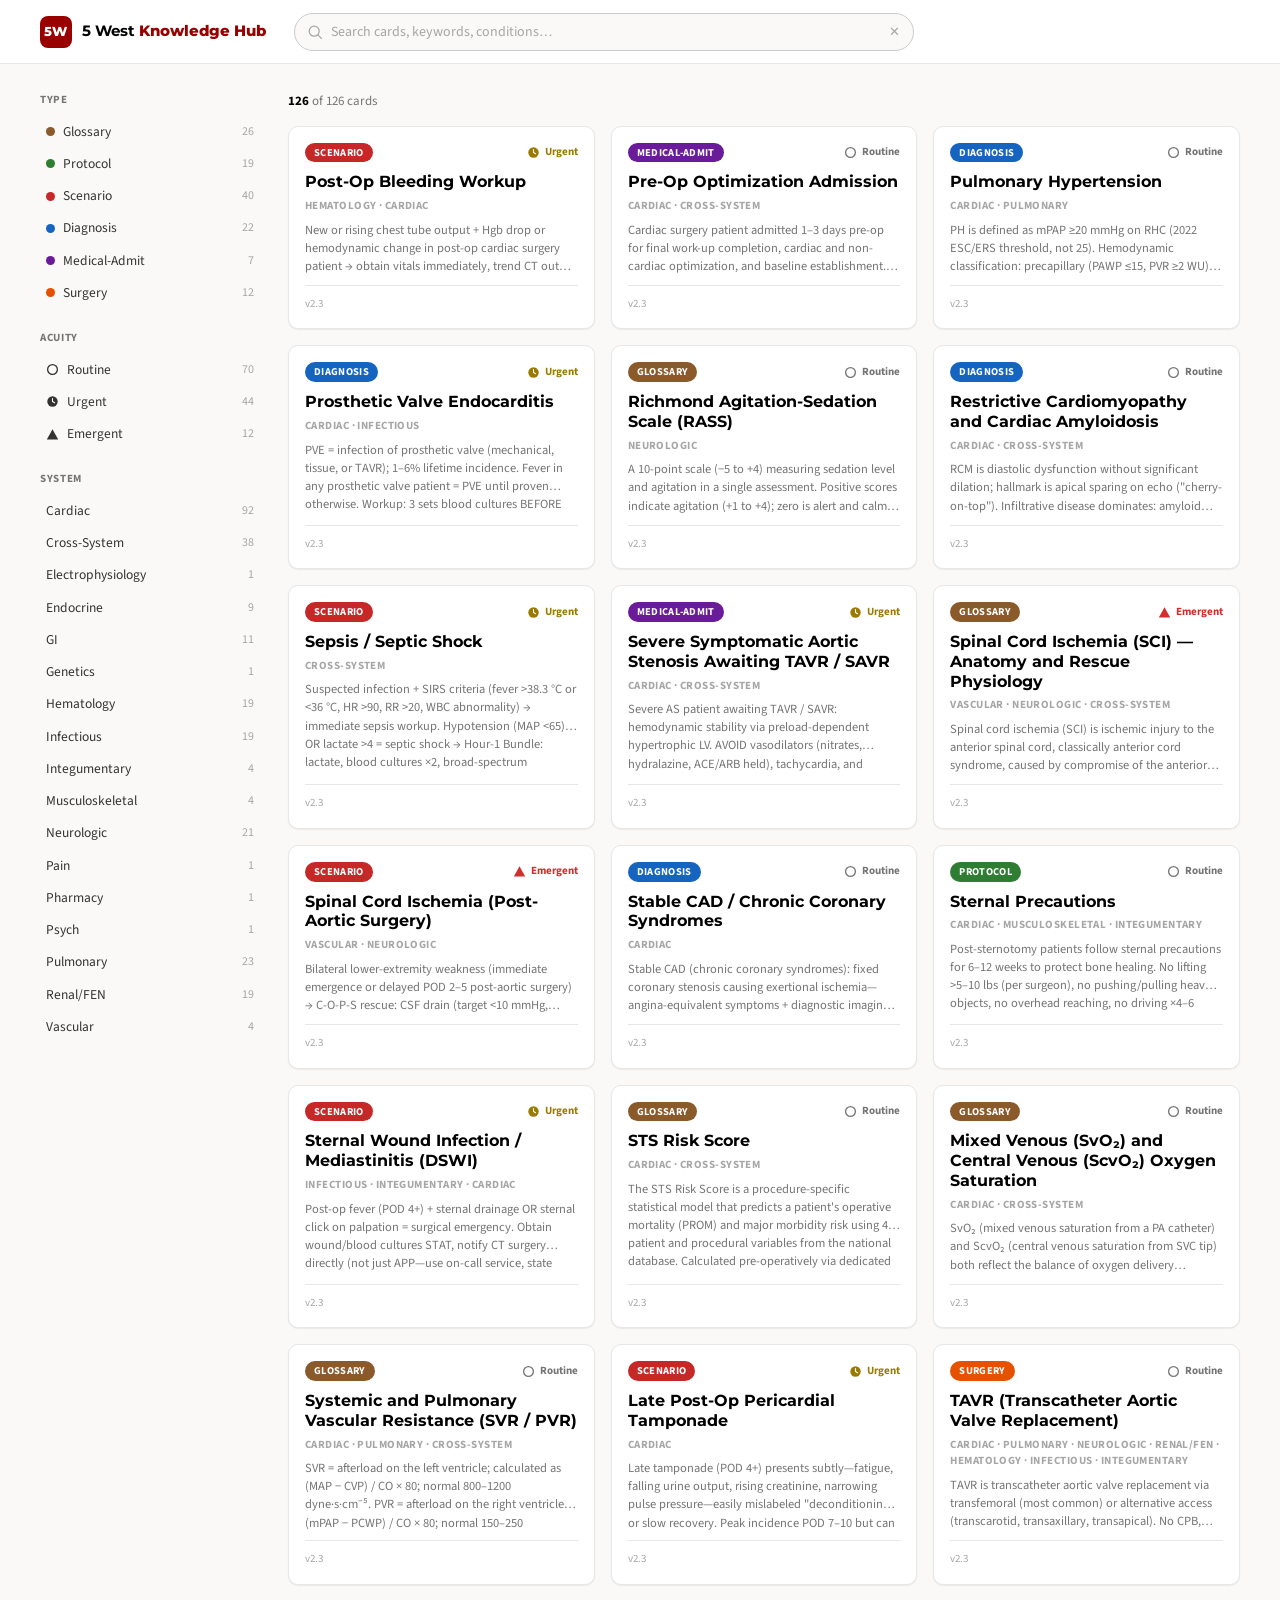
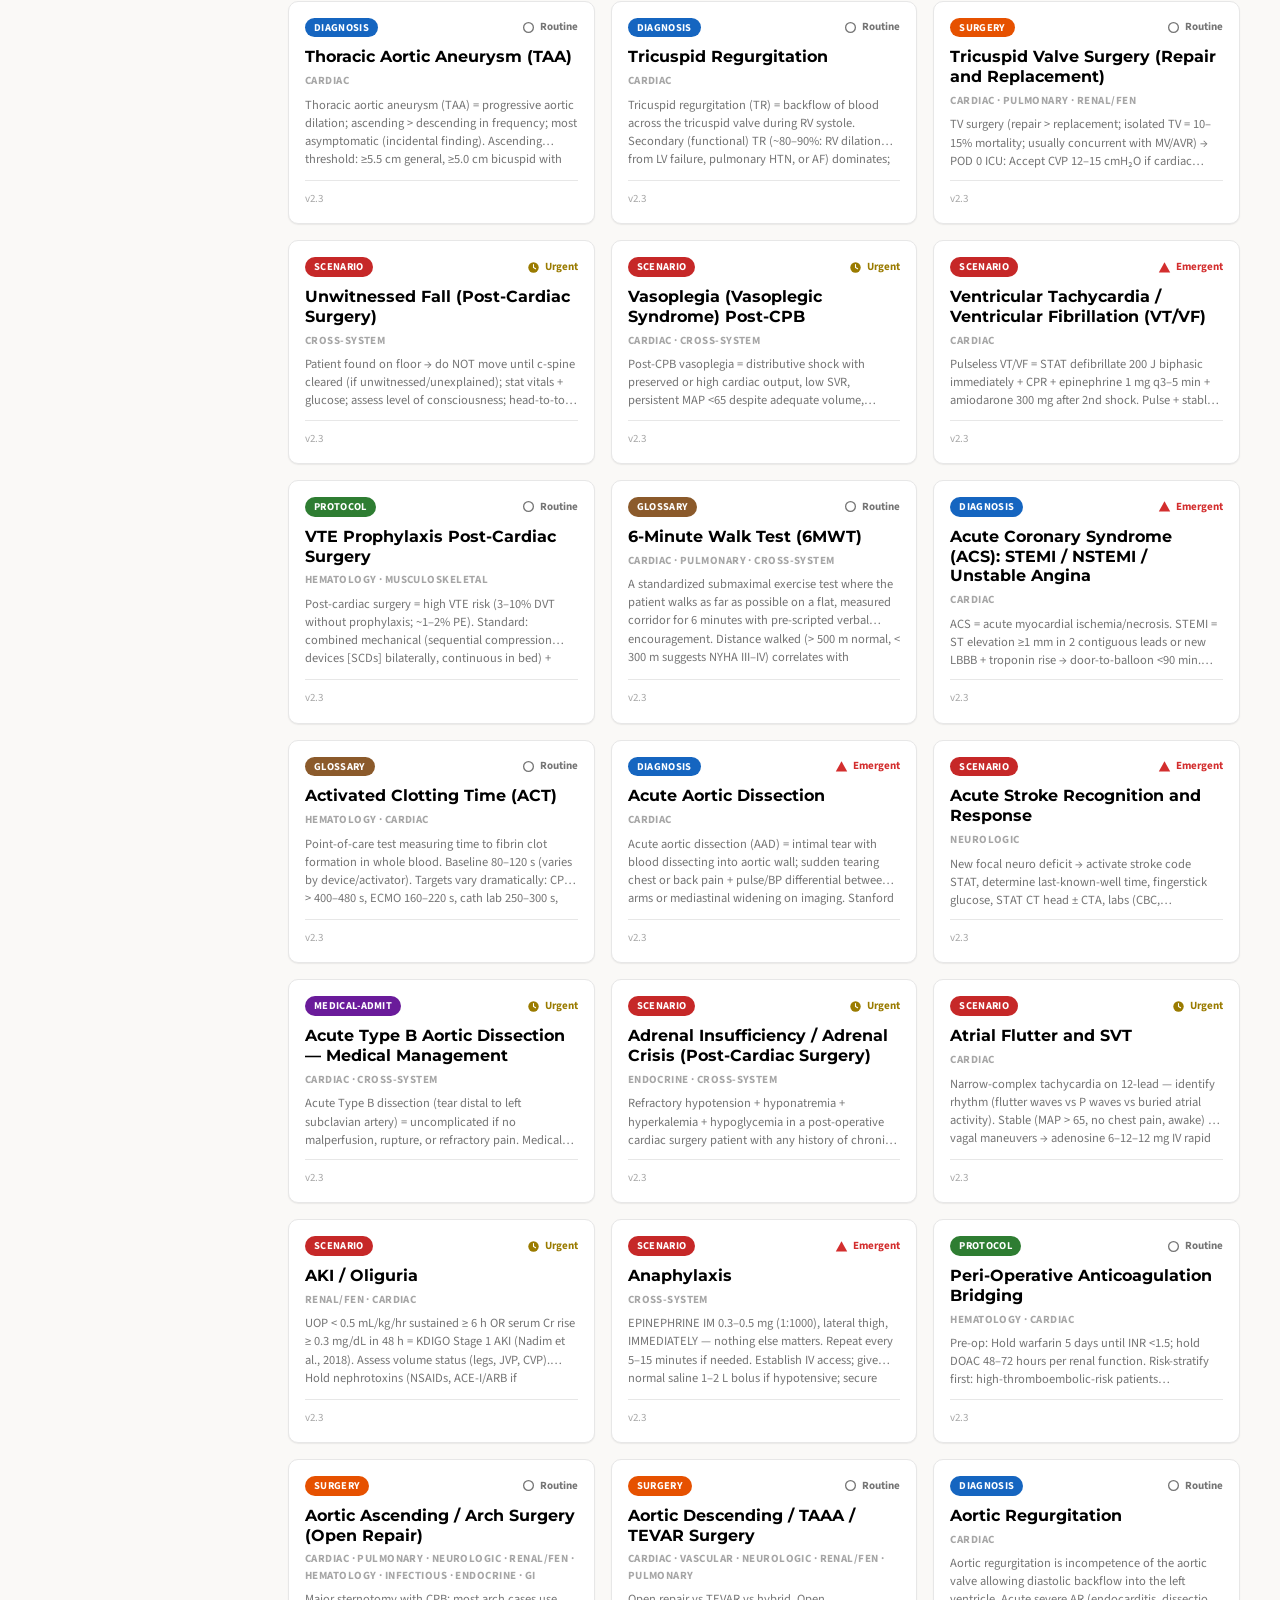
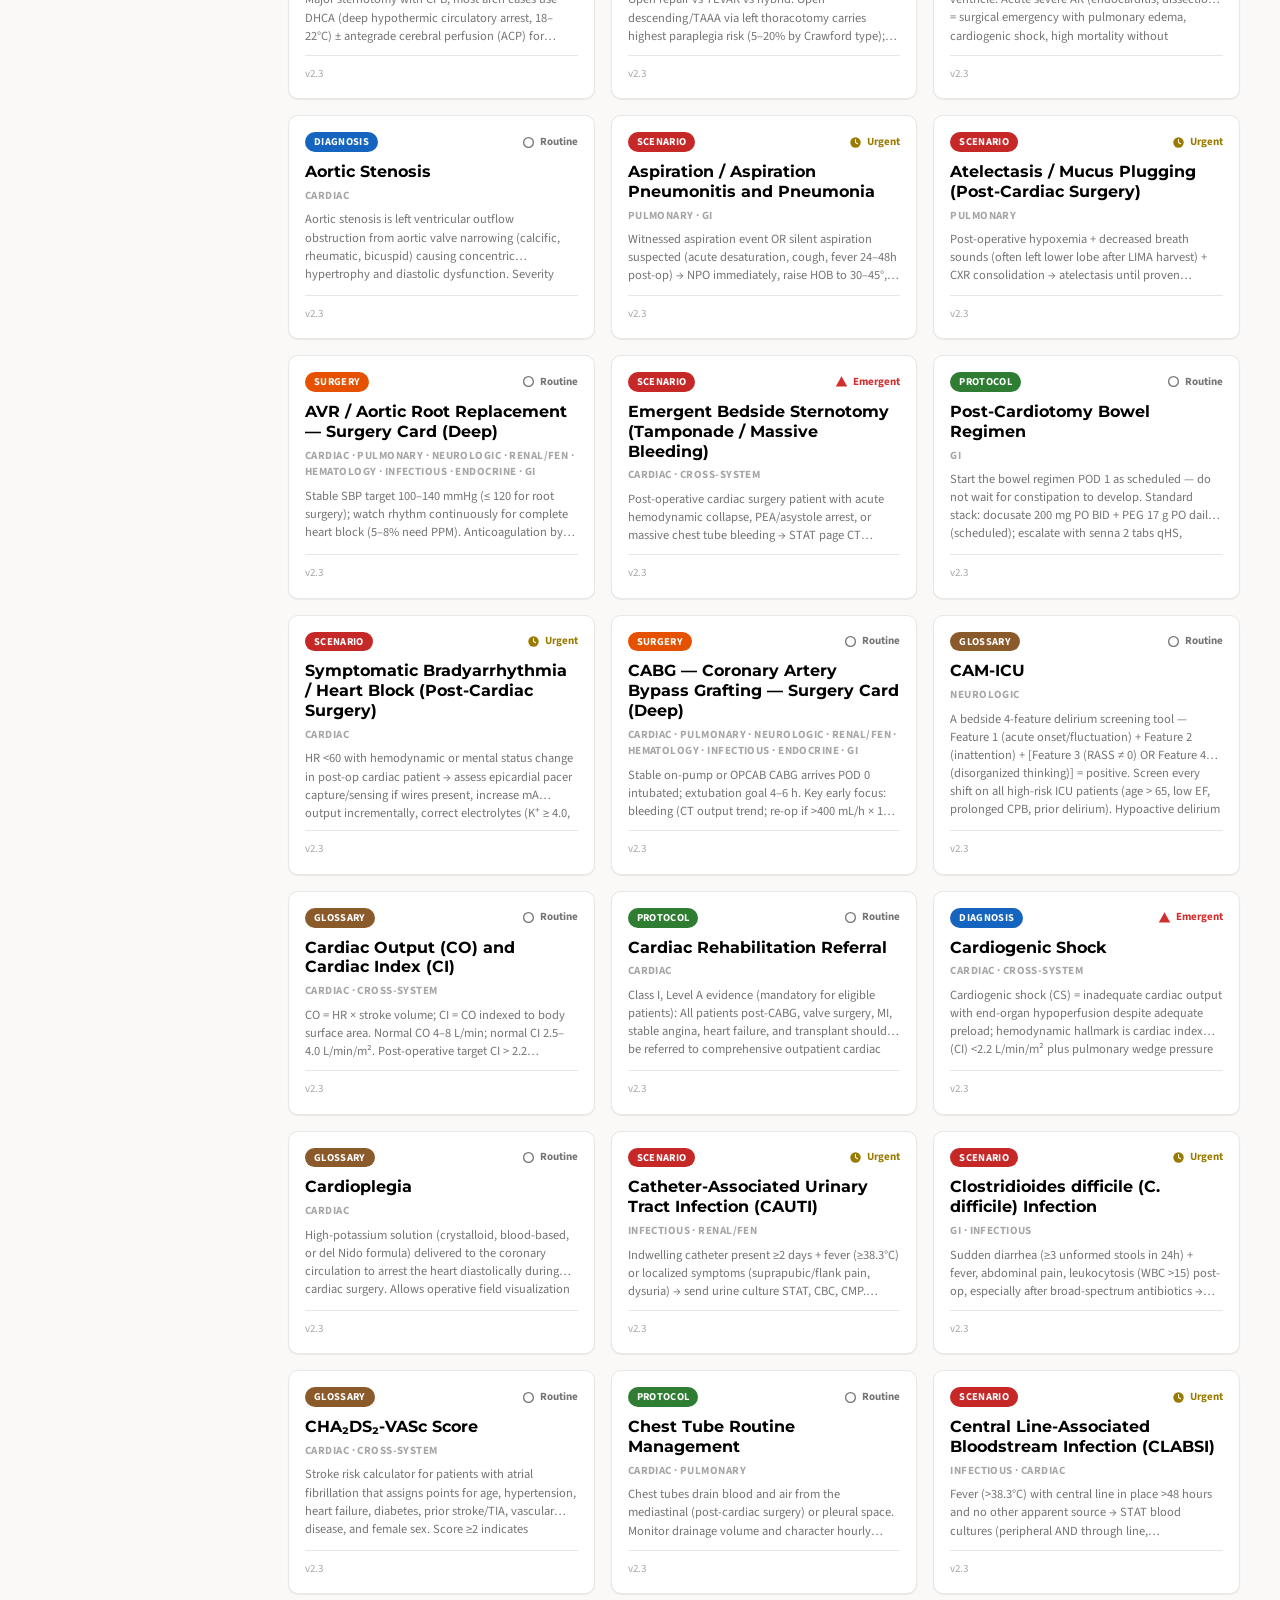
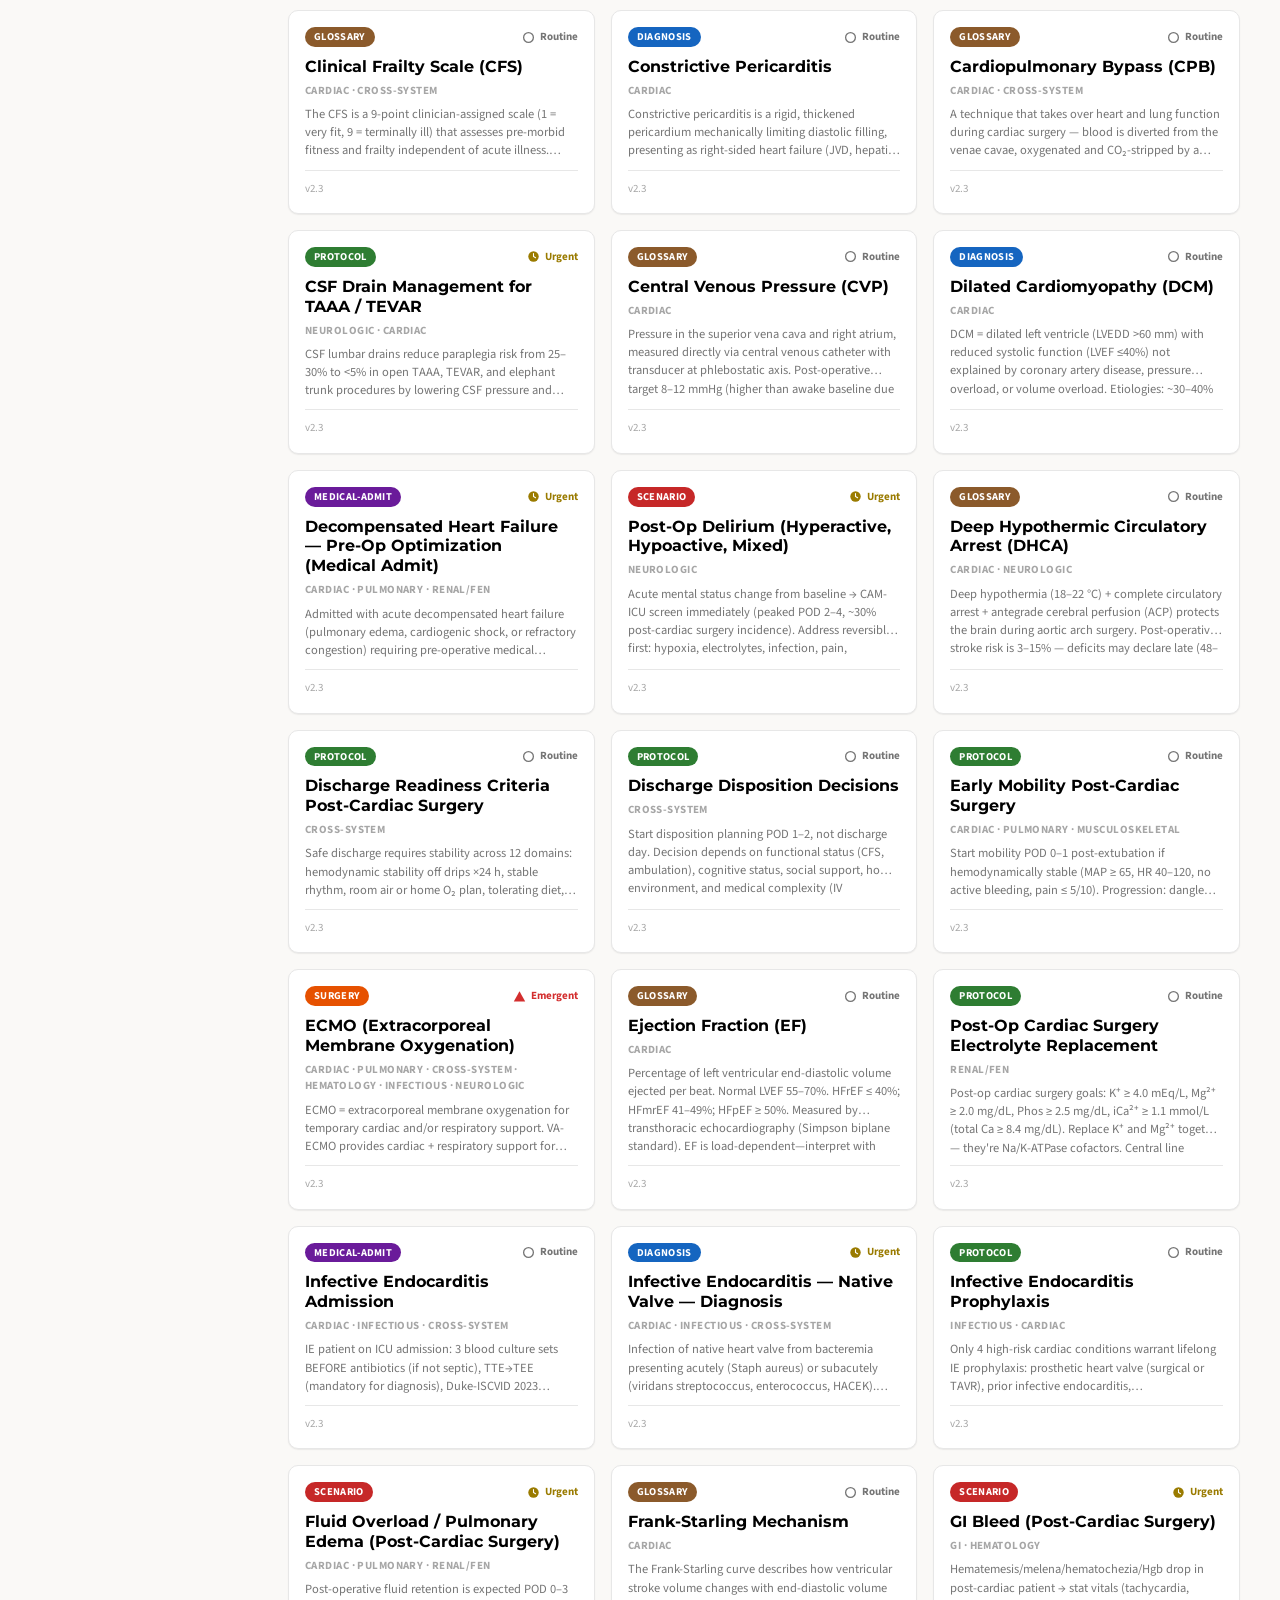
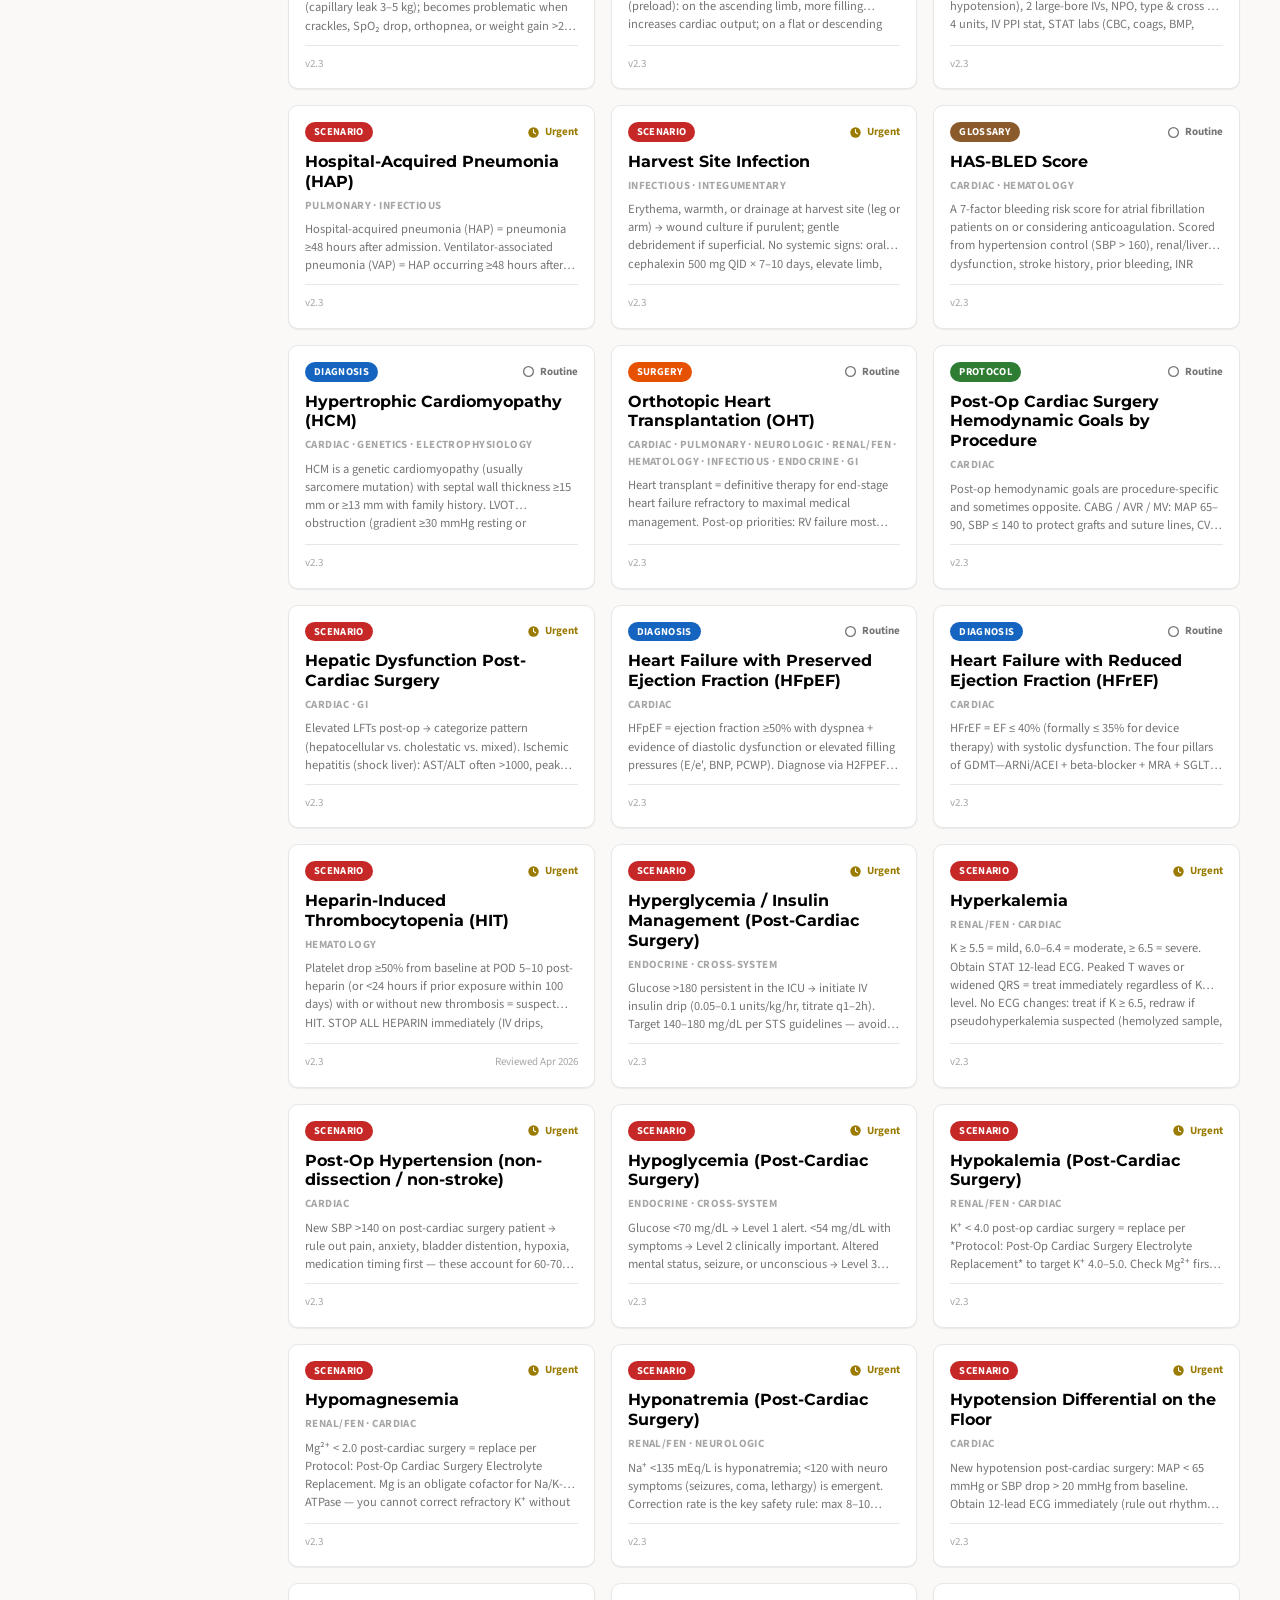
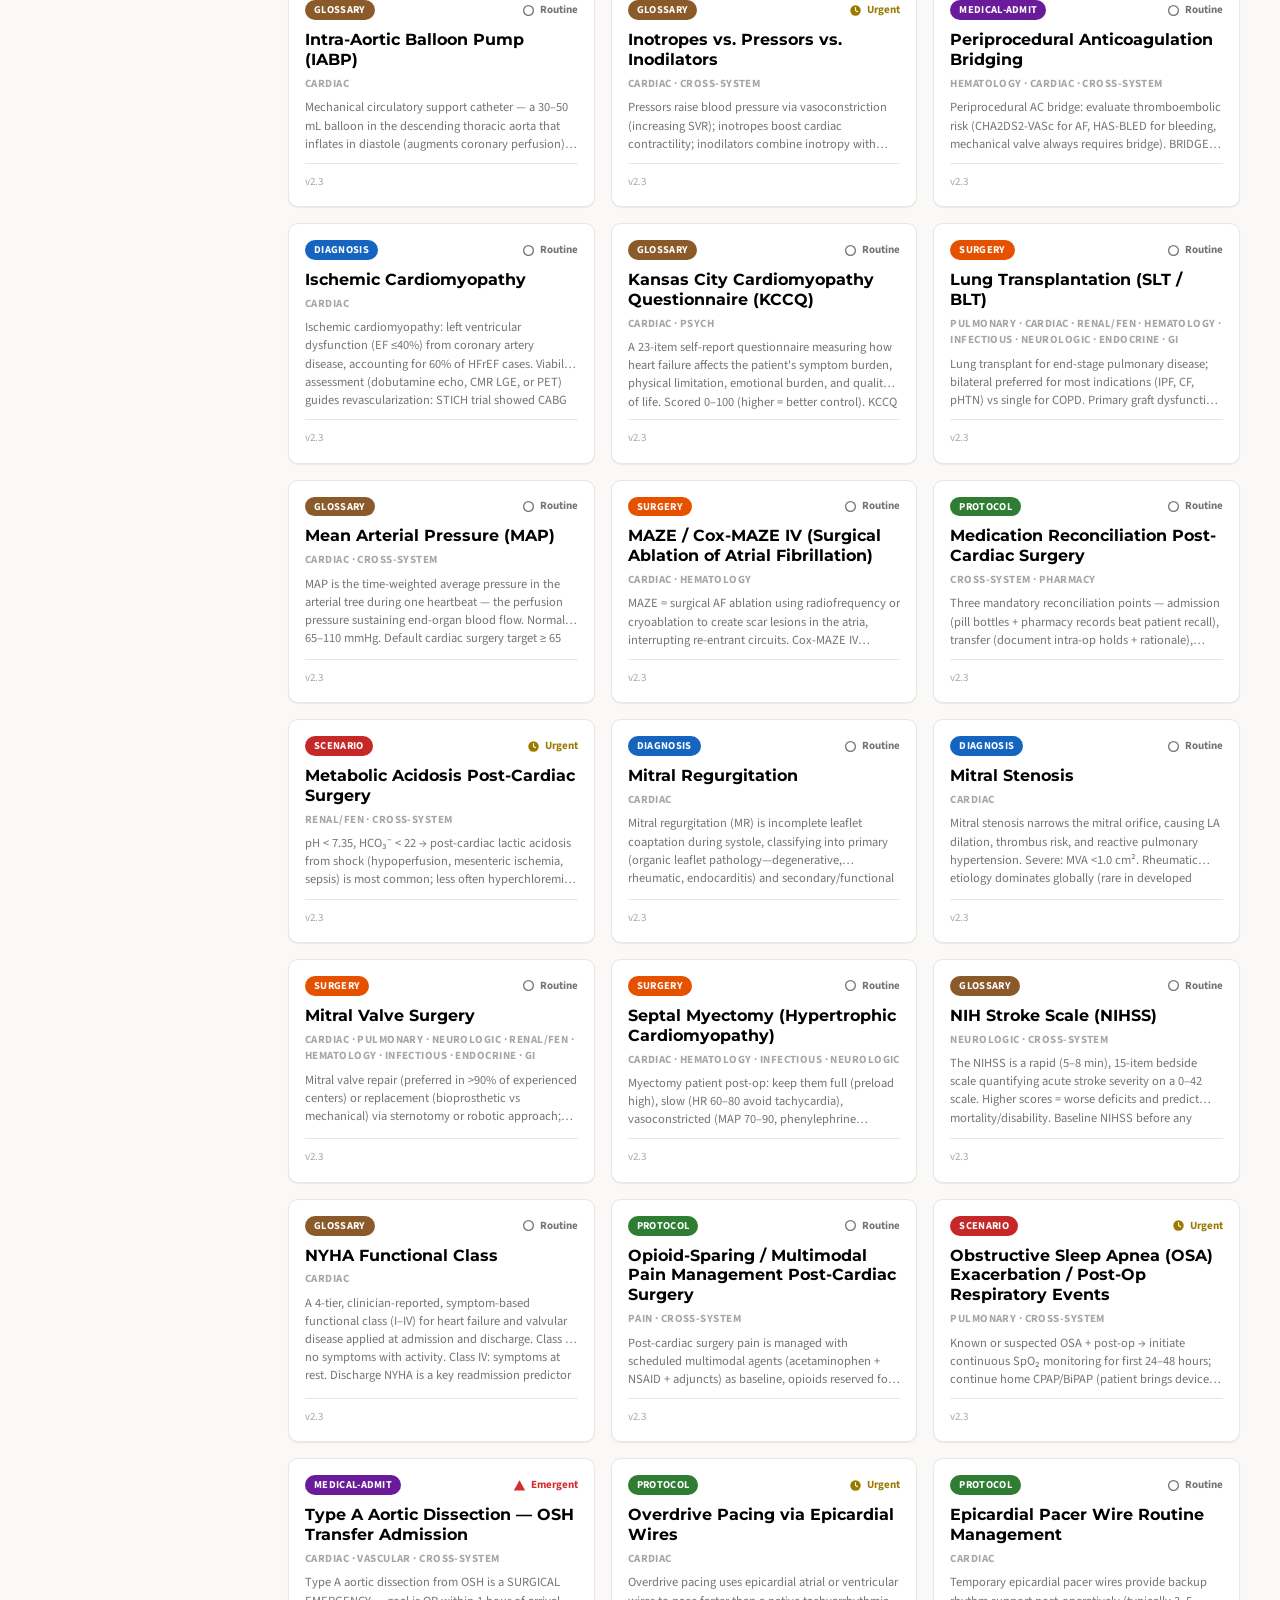
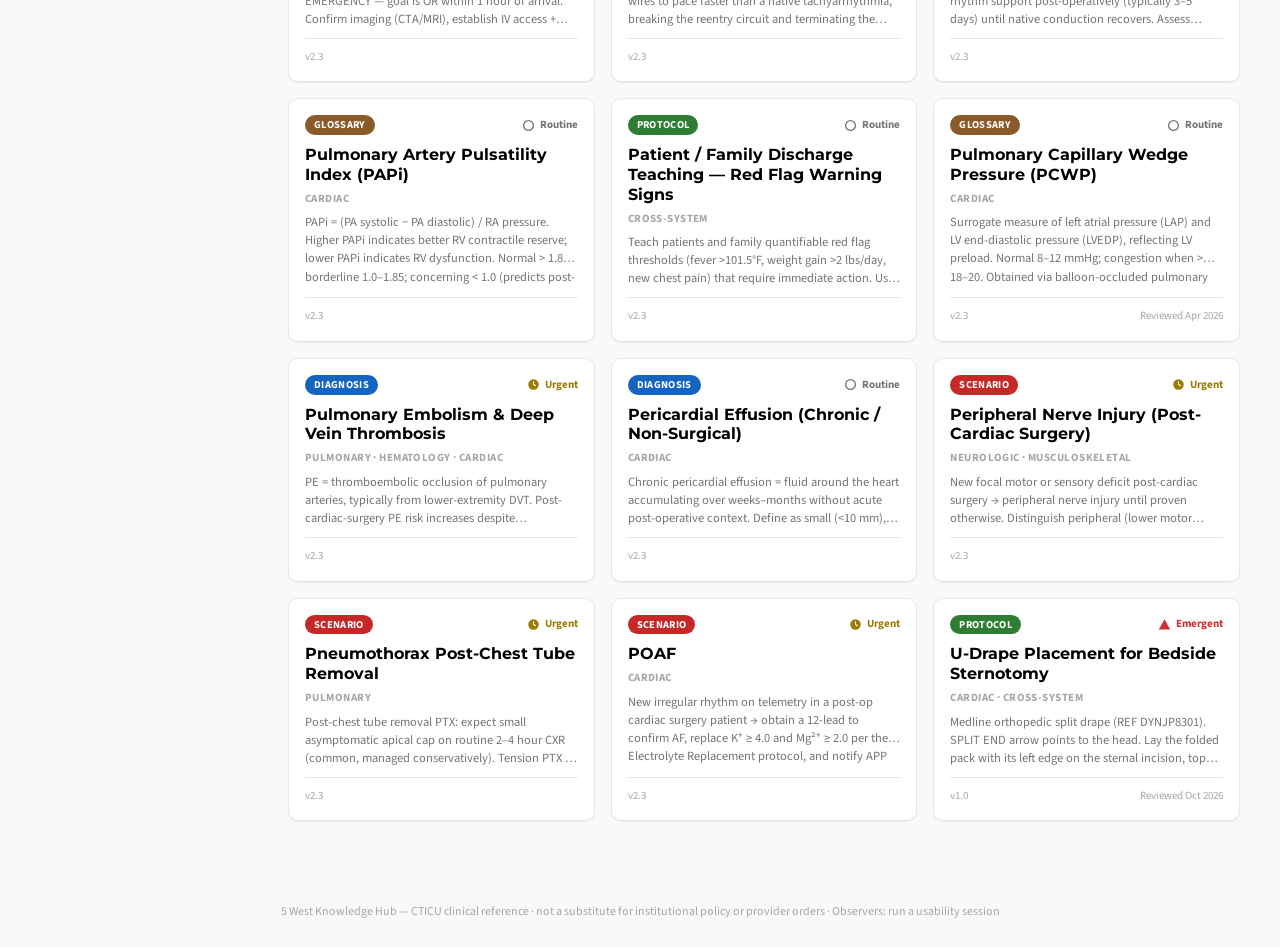
<file: index.html>
<!doctype html>
<html lang="en">
<head>
  <meta charset="utf-8">
  <meta name="viewport" content="width=device-width, initial-scale=1">
  <title>5 West Knowledge Hub</title>
  <meta name="robots" content="noindex, nofollow, noarchive">
  <link rel="icon" href="data:image/svg+xml,<svg xmlns=%22http://www.w3.org/2000/svg%22 viewBox=%220 0 100 100%22><rect width=%22100%22 height=%22100%22 rx=%2218%22 fill=%22%23990000%22/><text x=%2250%22 y=%2266%22 font-size=%2258%22 font-family=%22Georgia,serif%22 font-weight=%22700%22 fill=%22%23fff%22 text-anchor=%22middle%22>5W</text></svg>">
  <link rel="preconnect" href="https://fonts.googleapis.com">
  <link rel="preconnect" href="https://fonts.gstatic.com" crossorigin>
  <link href="https://fonts.googleapis.com/css2?family=Source+Sans+3:ital,wght@0,400;0,600;0,700;0,900;1,400&family=Montserrat:wght@700;800&display=swap" rel="stylesheet">
  <!-- cache-bust manually: bump ?v=N whenever style.css/app.js change --
       caught live: GitHub Pages/CDN caching served a stale stylesheet to a
       verification check even in a brand-new browser tab, while a direct
       no-cache fetch of the same URL showed the current file. Real users
       hitting the site after an update would hit the same staleness. -->
  <link rel="stylesheet" href="css/style.css?v=2">
</head>
<body>

  <header class="topbar">
    <div class="topbar-inner">
      <a href="#/" class="wordmark">
        <span class="wordmark-mark">5W</span>
        <span class="wordmark-text">5 West <strong>Knowledge Hub</strong></span>
      </a>
      <div class="search-shell" id="global-search-shell">
        <svg class="search-icon" viewBox="0 0 20 20" width="16" height="16" aria-hidden="true"><circle cx="9" cy="9" r="6.25" fill="none" stroke="currentColor" stroke-width="1.6"/><line x1="13.6" y1="13.6" x2="18" y2="18" stroke="currentColor" stroke-width="1.6" stroke-linecap="round"/></svg>
        <input type="search" id="global-search" placeholder="Search cards, keywords, conditions…" autocomplete="off" aria-label="Search cards">
        <button type="button" id="global-search-clear" class="search-clear" aria-label="Clear search" hidden>✕</button>
      </div>
    </div>
  </header>

  <main id="app" role="main"></main>

  <footer class="site-footer">
    <span>5 West Knowledge Hub — CTICU clinical reference · not a substitute for institutional policy or provider orders</span>
    <span> · <a href="https://scottbrickner.github.io/hub-pssuq/?hub=5w" target="_blank" rel="noopener" style="color:inherit">Observers: run a usability session</a></span>
  </footer>

  <script src="js/app.js?v=2"></script>
</body>
</html>
</file>
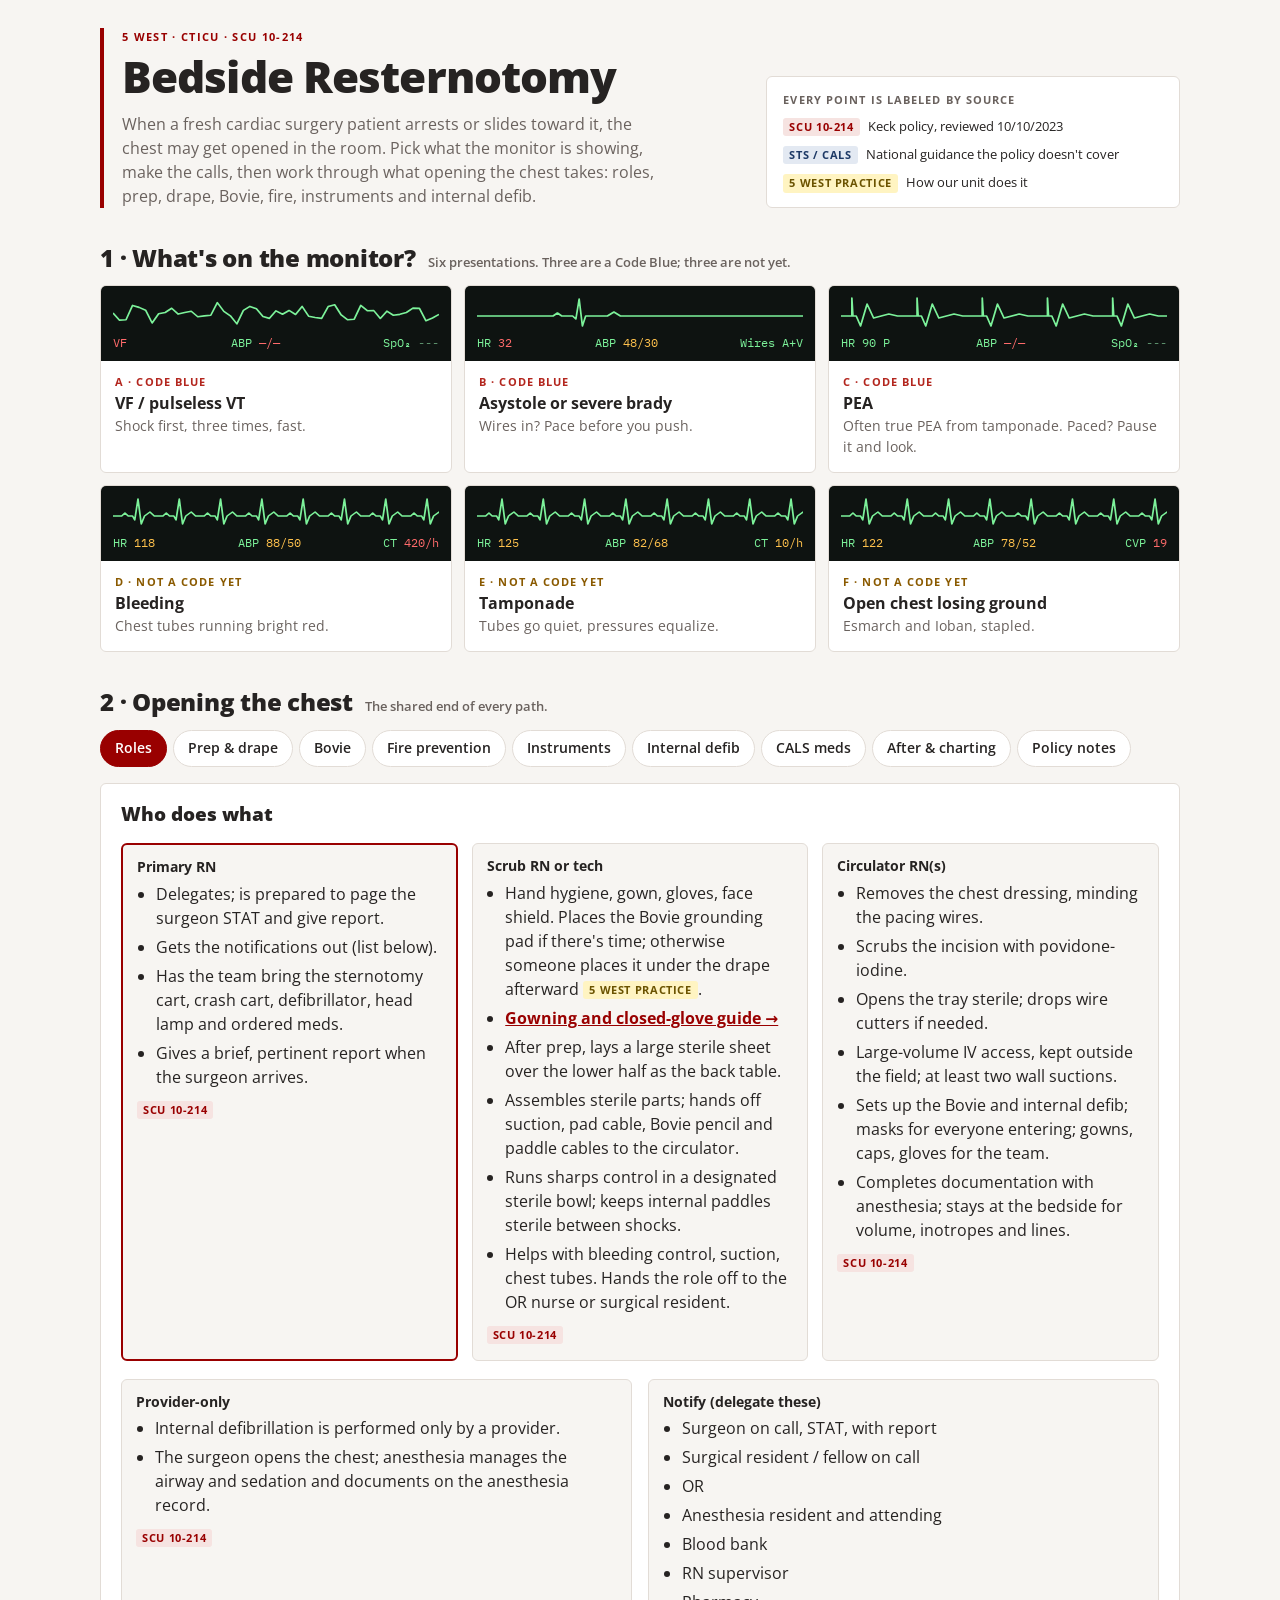
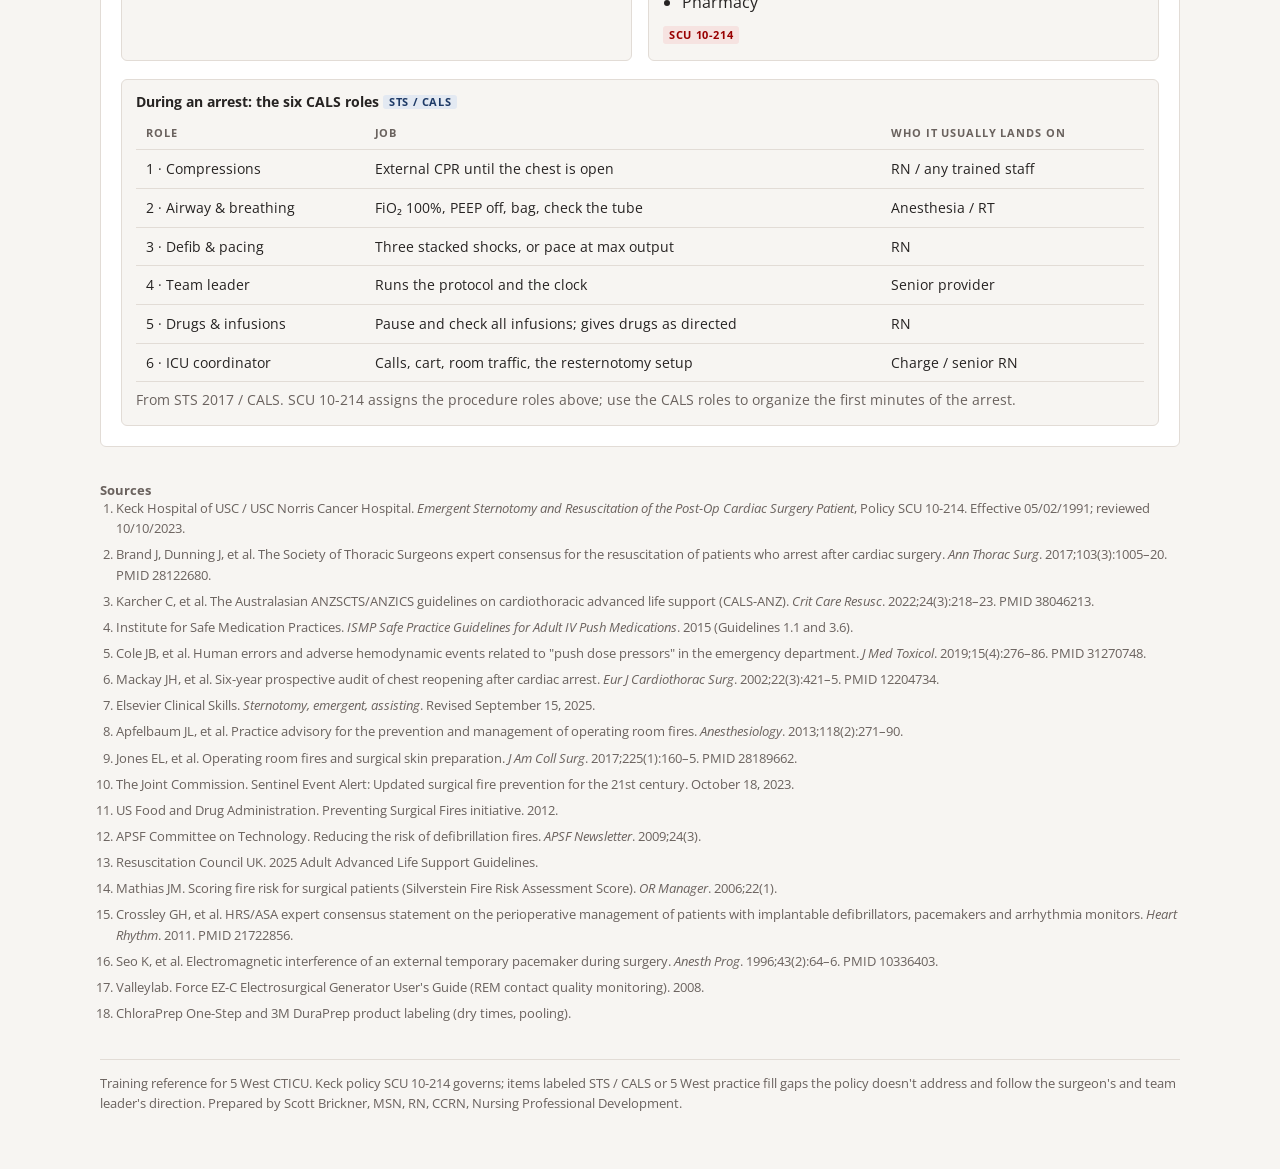
<file: bedside-resternotomy/index.html>
<!doctype html>
<html lang="en">
<head>
<meta charset="utf-8">
<meta name="viewport" content="width=device-width, initial-scale=1, viewport-fit=cover">
<meta name="robots" content="noindex, nofollow">
<style>*,*::before,*::after{box-sizing:border-box}:root{color-scheme:light;padding-top:env(safe-area-inset-top,0px);padding-bottom:env(safe-area-inset-bottom,0px)}body{margin:0}img{max-width:100%}[hidden]{display:none!important}</style>
<title>Bedside Resternotomy</title>
<meta name="claude:viewport-fit-sides" content="cover">
<link rel="preconnect" href="https://fonts.googleapis.com">
<link rel="stylesheet" href="https://fonts.googleapis.com/css2?family=IBM+Plex+Mono:wght@400;500;600&family=Open+Sans:wght@400;500;600;700;800&display=swap">
<style>
/* Layout: 5 West hub tokens (cardinal/gold, Open Sans + Plex Mono). Monitor-strip scenario picker → branching player → "Opening the chest" tabbed reference. */
:root{
  --paper:#F7F5F2; --surface:#FFFFFF; --sunk:#EFEBE6; --ink:#262322; --muted:#6A625E; --line:#E2DCD6;
  --cardinal:#990000; --cardinal-ink:#990000; --gold:#FFCC00; --gold-soft:#FFF4C2; --gold-ink:#6B5300;
  --ok:#2F6E47; --ok-soft:#E3F0E7; --warn:#8A5A00; --warn-soft:#FBEFD6; --crit:#B3261E; --crit-soft:#FBE3E1;
  --mon:#0E1311; --mon-ink:#7CF29A; --mon-dim:#5B8F6B; --mon-red:#FF6B6B; --mon-amb:#FFC24D;
  --src-pol:#990000; --src-pol-soft:#F6E3E1; --src-nat:#1E3A66; --src-nat-soft:#E3E9F2; --src-unit:#6B5300; --src-unit-soft:#FFF4C2;
  --body:"Open Sans",system-ui,-apple-system,"Segoe UI",sans-serif;
  --mono:"IBM Plex Mono",ui-monospace,"SF Mono",Menlo,Consolas,monospace;
  --r:6px;
}
@media (prefers-color-scheme: dark){:root:not([data-theme="light"]){
  --paper:#171413; --surface:#211D1C; --sunk:#2A2524; --ink:#EEE8E3; --muted:#A99F99; --line:#3A3331;
  --cardinal:#B01E1E; --cardinal-ink:#F08A84; --gold-soft:#3A3113; --gold-ink:#FFD84D;
  --ok:#7CC79A; --ok-soft:#1F3328; --warn:#F2C064; --warn-soft:#3A2E17; --crit:#FF8A80; --crit-soft:#3D1F1D;
  --src-pol:#F08A84; --src-pol-soft:#3A2120; --src-nat:#B9CDEE; --src-nat-soft:#1F2733; --src-unit:#FFD84D; --src-unit-soft:#3A3113;
  color-scheme:dark}}
:root[data-theme="dark"]{
  --paper:#171413; --surface:#211D1C; --sunk:#2A2524; --ink:#EEE8E3; --muted:#A99F99; --line:#3A3331;
  --cardinal:#B01E1E; --cardinal-ink:#F08A84; --gold-soft:#3A3113; --gold-ink:#FFD84D;
  --ok:#7CC79A; --ok-soft:#1F3328; --warn:#F2C064; --warn-soft:#3A2E17; --crit:#FF8A80; --crit-soft:#3D1F1D;
  --src-pol:#F08A84; --src-pol-soft:#3A2120; --src-nat:#B9CDEE; --src-nat-soft:#1F2733; --src-unit:#FFD84D; --src-unit-soft:#3A3113;
  color-scheme:dark}

*{box-sizing:border-box}
body{background:var(--paper);color:var(--ink);font-family:var(--body);font-size:15.5px;line-height:1.55;
  padding-left:max(16px,env(safe-area-inset-left,0px));padding-right:max(16px,env(safe-area-inset-right,0px))}
.wrap{max-width:1080px;margin:0 auto;padding-block:28px 56px;display:flex;flex-direction:column;gap:36px}
h1,h2,h3,h4{text-wrap:balance;margin:0;line-height:1.15}
p{margin:0}
ul,ol{margin:0;padding-left:1.2em;display:flex;flex-direction:column;gap:5px}
.mono{font-family:var(--mono);font-variant-numeric:tabular-nums}
button{font:inherit;color:inherit}
:focus-visible{outline:2px solid var(--gold);outline-offset:2px}
a{color:var(--cardinal-ink)}
.eyebrow{font-size:11px;font-weight:700;letter-spacing:.12em;text-transform:uppercase;color:var(--cardinal-ink)}

/* header */
header{display:grid;grid-template-columns:minmax(0,1.5fr) minmax(0,1fr);gap:24px;align-items:end;border-left:4px solid var(--cardinal);padding-left:18px}
header h1{font-size:clamp(30px,5vw,44px);font-weight:800;letter-spacing:-.02em;margin-top:6px}
header .lede{color:var(--muted);max-width:60ch;margin-top:10px}
.legend{background:var(--surface);border:1px solid var(--line);border-radius:var(--r);padding:14px 16px;display:flex;flex-direction:column;gap:8px;font-size:13px}
.legend b{font-size:11px;letter-spacing:.1em;text-transform:uppercase;color:var(--muted)}
.legend div{display:flex;gap:8px;align-items:baseline}

.src{display:inline-block;font-size:10.5px;font-weight:700;letter-spacing:.06em;text-transform:uppercase;border-radius:3px;padding:1px 6px;white-space:nowrap;vertical-align:1px}
.src.pol{color:var(--src-pol);background:var(--src-pol-soft)}
.src.nat{color:var(--src-nat);background:var(--src-nat-soft)}
.src.unit{color:var(--src-unit);background:var(--src-unit-soft)}

h2.sec{font-size:24px;font-weight:800;letter-spacing:-.01em;display:flex;gap:12px;align-items:baseline;flex-wrap:wrap}
h2.sec span{font-size:13px;font-weight:600;color:var(--muted);letter-spacing:0}

/* scenario picker */
.pick{display:grid;grid-template-columns:repeat(3,minmax(0,1fr));gap:12px;margin-top:14px}
.scn{all:unset;box-sizing:border-box;cursor:pointer;display:flex;flex-direction:column;border-radius:var(--r);overflow:hidden;border:1px solid var(--line);background:var(--surface);transition:transform .15s,border-color .15s}
.scn:hover{transform:translateY(-2px);border-color:var(--cardinal)}
.scn:focus-visible{outline:2px solid var(--gold);outline-offset:2px}
.scn[aria-pressed="true"]{border:2px solid var(--cardinal)}
.strip{background:var(--mon);color:var(--mon-ink);font-family:var(--mono);font-size:12px;padding:10px 12px 8px;display:flex;flex-direction:column;gap:4px}
.strip svg{display:block;width:100%;height:34px}
.strip .row{display:flex;justify-content:space-between;gap:8px}
.strip .red{color:var(--mon-red)} .strip .amb{color:var(--mon-amb)} .strip .dim{color:var(--mon-dim)}
.scn .meta{padding:12px 14px 14px;display:flex;flex-direction:column;gap:4px}
.scn .tag{font-size:11px;font-weight:700;letter-spacing:.1em;text-transform:uppercase}
.scn .tag.code{color:var(--crit)} .scn .tag.urg{color:var(--warn)}
.scn h3{font-size:16px;font-weight:700}
.scn p{font-size:13.5px;color:var(--muted)}

/* player */
.player{background:var(--surface);border:1px solid var(--line);border-radius:var(--r);overflow:hidden}
.player[hidden]{display:none}
.p-head{display:flex;gap:16px;align-items:center;justify-content:space-between;flex-wrap:wrap;padding:14px 18px;border-bottom:1px solid var(--line)}
.p-head h3{font-size:18px;font-weight:800}
.dots{display:flex;gap:6px}
.dots i{width:22px;height:5px;border-radius:3px;background:var(--line)}
.dots i.on{background:var(--cardinal)} .dots i.done{background:var(--ok)}
.vign{background:var(--mon);color:var(--mon-ink);font-family:var(--mono);font-size:13.5px;padding:14px 18px;display:grid;grid-template-columns:minmax(0,1fr) auto;gap:6px 24px}
.vign .story{color:#DDE8E0;font-family:var(--body);font-size:14.5px;grid-column:1/-1;line-height:1.5}
.vign .vit{display:flex;flex-wrap:wrap;gap:6px 18px}
.vign .vit span b{font-weight:600}
.p-body{padding:18px;display:flex;flex-direction:column;gap:14px}
.q{font-size:17px;font-weight:700}
.opts{display:flex;flex-direction:column;gap:8px}
.opt{all:unset;box-sizing:border-box;cursor:pointer;border:1px solid var(--line);border-radius:var(--r);padding:11px 14px;background:var(--paper);display:flex;gap:10px;align-items:flex-start}
.opt:hover{border-color:var(--ink)}
.opt:focus-visible{outline:2px solid var(--gold);outline-offset:2px}
.opt .k{font-family:var(--mono);font-weight:600;color:var(--muted);min-width:1.2em}
.opt.right{border-color:var(--ok);background:var(--ok-soft)}
.opt.wrong{border-color:var(--crit);background:var(--crit-soft)}
.opt[disabled]{cursor:default}
.fb{border-left:4px solid var(--ok);background:var(--ok-soft);padding:12px 14px;border-radius:0 var(--r) var(--r) 0;display:flex;flex-direction:column;gap:8px}
.fb.no{border-color:var(--crit);background:var(--crit-soft)}
.fb b.v{font-size:13px;letter-spacing:.06em;text-transform:uppercase}
.p-nav{display:flex;gap:10px;justify-content:flex-end;flex-wrap:wrap}
.btn{all:unset;box-sizing:border-box;cursor:pointer;font-weight:700;font-size:14px;padding:9px 16px;border-radius:var(--r);background:var(--cardinal);color:#fff}
.btn.ghost{background:transparent;color:var(--ink);border:1px solid var(--line)}
.btn:focus-visible{outline:2px solid var(--gold);outline-offset:2px}
.btn[hidden]{display:none}

/* tabs */
.tabs{display:flex;gap:6px;overflow-x:auto;padding-bottom:4px;margin-top:14px;scrollbar-width:thin}
.tab{all:unset;box-sizing:border-box;cursor:pointer;white-space:nowrap;border:1px solid var(--line);background:var(--surface);border-radius:999px;padding:7px 14px;font-size:13.5px;font-weight:600}
.tab[aria-selected="true"]{background:var(--cardinal);border-color:var(--cardinal);color:#fff}
.tab:focus-visible{outline:2px solid var(--gold);outline-offset:2px}
.panel{background:var(--surface);border:1px solid var(--line);border-radius:var(--r);padding:20px;margin-top:12px;display:flex;flex-direction:column;gap:18px}
.panel h3{font-size:19px;font-weight:800}
.panel h4{font-size:14px;font-weight:700;margin-bottom:6px}
.grid2{display:grid;grid-template-columns:repeat(2,minmax(0,1fr));gap:16px}
.grid3{display:grid;grid-template-columns:repeat(3,minmax(0,1fr));gap:14px}
.box{border:1px solid var(--line);border-radius:var(--r);padding:14px;background:var(--paper);min-width:0}
.box.hl{border-color:var(--cardinal);border-width:2px}
.note{font-size:13.5px;color:var(--muted)}
.call{border-left:4px solid var(--gold);background:var(--gold-soft);padding:12px 14px;border-radius:0 var(--r) var(--r) 0;font-size:14.5px}
.call.crit{border-color:var(--crit);background:var(--crit-soft)}

/* energy ladder */
.ladder{display:flex;align-items:flex-end;gap:8px;height:150px;padding-top:6px}
.rung{flex:1;display:flex;flex-direction:column;justify-content:flex-end;align-items:center;gap:6px;min-width:0}
.rung i{display:block;width:100%;border-radius:4px 4px 0 0;background:var(--cardinal)}
.rung b{font-family:var(--mono);font-size:15px}
.rung.cap{opacity:.95}
.ceiling{font-family:var(--mono);font-size:12px;color:var(--crit);border-top:2px dashed var(--crit);padding-top:4px}

/* instruments */
.seg{display:inline-flex;border:1px solid var(--line);border-radius:999px;overflow:hidden}
.seg button{all:unset;cursor:pointer;padding:7px 14px;font-size:13.5px;font-weight:600}
.seg button[aria-pressed="true"]{background:var(--ink);color:var(--paper)}
.seg button:focus-visible{outline:2px solid var(--gold);outline-offset:-2px}
.inst{display:grid;grid-template-columns:repeat(3,minmax(0,1fr));gap:12px}
.inst[hidden]{display:none}
@media (max-width:860px){.inst{grid-template-columns:repeat(2,minmax(0,1fr))}}
@media (max-width:460px){.inst{grid-template-columns:1fr}}
.tool{border:1px solid var(--line);border-radius:var(--r);padding:14px;background:var(--paper);display:flex;flex-direction:column;gap:6px}
.tool .ph{display:flex;align-items:center;justify-content:center;background:#fff;border-radius:4px;height:120px;padding:6px}
.tool .ph img{max-width:100%;max-height:108px;object-fit:contain;display:block}
.tool .where{font-size:13px;background:var(--sunk);border-radius:4px;padding:6px 8px;color:var(--ink)}
.tool .where b{font-size:10.5px;letter-spacing:.08em;text-transform:uppercase;color:var(--muted);display:block}
.cart{display:grid;grid-template-columns:minmax(0,1fr) 150px;gap:10px;align-items:stretch}
.cart .stack{display:flex;flex-direction:column;gap:6px}
.cart .lvl{border:2px solid var(--ink);border-radius:4px;padding:8px 10px;background:var(--surface);font-size:13.5px}
.cart .lvl b{display:block;font-size:11px;letter-spacing:.08em;text-transform:uppercase;color:var(--cardinal-ink)}
.cart .lvl.top{border-style:dashed}
.cart .side{border:2px dashed var(--muted);border-radius:4px;padding:8px 10px;font-size:13.5px;display:flex;flex-direction:column;justify-content:center}
.cart .side b{display:block;font-size:11px;letter-spacing:.08em;text-transform:uppercase;color:var(--cardinal-ink)}
.cart .wheels{display:flex;justify-content:space-between;padding:0 18px}
.cart .wheels i{width:16px;height:16px;border-radius:50%;background:var(--ink);display:block}
@media (max-width:520px){.cart{grid-template-columns:1fr}}
.tool h4{margin:0}
.tool p{font-size:13.5px;color:var(--muted)}
.tool .ord{font-family:var(--mono);font-size:12px;color:var(--cardinal-ink);font-weight:600}

/* fire triangle */
.tri{display:grid;grid-template-columns:repeat(3,minmax(0,1fr));gap:12px}
.tri .box h4{display:flex;gap:8px;align-items:center}
.tri .dot{width:10px;height:10px;border-radius:50%;display:inline-block}

table.t{width:100%;border-collapse:collapse;font-size:14px}
.t th,.t td{text-align:left;vertical-align:top;padding:8px 10px;border-bottom:1px solid var(--line)}
.t th{font-size:11px;letter-spacing:.08em;text-transform:uppercase;color:var(--muted)}
.tw{overflow-x:auto}

.refs{font-size:13px;color:var(--muted)}
.refs ol{gap:6px}
footer{font-size:12.5px;color:var(--muted);border-top:1px solid var(--line);padding-top:14px}

@media (max-width:860px){
  header,.grid2,.grid3,.tri{grid-template-columns:1fr}
  .pick{grid-template-columns:repeat(2,minmax(0,1fr))}
}
@media (max-width:520px){ .pick{grid-template-columns:1fr} }
@media (prefers-reduced-motion:reduce){ .scn{transition:none} .scn:hover{transform:none} }
</style>
</head>
<body>


<div class="wrap">
<header>
  <div>
    <div class="eyebrow">5 West · CTICU · SCU 10-214</div>
    <h1>Bedside Resternotomy</h1>
    <p class="lede">When a fresh cardiac surgery patient arrests or slides toward it, the chest may get opened in the room. Pick what the monitor is showing, make the calls, then work through what opening the chest takes: roles, prep, drape, Bovie, fire, instruments and internal defib.</p>
  </div>
  <div class="legend" aria-label="Source labels">
    <b>Every point is labeled by source</b>
    <div><span class="src pol">SCU 10-214</span> Keck policy, reviewed 10/10/2023</div>
    <div><span class="src nat">STS / CALS</span> National guidance the policy doesn't cover</div>
    <div><span class="src unit">5 West practice</span> How our unit does it</div>
  </div>
</header>

<section aria-labelledby="h-start">
  <h2 class="sec" id="h-start">1 · What's on the monitor? <span>Six presentations. Three are a Code Blue; three are not yet.</span></h2>
  <div class="pick" id="pick"></div>
  <div class="player" id="player" hidden>
    <div class="p-head"><h3 id="p-title"></h3><div class="dots" id="dots" aria-hidden="true"></div></div>
    <div class="vign" id="vign"></div>
    <div class="p-body">
      <p class="q" id="q"></p>
      <div class="opts" id="opts" role="group"></div>
      <div id="fb" aria-live="polite"></div>
      <div class="p-nav">
        <button class="btn ghost" type="button" id="b-pick">Pick another</button>
        <button class="btn" type="button" id="b-next" hidden>Next</button>
      </div>
    </div>
  </div>
</section>

<section id="open" aria-labelledby="h-open">
  <h2 class="sec" id="h-open">2 · Opening the chest <span>The shared end of every path.</span></h2>
  <div class="tabs" role="tablist" id="tabs"></div>
  <div id="panels"></div>
</section>

<section class="refs" aria-labelledby="h-refs">
  <h4 id="h-refs">Sources</h4>
  <ol id="reflist">
    <li>Keck Hospital of USC / USC Norris Cancer Hospital. <i>Emergent Sternotomy and Resuscitation of the Post-Op Cardiac Surgery Patient</i>, Policy SCU 10-214. Effective 05/02/1991; reviewed 10/10/2023.</li>
    <li>Brand J, Dunning J, et al. The Society of Thoracic Surgeons expert consensus for the resuscitation of patients who arrest after cardiac surgery. <i>Ann Thorac Surg</i>. 2017;103(3):1005–20. PMID 28122680.</li>
    <li>Karcher C, et al. The Australasian ANZSCTS/ANZICS guidelines on cardiothoracic advanced life support (CALS-ANZ). <i>Crit Care Resusc</i>. 2022;24(3):218–23. PMID 38046213.</li>
    <li>Institute for Safe Medication Practices. <i>ISMP Safe Practice Guidelines for Adult IV Push Medications</i>. 2015 (Guidelines 1.1 and 3.6).</li>
    <li>Cole JB, et al. Human errors and adverse hemodynamic events related to "push dose pressors" in the emergency department. <i>J Med Toxicol</i>. 2019;15(4):276–86. PMID 31270748.</li>
    <li>Mackay JH, et al. Six-year prospective audit of chest reopening after cardiac arrest. <i>Eur J Cardiothorac Surg</i>. 2002;22(3):421–5. PMID 12204734.</li>
    <li>Elsevier Clinical Skills. <i>Sternotomy, emergent, assisting</i>. Revised September 15, 2025.</li>
    <li>Apfelbaum JL, et al. Practice advisory for the prevention and management of operating room fires. <i>Anesthesiology</i>. 2013;118(2):271–90.</li>
    <li>Jones EL, et al. Operating room fires and surgical skin preparation. <i>J Am Coll Surg</i>. 2017;225(1):160–5. PMID 28189662.</li>
    <li>The Joint Commission. Sentinel Event Alert: Updated surgical fire prevention for the 21st century. October 18, 2023.</li>
    <li>US Food and Drug Administration. Preventing Surgical Fires initiative. 2012.</li>
    <li>APSF Committee on Technology. Reducing the risk of defibrillation fires. <i>APSF Newsletter</i>. 2009;24(3).</li>
    <li>Resuscitation Council UK. 2025 Adult Advanced Life Support Guidelines.</li>
    <li>Mathias JM. Scoring fire risk for surgical patients (Silverstein Fire Risk Assessment Score). <i>OR Manager</i>. 2006;22(1).</li>
    <li>Crossley GH, et al. HRS/ASA expert consensus statement on the perioperative management of patients with implantable defibrillators, pacemakers and arrhythmia monitors. <i>Heart Rhythm</i>. 2011. PMID 21722856.</li>
    <li>Seo K, et al. Electromagnetic interference of an external temporary pacemaker during surgery. <i>Anesth Prog</i>. 1996;43(2):64–6. PMID 10336403.</li>
    <li>Valleylab. Force EZ-C Electrosurgical Generator User's Guide (REM contact quality monitoring). 2008.</li>
    <li>ChloraPrep One-Step and 3M DuraPrep product labeling (dry times, pooling).</li>
  </ol>
</section>

<footer>Training reference for 5 West CTICU. Keck policy SCU 10-214 governs; items labeled STS / CALS or 5 West practice fill gaps the policy doesn't address and follow the surgeon's and team leader's direction. Prepared by Scott Brickner, MSN, RN, CCRN, Nursing Professional Development.</footer>
</div>

<script>
const S = {pol:'<span class="src pol">SCU 10-214</span>', nat:'<span class="src nat">STS / CALS</span>', unit:'<span class="src unit">5 West practice</span>', els:'<span class="src nat">Elsevier 2025</span>'};

/* ---------- shared nodes ---------- */
const AIRWAY = {
  q:'Respiratory therapy is at the head of the bed. What happens to the ventilator?',
  opts:[
    {t:'FiO₂ to 100%, PEEP off, switch to the bag to confirm tube position and cuff, then listen to both sides.', ok:true,
     fb:`${S.pol} Airway and ventilation, items a–c. PEEP cuts venous return to a heart that’s already failing to fill, and bagging lets you feel and see the tube. Listen bilaterally to rule out a pneumothorax or hemothorax.`},
    {t:'Increase PEEP to recruit and improve oxygenation.', fb:`Opposite direction. ${S.pol} says switch PEEP <b>off</b>: positive pressure lowers venous return when the heart can least afford it.`},
    {t:'Leave the settings alone so you don’t add another variable.', fb:`${S.pol} calls for FiO₂ 100% and PEEP off, then a bag check of the ETT and cuff. A displaced tube or tension pneumothorax is a reversible cause you’d miss.`}
  ]};
const DRIPS = {
  q:'Six infusions are running. Someone asks what to do with them.',
  opts:[
    {t:'Pause and check all of them. Restart only what the team leader asks for.', ok:true,
     fb:`${S.nat} STS 2017 and CALS-ANZ: stop all infusions, then check. A runaway pressor or vasodilator can be the cause, and after ROSC the restart is deliberate. SCU 10-214 doesn’t address this; follow the team leader.`},
    {t:'Turn the pressors up to support pressure.', fb:`${S.nat} The CALS approach is to pause and check every infusion first. An infusion error can be what caused the arrest.`},
    {t:'Leave them running; they were fine an hour ago.', fb:`${S.nat} STS and CALS both say pause and check all infusions during the arrest.`}
  ]};
const STAGE = {
  q:'The surgeon is on the way and will decide bedside vs OR. What do you set in motion now?',
  opts:[
    {t:'Delegate the calls (surgeon STAT, fellow/resident, OR, anesthesia resident and attending, blood bank, RN supervisor, pharmacy) and have the team bring the sternotomy cart, crash cart, defibrillator, head lamp and ordered meds. Send someone to the OR for the Bovie.', ok:true,
     fb:`${S.pol} Pre-procedure 1–3. The Bovie machine lives in the OR, so it needs a runner the moment this is a possibility. Give a brief, pertinent report when the surgeon walks in.`},
    {t:'Wait until the surgeon examines the patient before calling anyone else.', fb:`${S.pol} has the primary nurse delegate the notifications and bring equipment <b>before</b> the surgeon arrives. Everything on that list takes minutes to arrive.`},
    {t:'Strip and milk the chest tubes hard until output resumes.', fb:`That’s not in SCU 10-214, and it doesn’t replace getting the team and equipment moving. Follow your chest tube orders and keep staging.`}
  ]};
const PREP = {
  q:'The decision is bedside. How do you prepare the patient?',
  opts:[
    {t:'Lay them flat, keep ventilation going, make sure sedation is ordered and given, and confirm consent if there’s time.', ok:true,
     fb:`${S.pol} Patient preparation a–e: flat, ventilation maintained, sedation is necessary, explain to patient and family and check consent if time allows. In an acute emergency, consent may not be possible.`},
    {t:'Raise the head of the bed to 30° for aspiration precautions.', fb:`${S.pol} says position the patient <b>flat</b>. The surgeon needs the chest level and accessible.`},
    {t:'Hold sedation so you can keep following the neuro exam.', fb:`${S.pol}: "Sedation is necessary." Have sedatives, analgesia and paralytics ordered by the provider at the bedside.`}
  ]};

/* ---------- scenarios ---------- */
const SCN = [
 {id:'A', tag:'Code Blue', cls:'code', title:'VF / pulseless VT', blurb:'Shock first, three times, fast.',
  wave:'vf', strip:['<span class="red">VF</span>','ABP <span class="red">—/—</span>','SpO₂ <span class="dim">---</span>'],
  story:'POD 0, CABG ×3, four hours out of the OR. The monitor goes to VF. The arterial line is flat. Epicardial wires and two chest tubes are in.',
  vit:['HR <b>VF</b>','ABP <b class="red">flat</b>','EtCO₂ <b>8</b>','Wires <b>A+V</b>'],
  nodes:[
   {q:'First move?',
    opts:[
     {t:'Call a Code Blue and shock up to three times in rapid succession.', ok:true,
      fb:`${S.pol} An arrest means a Code Blue (Policy 5), and for VF/VT the first step is "shock, three attempts in rapid succession." ${S.nat} STS: all three within about a minute; compressions may wait up to one minute for them.`},
     {t:'Start compressions and give 1 mg epinephrine.', fb:`Not first. ${S.pol} puts three rapid shocks before BLS. ${S.nat} STS 2017 rates routine epinephrine during the arrest as harmful unless an experienced clinician directs it; if it’s ordered, expect micrograms (50–100 mcg), not 1 mg.`},
     {t:'Page the surgeon and wait for them to decide.', fb:`Call the surgeon, but don’t wait. ${S.pol}: Code Blue plus three rapid shocks for VF/VT.`}]},
   {q:'Three shocks, no conversion. Now?',
    opts:[
     {t:'Start CPR, give amiodarone 300 mg by central line, prepare for resternotomy, and shock once every two minutes until the chest is open.', ok:true,
      fb:`${S.pol} Cardiac arrest 1.b.i and 1.c.i. ${S.nat} STS targets reopening within 5 minutes; in the Papworth audit, 48% survived when the chest was opened within 10 minutes vs 12% after.`},
     {t:'Keep shocking every 30 seconds until it converts.', fb:`${S.pol} After three, it’s CPR, amiodarone 300 mg by central line and a single shock every two minutes while the team prepares to open.`},
     {t:'Run standard ACLS with 1 mg epinephrine every 3–5 minutes.', fb:`${S.pol} modifies ACLS for this population, following STS. Epinephrine isn’t in the policy’s sequence; give it only as the team leader directs, and expect micrograms.`}]},
   AIRWAY, DRIPS]},
 {id:'B', tag:'Code Blue', cls:'code', title:'Asystole or severe brady', blurb:'Wires in? Pace before you push.',
  wave:'brady', strip:['HR <span class="red">32</span>','ABP <span class="amb">48/30</span>','Wires <span>A+V</span>'],
  story:'POD 1 after mitral valve replacement. The rate drifts down to the 30s, then flatlines. Atrial and ventricular wires are attached to the pacemaker at backup settings.',
  vit:['HR <b class="red">32 → 0</b>','ABP <b class="red">flat</b>','Pacer <b>VVI 40</b>'],
  nodes:[
   {q:'First move?',
    opts:[
     {t:'Call a Code Blue and pace through the wires at maximum output.', ok:true,
      fb:`${S.pol} Asystole or severe bradycardia: "pace (if wires available)." ${S.nat} STS: DDD at a rate of 80–100 with maximum outputs, within about a minute.`},
     {t:'Give atropine and wait a minute to see if it works.', fb:`${S.pol} goes straight to pacing when wires are available. Atropine isn’t in the policy’s sequence.`},
     {t:'Start compressions immediately.', fb:`Close, but pace first if the wires are there. ${S.nat} STS: start CPR if pacing doesn’t capture within about a minute.`}]},
   {q:'No capture. Now?',
    opts:[
     {t:'Start CPR, consider transcutaneous pacing, and prepare for resternotomy.', ok:true,
      fb:`${S.pol} 1.b.ii and 1.c.ii: consider external pacing, then CPR until resternotomy.`},
     {t:'Keep adjusting the pacemaker for five minutes before compressions.', fb:`${S.nat} STS allows about one minute for pacing to work, then CPR. ${S.pol}: CPR until resternotomy.`},
     {t:'Give 1 mg epinephrine and keep pacing.', fb:`${S.pol} goes to CPR, external pacing and resternotomy prep. Epinephrine is for the team leader to direct, in micrograms.`}]},
   AIRWAY, DRIPS]},
 {id:'C', tag:'Code Blue', cls:'code', title:'PEA', blurb:'Often true PEA from tamponade. Paced? Pause it and look.',
  wave:'paced', strip:['HR <span>90 P</span>','ABP <span class="red">—/—</span>','SpO₂ <span class="dim">---</span>'],
  story:'POD 0 after aortic valve replacement, paced DDD at 90. Paced complexes march across the monitor, but there’s no arterial waveform and no pleth. This could be true PEA, as in tamponade, or VF hiding under the pacing.',
  vit:['HR <b>90 paced</b>','ABP <b class="red">flat</b>','Pleth <b class="red">none</b>'],
  nodes:[
   {q:'Paced complexes, no pulse. First?',
    opts:[
     {t:'Call a Code Blue and briefly turn pacing off to look for VF underneath.', ok:true,
      fb:`${S.pol} 1.b.iii: "if paced, turn off pacing to exclude underlying ventricular fibrillation." Pacing artifact can hide VF. <b>If VF or VT shows up, switch to the VF/VT track:</b> three stacked shocks. <button type="button" class="btn" style="margin-top:8px;font-size:13px;padding:6px 12px" onclick="start('A')">Go to the VF/VT track →</button>`},
     {t:'Increase the pacing rate to raise cardiac output.', fb:`Rate won’t fix a heart that isn’t pumping. ${S.pol}: pause pacing to exclude underlying VF.`},
     {t:'Deliver a synchronized shock.', fb:`There’s no rhythm to sync to until you know what’s under the pacing. ${S.pol}: turn pacing off and look.`}]},
   {q:'Pacing paused: no VF or VT. This is true PEA. Now?',
    opts:[
     {t:'Start CPR and prepare for resternotomy. In a fresh post-op patient, true PEA usually means tamponade or bleeding.', ok:true,
      fb:`${S.pol} PEA: skip to BLS and continue CPR until resternotomy. ${S.nat} STS: the cause is often something only opening the chest can fix, so the 5-minute target applies here too.`},
     {t:'Run 20 minutes of standard ACLS before considering the chest.', fb:`${S.pol} prepares for resternotomy from the start of a PEA arrest. Time to reopening drives survival.`},
     {t:'Give a fluid bolus and recheck in five minutes.', fb:`Volume can be part of it, but ${S.pol} says CPR now and continue until resternotomy.`}]},
   AIRWAY, DRIPS]},
 {id:'D', tag:'Not a code yet', cls:'urg', title:'Bleeding', blurb:'Chest tubes running bright red.',
  wave:'tachy', strip:['HR <span class="amb">118</span>','ABP <span class="amb">88/50</span>','CT <span class="red">420/h</span>'],
  story:'POD 0 after a Bentall, two hours out. Chest tube output has gone 300 → 350 → 420 mL in the last three hours, bright red. Hemoglobin dropped from 10.1 to 7.8.',
  vit:['HR <b class="amb">118</b>','ABP <b class="amb">88/50</b>','CVP <b>6</b>','CI <b class="amb">1.9</b>','CT <b class="red">420 mL/h</b>'],
  nodes:[
   {q:'Is this a Code Blue?',
    opts:[
     {t:'No. Notify the provider now; this hits the policy’s bleeding triggers.', ok:true,
      fb:`${S.pol} Policy 4a lists the triggers: sudden or trending chest tube output, hypovolemic hemodynamics, hypotension, tachycardia, low CO/CI, falling filling pressures, coagulation and hematologic abnormalities. A Code Blue is for arrest (Policy 5). ${S.els} notes some facilities reopen at ≥3 mL/kg/h for 3 hours.`},
     {t:'Wait for the next hour’s output to confirm the trend.', fb:`Three rising hours, a falling hemoglobin and a CI of 1.9 already meet ${S.pol} triggers. Waiting is how this becomes Branch A.`},
     {t:'Yes, call a Code Blue now.', fb:`${S.pol} reserves the Code Blue for arrest. This patient has a pulse: notify the provider and start staging. If they arrest, it becomes a code.`}]},
   STAGE, PREP]},
 {id:'E', tag:'Not a code yet', cls:'urg', title:'Tamponade', blurb:'Tubes go quiet, pressures equalize.',
  wave:'tachy', strip:['HR <span class="amb">125</span>','ABP <span class="amb">82/68</span>','CT <span class="amb">10/h</span>'],
  story:'POD 1 after CABG. Chest tube output was 120 mL/h for three hours, then 10 mL in the last hour. The pulse pressure is narrow and the neck veins are distended.',
  vit:['HR <b class="amb">125</b>','ABP <b class="amb">82/68</b>','CVP <b class="red">18</b>','PAD <b class="red">18</b>','PAWP <b class="red">19</b>','Pulsus <b class="amb">14</b>'],
  nodes:[
   {q:'How do you read this?',
    opts:[
     {t:'Tamponade until proven otherwise. Notify the provider now.', ok:true,
      fb:`${S.pol} Policy 4b: sudden decrease or stop in chest tube output, equalized RA, PAD and PAWP, pulsus paradoxus over 10 mmHg, narrowing pulse pressure, distended neck veins, hypotension, muffled heart sounds, low QRS voltage, altered mental status.`},
     {t:'The bleeding has finally slowed. Good news.', fb:`A sudden stop with rising, equalized pressures means blood is collecting around the heart instead of draining. ${S.pol} lists it as a tamponade trigger.`},
     {t:'Hypovolemia: bolus and recheck.', fb:`Filling pressures of 18–19 that match each other are the opposite of hypovolemia. Notify the provider: ${S.pol} 4b.`}]},
   STAGE, PREP]},
 {id:'F', tag:'Not a code yet', cls:'urg', title:'Open chest losing ground', blurb:'Esmarch and Ioban, stapled.',
  wave:'tachy', strip:['HR <span class="amb">122</span>','ABP <span class="amb">78/52</span>','CVP <span class="red">19</span>'],
  story:'POD 1 with delayed sternal closure. The chest is open under an Esmarch with an Ioban cover, held with staples. Pressure is sliding and the CVP is climbing.',
  vit:['HR <b class="amb">122</b>','ABP <b class="amb">78/52</b>','CVP <b class="red">19</b>','Chest <b>open</b>'],
  nodes:[
   {q:'The surgeon is coming to explore. How do they get in?',
    opts:[
     {t:'Staple removers. Release the staples and the Esmarch and Ioban come off together. No scalpel or wire cutter needed.', ok:true,
      fb:`${S.unit} An open chest has no skin incision to cut and no wires to cut. Have staple removers on the field. The scalpel and wire cutter are for a closed chest.`},
     {t:'Scalpel through the Ioban, then the wire cutter.', fb:`${S.unit} There are no sternal wires in an open chest, and cutting through the dressing wastes time and risks injury. Staple removers release the Esmarch/Ioban.`},
     {t:'Leave the dressing on and transfer to the OR.', fb:`The surgeon decides bedside vs OR. Either way, ${S.unit}: staple removers ready on the field.`}]},
   STAGE, PREP]}
];

/* ---------- tiny monitor waveforms ---------- */
function wave(kind){
  let d='', x=0, y=17;
  if(kind==='vf'){ d='M0 17'; for(x=0;x<=300;x+=6){ d+=` L${x} ${17+Math.sin(x*0.21)*9*Math.sin(x*0.033+1)+Math.sin(x*0.57)*3}`; } }
  else if(kind==='brady'){ d='M0 20 L70 20 L74 17 L78 20 L88 20 L91 23 L94 3 L97 30 L100 20 L120 20 L126 16 L132 20 L240 20 L300 20'; }
  else if(kind==='paced'){ d='M0 20'; for(x=0;x<300;x+=60){ d+=` L${x+10} 20 L${x+10} 2 L${x+11} 20 L${x+14} 20 L${x+18} 30 L${x+24} 8 L${x+30} 22 L${x+44} 18 L${x+52} 20 L${x+60} 20`; } }
  else { d='M0 20'; for(x=0;x<300;x+=38){ d+=` L${x+8} 20 L${x+11} 17 L${x+14} 20 L${x+18} 20 L${x+20} 24 L${x+23} 3 L${x+26} 28 L${x+29} 20 L${x+34} 16 L${x+38} 20`; } }
  return `<svg viewBox="0 0 300 34" preserveAspectRatio="none" aria-hidden="true"><path d="${d}" fill="none" stroke="currentColor" stroke-width="1.6" stroke-linejoin="round"/></svg>`;
}

const pick=document.getElementById('pick');
SCN.forEach(s=>{
  const b=document.createElement('button'); b.className='scn'; b.type='button'; b.setAttribute('aria-pressed','false'); b.dataset.id=s.id;
  b.innerHTML=`<div class="strip">${wave(s.wave)}<div class="row">${s.strip.map(x=>`<span>${x}</span>`).join('')}</div></div>
   <div class="meta"><span class="tag ${s.cls}">${s.id} · ${s.tag}</span><h3>${s.title}</h3><p>${s.blurb}</p></div>`;
  b.addEventListener('click',()=>start(s.id)); pick.appendChild(b);
});

let cur=null, step=0;
const $=id=>document.getElementById(id);
function start(id){
  cur=SCN.find(s=>s.id===id); step=0;
  document.querySelectorAll('.scn').forEach(b=>b.setAttribute('aria-pressed',b.dataset.id===id));
  $('player').hidden=false;
  $('p-title').textContent=`${cur.id} · ${cur.title}`;
  $('vign').innerHTML=`<p class="story">${cur.story}</p><div class="vit">${cur.vit.map(v=>`<span>${v}</span>`).join('')}</div>`;
  render(); $('player').scrollIntoView({behavior: matchMedia('(prefers-reduced-motion: reduce)').matches?'auto':'smooth', block:'start'});
}
function render(){
  const n=cur.nodes[step];
  $('dots').innerHTML=cur.nodes.map((_,i)=>`<i class="${i<step?'done':i===step?'on':''}"></i>`).join('');
  $('q').textContent=n.q; $('fb').innerHTML=''; $('b-next').hidden=true;
  const o=$('opts'); o.innerHTML='';
  const order=n.opts.map((x,i)=>i).sort(()=>Math.random()-.5);
  order.forEach((i,k)=>{
    const x=n.opts[i]; const b=document.createElement('button'); b.type='button'; b.className='opt';
    b.innerHTML=`<span class="k">${'ABC'[k]}</span><span>${x.t}</span>`;
    b.addEventListener('click',()=>choose(b,x)); o.appendChild(b);
  });
}
function choose(b,x){
  if(b.disabled) return;
  b.classList.add(x.ok?'right':'wrong');
  $('fb').innerHTML=`<div class="fb ${x.ok?'':'no'}"><b class="v">${x.ok?'Right call':'Not this one'}</b><p>${x.fb}</p></div>`;
  if(x.ok){
    document.querySelectorAll('#opts .opt').forEach(o=>o.disabled=true);
    const last=step===cur.nodes.length-1;
    $('b-next').hidden=false;
    $('b-next').textContent= last ? 'Open the chest →' : 'Next';
  } else { b.disabled=true; }
}
$('b-next').addEventListener('click',()=>{
  if(step<cur.nodes.length-1){ step++; render(); }
  else { $('dots').innerHTML=cur.nodes.map(()=>'<i class="done"></i>').join(''); $('open').scrollIntoView({behavior: matchMedia('(prefers-reduced-motion: reduce)').matches?'auto':'smooth'}); }
});
$('b-pick').addEventListener('click',()=>{ $('player').hidden=true; document.querySelectorAll('.scn').forEach(b=>b.setAttribute('aria-pressed','false')); pick.scrollIntoView({block:'center'}); });

/* ---------- reference tabs ---------- */
const svgTool = {
 scalpel:'<div class="ph"><img src="[data-uri]" alt="Disposable safety scalpel with a clear blade shield" loading="lazy"></div>',
 wire:'<div class="ph"><img src="[data-uri]" alt="Heavy wire cutter with angled jaws" loading="lazy"></div>',
 driver:'<div class="ph"><img src="[data-uri]" alt="Heavy needle driver with gold ring handles" loading="lazy"></div>',
 retractor:'<div class="ph"><img src="[data-uri]" alt="Single-piece sternal retractor with ratchet bar and crank" loading="lazy"></div>',
 staple:'<div class="ph"><img src="[data-uri]" alt="Skin staple remover" loading="lazy"></div>',
 suction:'<div class="ph"><img src="[data-uri]" alt="Yankauer suction tip with tubing" loading="lazy"></div>',
 bovie:'<div class="ph"><img src="[data-uri]" alt="Electrosurgical (Bovie) pencil with cable and plug" loading="lazy"></div>',
 pen:'<div class="ph"><img src="[data-uri]" alt="Single-use battery-powered high-temperature cautery pen" loading="lazy"></div>',
 paddles:'<div class="ph"><img src="[data-uri]" alt="Internal defibrillator paddles with cables" loading="lazy"></div>',
 lamp:'<div class="ph"><img src="[data-uri]" alt="Surgical head lamp with fiberoptic cable" loading="lazy"></div>'
};
function tool(k,name,body,src,ord,where){ return `<div class="tool">${svgTool[k]}${ord?`<span class="ord">${ord}</span>`:''}<h4>${name}</h4><p>${body}</p>${where?`<div class="where"><b>Where it lives</b>${where}</div>`:''}<div>${src}</div></div>`; }

const TABS = [
 {id:'roles', label:'Roles', html:`
  <h3>Who does what</h3>
  <div class="grid3">
   <div class="box hl"><h4>Primary RN</h4><ul>
    <li>Delegates; is prepared to page the surgeon STAT and give report.</li>
    <li>Gets the notifications out (list below).</li>
    <li>Has the team bring the sternotomy cart, crash cart, defibrillator, head lamp and ordered meds.</li>
    <li>Gives a brief, pertinent report when the surgeon arrives.</li></ul><p style="margin-top:8px">${S.pol}</p></div>
   <div class="box"><h4>Scrub RN or tech</h4><ul>
    <li>Hand hygiene, gown, gloves, face shield. Places the Bovie grounding pad if there's time; otherwise someone places it under the drape afterward ${S.unit}.</li>
    <li><a href="https://scottbrickner.github.io/5west-knowledge-hub/sterile-gowning/" target="_blank" rel="noopener"><b>Gowning and closed-glove guide →</b></a></li>
    <li>After prep, lays a large sterile sheet over the lower half as the back table.</li>
    <li>Assembles sterile parts; hands off suction, pad cable, Bovie pencil and paddle cables to the circulator.</li>
    <li>Runs sharps control in a designated sterile bowl; keeps internal paddles sterile between shocks.</li>
    <li>Helps with bleeding control, suction, chest tubes. Hands the role off to the OR nurse or surgical resident.</li></ul><p style="margin-top:8px">${S.pol}</p></div>
   <div class="box"><h4>Circulator RN(s)</h4><ul>
    <li>Removes the chest dressing, minding the pacing wires.</li>
    <li>Scrubs the incision with povidone-iodine.</li>
    <li>Opens the tray sterile; drops wire cutters if needed.</li>
    <li>Large-volume IV access, kept outside the field; at least two wall suctions.</li>
    <li>Sets up the Bovie and internal defib; masks for everyone entering; gowns, caps, gloves for the team.</li>
    <li>Completes documentation with anesthesia; stays at the bedside for volume, inotropes and lines.</li></ul><p style="margin-top:8px">${S.pol}</p></div>
  </div>
  <div class="grid2">
   <div class="box"><h4>Provider-only</h4><ul><li>Internal defibrillation is performed only by a provider.</li><li>The surgeon opens the chest; anesthesia manages the airway and sedation and documents on the anesthesia record.</li></ul><p style="margin-top:8px">${S.pol}</p></div>
   <div class="box"><h4>Notify (delegate these)</h4><ul><li>Surgeon on call, STAT, with report</li><li>Surgical resident / fellow on call</li><li>OR</li><li>Anesthesia resident and attending</li><li>Blood bank</li><li>RN supervisor</li><li>Pharmacy</li></ul><p style="margin-top:8px">${S.pol}</p></div>
  </div>
  <div class="box"><h4>During an arrest: the six CALS roles ${S.nat}</h4>
   <div class="tw"><table class="t"><thead><tr><th>Role</th><th>Job</th><th>Who it usually lands on</th></tr></thead><tbody>
    <tr><td>1 · Compressions</td><td>External CPR until the chest is open</td><td>RN / any trained staff</td></tr>
    <tr><td>2 · Airway &amp; breathing</td><td>FiO₂ 100%, PEEP off, bag, check the tube</td><td>Anesthesia / RT</td></tr>
    <tr><td>3 · Defib &amp; pacing</td><td>Three stacked shocks, or pace at max output</td><td>RN</td></tr>
    <tr><td>4 · Team leader</td><td>Runs the protocol and the clock</td><td>Senior provider</td></tr>
    <tr><td>5 · Drugs &amp; infusions</td><td>Pause and check all infusions; gives drugs as directed</td><td>RN</td></tr>
    <tr><td>6 · ICU coordinator</td><td>Calls, cart, room traffic, the resternotomy setup</td><td>Charge / senior RN</td></tr>
   </tbody></table></div>
   <p class="note" style="margin-top:8px">From STS 2017 / CALS. SCU 10-214 assigns the procedure roles above; use the CALS roles to organize the first minutes of the arrest.</p></div>`},
 {id:'prep', label:'Prep & drape', html:`
  <h3>Prep and drape</h3>
  <div class="call"><b>Povidone-iodine only.</b> No CHG/alcohol prep sticks. Alcohol vapor trapped under the drape is fuel for the Bovie and the defibrillator. ${S.pol} ${S.unit}</div>
  <div class="grid2">
   <div class="box"><h4>Before the drape</h4><ul>
    <li>Patient flat; ventilation maintained; sedation given. ${S.pol}</li>
    <li>Circulator removes the dressing carefully, minding the pacing wires. ${S.pol}</li>
    <li>Circulator scrubs the incision with povidone-iodine. ${S.pol}</li>
    <li>ECG electrodes off the sternum; defib pads and pacing wires stay connected. ${S.unit}</li>
    <li>Blot any pooled prep at the sides and under the shoulders. ${S.unit}</li></ul></div>
   <div class="box"><h4>The U-drape in eight moves ${S.unit}</h4><ol>
    <li>Check the pack: REF DYNJP8301, intact, dry, in date.</li>
    <li>SPLIT END arrow points to the head.</li>
    <li>Folded pack’s <b>left edge on the sternal incision</b>, top edge at the notch.</li>
    <li>First unfold lands centered; open UNFOLD ⇦ ⇨ to the arms.</li>
    <li>Open UNFOLD ⇩ to the feet.</li>
    <li>Find the liners on the U.</li>
    <li>Peel; open the tails toward the head; seal to dry skin.</li>
    <li>Check the window: notch to xiphoid. Call "draped."</li></ol>
    <p style="margin-top:10px"><a href="https://scottbrickner.github.io/5west-knowledge-hub/u-drape-sternotomy/" target="_blank" rel="noopener"><b>Open the illustrated U-drape guide →</b></a></p></div>
  </div>
  <div class="box"><h4>Back table ${S.pol}</h4><p>Rooms have no space for extra tables. After the prep, the scrub lays a large sterile sheet over the patient’s lower half and sets the sterile supplies there.</p></div>`},
 {id:'bovie', label:'Bovie', html:`
  <h3>Bovie (electrosurgical unit)</h3>
  <div class="call crit"><b>The Bovie machine is kept in the OR.</b> Send a runner as soon as a bedside opening is possible. ${S.pol} <b>OR staff come with the Bovie and run it</b> during the procedure. ${S.unit}</div>
  <div class="box"><h4>Single-use cautery pens ${S.unit}</h4><p>A battery-powered, single-use cautery pen can be used instead of the Bovie. It doesn't use a grounding pad. It's still an ignition source: keep it capped or holstered when not in use and apply the same fire precautions.</p></div>
  <div class="grid2">
   <div class="box"><h4>Grounding pad: don't let it hold up the opening</h4>
    <p class="call" style="margin-bottom:10px">Prep, drape and get ready to open first. The pad can go on after draping: a staff member reaches under the drape to place it. The Bovie usually isn't needed for entry anyway. ${S.unit}</p><ul>
    <li>Clean, dry, hairless, well-vascularized: a large muscle mass such as the thigh.</li>
    <li>As close to the operative site as possible.</li>
    <li>Not over scar tissue, bony prominences, the pacer site or metal such as a hip prosthesis.</li></ul><p style="margin-top:8px">Placement criteria ${S.pol} · SCU 10-214 has the scrub place it before gowning; 5 West doesn't let that delay the opening.</p></div>
   <div class="box"><h4>Circulator setup</h4><ol>
    <li>Plug in the unit and turn it on.</li>
    <li>Connect the grounding pad cable.</li>
    <li>Drop the Bovie pencil onto the sterile field.</li>
    <li>Connect the pencil when it’s handed off the field.</li>
    <li>Press <b>Ready</b> under status; set as ordered.</li></ol><p style="margin-top:8px">${S.pol}</p></div>
  </div>
  <div class="grid3">
   <div class="box hl"><h4>COAG</h4><p class="mono" style="font-size:26px;font-weight:600">50 W</p><p class="note">Starting setting</p></div>
   <div class="box hl"><h4>CUT</h4><p class="mono" style="font-size:26px;font-weight:600">Blend 3 · 50 W</p><p class="note">Starting setting</p></div>
   <div class="box"><h4>Adjust</h4><p class="mono" style="font-size:26px;font-weight:600">±10 W</p><p class="note">Increase in steps of 10 as the surgeon directs</p></div>
  </div>
  <div class="grid2">
   <div class="box"><h4>While it’s in use</h4><ul>
    <li>Pencil goes back in the holster between bursts. <span class="src nat">FDA · AORN</span></li>
    <li>A pad (REM) alarm means fix the pad: blood, prep or sweat under it are the usual culprits. Don’t override it. <span class="src nat">Valleylab</span></li>
    <li>Check and document the skin under the pad before and after. <span class="src nat">AORN</span></li></ul></div>
   <div class="box"><h4>Cautery and the pacemaker</h4><ul>
    <li>Monopolar current at the sternum runs across the heart and the epicardial wires. Cautery can inhibit a temporary pacer and fool the ECG.</li>
    <li>During bursts, watch the <b>arterial line</b>, not the ECG. Call out lost capture or lost pulse right away.</li>
    <li>Short bursts, under 5 seconds.</li></ul><p style="margin-top:8px"><span class="src nat">HRS/ASA 2011 · Seo 1996</span></p></div>
  </div>`},
 {id:'fire', label:'Fire prevention', html:`
  <h3>Fire prevention</h3>
  <p>This procedure puts all three sides of the fire triangle under one drape, outside the OR, with a team that does it rarely.</p>
  <div class="tri">
   <div class="box"><h4><span class="dot" style="background:var(--crit)"></span>Ignition</h4><ul><li>Bovie pencil or single-use cautery pen</li><li>Defibrillator: internal paddles and external pads</li><li>Head lamp and other light sources</li></ul></div>
   <div class="box"><h4><span class="dot" style="background:var(--gold)"></span>Fuel</h4><ul><li>Prep solution, especially alcohol-based</li><li>Drapes, gowns, towels, lap sponges, gauze</li><li>Body hair</li></ul></div>
   <div class="box"><h4><span class="dot" style="background:var(--src-nat)"></span>Oxidizer</h4><ul><li>FiO₂ 100% (required by ${S.pol})</li><li>Oxygen leaking during bagging or a disconnected circuit</li><li>Oxygen pooling under the drapes</li></ul></div>
  </div>
  <div class="call"><b>Keck’s built-in strategy:</b> prep with povidone-iodine only. The oxygen can’t come down during an arrest, so the fuel is what we control. ${S.pol} ${S.unit}</div>
  <div class="grid2">
   <div class="box hl"><h4>Why povidone-iodine, in numbers</h4><ul>
    <li>Alcohol preps (ChloraPrep, DuraPrep) need <b>≥3 minutes</b> dry on hairless skin and up to <b>1 hour</b> in hair before drapes or cautery. That can’t fit inside a 5-minute reopen. <span class="src nat">Labels</span></li>
    <li>In lab testing, alcohol prep still flashed under cautery in <b>1 of 10</b> tests at 3 minutes and in <b>more than 1 of 4</b> when pooled. Non-alcohol prep never ignited. <span class="src nat">Jones 2017</span></li></ul></div>
   <div class="box"><h4>Oxygen you can’t turn down</h4><ul>
    <li>FiO₂ stays at 100% during the arrest. Control the fuel and ignition sides harder.</li>
    <li>Keep the bag or ventilator circuit <b>connected</b> to the ETT; point exhaust away from the chest. A disconnected bag near the chest is a documented fire setup. <span class="src nat">RCUK 2025 · APSF</span></li>
    <li>Drape so oxygen from the head end can’t channel under the drapes into the field. <span class="src nat">ASA 2013</span></li>
    <li>If you can, scavenge leaked oxygen at the airway: suction in the mouth, or suction connected to the ETT’s subglottic port above the cuff. ${S.unit}</li></ul></div>
  </div>
  <div class="grid3">
   <div class="box"><h4>Fuel</h4><ul>
    <li>No pooling, no soaked linens: wick pools with sterile gauze and pull wet towels from under the chest and axillae before draping.</li>
    <li>Keep sponges moist near the cautery.</li>
    <li>Sterile saline and a bulb syringe on the field.</li></ul><p style="margin-top:8px"><span class="src nat">ASA 2013 · FDA · Silverstein</span></p></div>
   <div class="box"><h4>Ignition</h4><ul>
    <li>Bovie pencil in its holster, never resting on the patient or drapes.</li>
    <li>Lowest effective setting, confirmed with the surgeon before the first burst.</li>
    <li>Defib pads fully stuck down: no hair gaps or folds. Poor contact causes the arcing behind defibrillator fires.</li></ul><p style="margin-top:8px"><span class="src nat">FDA · AORN · APSF 2009</span></p></div>
   <div class="box"><h4>Say the risk out loud</h4><p>Score one point each: site above the xiphoid, open oxygen, ignition source. <b>3 = high risk.</b> A bedside resternotomy scores 2–3 every time, so name it in the huddle.</p><p style="margin-top:8px"><span class="src nat">Silverstein 2006 · TJC 2023</span></p></div>
  </div>
  <div class="call crit"><b>If something ignites:</b> (1) stop the flow of airway gases; (2) pull drapes and burning material off the patient; (3) put it out with saline or water, or smother it; (4) if it persists, CO₂ extinguisher, pull the alarm, close the door. Then reassess the patient, re-establish ventilation and keep the material for review. <span class="src nat">ASA 2013</span></div>
  <div class="box"><h4>Defib pads during the opening</h4><ul>
   <li>External defib pads stay on while the internal paddles are in use. Keep them fully stuck down. ${S.unit}</li></ul><p class="note" style="margin-top:6px">No published study covers fire or cautery during bedside resternotomy; this tab applies OR fire guidance to the bedside.</p></div>`},
 {id:'inst', label:'Instruments', html:`
  <h3>Key instruments for the surgeon</h3>
  <div class="box"><h4>Where everything lives on the sternotomy cart ${S.unit}</h4>
   <div class="cart" role="img" aria-label="Sternotomy cart map">
    <div class="stack">
     <div class="lvl top"><b>On top</b>Sterile instrument tray: wire cutter, heavy needle driver, retractor inside; scalpel taped to the outside. Internal paddles in their sterile package.</div>
     <div class="lvl"><b>Top drawer</b>Sterile staple remover · extra scalpels</div>
     <div class="lvl"><b>Bottom drawer</b>Main sternotomy bags: sterile Yankauer and suction tubing</div>
     <div class="wheels" aria-hidden="true"><i></i><i></i></div>
    </div>
    <div class="side"><b>Side of cart</b>Head lamp, in its bag</div>
   </div>
   <p class="note" style="margin-top:8px">Not on the cart: the electrocautery unit and its Bovie pencils come from the OR with OR staff. Some single-use cautery pens may also be in the cart.</p></div>
  <div><div class="seg" role="group" aria-label="Chest status"><button type="button" aria-pressed="true" data-k="closed">Closed chest</button><button type="button" aria-pressed="false" data-k="open">Open chest (Esmarch/Ioban)</button></div></div>
  <div class="inst" id="inst-closed">
   ${tool('scalpel','Scalpel','Cuts down through the skin of the closed incision.', S.nat,'1 · skin','Taped to the outside of the sterile instrument tray; extras in the top drawer.')}
   ${tool('wire','Wire cutter','Cuts the sternal wires. The chest can’t open without it.', S.pol+' '+S.nat,'2 · wires','Sterile instrument tray, top of cart.')}
   ${tool('driver','Heavy needle driver','Twists and pulls the wires; the backup if the wire cutter fails.', S.nat,'3 · wires','Sterile instrument tray, top of cart.')}
   ${tool('retractor','Sternal retractor','Single-piece retractor spreads the sternum for access to the heart.', S.nat,'4 · spread','Sterile instrument tray, top of cart.')}
   ${tool('suction','Yankauer + tubing ×2','At least two wall suctions, tubing connected when handed off the field.', S.pol,'','Main sternotomy bags, bottom drawer.')}
   ${tool('bovie','Bovie pencil','Dropped on the field; the circulator connects it to the unit.', S.pol,'','Comes with the electrocautery unit from the OR.')}
   ${tool('pen','Single-use cautery pen','Battery-powered; no grounding pad. Still an ignition source.', S.unit,'','Some may be in the cart.')}
   ${tool('paddles','Internal paddles','Sterile; provider-only; kept sterile between shocks by the scrub.', S.pol,'','Sterile package on top of the cart.')}
   ${tool('lamp','Head lamp','For the surgeon; brought to the room with the carts.', S.pol,'','In its bag on the side of the cart.')}
  </div>
  <div class="inst" id="inst-open" hidden>
   ${tool('staple','Staple remover','Gets you in. Removing the staples releases the Esmarch and the Ioban cover together.', S.unit,'1 · in','Sterile, top drawer.')}
   ${tool('retractor','Sternal retractor','Spreads the open sternum so the surgeon can work once the dressing is off.', S.unit,'2 · spread','Sterile instrument tray, top of cart.')}
   ${tool('suction','Yankauer + tubing ×2','At least two wall suctions.', S.pol,'','Main sternotomy bags, bottom drawer.')}
   ${tool('bovie','Bovie pencil','Dropped on the field; the circulator connects it.', S.pol,'','Comes with the electrocautery unit from the OR.')}
   ${tool('pen','Single-use cautery pen','Battery-powered; no grounding pad.', S.unit,'','Some may be in the cart.')}
   ${tool('paddles','Internal paddles','Sterile; provider-only.', S.pol,'','Sterile package on top of the cart.')}
   ${tool('lamp','Head lamp','For the surgeon.', S.pol,'','In its bag on the side of the cart.')}
  </div>
  <p class="note">STS 2017 names the essential set: scalpel, wire cutter, heavy needle holder, single-piece retractor and sucker. The open chest has no skin to incise and no wires to cut, so the scalpel and wire cutter are for a closed chest; it still needs the retractor. Photos show representative instruments.</p>`},
 {id:'defib', label:'Internal defib', html:`
  <h3>Internal defibrillation</h3>
  <div class="call crit"><b>Provider only.</b> Never above <b>50 J</b> with internal paddles connected. ${S.pol}</div>
  <div class="grid2">
   <div class="box"><h4>Energy ladder (Philips biphasic)</h4>
    <div class="ladder" aria-label="Start at 10 joules, then 20, 30, 50; maximum 50">
     <div class="rung"><i style="height:20%"></i><b>10 J</b></div>
     <div class="rung"><i style="height:40%"></i><b>20 J</b></div>
     <div class="rung"><i style="height:60%"></i><b>30 J</b></div>
     <div class="rung cap"><i style="height:100%"></i><b>50 J</b></div>
    </div>
    <p class="ceiling">50 J ceiling with internal paddles</p>
    <p class="note" style="margin-top:8px">Start at 10 J ${S.pol}. CALS-ANZ uses 20 J ${S.nat}; the energy is always the provider’s order.</p></div>
   <div class="box"><h4>Circulator steps</h4><ol>
    <li>Plug in the defibrillator.</li>
    <li>Remove and unplug the external paddles. External adhesive pads stay on the patient ${S.unit}.</li>
    <li>Drop the sterile internal paddles on the field.</li>
    <li>Attach the internal paddle cable once it’s passed off the field.</li>
    <li>Get the energy order from the provider.</li>
    <li>Charge; tell the provider it’s charged and read the joules back.</li>
    <li>Call "all clear" if the provider doesn’t.</li>
    <li>Repeat as ordered.</li></ol><p style="margin-top:8px">${S.pol}</p></div>
  </div>`},
 {id:'meds', label:'CALS meds', html:`
  <h3>CALS meds: epinephrine and amiodarone</h3>
  <div class="call crit"><b>Epi isn’t first.</b> Shock or pace, pause the drips, prepare to reopen. Routine 1 mg epinephrine is not part of post-cardiac-surgery arrest care. ${S.nat}</div>
  <div class="grid2">
   <div class="box hl"><h4>If epinephrine is ordered, expect micrograms</h4><ul>
    <li>Give it only when the team leader or an experienced clinician directs it. STS rates routine epinephrine during the arrest as potentially harmful.</li>
    <li>Typical small bolus: <b>50–100 mcg</b>, titrated to response. Older ranges run to 300 mcg.</li>
    <li>Why: a full 1 mg can cause rebound hypertension once the heart restarts, which can tear fresh suture lines and grafts and restart bleeding.</li>
    <li>These doses rest on expert consensus; no outcome study compares them.</li></ul><p style="margin-top:8px"><span class="src nat">STS 2017 · CALS-ANZ 2022</span></p></div>
   <div class="box"><h4>Amiodarone ${S.pol}</h4><p>After three failed shocks for VF or VT: amiodarone <b>300 mg</b> through the central line, CPR, and a single shock every two minutes until the chest is open.</p></div>
  </div>
  <div class="grid2">
   <div class="box"><h4>The 10 mcg/mL syringe</h4>
    <div class="tw"><table class="t"><thead><tr><th>Dose</th><th>10 mcg/mL (dilute)</th><th>0.1 mg/mL (code syringe)</th></tr></thead><tbody>
     <tr><td class="mono">10 mcg</td><td class="mono">1 mL</td><td class="mono">0.1 mL</td></tr>
     <tr><td class="mono">20 mcg</td><td class="mono">2 mL</td><td class="mono">0.2 mL</td></tr>
     <tr><td class="mono">50 mcg</td><td class="mono">5 mL</td><td class="mono">0.5 mL</td></tr>
     <tr><td class="mono">100 mcg</td><td class="mono">10 mL (whole syringe)</td><td class="mono">1 mL</td></tr>
     <tr><td class="mono">1 mg</td><td class="mono">—</td><td class="mono">10 mL (whole syringe)</td></tr>
    </tbody></table></div>
    <p class="note" style="margin-top:8px">The dilute syringe turns a small dose into a volume you can measure. Pushing 0.5 mL from a code syringe is where tenfold errors start.</p></div>
   <div class="box"><h4>Getting a 10 mcg/mL syringe</h4><ul>
    <li><b>Best:</b> a pharmacy-prepared, ready-to-administer syringe. <span class="src nat">ISMP</span></li>
    <li><b>If you have to mix it:</b> 1 mL of the 0.1 mg/mL code epinephrine plus 9 mL normal saline in a 10 mL syringe = <b>100 mcg in 10 mL</b>.</li>
    <li>Label it right away: drug, strength (10 mcg/mL), amount, time.</li>
    <li>Don’t dilute it in a prefilled saline flush syringe. <span class="src nat">ISMP</span></li>
    <li>Say "mg per mL" and "micrograms," never "1:10,000."</li></ul>
    <p class="note" style="margin-top:8px">Published push-dose errors run from 2.5- to 100-fold overdoses, mostly from bedside dilution.</p></div>
  </div>
  <div class="grid2">
   <div class="box"><h4>Closed loop, every time</h4><ul>
    <li>Ask: "Milligrams or micrograms?"</li>
    <li>Read back the dose <b>and the volume</b>: "Fifty micrograms, five mL of the ten-mic-per-mL."</li>
    <li>If someone else mixed it, check the label aloud with them before it goes in.</li></ul></div>
   <div class="box"><h4>Intracardiac epinephrine</h4><ul>
    <li>Not part of any current CALS guideline. Drugs go through the <b>central line</b>, and the dose logic doesn’t change when the chest is open.</li>
    <li>If the surgeon wants to inject directly into the heart, it’s their call. The dose, concentration and preparation are settled between the surgeon and pharmacy, not by nursing.</li>
    <li>Your job: hand off exactly what was ordered, labeled, with a closed-loop read-back. The surgeon injects.</li></ul></div>
  </div>
  <p class="note">Keck’s CALS epinephrine practice and pharmacy syringe availability are being confirmed with pharmacy and the CTICU medical director. Until then, follow the team leader’s order.</p>`},
 {id:'after', label:'After & charting', html:`
  <h3>After the chest is open</h3>
  <div class="grid3">
   <div class="box"><h4>Continuing care</h4><ul>
    <li>Keep reporting to the surgeon: vitals, chest tube output, volume given, hemodynamics, LOC.</li>
    <li>Clarify new orders and who talks to the family.</li>
    <li>Prepare for transport to the OR if needed, or assist with chest tubes, sternal wires and closure at the bedside.</li></ul><p style="margin-top:8px">${S.pol}</p></div>
   <div class="box"><h4>Clean-up</h4><ul>
    <li>Trays back to SPD; sharps to the sharps container.</li>
    <li>Restock the sternotomy cart.</li>
    <li>Replacement crash cart, locked per policy.</li>
    <li>Wash internal paddles in <b>cold water</b>; send to SPD with the trays.</li></ul><p style="margin-top:8px">${S.pol}</p></div>
   <div class="box"><h4>Documentation</h4><ul>
    <li>Pre- and post-procedure assessments.</li>
    <li>Sternotomy on the <b>Code Blue Record</b>: time of each defibrillation, provider, energy, response.</li>
    <li>Occurrence report and Code Blue evaluation.</li>
    <li>Anesthesia documents on the anesthesia record.</li></ul><p style="margin-top:8px">${S.pol}</p></div>
  </div>`},
 {id:'notes', label:'Policy notes', html:`
  <h3>Where the sources disagree, or say nothing</h3>
  <div class="tw"><table class="t"><thead><tr><th>Topic</th><th>Keck SCU 10-214</th><th>Elsewhere</th></tr></thead><tbody>
   <tr><td>Skin prep</td><td>Povidone-iodine</td><td>Elsevier 2025 lists chlorhexidine as preferred. Keck uses povidone-iodine only, a fire-prevention choice.</td></tr>
   <tr><td>First internal shock</td><td>10 J, up to 50 J max</td><td>CALS-ANZ: 20 J.</td></tr>
   <tr><td>Epinephrine</td><td>Not addressed</td><td>See the CALS meds tab. STS 2017: not routine during arrest unless an experienced clinician directs it. CALS-ANZ: 50–100 mcg if given. Expect micrograms.</td></tr>
   <tr><td>Infusions</td><td>Not addressed</td><td>STS / CALS: pause and check all infusions.</td></tr>
   <tr><td>Time to reopen</td><td>"Prepare for emergency resternotomy"</td><td>STS, ERC, CALS-ANZ: within 5 minutes. Survival 48% if opened within 10 minutes vs 12% after (Mackay 2002).</td></tr>
   <tr><td>Bleeding threshold</td><td>Trigger list, no number</td><td>Elsevier 2025: some facilities reopen at ≥3 mL/kg/h for 3 hours.</td></tr>
   <tr><td>Open chest (Esmarch/Ioban)</td><td>Not addressed</td><td>5 West practice: staple removers release the dressing.</td></tr>
   <tr><td>Oxygen vs fire</td><td>FiO₂ 100%, PEEP off</td><td>Fire guidance wants open O₂ under 30%. During an arrest it can’t drop, so keep the circuit connected and control fuel and ignition. Unreconciled in the literature.</td></tr>
  </tbody></table></div>`}
];

const tabs=$('tabs'), panels=$('panels');
TABS.forEach((t,i)=>{
  const b=document.createElement('button'); b.className='tab'; b.type='button'; b.role='tab'; b.id='t-'+t.id;
  b.setAttribute('aria-selected', i===0); b.setAttribute('aria-controls','p-'+t.id); b.textContent=t.label;
  b.addEventListener('click',()=>show(t.id)); tabs.appendChild(b);
  const p=document.createElement('div'); p.className='panel'; p.id='p-'+t.id; p.setAttribute('role','tabpanel'); p.setAttribute('aria-labelledby','t-'+t.id);
  p.innerHTML=t.html; p.hidden=i!==0; panels.appendChild(p);
});
function show(id){
  TABS.forEach(t=>{ $('t-'+t.id).setAttribute('aria-selected',t.id===id); $('p-'+t.id).hidden=t.id!==id; });
}
tabs.addEventListener('keydown',e=>{
  if(!['ArrowRight','ArrowLeft'].includes(e.key)) return;
  const ids=TABS.map(t=>t.id); const cur=ids.findIndex(id=>$('t-'+id).getAttribute('aria-selected')==='true');
  const nx=(cur+(e.key==='ArrowRight'?1:-1)+ids.length)%ids.length; show(ids[nx]); $('t-'+ids[nx]).focus();
});
document.querySelectorAll('.seg button').forEach(b=>b.addEventListener('click',()=>{
  document.querySelectorAll('.seg button').forEach(x=>x.setAttribute('aria-pressed',x===b));
  $('inst-closed').hidden=b.dataset.k!=='closed'; $('inst-open').hidden=b.dataset.k!=='open';
}));
const h=(location.hash||'').slice(1);
if(TABS.some(t=>t.id===h)) show(h);
</script>

</body>
</html>
</file>
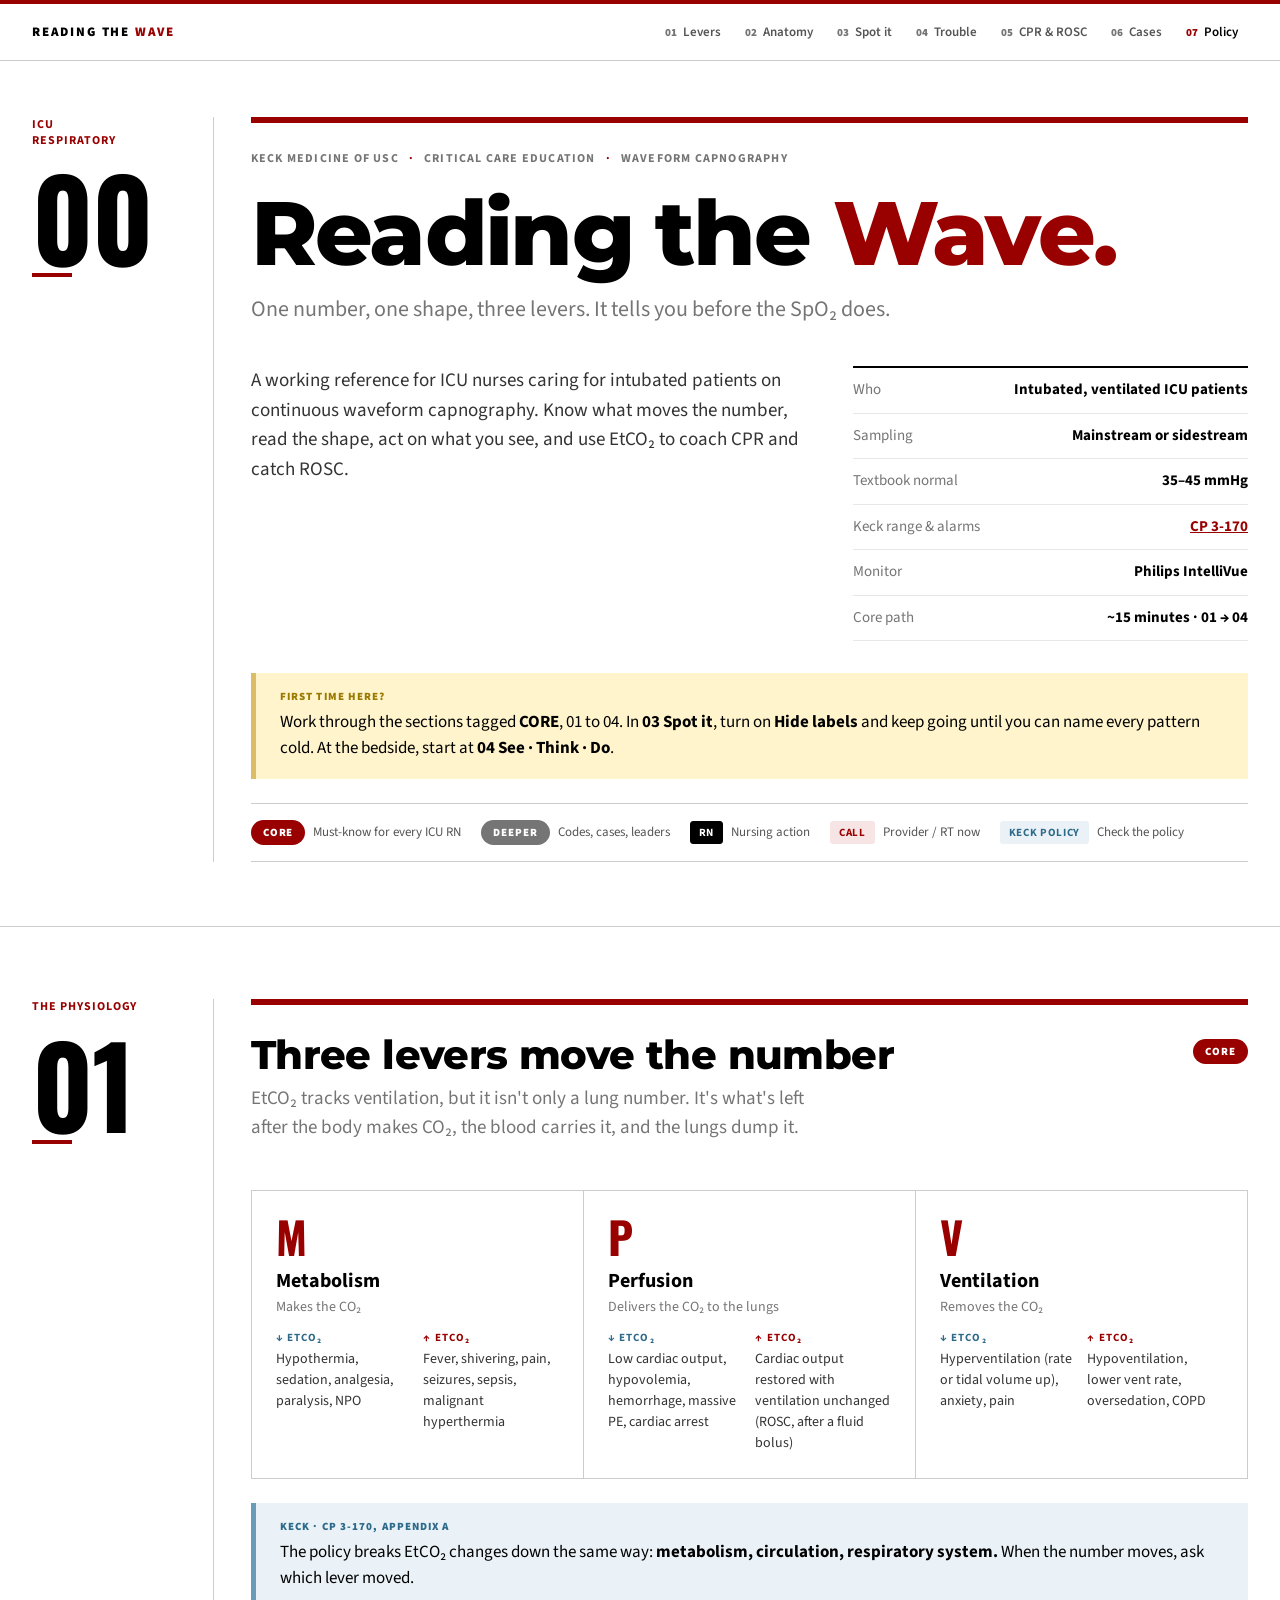
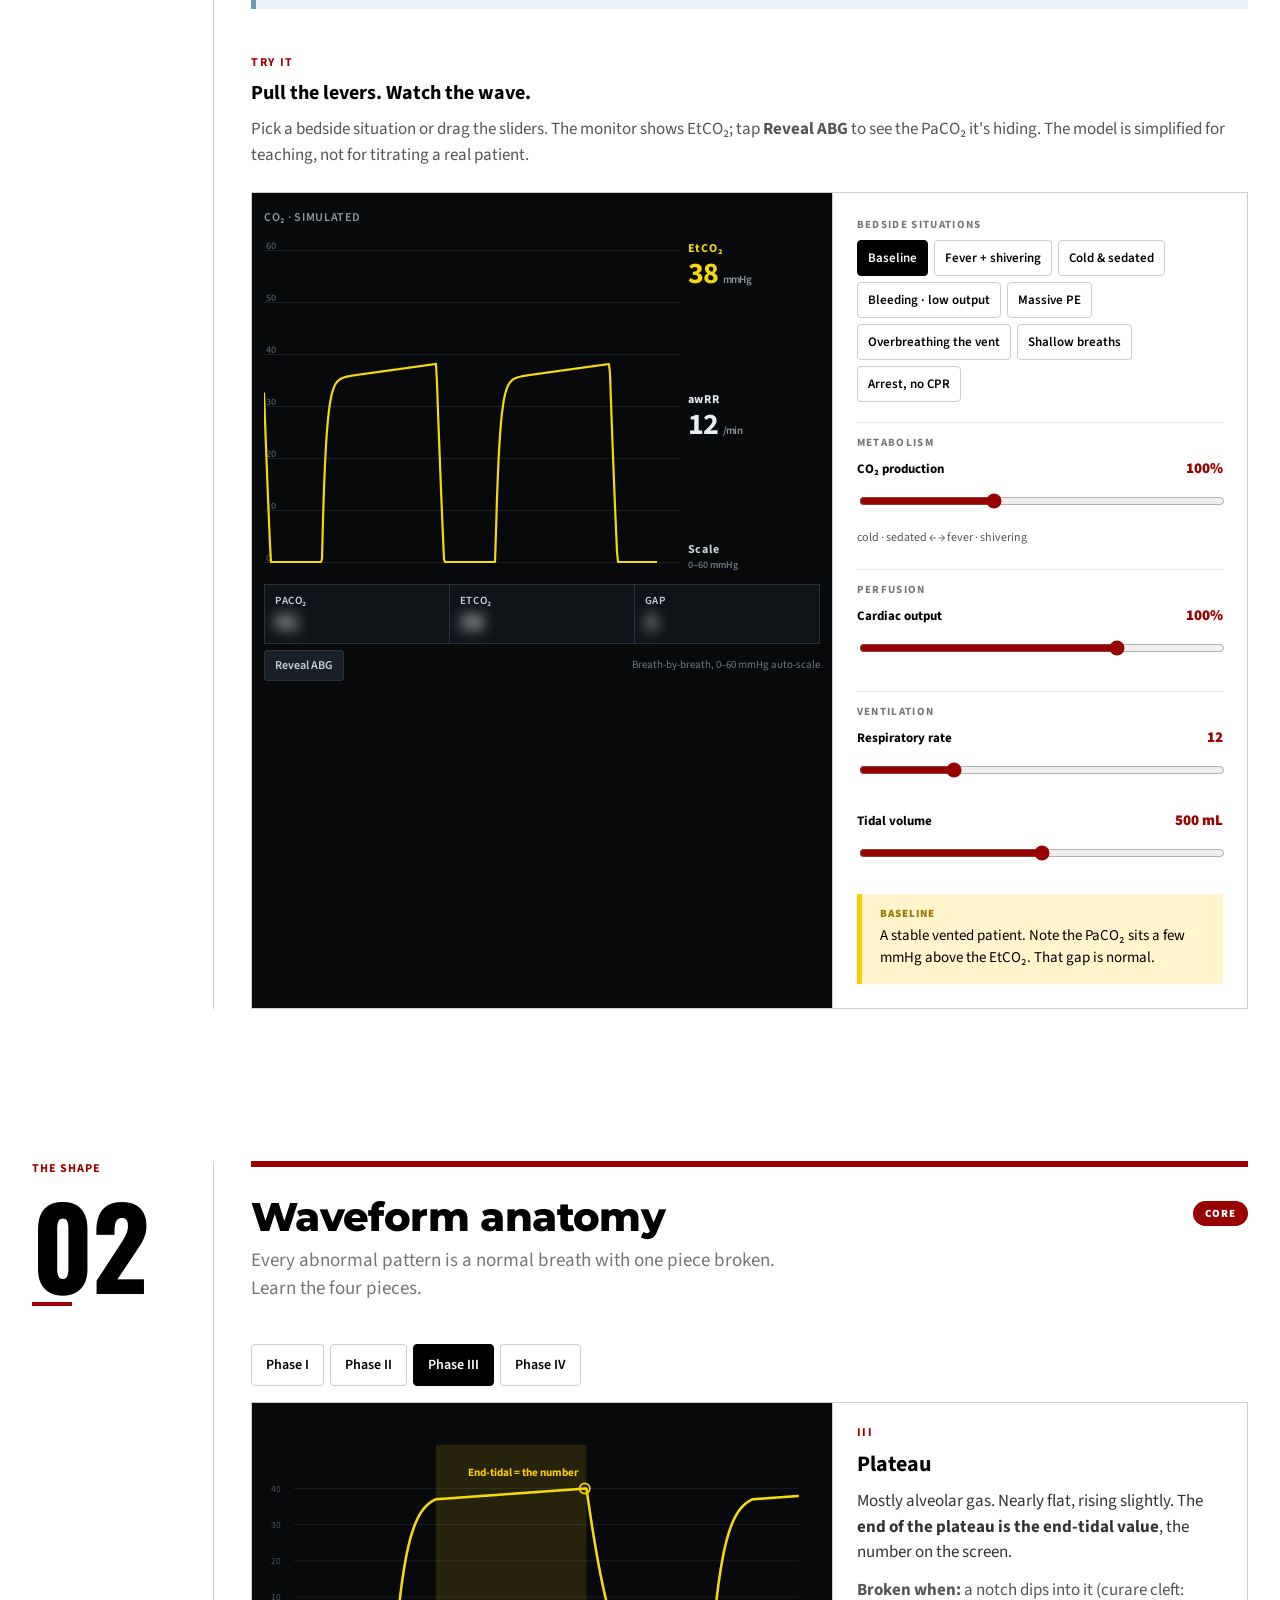
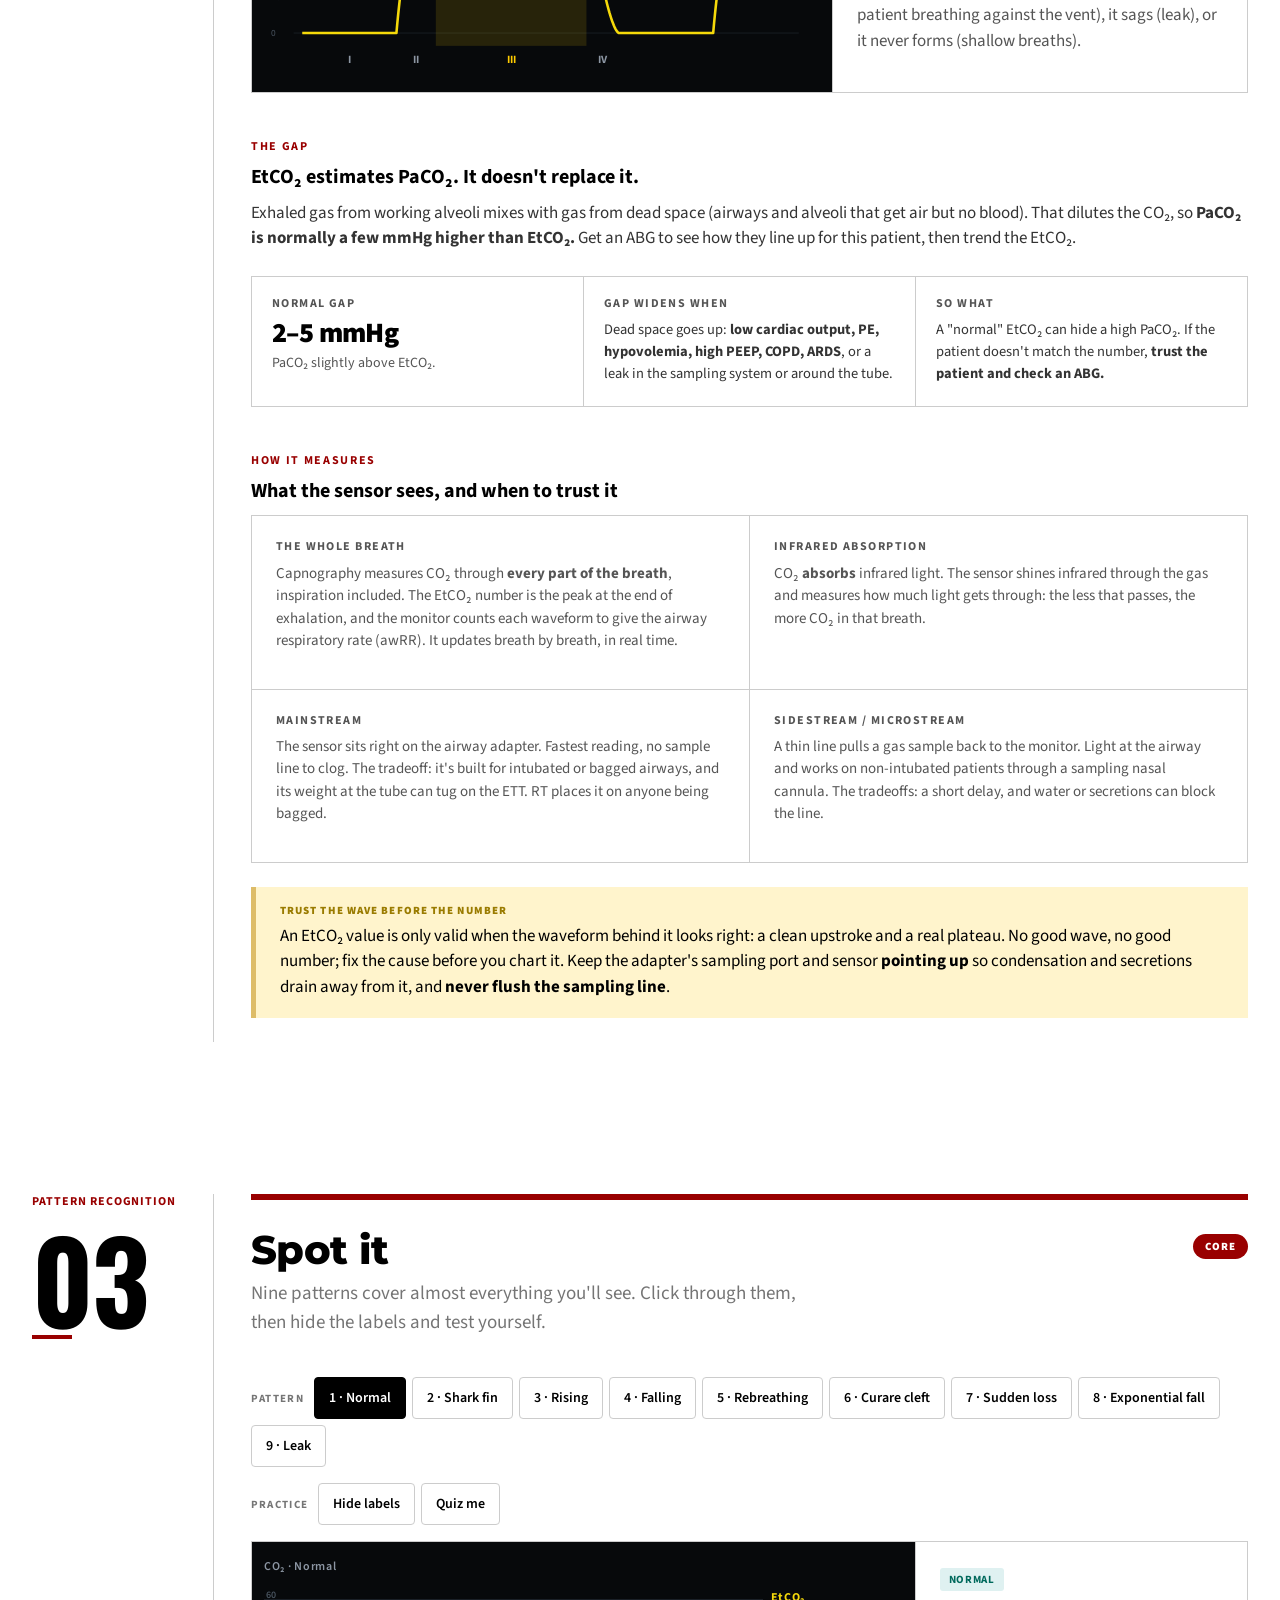
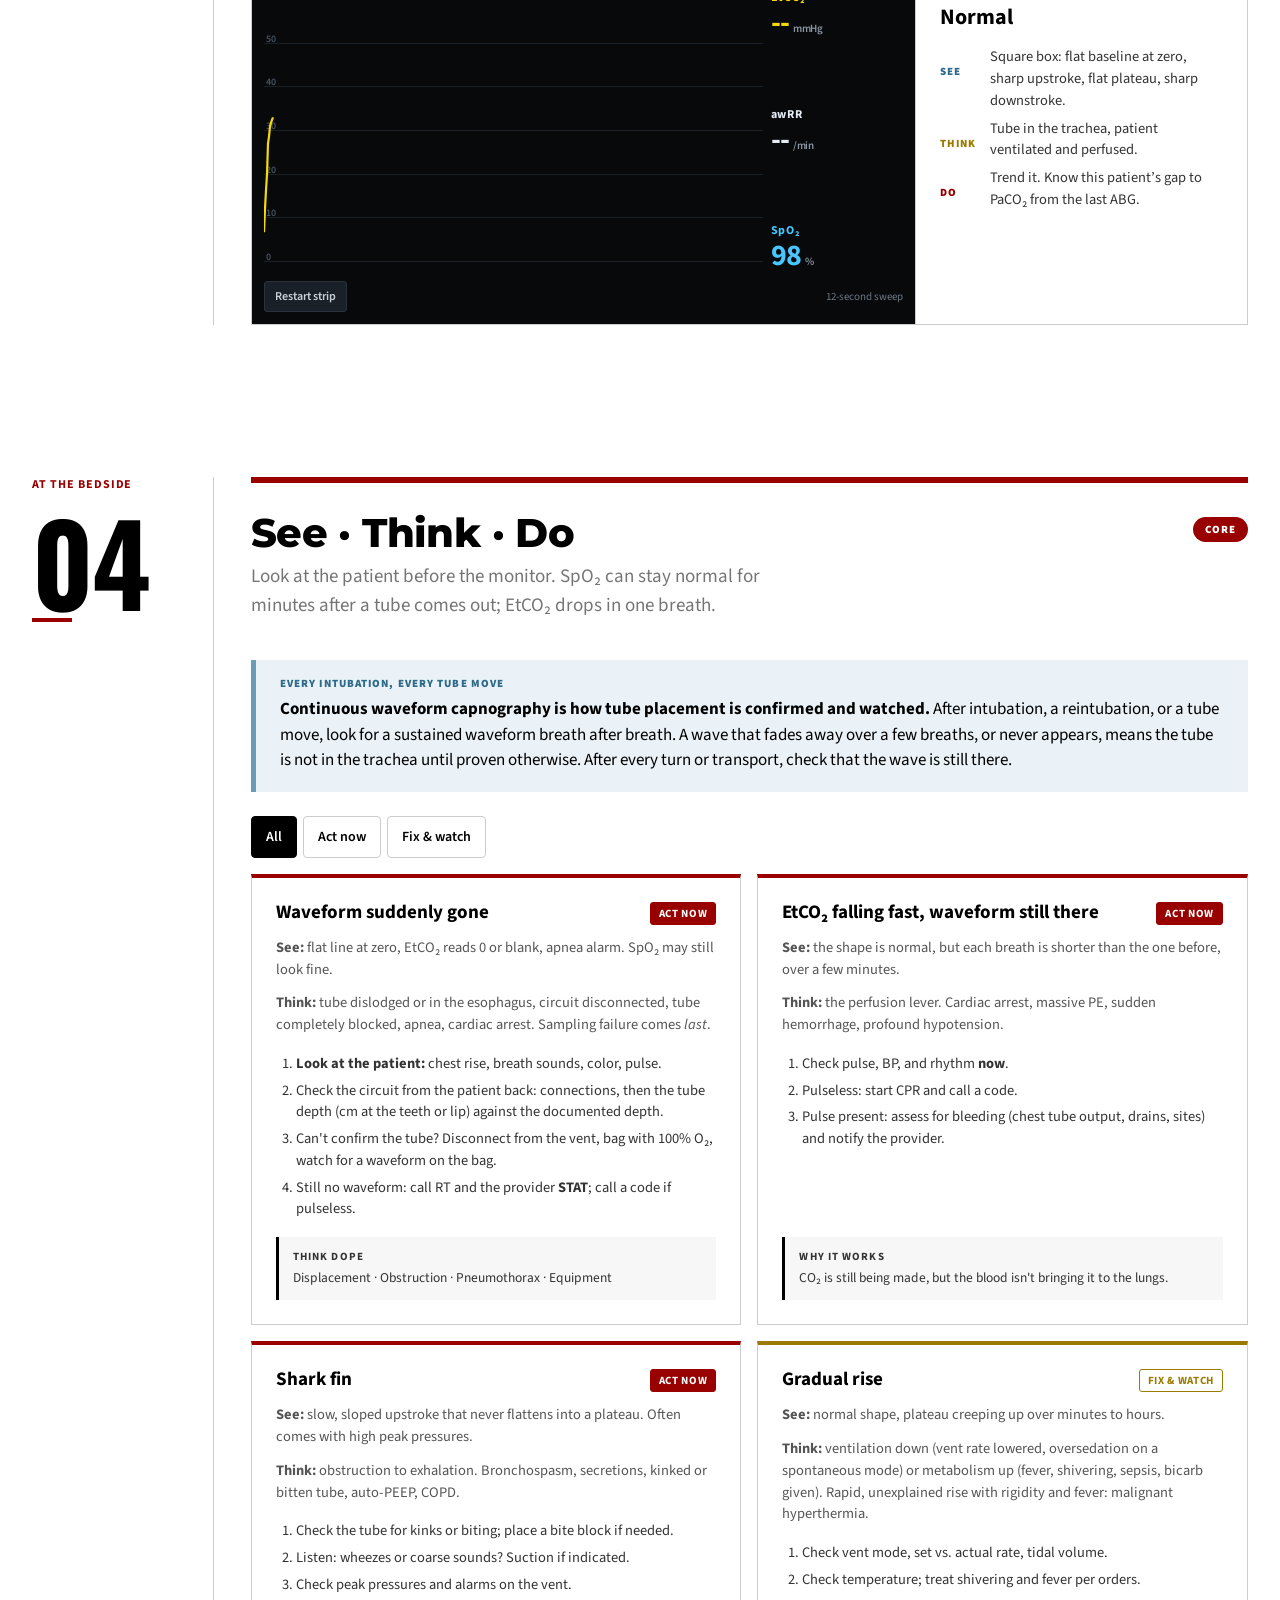
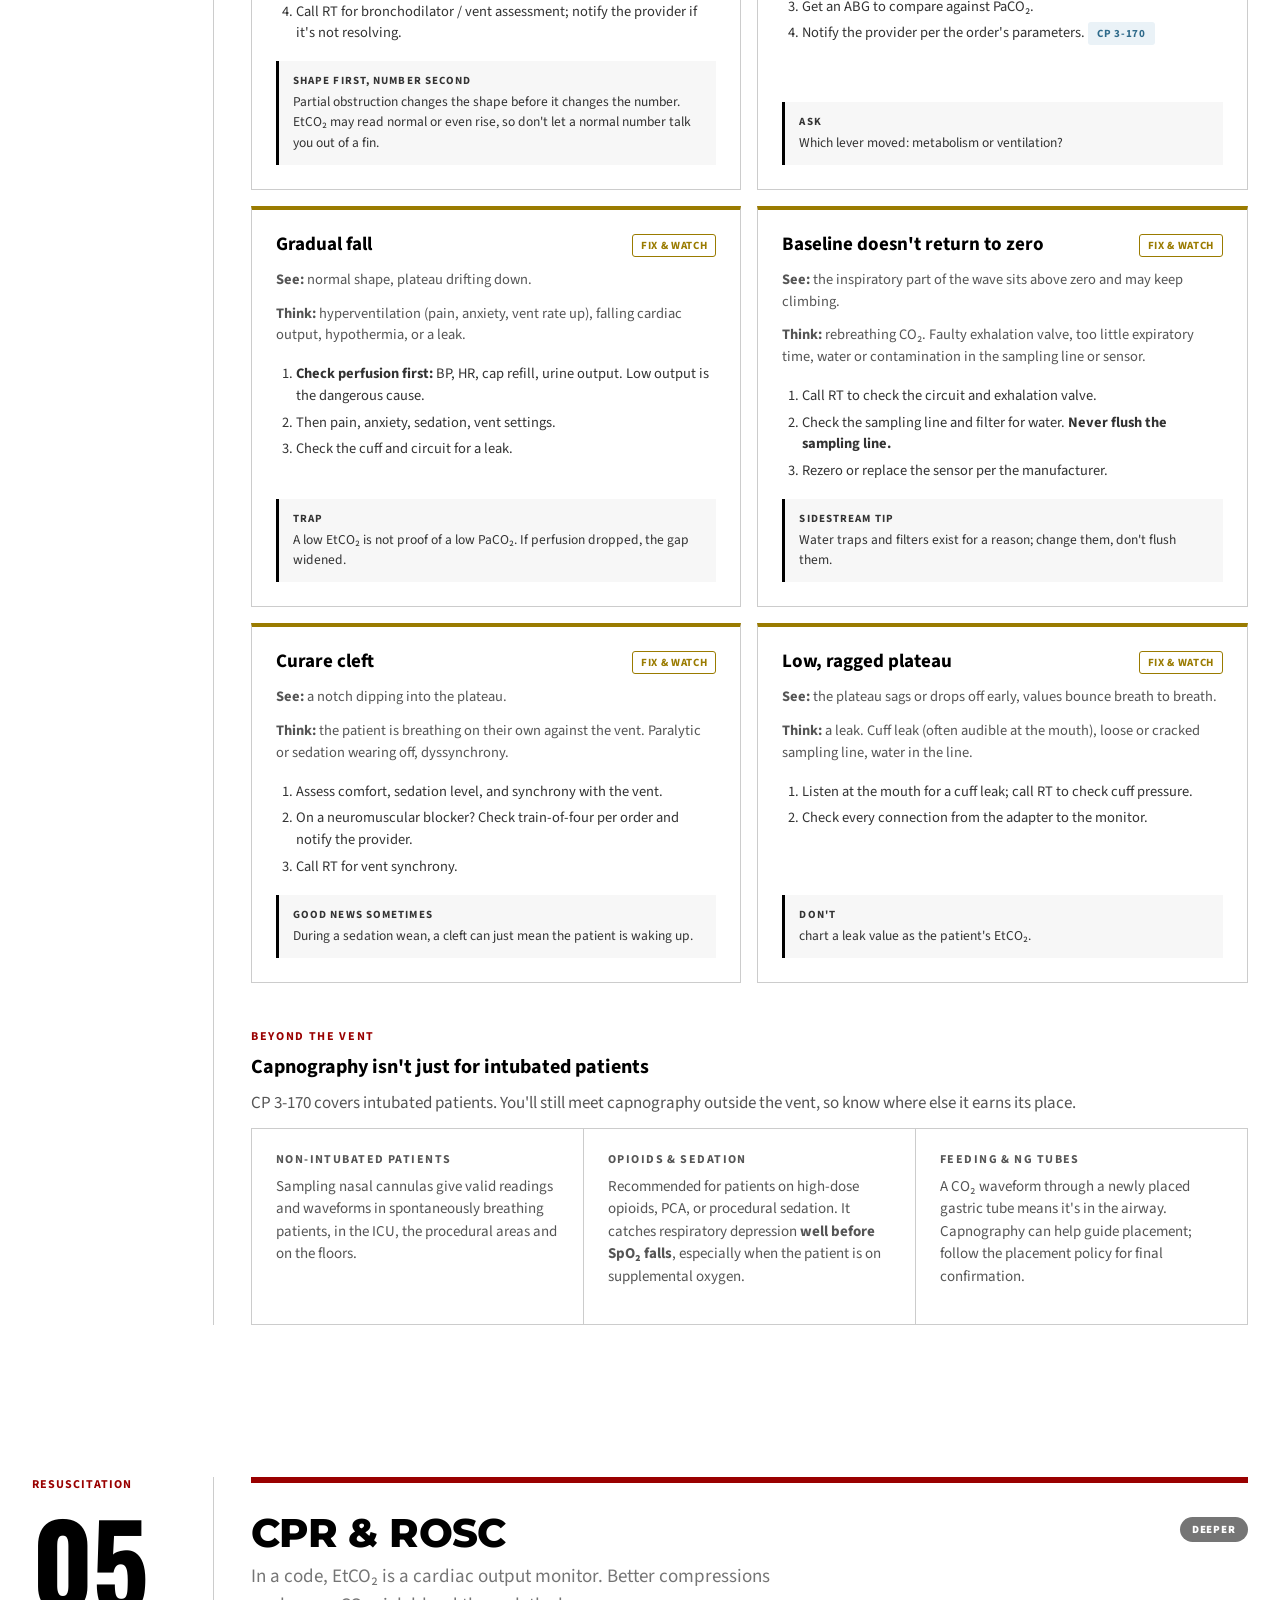
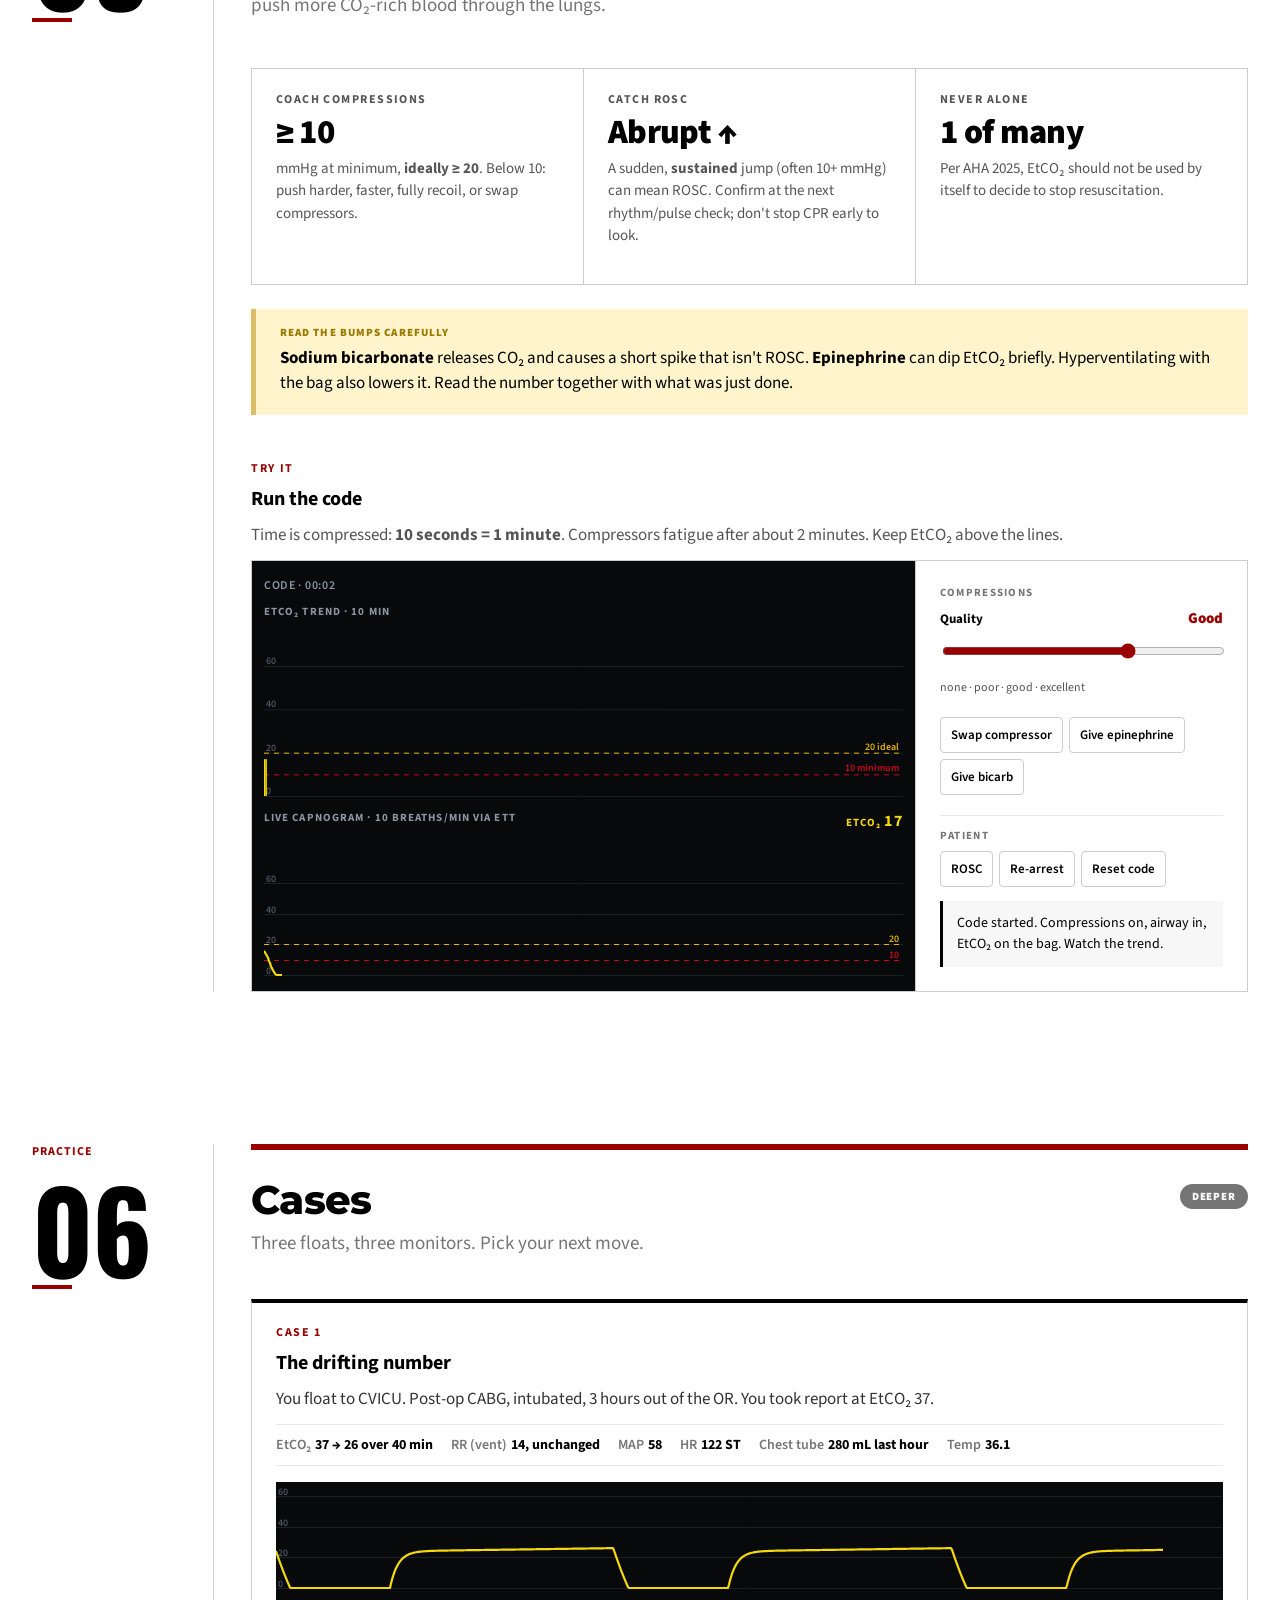
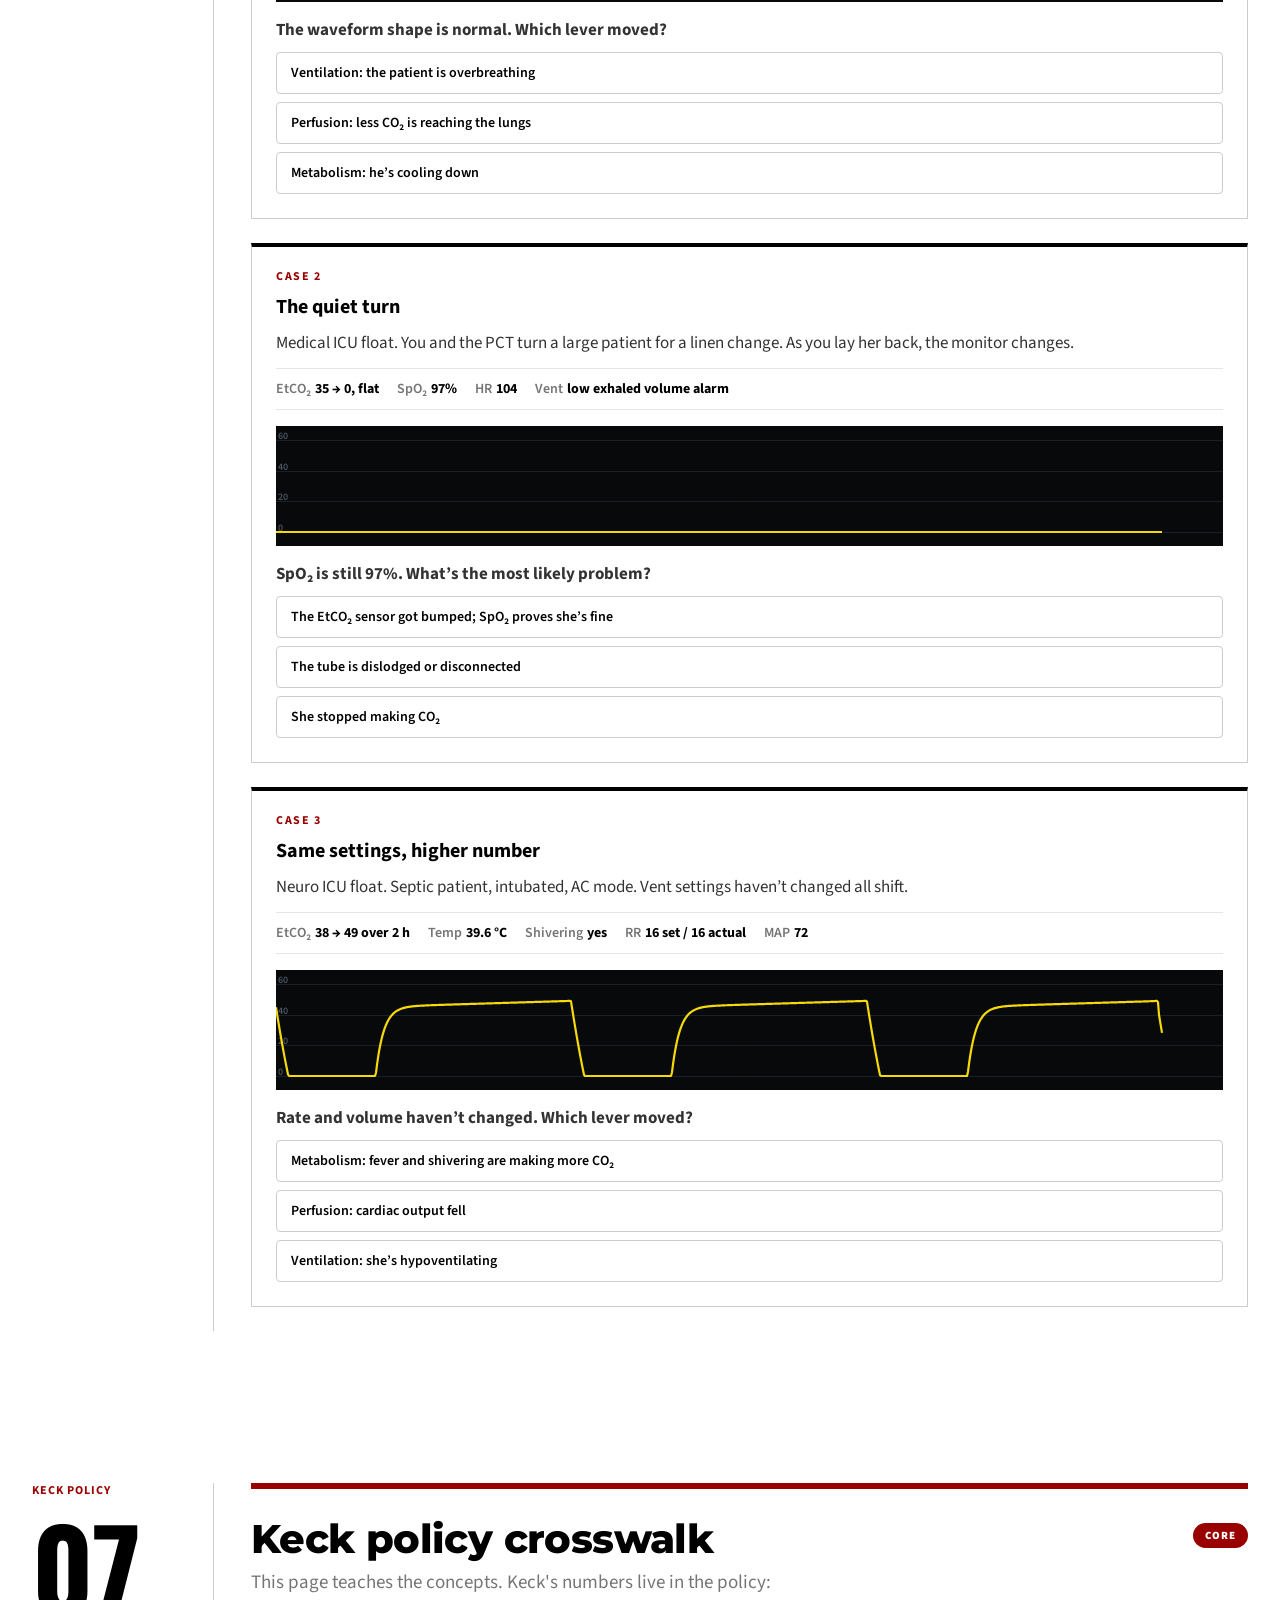
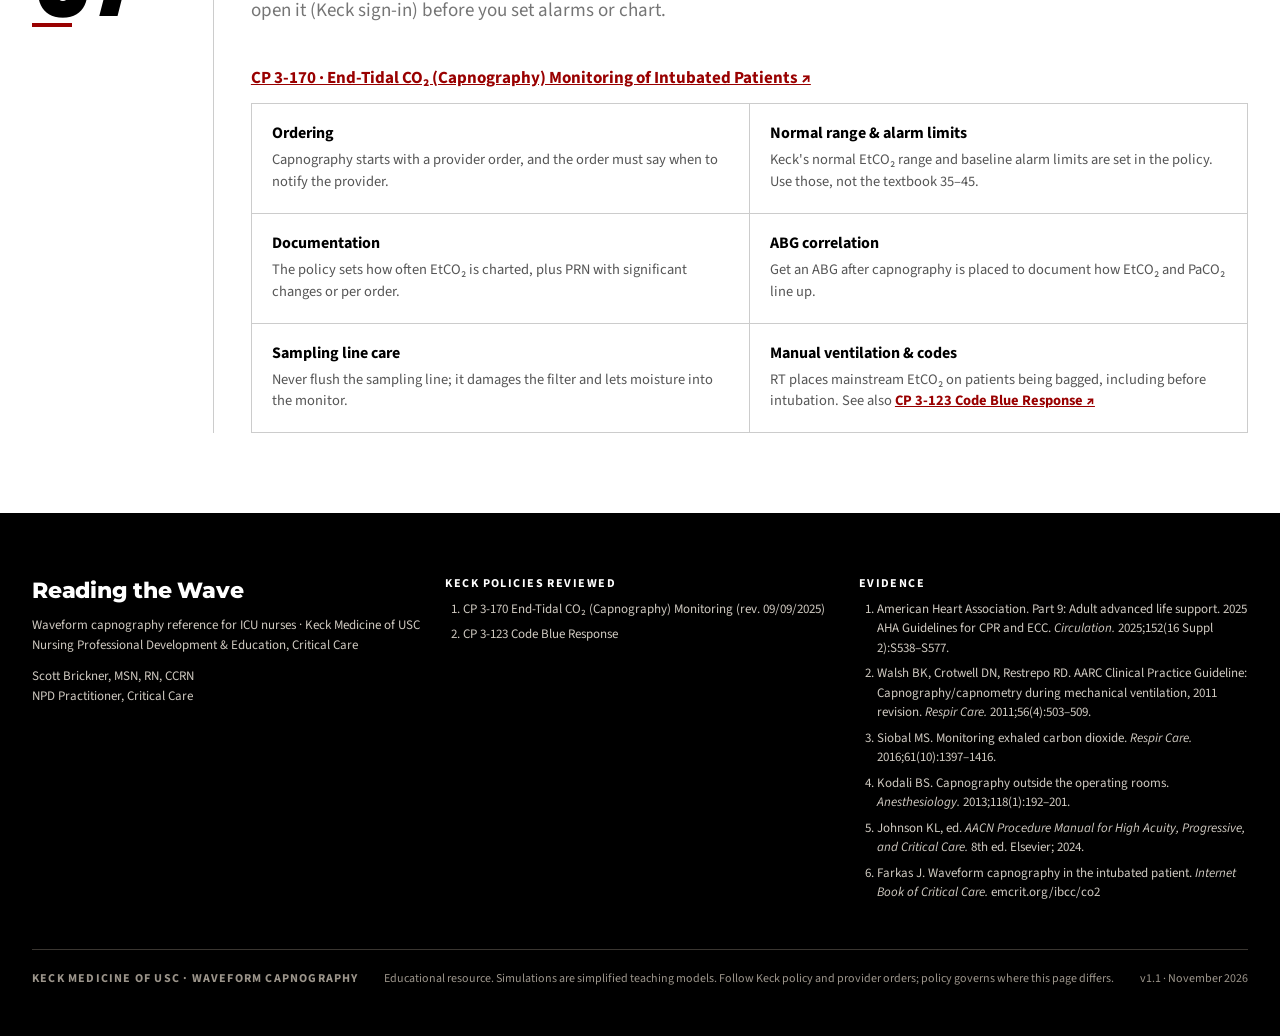
<file: capnography/index.html>
<!DOCTYPE html>
<html lang="en">
<head>
<meta charset="utf-8">
<meta name="viewport" content="width=device-width, initial-scale=1">
<title>Reading the Wave · Waveform Capnography in the ICU · Keck Medicine of USC</title>
<meta name="description" content="Waveform capnography (EtCO2) reference for ICU nurses: the three levers, waveform anatomy, pattern recognition, troubleshooting, CPR and ROSC.">
<link rel="preconnect" href="https://fonts.googleapis.com">
<link rel="preconnect" href="https://fonts.gstatic.com" crossorigin>
<link href="https://fonts.googleapis.com/css2?family=Montserrat:wght@700;800&family=Oswald:wght@700&family=Source+Sans+3:wght@400;600;700;900&display=swap" rel="stylesheet">
<style>

:root{
  --bg:#FFFFFF; --surface:#FFFFFF; --ink:#000000; --body-c:#333333; --ink-2:#555555; --ink-3:#757575;
  --rule:#CCCCCC; --rule-2:#E7E7E7; --soft:#F7F7F7;
  --cardinal:#990000; --cardinal-tint:#F7E4E4; --gold:#FFCC00; --gold-ink:#9A7B00;
  --amber:#9A7B00; --amber-bar:#DDBC68; --amber-tint:#FFF4CC; --green:#00695C; --green-bar:#7FBBBE; --green-tint:#DFF1F1;
  --navy:#2E6A8A; --navy-bar:#689CB8; --navy-tint:#EAF2F7;
  --mon-bg:#07090B; --mon-grid:#1A2027; --ecg:#3CE36B; --pap:#FFD93B; --cvp:#48C6FF; --pcwp:#FF8FD1;
  --u:8px; --maxw:1280px;
  --numeral:"Oswald","Archivo Black","Arial Black",sans-serif;
  --display:"Montserrat","Segoe UI",system-ui,sans-serif;
  --body:"Source Sans 3","Source Sans Pro","Segoe UI",system-ui,-apple-system,Arial,sans-serif;
}
*{box-sizing:border-box}
html{scroll-behavior:smooth;scroll-padding-top:72px}
body{margin:0;background:var(--bg);color:var(--body-c);font:17px/1.5 var(--body);-webkit-font-smoothing:antialiased}
a{color:var(--cardinal)}
.accent-bar{height:4px;background:var(--cardinal)}
.wrap{max-width:var(--maxw);margin:0 auto;padding:0 32px}
@media (max-width:720px){.wrap{padding:0 16px}}

/* ---------- top bar ---------- */
.topbar{position:sticky;top:0;z-index:40;background:rgba(255,255,255,.95);backdrop-filter:saturate(1.2) blur(8px);border-bottom:1px solid var(--rule)}
.topbar .wrap{display:flex;align-items:center;gap:16px;height:56px}
.brand{font:900 13px/1 var(--body);letter-spacing:.14em;text-transform:uppercase;color:var(--ink);text-decoration:none;white-space:nowrap}
.brand span{color:var(--cardinal)}
.topnav{display:flex;gap:4px;margin-left:auto;overflow:hidden}
.topnav a{font:600 13px/1 var(--body);color:var(--ink-2);text-decoration:none;padding:8px 10px;border-radius:4px;white-space:nowrap}
.topnav a b{font:900 11px var(--body);color:var(--ink-3);margin-right:6px}
.topnav a:hover,.topnav a.active{background:var(--surface);color:var(--ink)}
.topnav a.active b{color:var(--cardinal)}
.burger{display:none;margin-left:auto;width:44px;height:44px;border:0;background:none;cursor:pointer;border-radius:4px}
.burger span{display:block;width:22px;height:2px;background:var(--ink);margin:5px auto}
@media (max-width:1080px){.topnav{display:none}.burger{display:block}}
.drawer{position:fixed;inset:0;z-index:60;display:none}
.drawer.open{display:block}
.drawer .scrim{position:absolute;inset:0;background:rgba(20,16,12,.35)}
.drawer nav{position:absolute;right:0;top:0;bottom:0;width:min(340px,86vw);background:var(--surface);padding:24px;border-left:6px solid var(--cardinal);overflow:auto}
.drawer nav a{display:flex;gap:16px;align-items:baseline;padding:14px 0;border-bottom:1px solid var(--rule-2);text-decoration:none;color:var(--ink);font-weight:600}
.drawer nav a b{font:700 16px var(--numeral);color:var(--cardinal);width:24px}
.drawer .close{float:right;border:0;background:none;font:600 14px var(--body);cursor:pointer;padding:8px;color:var(--ink-2)}

/* ---------- hero ---------- */
.hero{padding:56px 0 64px;border-bottom:1px solid var(--rule)}
.series{font:700 12px/1.4 var(--body);letter-spacing:.1em;text-transform:uppercase;color:var(--ink-3);display:flex;gap:10px;flex-wrap:wrap}
.series i{font-style:normal;color:var(--cardinal)}
.hero h1{font:800 clamp(44px,7vw,92px)/1 var(--display);letter-spacing:-.03em;color:var(--ink);margin:20px 0 16px}
.hero h1 em{font-style:normal;color:var(--cardinal)}
.hero .thesis{font-size:22px;color:var(--ink-3);margin:0 0 40px}
.hgrid{display:grid;grid-template-columns:7fr 5fr;gap:48px;margin-bottom:32px}
.hero .lede{font-size:19px;line-height:1.55;color:var(--body-c);margin:0}
.facts{margin:0;border-top:2px solid var(--ink)}
.facts div{display:flex;justify-content:space-between;gap:16px;padding:11px 0;border-bottom:1px solid var(--rule-2);font-size:15px}
.facts dt{color:var(--ink-3)} .facts dd{margin:0;font-weight:700;color:var(--ink);text-align:right}
@media (max-width:860px){.hgrid{grid-template-columns:1fr;gap:24px}.hero{padding:32px 0 48px}}
.grid{display:grid;grid-template-columns:repeat(12,1fr);gap:24px}
/* ---------- sections ---------- */
section.sec{padding:72px 0 80px}
.sgrid{display:grid;grid-template-columns:15% minmax(0,1fr);column-gap:3%}
.rail{border-right:1px solid var(--rule);padding-right:16px}
.rail .in{position:sticky;top:88px;display:flex;flex-direction:column;gap:20px}
.eyebrow{font:700 12px/1.3 var(--body);letter-spacing:.08em;text-transform:uppercase;color:var(--cardinal)}
.idx{font:700 112px/.85 var(--numeral);color:var(--ink);letter-spacing:-.02em}
.tick{display:block;width:40px;height:4px;background:var(--cardinal);margin-top:10px}
.content{min-width:0}
.cbar{height:6px;background:var(--cardinal);margin-bottom:28px}
.chead{display:grid;grid-template-columns:1fr auto;gap:8px 24px;align-items:start;margin-bottom:40px}
.chead h2{font:800 clamp(28px,3.2vw,40px)/1.1 var(--display);color:var(--ink);letter-spacing:-.015em;margin:0}
.chead .thesis{grid-column:1/-1;font-size:19px;color:var(--ink-3);margin:0;max-width:62ch}
.pill{font:900 11px/1 var(--body);letter-spacing:.08em;text-transform:uppercase;padding:7px 12px;border-radius:999px;color:#fff;background:var(--cardinal);white-space:nowrap;margin-top:6px}
.pill.stretch{background:var(--ink-3)}
@media (max-width:900px){
  .sgrid{grid-template-columns:1fr}
  .rail{border-right:0;border-bottom:1px solid var(--rule);padding:0 0 12px;margin-bottom:20px}
  .rail .in{position:static;flex-direction:row;align-items:flex-end;justify-content:space-between}
  .idx{font-size:64px}.tick{display:none}
  section.sec{padding:48px 0 56px}
}
h3{font:700 20px/1.2 var(--body);color:var(--ink);margin:0 0 12px}
h4{font:700 12px/1.2 var(--body);letter-spacing:.12em;text-transform:uppercase;color:var(--ink-2);margin:0 0 8px}
.kicker{font:700 12px/1 var(--body);letter-spacing:.14em;text-transform:uppercase;color:var(--cardinal);margin-bottom:12px}
p{margin:0 0 12px}
.sub{color:var(--ink-2)}
.block{margin-top:48px}
.block:first-child{margin-top:0}

/* ---------- chips ---------- */
.chip{display:inline-flex;align-items:center;gap:6px;font:700 11px/1 var(--body);letter-spacing:.06em;text-transform:uppercase;padding:5px 8px;border-radius:3px;border:1px solid currentColor;white-space:nowrap;vertical-align:middle}
.chip.rn{color:#fff;background:var(--ink);border-color:var(--ink)}
.chip.verify{color:var(--amber);background:var(--amber-tint);border-color:transparent}
.chip.prov{color:var(--cardinal);background:var(--cardinal-tint);border-color:transparent}
.chip.pol{color:var(--navy);background:var(--navy-tint);border-color:transparent}
.chip.now{color:#fff;background:var(--cardinal);border-color:var(--cardinal)}
.chip.fix{color:var(--amber);border-color:var(--amber)}
.chip.ok{color:var(--green);background:var(--green-tint);border-color:transparent}
.legend{display:flex;flex-wrap:wrap;gap:8px 20px;padding:16px 0;border-top:1px solid var(--rule);border-bottom:1px solid var(--rule);font-size:13px;color:var(--ink-2)}
.legend span{display:flex;gap:8px;align-items:center}

/* ---------- cards / panels ---------- */
.cards{display:grid;grid-template-columns:repeat(3,1fr);gap:1px;background:var(--rule);border:1px solid var(--rule)}
.cards.two{grid-template-columns:repeat(2,1fr)}
.cards.four{grid-template-columns:repeat(4,1fr)}
.card{background:var(--surface);padding:24px}
.card .big{font:900 34px/1 var(--body);color:var(--ink);letter-spacing:-.02em;margin:8px 0}
.card p{font-size:15px;color:var(--ink-2)}
.card ul,.sbar ul{margin:0;padding:0;list-style:none;font-size:15px}
.card ul li,.sbar ul li{position:relative;padding-left:16px}
.card ul li::before,.sbar ul li::before{content:"";position:absolute;left:0;top:.62em;width:6px;height:6px;background:var(--cardinal)}
.card li{margin:4px 0}
@media (max-width:860px){.cards,.cards.four{grid-template-columns:1fr 1fr}}
@media (max-width:560px){.cards,.cards.two,.cards.four{grid-template-columns:1fr}}
.callout{border-left:5px solid var(--cardinal);background:#FBF0F0;padding:18px 24px;margin:24px 0}
.callout.amber{border-color:var(--amber-bar);background:var(--amber-tint)}
.callout.navy{border-color:var(--navy-bar);background:var(--navy-tint)}
.callout .ml{font:900 11px/1 var(--body);letter-spacing:.1em;text-transform:uppercase;color:var(--cardinal);margin-bottom:8px}
.callout.amber .ml{color:var(--amber)} .callout.navy .ml{color:var(--navy)}
.callout p{color:var(--ink)}
.callout p:last-child{margin:0}
.callout strong{font-weight:700}

/* ---------- catheter ---------- */
.hubs{display:grid;grid-template-columns:repeat(3,1fr);gap:16px}
@media (max-width:1100px){.hubs{grid-template-columns:repeat(2,1fr)}}
.caps{display:grid;grid-template-columns:1fr 1fr;gap:1px;background:var(--rule-2);border:1px solid var(--rule-2);margin-top:-8px}
.cap{display:flex;gap:14px;align-items:flex-start;background:#fff;padding:16px 20px;font-size:14.5px}
.cap b{color:var(--ink)}
.cap div>b:first-child{display:block;margin-bottom:2px}
.cap .dot{flex:0 0 18px;height:18px;border-radius:50%;margin-top:2px}
@media (max-width:640px){.caps{grid-template-columns:1fr}}
.fig{margin:0;border:1px solid var(--rule-2);background:#fff}
.fig img{display:block;width:100%;height:auto;padding:16px}
.fig figcaption{padding:16px 24px 20px;border-top:1px solid var(--rule-2);font-size:14.5px;color:var(--body-c)}
.fig figcaption b{color:var(--ink)}
.fig .credit{display:block;margin-top:10px;font-size:12.5px;color:var(--ink-3)}
.fig .credit a{color:var(--ink-3)}
.hub{display:grid;grid-template-columns:40px 1fr;gap:16px;align-items:start;background:var(--surface);border:1px solid var(--rule);padding:20px}
.hub .sw{width:40px;height:40px;border-radius:50%;border:1px solid rgba(0,0,0,.12)}
.hub h3{font-size:17px;margin:2px 0 6px}
.hub p{font-size:14px;color:var(--ink-2);margin:0 0 6px}
.hub .do{font-size:13px;font-weight:600;color:var(--ink)}
@media (max-width:640px){.hubs{grid-template-columns:1fr}}
.ruler{margin-top:24px;background:var(--surface);border:1px solid var(--rule);padding:24px}
.ruler svg{width:100%;height:auto;display:block}

/* ---------- steps ---------- */
.phases{display:grid;grid-template-columns:repeat(4,1fr);gap:24px;counter-reset:step}
.phase{border-top:2px solid var(--ink);padding-top:16px}
.phase h3{font-size:17px;display:flex;justify-content:space-between;align-items:baseline}
.phase h3 small{font:700 11px var(--body);letter-spacing:.1em;color:var(--ink-3)}
.phase ol{list-style:none;margin:0;padding:0}
.phase li{counter-increment:step;position:relative;padding:10px 0 10px 36px;border-bottom:1px solid var(--rule-2);font-size:14.5px}
.phase li::before{content:counter(step,decimal-leading-zero);position:absolute;left:0;top:10px;font:900 13px var(--body);color:var(--cardinal)}
.phase li b{font-weight:700}
@media (max-width:1000px){.phases{grid-template-columns:1fr 1fr}}
@media (max-width:560px){.phases{grid-template-columns:1fr}}

/* ---------- monitor ---------- */
.modes{display:flex;flex-wrap:wrap;gap:8px 24px;margin-bottom:16px}
.modes .grp{display:flex;flex-wrap:wrap;gap:6px;align-items:center}
.modes .grp>span{font:700 11px var(--body);letter-spacing:.12em;text-transform:uppercase;color:var(--ink-3);margin-right:4px}
.mbtn{font:600 14px var(--body);padding:10px 14px;min-height:40px;border:1px solid var(--rule);background:var(--surface);color:var(--ink);border-radius:4px;cursor:pointer}
.mbtn:hover{border-color:var(--ink)}
.mbtn[aria-pressed="true"]{background:var(--ink);color:#fff;border-color:var(--ink)}
.mbtn.prob[aria-pressed="true"]{background:var(--cardinal);border-color:var(--cardinal)}
.mbtn:focus-visible,.mini:focus-visible{outline:3px solid var(--gold);outline-offset:2px}
.viewer{display:grid;grid-template-columns:minmax(0,8fr) minmax(0,4fr);gap:1px;background:var(--rule);border:1px solid var(--rule)}
@media (max-width:1000px){.viewer{grid-template-columns:1fr}}
.monitor{background:var(--mon-bg);position:relative;padding:12px 12px 12px 12px;min-height:340px;display:flex;flex-direction:column}
.mon-top{display:flex;justify-content:space-between;align-items:center;font:600 12px var(--body);color:#8C96A3;letter-spacing:.06em;margin-bottom:6px}
.alarm{font:900 12px var(--body);letter-spacing:.08em;color:#fff;background:#D0021B;padding:4px 8px;border-radius:2px;visibility:hidden}
.alarm.on{visibility:visible;animation:blink 1s steps(2,start) infinite}
.alarm.yellow{background:#E8B400;color:#111}
@keyframes blink{to{opacity:.35}}
@media (prefers-reduced-motion:reduce){.alarm.on{animation:none}}
.mon-body{display:grid;grid-template-columns:1fr 132px;gap:8px;flex:1}
.mon-body canvas{width:100%;height:100%;min-height:290px;display:block}
.readouts{display:flex;flex-direction:column;gap:10px;justify-content:space-between;padding:4px 0}
.ro{font-family:var(--display)}
.ro .lbl{font:700 12px var(--body);letter-spacing:.06em}
.ro .val{font:700 30px/1 var(--body);letter-spacing:-.02em;margin-top:2px}
.ro .mean{font:600 18px var(--body)}
.ro.ecg{color:var(--ecg)} .ro.pres{color:var(--pap)}
.mon-foot{display:flex;justify-content:space-between;align-items:center;margin-top:6px}
.mini{font:600 12px var(--body);background:#1A2027;color:#C9D1DB;border:1px solid #2A333D;border-radius:3px;padding:6px 10px;cursor:pointer}
.mon-foot small{color:#6D7784;font-size:11px}
@media (max-width:560px){.mon-body{grid-template-columns:1fr}.readouts{flex-direction:row;flex-wrap:wrap;gap:16px}.mon-body canvas{min-height:230px}}
.info{background:var(--surface);padding:24px}
.info .tag{margin-bottom:12px}
.info h3{font-size:22px}
.info dl{margin:16px 0 0}
.info dt{font:700 11px var(--body);letter-spacing:.12em;text-transform:uppercase;color:var(--ink-3);margin-top:16px}
.info dd{margin:4px 0 0;font-size:14.5px}
.info dd.range{font:900 24px var(--body);color:var(--ink);letter-spacing:-.01em}
.sq{display:grid;grid-template-columns:repeat(3,1fr);gap:1px;background:var(--rule);border:1px solid var(--rule);margin-top:24px}
.sq figure{margin:0;background:var(--surface);padding:20px}
.sq svg{width:100%;height:96px;display:block;background:#FBFAF8;border:1px solid var(--rule-2)}
.sq figcaption{margin-top:12px;font-size:14px}
.sq figcaption b{font-weight:700}
.sq figcaption b:first-child{display:block;font:900 16px var(--body);color:var(--ink);margin-bottom:4px}
@media (max-width:720px){.sq{grid-template-columns:1fr}}

/* ---------- trouble ---------- */
.filters{display:flex;gap:6px;flex-wrap:wrap;margin-bottom:16px}
.trouble{display:grid;grid-template-columns:repeat(2,1fr);gap:16px}
@media (max-width:760px){.trouble{grid-template-columns:1fr}}
.tcard{background:var(--surface);border:1px solid var(--rule);border-top:4px solid var(--amber);padding:24px;display:flex;flex-direction:column}
.tcard.now{border-top-color:var(--cardinal)}
.tcard.fixit{border-top-color:var(--amber)}
.tcard header{display:flex;justify-content:space-between;gap:12px;align-items:flex-start;margin-bottom:12px}
.tcard h3{font-size:19px;margin:0}
.tcard .see{font-size:14.5px;color:var(--ink-2);margin-bottom:12px}
.tcard ol,.tcard ul{margin:0 0 12px;padding-left:20px;font-size:14.5px}
.tcard li{margin:5px 0}
.tcard .pacu{margin-top:auto;padding:12px 14px;background:var(--soft);font-size:13.5px;border-left:3px solid var(--ink)}
.tcard .pacu b{font:700 11px var(--body);letter-spacing:.1em;text-transform:uppercase;display:block;margin-bottom:4px}
.tcard[hidden]{display:none}

/* ---------- tables ---------- */
.tbl{width:100%;border-collapse:collapse;background:var(--surface);font-size:14.5px}
.tbl th{font:700 11px var(--body);letter-spacing:.12em;text-transform:uppercase;color:var(--ink-2);text-align:left;padding:12px 16px;border-bottom:2px solid var(--ink);background:var(--soft)}
.tbl td{padding:12px 16px;border-bottom:1px solid var(--rule-2);vertical-align:top}
.tbl td.v{font:900 16px var(--body);color:var(--ink);white-space:nowrap}
.tbl tr:last-child td{border-bottom:0}
.tscroll{overflow-x:auto;border:1px solid var(--rule)}
.formula{font:600 14px/1.5 ui-monospace,"Cascadia Mono","SF Mono",Consolas,monospace;background:var(--soft);padding:2px 6px;border-radius:3px;white-space:nowrap}
.flist{display:grid;grid-template-columns:repeat(2,1fr);gap:0 24px;margin:0;padding:0;list-style:none}
.flist li{display:flex;justify-content:space-between;gap:12px;padding:12px 0;border-bottom:1px solid var(--rule-2);font-size:14.5px;flex-wrap:wrap}
@media (max-width:760px){.flist{grid-template-columns:1fr}}

/* ---------- SBAR ---------- */
.sbar{display:grid;grid-template-columns:repeat(4,1fr);gap:1px;background:var(--rule);border:1px solid var(--rule)}
.sbar>div{background:var(--surface);padding:24px}
.sbar .L{font:700 52px/1 var(--numeral);color:var(--cardinal)}
.sbar h3{font-size:15px;margin:8px 0 12px;text-transform:uppercase;letter-spacing:.08em}

.sbar li{margin:5px 0}
@media (max-width:1000px){.sbar{grid-template-columns:1fr 1fr}}
@media (max-width:560px){.sbar{grid-template-columns:1fr}}
.checks{columns:2;column-gap:32px;margin:0;padding:0;list-style:none}
.checks li{break-inside:avoid;padding:10px 0 10px 32px;position:relative;border-bottom:1px solid var(--rule-2);font-size:14.5px}
.checks li::before{content:"";position:absolute;left:0;top:12px;width:16px;height:16px;border:2px solid var(--ink);border-radius:2px}
@media (max-width:700px){.checks{columns:1}}

/* ---------- scope toggles (author-controlled) ---------- */
body:not(.scope-wedge) .wedge-only{display:none}
body.scope-wedge .wedge-hidden{display:none}

/* ---------- footer ---------- */
footer{padding:64px 0 48px;background:var(--ink);color:#CFC9C0}
footer .grid>div{grid-column:span 4}
footer h4{color:#fff}
footer p,footer li{font-size:13px}
footer ol{padding-left:18px;margin:0}
footer li{margin:6px 0}
footer .sig{font:800 22px var(--display);color:#fff;letter-spacing:-.01em}
footer .fine{border-top:1px solid #3A3631;margin-top:40px;padding-top:20px;font-size:12px;color:#9C958B;display:flex;justify-content:space-between;gap:16px;flex-wrap:wrap}
footer a{color:var(--gold)}
@media (max-width:860px){footer .grid>div{grid-column:1/-1}}

@media print{
  .topbar,.drawer,.modes,.mon-foot,.filters{display:none!important}
  body{background:#fff}
  section.sec{padding:24px 0;break-inside:avoid-page}
  .sec-head,.sec-body{grid-column:1/-1}
  .monitor{min-height:0}
}


/* ================= capnography additions ================= */
:root{--co2:#F5D90A;--co2-dim:#6B5F12;--spo2:#48C6FF}
.lever-grid{display:grid;grid-template-columns:repeat(3,1fr);gap:1px;background:var(--rule);border:1px solid var(--rule)}
.lever{background:#fff;padding:24px}
.lever .L{font:700 44px/1 var(--numeral);color:var(--cardinal)}
.lever h3{margin:10px 0 4px}
.lever .role{font-size:14px;color:var(--ink-3);margin-bottom:12px}
.lever .ud{display:grid;grid-template-columns:1fr 1fr;gap:12px;font-size:14px}
.lever .ud b{display:block;font:700 11px var(--body);letter-spacing:.1em;text-transform:uppercase;margin-bottom:4px}
.lever .ud .dn b{color:var(--navy)} .lever .ud .up b{color:var(--cardinal)}
@media (max-width:860px){.lever-grid{grid-template-columns:1fr}}

.sim{display:grid;grid-template-columns:minmax(0,7fr) minmax(0,5fr);gap:1px;background:var(--rule);border:1px solid var(--rule);margin-top:24px}
@media (max-width:1000px){.sim{grid-template-columns:1fr}}
.ctl{background:#fff;padding:24px}
.ctl .row{margin:0 0 18px}
.ctl label{display:flex;justify-content:space-between;align-items:baseline;font:700 13px var(--body);color:var(--ink);margin-bottom:6px}
.ctl label small{font:600 12px var(--body);color:var(--ink-3);letter-spacing:.02em}
.ctl label output{font:900 15px var(--body);color:var(--cardinal)}
.ctl input[type=range]{width:100%;accent-color:var(--cardinal);height:28px}
.ctl .lv{font:700 11px var(--body);letter-spacing:.12em;text-transform:uppercase;color:var(--ink-3);margin:20px 0 8px;padding-top:12px;border-top:1px solid var(--rule-2)}
.ctl .lv:first-child{margin-top:0;padding-top:0;border:0}
.presets{display:flex;flex-wrap:wrap;gap:6px;margin-bottom:14px}
.presets .mbtn{font-size:13px;padding:8px 10px;min-height:36px}
.qbox{border-left:5px solid var(--gold);background:var(--amber-tint);padding:14px 18px;margin-top:16px;font-size:15px;color:var(--ink);min-height:84px}
.qbox b{display:block;font:900 11px/1 var(--body);letter-spacing:.1em;text-transform:uppercase;color:var(--amber);margin-bottom:6px}
.abg{display:grid;grid-template-columns:repeat(3,1fr);gap:1px;background:#2A333D;border:1px solid #2A333D;margin-top:8px}
.abg div{background:#0E1318;padding:8px 10px;color:#C9D1DB;font:600 11px var(--body);letter-spacing:.06em;text-transform:uppercase}
.abg div span{display:block;font:700 22px/1.1 var(--body);letter-spacing:-.01em;text-transform:none;color:#fff;margin-top:2px}
.abg.hidden div span{filter:blur(7px)}
.sim .mon-body{flex:none}
.sim .mon-body canvas{height:340px;min-height:0}
@media (max-width:560px){.sim .mon-body canvas{height:230px}}
.ro.co2{color:var(--co2)} .ro.rr{color:#E8EEF5}
.ro .unit{font:600 11px var(--body);color:#8C96A3;margin-left:4px}
.scale{font:600 10px var(--body);color:#6D7784}

/* anatomy */
.anat{display:grid;grid-template-columns:minmax(0,7fr) minmax(0,5fr);gap:1px;background:var(--rule);border:1px solid var(--rule)}
@media (max-width:1000px){.anat{grid-template-columns:1fr}}
.anat .pic{background:var(--mon-bg);padding:16px}
.anat svg{width:100%;height:auto;display:block}
.anat .ph{cursor:pointer}
.anat .ph rect{fill:transparent;transition:fill .15s}
.anat .ph:hover rect,.anat .ph.on rect{fill:rgba(255,204,0,.13)}
.anat .ph text{font:700 13px "Source Sans 3",sans-serif;fill:#8C96A3}
.anat .ph.on text{fill:var(--gold)}
.phbtns{display:flex;flex-wrap:wrap;gap:6px;margin-bottom:16px}
.gap{display:grid;grid-template-columns:repeat(3,1fr);gap:1px;background:var(--rule);border:1px solid var(--rule);margin-top:24px}
.gap>div{background:#fff;padding:20px}
.gap .num{font:900 28px/1 var(--body);color:var(--ink);letter-spacing:-.02em;margin:6px 0}
@media (max-width:760px){.gap{grid-template-columns:1fr}}

/* gallery quiz */
.quiz{display:none;margin-top:16px}
.quiz.on{display:block}
.quiz .opts{display:grid;grid-template-columns:1fr 1fr;gap:8px;margin-top:10px}
.quiz .opts .mbtn{text-align:left}
.quiz .opts .mbtn.right{background:var(--green);border-color:var(--green);color:#fff}
.quiz .opts .mbtn.wrong{background:var(--cardinal-tint);border-color:var(--cardinal);color:var(--cardinal)}
.quiz .score{font:700 13px var(--body);color:var(--ink-3);margin-top:10px}
@media (max-width:560px){.quiz .opts{grid-template-columns:1fr}}
.hidelabels .lbl-hide{filter:blur(8px);user-select:none}
.std{display:grid;grid-template-columns:auto 1fr;gap:6px 14px;margin:16px 0 0;font-size:14.5px}
.std dt{font:900 11px/1.9 var(--body);letter-spacing:.1em;text-transform:uppercase}
.std dt.s{color:var(--navy)} .std dt.t{color:var(--amber)} .std dt.d{color:var(--cardinal)}
.std dd{margin:0}

/* cpr */
.cpr{display:grid;grid-template-columns:minmax(0,8fr) minmax(0,4fr);gap:1px;background:var(--rule);border:1px solid var(--rule)}
@media (max-width:1000px){.cpr{grid-template-columns:1fr}}
.cpr .monitor canvas.trend{min-height:150px}
.cpr .monitor canvas.live{min-height:120px}
.cpr .stack{display:grid;grid-template-rows:auto 150px auto 110px;gap:4px;flex:1}
.cpr .stack canvas{width:100%;height:100%;display:block}
.cpr .monlbl{font:700 11px var(--body);letter-spacing:.1em;text-transform:uppercase;color:#8C96A3}
.cprlog{font-size:14px;color:var(--ink);background:var(--soft);padding:12px 14px;min-height:64px;margin-top:12px;border-left:3px solid var(--ink)}

/* cases */
.case{background:#fff;border:1px solid var(--rule);border-top:4px solid var(--ink);padding:24px;margin-bottom:24px}
.case .vit{display:flex;flex-wrap:wrap;gap:6px 18px;font:700 14px var(--body);color:var(--ink);padding:10px 0;border-top:1px solid var(--rule-2);border-bottom:1px solid var(--rule-2);margin:12px 0 16px}
.case .vit span{color:var(--ink-3);font-weight:600;margin-right:4px}
.case .step{margin-top:16px}
.case .step[hidden]{display:none}
.case .opts{display:grid;gap:8px;margin-top:8px}
.case .opts .mbtn{text-align:left;font-weight:600}
.case .opts .mbtn.right{background:var(--green);border-color:var(--green);color:#fff}
.case .opts .mbtn.wrong{background:var(--cardinal-tint);border-color:var(--cardinal);color:var(--cardinal)}
.case .fb{margin-top:10px;font-size:15px;padding:12px 16px;background:var(--soft);border-left:3px solid var(--green)}
.case .fb.bad{border-left-color:var(--cardinal)}
.case .fb[hidden]{display:none}
.case canvas{width:100%;height:120px;display:block;background:var(--mon-bg);margin:4px 0 0}

/* policy crosswalk */
.polgrid{display:grid;grid-template-columns:repeat(2,1fr);gap:1px;background:var(--rule);border:1px solid var(--rule)}
.polgrid>div{background:#fff;padding:20px}
.polgrid h3{font-size:16px;margin-bottom:6px}
.polgrid p{font-size:14.5px;color:var(--ink-2);margin:0}
@media (max-width:760px){.polgrid{grid-template-columns:1fr}}
a.polink{font-weight:700}
@media (prefers-reduced-motion:reduce){.anat .ph rect{transition:none}}
</style>
</head>
<body>
<!-- AUTHOR NOTE: Keck policy links are set once in POLICY_LINKS at the top of the <script>. Public page shows policy NUMBERS, not Keck values (FP Hub rule). Keck values live on the printed one-pager. -->
<div class="accent-bar"></div>

<header class="topbar">
  <div class="wrap">
    <a class="brand" href="#top">Reading the <span>Wave</span></a>
    <nav class="topnav" aria-label="Sections">
      <a href="#levers"><b>01</b>Levers</a>
      <a href="#anatomy"><b>02</b>Anatomy</a>
      <a href="#spot"><b>03</b>Spot it</a>
      <a href="#trouble"><b>04</b>Trouble</a>
      <a href="#cpr"><b>05</b>CPR &amp; ROSC</a>
      <a href="#cases"><b>06</b>Cases</a>
      <a href="#policy"><b>07</b>Policy</a>
    </nav>
    <button class="burger" aria-label="Open section menu" aria-expanded="false" aria-controls="drawer"><span></span><span></span><span></span></button>
  </div>
</header>

<div class="drawer" id="drawer" aria-hidden="true">
  <div class="scrim"></div>
  <nav aria-label="Sections">
    <button class="close" aria-label="Close menu">Close ✕</button>
    <div class="kicker" style="margin-top:8px">Sections</div>
    <a href="#levers"><b>01</b>Three levers</a>
    <a href="#anatomy"><b>02</b>Waveform anatomy</a>
    <a href="#spot"><b>03</b>Spot it</a>
    <a href="#trouble"><b>04</b>See · Think · Do</a>
    <a href="#cpr"><b>05</b>CPR &amp; ROSC</a>
    <a href="#cases"><b>06</b>Cases</a>
    <a href="#policy"><b>07</b>Keck policy crosswalk</a>
  </nav>
</div>

<main id="top">
<!-- ================= HERO ================= -->
<section class="hero">
  <div class="wrap sgrid">
    <aside class="rail"><div class="in"><div class="eyebrow">ICU<br>Respiratory</div><div><div class="idx">00</div><i class="tick"></i></div></div></aside>
    <div class="content">
      <div class="cbar"></div>
      <div class="series"><span>Keck Medicine of USC</span><i>·</i><span>Critical Care Education</span><i>·</i><span>Waveform Capnography</span></div>
      <h1>Reading the <em>Wave.</em></h1>
      <p class="thesis">One number, one shape, three levers. It tells you before the SpO₂ does.</p>
      <div class="hgrid">
        <p class="lede">A working reference for ICU nurses caring for intubated patients on continuous waveform capnography. Know what moves the number, read the shape, act on what you see, and use EtCO₂ to coach CPR and catch ROSC.</p>
        <dl class="facts">
          <div><dt>Who</dt><dd>Intubated, ventilated ICU patients</dd></div>
          <div><dt>Sampling</dt><dd>Mainstream or sidestream</dd></div>
          <div><dt>Textbook normal</dt><dd>35–45 mmHg</dd></div>
          <div><dt>Keck range &amp; alarms</dt><dd><a class="polink" data-pol="CP3-170" href="#policy">CP 3-170</a></dd></div>
          <div><dt>Monitor</dt><dd>Philips IntelliVue</dd></div>
          <div><dt>Core path</dt><dd>~15 minutes · 01 → 04</dd></div>
        </dl>
      </div>
      <div class="callout amber" style="margin-top:0">
        <div class="ml">First time here?</div>
        <p>Work through the sections tagged <b>CORE</b>, 01 to 04. In <b>03 Spot it</b>, turn on <b>Hide labels</b> and keep going until you can name every pattern cold. At the bedside, start at <b>04 See · Think · Do</b>.</p>
      </div>
      <div class="legend">
        <span><i class="pill" style="margin:0">Core</i> Must-know for every ICU RN</span>
        <span><i class="pill stretch" style="margin:0">Deeper</i> Codes, cases, leaders</span>
        <span><i class="chip rn">RN</i> Nursing action</span>
        <span><i class="chip prov">Call</i> Provider / RT now</span>
        <span><i class="chip pol">Keck policy</i> Check the policy</span>
      </div>
    </div>
  </div>
</section>

<!-- ================= 01 LEVERS ================= -->
<section class="sec" id="levers">
  <div class="wrap sgrid">
    <aside class="rail"><div class="in"><div class="eyebrow">The physiology</div><div><div class="idx">01</div><i class="tick"></i></div></div></aside>
    <div class="content">
      <div class="cbar"></div>
      <header class="chead"><h2>Three levers move the number</h2><span class="pill">CORE</span><p class="thesis">EtCO₂ tracks ventilation, but it isn't only a lung number. It's what's left after the body makes CO₂, the blood carries it, and the lungs dump it.</p></header>

      <div class="block lever-grid">
        <div class="lever">
          <div class="L">M</div><h3>Metabolism</h3><div class="role">Makes the CO₂</div>
          <div class="ud"><div class="dn"><b>↓ EtCO₂</b>Hypothermia, sedation, analgesia, paralysis, NPO</div><div class="up"><b>↑ EtCO₂</b>Fever, shivering, pain, seizures, sepsis, malignant hyperthermia</div></div>
        </div>
        <div class="lever">
          <div class="L">P</div><h3>Perfusion</h3><div class="role">Delivers the CO₂ to the lungs</div>
          <div class="ud"><div class="dn"><b>↓ EtCO₂</b>Low cardiac output, hypovolemia, hemorrhage, massive PE, cardiac arrest</div><div class="up"><b>↑ EtCO₂</b>Cardiac output restored with ventilation unchanged (ROSC, after a fluid bolus)</div></div>
        </div>
        <div class="lever">
          <div class="L">V</div><h3>Ventilation</h3><div class="role">Removes the CO₂</div>
          <div class="ud"><div class="dn"><b>↓ EtCO₂</b>Hyperventilation (rate or tidal volume up), anxiety, pain</div><div class="up"><b>↑ EtCO₂</b>Hypoventilation, lower vent rate, oversedation, COPD</div></div>
        </div>
      </div>
      <div class="callout navy">
        <div class="ml">Keck · CP 3-170, Appendix A</div>
        <p>The policy breaks EtCO₂ changes down the same way: <strong>metabolism, circulation, respiratory system.</strong> When the number moves, ask which lever moved.</p>
      </div>

      <div class="block">
        <div class="kicker">Try it</div>
        <h3>Pull the levers. Watch the wave.</h3>
        <p class="sub">Pick a bedside situation or drag the sliders. The monitor shows EtCO₂; tap <b>Reveal ABG</b> to see the PaCO₂ it's hiding. The model is simplified for teaching, not for titrating a real patient.</p>
        <div class="sim">
          <div class="monitor" aria-label="Simulated capnography monitor">
            <div class="mon-top"><span>CO₂ · SIMULATED</span><span class="alarm" id="simAlarm">EtCO₂</span></div>
            <div class="mon-body">
              <canvas id="simCanvas" aria-hidden="true"></canvas>
              <div class="readouts">
                <div class="ro co2"><div class="lbl">EtCO₂</div><div class="val"><span id="simEt">--</span><span class="unit">mmHg</span></div></div>
                <div class="ro rr"><div class="lbl">awRR</div><div class="val"><span id="simRR">--</span><span class="unit">/min</span></div></div>
                <div class="ro" style="color:#C9D1DB"><div class="lbl">Scale</div><div class="scale">0–<span id="simScale">60</span> mmHg</div></div>
              </div>
            </div>
            <div class="abg hidden" id="abg"><div>PaCO₂<span id="abgPa">--</span></div><div>EtCO₂<span id="abgEt">--</span></div><div>Gap<span id="abgGap">--</span></div></div>
            <div class="mon-foot"><button class="mini" id="abgBtn" aria-pressed="false">Reveal ABG</button><small>Breath-by-breath, 0–60 mmHg auto-scale</small></div>
          </div>
          <div class="ctl">
            <div class="lv">Bedside situations</div>
            <div class="presets" id="presets"></div>
            <div class="lv">Metabolism</div>
            <div class="row"><label for="sMet">CO₂ production <output id="oMet">100%</output></label><input type="range" id="sMet" min="60" max="170" step="5" value="100"><small class="sub" style="font-size:12px">cold · sedated ← → fever · shivering</small></div>
            <div class="lv">Perfusion</div>
            <div class="row"><label for="sCO">Cardiac output <output id="oCO">100%</output></label><input type="range" id="sCO" min="0" max="140" step="5" value="100"></div>
            <div class="lv">Ventilation</div>
            <div class="row"><label for="sRR">Respiratory rate <output id="oRR">12</output></label><input type="range" id="sRR" min="4" max="36" step="1" value="12"></div>
            <div class="row"><label for="sVT">Tidal volume <output id="oVT">500 mL</output></label><input type="range" id="sVT" min="200" max="800" step="10" value="500"></div>
            <div class="qbox" id="qbox" aria-live="polite"><b>Bedside question</b>Pick a situation to start.</div>
          </div>
        </div>
      </div>
    </div>
  </div>
</section>

<!-- ================= 02 ANATOMY ================= -->
<section class="sec" id="anatomy">
  <div class="wrap sgrid">
    <aside class="rail"><div class="in"><div class="eyebrow">The shape</div><div><div class="idx">02</div><i class="tick"></i></div></div></aside>
    <div class="content">
      <div class="cbar"></div>
      <header class="chead"><h2>Waveform anatomy</h2><span class="pill">CORE</span><p class="thesis">Every abnormal pattern is a normal breath with one piece broken. Learn the four pieces.</p></header>
      <div class="phbtns modes" id="phbtns"></div>
      <div class="anat">
        <div class="pic">
          <svg id="anatSvg" viewBox="0 0 640 300" role="img" aria-label="Normal capnogram with four phases labeled"></svg>
        </div>
        <div class="info" id="phInfo" aria-live="polite"></div>
      </div>

      <div class="block">
        <div class="kicker">The gap</div>
        <h3>EtCO₂ estimates PaCO₂. It doesn't replace it.</h3>
        <p>Exhaled gas from working alveoli mixes with gas from dead space (airways and alveoli that get air but no blood). That dilutes the CO₂, so <b>PaCO₂ is normally a few mmHg higher than EtCO₂.</b> Get an ABG to see how they line up for this patient, then trend the EtCO₂.</p>
        <div class="gap">
          <div><h4>Normal gap</h4><div class="num">2–5 mmHg</div><p class="sub" style="font-size:14px">PaCO₂ slightly above EtCO₂.</p></div>
          <div><h4>Gap widens when</h4><p style="font-size:14.5px;margin:6px 0 0">Dead space goes up: <b>low cardiac output, PE, hypovolemia, high PEEP, COPD, ARDS</b>, or a leak in the sampling system or around the tube.</p></div>
          <div><h4>So what</h4><p style="font-size:14.5px;margin:6px 0 0">A "normal" EtCO₂ can hide a high PaCO₂. If the patient doesn't match the number, <b>trust the patient and check an ABG.</b></p></div>
        </div>
      </div>

      <div class="block">
        <div class="kicker">How it measures</div>
        <h3>What the sensor sees, and when to trust it</h3>
        <div class="cards two">
          <div class="card"><h4>The whole breath</h4><p>Capnography measures CO₂ through <b>every part of the breath</b>, inspiration included. The EtCO₂ number is the peak at the end of exhalation, and the monitor counts each waveform to give the airway respiratory rate (awRR). It updates breath by breath, in real time.</p></div>
          <div class="card"><h4>Infrared absorption</h4><p>CO₂ <b>absorbs</b> infrared light. The sensor shines infrared through the gas and measures how much light gets through: the less that passes, the more CO₂ in that breath.</p></div>
          <div class="card"><h4>Mainstream</h4><p>The sensor sits right on the airway adapter. Fastest reading, no sample line to clog. The tradeoff: it's built for intubated or bagged airways, and its weight at the tube can tug on the ETT. RT places it on anyone being bagged.</p></div>
          <div class="card"><h4>Sidestream / Microstream</h4><p>A thin line pulls a gas sample back to the monitor. Light at the airway and works on non-intubated patients through a sampling nasal cannula. The tradeoffs: a short delay, and water or secretions can block the line.</p></div>
        </div>
        <div class="callout amber">
          <div class="ml">Trust the wave before the number</div>
          <p>An EtCO₂ value is only valid when the waveform behind it looks right: a clean upstroke and a real plateau. No good wave, no good number; fix the cause before you chart it. Keep the adapter's sampling port and sensor <b>pointing up</b> so condensation and secretions drain away from it, and <b>never flush the sampling line</b>.</p>
        </div>
      </div>
    </div>
  </div>
</section>

<!-- ================= 03 SPOT IT ================= -->
<section class="sec" id="spot">
  <div class="wrap sgrid">
    <aside class="rail"><div class="in"><div class="eyebrow">Pattern recognition</div><div><div class="idx">03</div><i class="tick"></i></div></div></aside>
    <div class="content">
      <div class="cbar"></div>
      <header class="chead"><h2>Spot it</h2><span class="pill">CORE</span><p class="thesis">Nine patterns cover almost everything you'll see. Click through them, then hide the labels and test yourself.</p></header>
      <div class="modes">
        <div class="grp" id="patBtns"><span>Pattern</span></div>
      </div>
      <div class="modes">
        <div class="grp"><span>Practice</span>
          <button class="mbtn" id="hideBtn" aria-pressed="false">Hide labels</button>
          <button class="mbtn prob" id="quizBtn" aria-pressed="false">Quiz me</button>
        </div>
      </div>
      <div class="viewer" id="viewer">
        <div class="monitor" aria-label="Capnography pattern monitor">
          <div class="mon-top"><span class="lbl-hide" id="patTag">CO₂</span><span class="alarm" id="patAlarm">ALARM</span></div>
          <div class="mon-body">
            <canvas id="patCanvas" aria-hidden="true"></canvas>
            <div class="readouts">
              <div class="ro co2"><div class="lbl">EtCO₂</div><div class="val"><span id="patEt">--</span><span class="unit">mmHg</span></div></div>
              <div class="ro rr"><div class="lbl">awRR</div><div class="val"><span id="patRR">--</span><span class="unit">/min</span></div></div>
              <div class="ro" style="color:var(--spo2)"><div class="lbl">SpO₂</div><div class="val"><span id="patSp">--</span><span class="unit">%</span></div></div>
            </div>
          </div>
          <div class="mon-foot"><button class="mini" id="patRestart">Restart strip</button><small>12-second sweep</small></div>
        </div>
        <div class="info" id="patInfo" aria-live="polite"></div>
      </div>
      <div class="quiz" id="quiz" aria-live="polite">
        <h3>What's on the monitor?</h3>
        <div class="opts" id="quizOpts"></div>
        <div class="score" id="quizScore"></div>
      </div>
    </div>
  </div>
</section>

<!-- ================= 04 TROUBLE ================= -->
<section class="sec" id="trouble">
  <div class="wrap sgrid">
    <aside class="rail"><div class="in"><div class="eyebrow">At the bedside</div><div><div class="idx">04</div><i class="tick"></i></div></div></aside>
    <div class="content">
      <div class="cbar"></div>
      <header class="chead"><h2>See · Think · Do</h2><span class="pill">CORE</span><p class="thesis">Look at the patient before the monitor. SpO₂ can stay normal for minutes after a tube comes out; EtCO₂ drops in one breath.</p></header>
      <div class="callout navy" style="margin-top:0">
        <div class="ml">Every intubation, every tube move</div>
        <p><b>Continuous waveform capnography is how tube placement is confirmed and watched.</b> After intubation, a reintubation, or a tube move, look for a sustained waveform breath after breath. A wave that fades away over a few breaths, or never appears, means the tube is not in the trachea until proven otherwise. After every turn or transport, check that the wave is still there.</p>
      </div>
      <div class="filters" id="tFilters">
        <button class="mbtn" data-f="all" aria-pressed="true">All</button>
        <button class="mbtn prob" data-f="now" aria-pressed="false">Act now</button>
        <button class="mbtn" data-f="fixit" aria-pressed="false">Fix &amp; watch</button>
      </div>
      <div class="trouble" id="tCards">

        <article class="tcard now" data-sev="now">
          <header><h3>Waveform suddenly gone</h3><span class="chip now">Act now</span></header>
          <p class="see"><b>See:</b> flat line at zero, EtCO₂ reads 0 or blank, apnea alarm. SpO₂ may still look fine.</p>
          <p class="see"><b>Think:</b> tube dislodged or in the esophagus, circuit disconnected, tube completely blocked, apnea, cardiac arrest. Sampling failure comes <i>last</i>.</p>
          <ol>
            <li><b>Look at the patient:</b> chest rise, breath sounds, color, pulse.</li>
            <li>Check the circuit from the patient back: connections, then the tube depth (cm at the teeth or lip) against the documented depth.</li>
            <li>Can't confirm the tube? Disconnect from the vent, bag with 100% O₂, watch for a waveform on the bag.</li>
            <li>Still no waveform: call RT and the provider <b>STAT</b>; call a code if pulseless.</li>
          </ol>
          <div class="pacu"><b>Think DOPE</b>Displacement · Obstruction · Pneumothorax · Equipment</div>
        </article>

        <article class="tcard now" data-sev="now">
          <header><h3>EtCO₂ falling fast, waveform still there</h3><span class="chip now">Act now</span></header>
          <p class="see"><b>See:</b> the shape is normal, but each breath is shorter than the one before, over a few minutes.</p>
          <p class="see"><b>Think:</b> the perfusion lever. Cardiac arrest, massive PE, sudden hemorrhage, profound hypotension.</p>
          <ol>
            <li>Check pulse, BP, and rhythm <b>now</b>.</li>
            <li>Pulseless: start CPR and call a code.</li>
            <li>Pulse present: assess for bleeding (chest tube output, drains, sites) and notify the provider.</li>
          </ol>
          <div class="pacu"><b>Why it works</b>CO₂ is still being made, but the blood isn't bringing it to the lungs.</div>
        </article>

        <article class="tcard now" data-sev="now">
          <header><h3>Shark fin</h3><span class="chip now">Act now</span></header>
          <p class="see"><b>See:</b> slow, sloped upstroke that never flattens into a plateau. Often comes with high peak pressures.</p>
          <p class="see"><b>Think:</b> obstruction to exhalation. Bronchospasm, secretions, kinked or bitten tube, auto-PEEP, COPD.</p>
          <ol>
            <li>Check the tube for kinks or biting; place a bite block if needed.</li>
            <li>Listen: wheezes or coarse sounds? Suction if indicated.</li>
            <li>Check peak pressures and alarms on the vent.</li>
            <li>Call RT for bronchodilator / vent assessment; notify the provider if it's not resolving.</li>
          </ol>
          <div class="pacu"><b>Shape first, number second</b>Partial obstruction changes the shape before it changes the number. EtCO₂ may read normal or even rise, so don't let a normal number talk you out of a fin.</div>
        </article>

        <article class="tcard fixit" data-sev="fixit">
          <header><h3>Gradual rise</h3><span class="chip fix">Fix &amp; watch</span></header>
          <p class="see"><b>See:</b> normal shape, plateau creeping up over minutes to hours.</p>
          <p class="see"><b>Think:</b> ventilation down (vent rate lowered, oversedation on a spontaneous mode) or metabolism up (fever, shivering, sepsis, bicarb given). Rapid, unexplained rise with rigidity and fever: malignant hyperthermia.</p>
          <ol>
            <li>Check vent mode, set vs. actual rate, tidal volume.</li>
            <li>Check temperature; treat shivering and fever per orders.</li>
            <li>Get an ABG to compare against PaCO₂.</li>
            <li>Notify the provider per the order's parameters. <span class="chip pol">CP 3-170</span></li>
          </ol>
          <div class="pacu"><b>Ask</b>Which lever moved: metabolism or ventilation?</div>
        </article>

        <article class="tcard fixit" data-sev="fixit">
          <header><h3>Gradual fall</h3><span class="chip fix">Fix &amp; watch</span></header>
          <p class="see"><b>See:</b> normal shape, plateau drifting down.</p>
          <p class="see"><b>Think:</b> hyperventilation (pain, anxiety, vent rate up), falling cardiac output, hypothermia, or a leak.</p>
          <ol>
            <li><b>Check perfusion first:</b> BP, HR, cap refill, urine output. Low output is the dangerous cause.</li>
            <li>Then pain, anxiety, sedation, vent settings.</li>
            <li>Check the cuff and circuit for a leak.</li>
          </ol>
          <div class="pacu"><b>Trap</b>A low EtCO₂ is not proof of a low PaCO₂. If perfusion dropped, the gap widened.</div>
        </article>

        <article class="tcard fixit" data-sev="fixit">
          <header><h3>Baseline doesn't return to zero</h3><span class="chip fix">Fix &amp; watch</span></header>
          <p class="see"><b>See:</b> the inspiratory part of the wave sits above zero and may keep climbing.</p>
          <p class="see"><b>Think:</b> rebreathing CO₂. Faulty exhalation valve, too little expiratory time, water or contamination in the sampling line or sensor.</p>
          <ol>
            <li>Call RT to check the circuit and exhalation valve.</li>
            <li>Check the sampling line and filter for water. <b>Never flush the sampling line.</b></li>
            <li>Rezero or replace the sensor per the manufacturer.</li>
          </ol>
          <div class="pacu"><b>Sidestream tip</b>Water traps and filters exist for a reason; change them, don't flush them.</div>
        </article>

        <article class="tcard fixit" data-sev="fixit">
          <header><h3>Curare cleft</h3><span class="chip fix">Fix &amp; watch</span></header>
          <p class="see"><b>See:</b> a notch dipping into the plateau.</p>
          <p class="see"><b>Think:</b> the patient is breathing on their own against the vent. Paralytic or sedation wearing off, dyssynchrony.</p>
          <ol>
            <li>Assess comfort, sedation level, and synchrony with the vent.</li>
            <li>On a neuromuscular blocker? Check train-of-four per order and notify the provider.</li>
            <li>Call RT for vent synchrony.</li>
          </ol>
          <div class="pacu"><b>Good news sometimes</b>During a sedation wean, a cleft can just mean the patient is waking up.</div>
        </article>

        <article class="tcard fixit" data-sev="fixit">
          <header><h3>Low, ragged plateau</h3><span class="chip fix">Fix &amp; watch</span></header>
          <p class="see"><b>See:</b> the plateau sags or drops off early, values bounce breath to breath.</p>
          <p class="see"><b>Think:</b> a leak. Cuff leak (often audible at the mouth), loose or cracked sampling line, water in the line.</p>
          <ol>
            <li>Listen at the mouth for a cuff leak; call RT to check cuff pressure.</li>
            <li>Check every connection from the adapter to the monitor.</li>
          </ol>
          <div class="pacu"><b>Don't</b>chart a leak value as the patient's EtCO₂.</div>
        </article>

      </div>
      <div class="block">
        <div class="kicker">Beyond the vent</div>
        <h3>Capnography isn't just for intubated patients</h3>
        <p class="sub">CP 3-170 covers intubated patients. You'll still meet capnography outside the vent, so know where else it earns its place.</p>
        <div class="cards">
          <div class="card"><h4>Non-intubated patients</h4><p>Sampling nasal cannulas give valid readings and waveforms in spontaneously breathing patients, in the ICU, the procedural areas and on the floors.</p></div>
          <div class="card"><h4>Opioids &amp; sedation</h4><p>Recommended for patients on high-dose opioids, PCA, or procedural sedation. It catches respiratory depression <b>well before SpO₂ falls</b>, especially when the patient is on supplemental oxygen.</p></div>
          <div class="card"><h4>Feeding &amp; NG tubes</h4><p>A CO₂ waveform through a newly placed gastric tube means it's in the airway. Capnography can help guide placement; follow the placement policy for final confirmation.</p></div>
        </div>
      </div>
    </div>
  </div>
</section>

<!-- ================= 05 CPR ================= -->
<section class="sec" id="cpr">
  <div class="wrap sgrid">
    <aside class="rail"><div class="in"><div class="eyebrow">Resuscitation</div><div><div class="idx">05</div><i class="tick"></i></div></div></aside>
    <div class="content">
      <div class="cbar"></div>
      <header class="chead"><h2>CPR &amp; ROSC</h2><span class="pill stretch">DEEPER</span><p class="thesis">In a code, EtCO₂ is a cardiac output monitor. Better compressions push more CO₂-rich blood through the lungs.</p></header>
      <div class="block cards">
        <div class="card"><h4>Coach compressions</h4><div class="big">≥ 10</div><p>mmHg at minimum, <b>ideally ≥ 20</b>. Below 10: push harder, faster, fully recoil, or swap compressors.</p></div>
        <div class="card"><h4>Catch ROSC</h4><div class="big">Abrupt ↑</div><p>A sudden, <b>sustained</b> jump (often 10+ mmHg) can mean ROSC. Confirm at the next rhythm/pulse check; don't stop CPR early to look.</p></div>
        <div class="card"><h4>Never alone</h4><div class="big">1 of many</div><p>Per AHA 2025, EtCO₂ should not be used by itself to decide to stop resuscitation.</p></div>
      </div>
      <div class="callout amber">
        <div class="ml">Read the bumps carefully</div>
        <p><b>Sodium bicarbonate</b> releases CO₂ and causes a short spike that isn't ROSC. <b>Epinephrine</b> can dip EtCO₂ briefly. Hyperventilating with the bag also lowers it. Read the number together with what was just done.</p>
      </div>
      <div class="block">
        <div class="kicker">Try it</div>
        <h3>Run the code</h3>
        <p class="sub">Time is compressed: <b>10 seconds = 1 minute</b>. Compressors fatigue after about 2 minutes. Keep EtCO₂ above the lines.</p>
        <div class="cpr">
          <div class="monitor">
            <div class="mon-top"><span>CODE · <span id="cprClock">00:00</span></span><span class="alarm" id="cprAlarm">LOW EtCO₂</span></div>
            <div class="stack">
              <div class="monlbl">EtCO₂ trend · 10 min</div>
              <canvas class="trend" id="cprTrend" aria-hidden="true"></canvas>
              <div class="monlbl" style="display:flex;justify-content:space-between"><span>Live capnogram · 10 breaths/min via ETT</span><span style="color:var(--co2)">EtCO₂ <b id="cprEt" style="font-size:16px">--</b></span></div>
              <canvas class="live" id="cprLive" aria-hidden="true"></canvas>
            </div>
          </div>
          <div class="ctl">
            <div class="lv">Compressions</div>
            <div class="row"><label for="cprQ">Quality <output id="cprQo">Good</output></label><input type="range" id="cprQ" min="0" max="3" step="1" value="2"><small class="sub" style="font-size:12px">none · poor · good · excellent</small></div>
            <div class="presets">
              <button class="mbtn" id="cprSwap">Swap compressor</button>
              <button class="mbtn" id="cprEpi">Give epinephrine</button>
              <button class="mbtn" id="cprBicarb">Give bicarb</button>
            </div>
            <div class="lv">Patient</div>
            <div class="presets">
              <button class="mbtn prob" id="cprRosc">ROSC</button>
              <button class="mbtn" id="cprRearrest">Re-arrest</button>
              <button class="mbtn" id="cprReset">Reset code</button>
            </div>
            <div class="cprlog" id="cprLog" aria-live="polite">Code started. Compressions on, airway in, EtCO₂ on the bag. Watch the trend.</div>
          </div>
        </div>
      </div>
    </div>
  </div>
</section>

<!-- ================= 06 CASES ================= -->
<section class="sec" id="cases">
  <div class="wrap sgrid">
    <aside class="rail"><div class="in"><div class="eyebrow">Practice</div><div><div class="idx">06</div><i class="tick"></i></div></div></aside>
    <div class="content">
      <div class="cbar"></div>
      <header class="chead"><h2>Cases</h2><span class="pill stretch">DEEPER</span><p class="thesis">Three floats, three monitors. Pick your next move.</p></header>
      <div id="caseHost"></div>
    </div>
  </div>
</section>

<!-- ================= 07 POLICY ================= -->
<section class="sec" id="policy">
  <div class="wrap sgrid">
    <aside class="rail"><div class="in"><div class="eyebrow">Keck policy</div><div><div class="idx">07</div><i class="tick"></i></div></div></aside>
    <div class="content">
      <div class="cbar"></div>
      <header class="chead"><h2>Keck policy crosswalk</h2><span class="pill">CORE</span><p class="thesis">This page teaches the concepts. Keck's numbers live in the policy: open it (Keck sign-in) before you set alarms or chart.</p></header>
      <p><a class="polink" data-pol="CP3-170" href="#">CP 3-170 · End-Tidal CO₂ (Capnography) Monitoring of Intubated Patients ↗</a></p>
      <div class="polgrid">
        <div><h3>Ordering</h3><p>Capnography starts with a provider order, and the order must say when to notify the provider.</p></div>
        <div><h3>Normal range &amp; alarm limits</h3><p>Keck's normal EtCO₂ range and baseline alarm limits are set in the policy. Use those, not the textbook 35–45.</p></div>
        <div><h3>Documentation</h3><p>The policy sets how often EtCO₂ is charted, plus PRN with significant changes or per order.</p></div>
        <div><h3>ABG correlation</h3><p>Get an ABG after capnography is placed to document how EtCO₂ and PaCO₂ line up.</p></div>
        <div><h3>Sampling line care</h3><p>Never flush the sampling line; it damages the filter and lets moisture into the monitor.</p></div>
        <div><h3>Manual ventilation &amp; codes</h3><p>RT places mainstream EtCO₂ on patients being bagged, including before intubation. See also <a class="polink" data-pol="CP3-123" href="#">CP 3-123 Code Blue Response ↗</a></p></div>
      </div>
    </div>
  </div>
</section>
</main>

<footer>
  <div class="wrap">
    <div class="grid">
      <div>
        <div class="sig">Reading the Wave</div>
        <p style="margin-top:12px">Waveform capnography reference for ICU nurses · Keck Medicine of USC<br>Nursing Professional Development &amp; Education, Critical Care</p>
        <p>Scott Brickner, MSN, RN, CCRN<br>NPD Practitioner, Critical Care</p>
      </div>
      <div>
        <h4>Keck policies reviewed</h4>
        <ol>
          <li>CP 3-170 End-Tidal CO₂ (Capnography) Monitoring (rev. 09/09/2025)</li>
          <li>CP 3-123 Code Blue Response</li>
        </ol>
      </div>
      <div>
        <h4>Evidence</h4>
        <ol>
          <li>American Heart Association. Part 9: Adult advanced life support. 2025 AHA Guidelines for CPR and ECC. <i>Circulation.</i> 2025;152(16 Suppl 2):S538–S577.</li>
          <li>Walsh BK, Crotwell DN, Restrepo RD. AARC Clinical Practice Guideline: Capnography/capnometry during mechanical ventilation, 2011 revision. <i>Respir Care.</i> 2011;56(4):503–509.</li>
          <li>Siobal MS. Monitoring exhaled carbon dioxide. <i>Respir Care.</i> 2016;61(10):1397–1416.</li>
          <li>Kodali BS. Capnography outside the operating rooms. <i>Anesthesiology.</i> 2013;118(1):192–201.</li>
          <li>Johnson KL, ed. <i>AACN Procedure Manual for High Acuity, Progressive, and Critical Care.</i> 8th ed. Elsevier; 2024.</li>
          <li>Farkas J. Waveform capnography in the intubated patient. <i>Internet Book of Critical Care.</i> emcrit.org/ibcc/co2</li>
        </ol>
      </div>
    </div>
    <div class="fine"><span style="letter-spacing:.1em;text-transform:uppercase;font-weight:700">Keck Medicine of USC · Waveform Capnography</span><span>Educational resource. Simulations are simplified teaching models. Follow Keck policy and provider orders; policy governs where this page differs.</span><span>v1.1 · November 2026</span></div>
  </div>
</footer>

<script>
(function(){
"use strict";
/* ---------- author config: Keck policy links (SharePoint, Keck sign-in) ---------- */
const POLICY_LINKS={
  "CP3-170":"", /* TODO: paste SharePoint URL for CP 3-170 */
  "CP3-123":""  /* TODO: paste SharePoint URL for CP 3-123 */
};
document.querySelectorAll('a.polink').forEach(a=>{
  const u=POLICY_LINKS[a.dataset.pol];
  if(u){a.href=u;a.target="_blank";a.rel="noopener";}
  else if(a.getAttribute('href')==='#'){a.href='#policy';}
});

const reduce=window.matchMedia&&window.matchMedia('(prefers-reduced-motion: reduce)').matches;

/* ---------- nav drawer + active section ---------- */
const drawer=document.getElementById('drawer'),burger=document.querySelector('.burger');
function setDrawer(o){drawer.classList.toggle('open',o);drawer.setAttribute('aria-hidden',String(!o));burger.setAttribute('aria-expanded',String(o));if(o)drawer.querySelector('.close').focus();}
burger.addEventListener('click',()=>setDrawer(true));
drawer.querySelector('.close').addEventListener('click',()=>setDrawer(false));
drawer.querySelector('.scrim').addEventListener('click',()=>setDrawer(false));
drawer.querySelectorAll('nav a').forEach(a=>a.addEventListener('click',()=>setDrawer(false)));
document.addEventListener('keydown',e=>{if(e.key==='Escape')setDrawer(false);});
const navLinks=[...document.querySelectorAll('.topnav a')];
if('IntersectionObserver' in window){
  const io=new IntersectionObserver(es=>{es.forEach(en=>{if(en.isIntersecting){navLinks.forEach(a=>a.classList.toggle('active',a.getAttribute('href')==='#'+en.target.id));}});},{rootMargin:'-40% 0px -55% 0px'});
  document.querySelectorAll('section.sec').forEach(s=>io.observe(s));
}

/* =====================================================================
   Capnogram shape engine
   p = {et, base, k (upstroke time const, frac of expiration), slope (plateau rise),
        cleft (0..1 depth), sag (0..1 late-plateau fall), ragged (0..1), rr}
   ===================================================================== */
function hash(n){const x=Math.sin(n*127.1+311.7)*43758.5453;return x-Math.floor(x);}
function breathValue(x,p,bi){
  /* x: 0..1 position within one breath cycle. Expiration starts at 0.34 (I:E ~1:2). */
  const ti=0.34, base=p.base||0;
  const jit=p.ragged?(hash(bi)-0.5)*2*p.ragged:0;
  const et=Math.max(0,p.et*(1+jit*0.35));
  if(x<ti){
    /* inspiration: fast downstroke from previous end-tidal to baseline */
    const prev=p.prevEnd!=null?p.prevEnd:(p.prevEt!=null?p.prevEt:et);
    const d=0.045;
    if(x<d){const u=x/d;return base+(prev-base)*(1-u)*(1-u*0.15);}
    return base;
  }
  const u=(x-ti)/(1-ti);
  const k=p.k||0.035;
  let r=1-Math.exp(-u/k);
  const slope=p.slope==null?0.08:p.slope;
  let v=r*(1-slope+slope*u);           /* plateau gently rising to end-tidal */
  if(p.cleft){const c=Math.exp(-Math.pow((u-0.58)/0.045,2));v-=p.cleft*c*0.55;}
  if(p.sag){v-=p.sag*Math.max(0,u-0.45)*1.1;}
  return base+(et-base)*Math.max(0,v);
}

/* sweeping monitor */
function Sweeper(canvas,opts){
  this.c=canvas;this.ctx=canvas.getContext('2d');this.opts=Object.assign({window:12,max:60,color:'#F5D90A',grid:true,lines:null},opts||{});
  this.x=0;this.t=0;this.last=null;this.buf=null;this.w=0;this.h=0;this.running=true;this.resize();
  const self=this;
  if('ResizeObserver' in window){new ResizeObserver(()=>self.resize()).observe(canvas);}else{window.addEventListener('resize',()=>self.resize());}
}
Sweeper.prototype.resize=function(){
  const r=this.c.getBoundingClientRect(),dpr=window.devicePixelRatio||1;
  const w=Math.max(200,Math.round(r.width)),h=Math.max(80,Math.round(r.height));
  if(w===this.w&&h===this.h)return;
  this.w=w;this.h=h;this.c.width=w*dpr;this.c.height=h*dpr;this.ctx.setTransform(dpr,0,0,dpr,0,0);
  this.buf=new Float32Array(w).fill(NaN);this.x=0;
};
Sweeper.prototype.reset=function(){if(this.buf)this.buf.fill(NaN);this.x=0;};
Sweeper.prototype.yOf=function(v){const pad=14;return this.h-pad-(v/this.opts.max)*(this.h-pad*2);};
Sweeper.prototype.step=function(dt,sample){
  /* sample(t) -> mmHg ; advances sweep by dt seconds */
  const pxPerSec=this.w/this.opts.window;let n=dt*pxPerSec;
  while(n>0){
    const s=Math.min(1,n);this.t+=s/pxPerSec;
    this.buf[Math.floor(this.x)]=sample(this.t);
    this.x+=s;if(this.x>=this.w)this.x=0;n-=s;
  }
};
Sweeper.prototype.draw=function(){
  const g=this.ctx,w=this.w,h=this.h,o=this.opts;
  g.clearRect(0,0,w,h);
  if(o.grid){
    g.strokeStyle='#1A2027';g.lineWidth=1;g.font='600 10px "Source Sans 3",sans-serif';g.fillStyle='#4A5561';
    const step=(o.max>60||h<150)?20:10;
    for(let v=0;v<=o.max;v+=step){const y=Math.round(this.yOf(v))+.5;g.beginPath();g.moveTo(0,y);g.lineTo(w,y);g.stroke();g.fillText(String(v),2,y-2);}
  }
  if(o.lines){o.lines.forEach(L=>{const y=Math.round(this.yOf(L.v))+.5;g.setLineDash([5,5]);g.strokeStyle=L.c;g.beginPath();g.moveTo(0,y);g.lineTo(w,y);g.stroke();g.setLineDash([]);g.fillStyle=L.c;g.fillText(L.label,w-g.measureText(L.label).width-4,y-3);});}
  g.strokeStyle=o.color;g.lineWidth=2.2;g.lineJoin='round';g.beginPath();
  let pen=false;const gapPx=Math.max(10,w*0.03);
  for(let i=0;i<w;i++){
    const ahead=(i-this.x+w)%w;
    if(ahead>=0&&ahead<gapPx){pen=false;continue;}
    const v=this.buf[i];if(isNaN(v)){pen=false;continue;}
    const y=this.yOf(v);if(!pen){g.moveTo(i,y);pen=true;}else g.lineTo(i,y);
  }
  g.stroke();
};

/* breath clock: produces value + per-breath end-tidal readout */
function BreathClock(){this.phase=0;this.bi=0;this.lastV=null;this.peak=0;this.onBreath=null;}
BreathClock.prototype.sample=function(dt,p){
  const rr=Math.max(0.5,p.rr);const T=60/rr;
  const prevPhase=this.phase;this.phase+=dt/T;
  if(this.phase>=1){this.phase-=1;this.bi++;if(this.onBreath)this.onBreath(this.peak,rr);this.endV=this.lastV;this.peak=0;}
  p.prevEnd=this.endV;
  const v=p.apnea?0:breathValue(this.phase,p,this.bi);
  if(this.phase>0.34)this.peak=Math.max(this.peak,v);
  this.lastV=v;
  return v;
};

/* animation loop registry: only animate visible monitors */
const loops=[];
function addLoop(el,fn){const L={el,fn,vis:true};loops.push(L);
  if('IntersectionObserver' in window){new IntersectionObserver(es=>es.forEach(e=>L.vis=e.isIntersecting),{rootMargin:'100px'}).observe(el);}
}
let lastT=null;
function frame(ts){
  const dt=lastT==null?0:Math.min(0.1,(ts-lastT)/1000);lastT=ts;
  loops.forEach(L=>{if(L.vis)L.fn(reduce?dt:dt);});
  requestAnimationFrame(frame);
}
requestAnimationFrame(frame);

/* =====================================================================
   01  Three-lever simulator
   ===================================================================== */
const S={met:100,co:100,rr:12,vt:500};
const PRESETS=[
  {n:'Baseline',s:{met:100,co:100,rr:12,vt:500},q:'A stable vented patient. Note the PaCO₂ sits a few mmHg above the EtCO₂. That gap is normal.'},
  {n:'Fever + shivering',s:{met:150,co:110,rr:12,vt:500},q:'Same vent settings, more CO₂ made. Which lever moved? Metabolism. Treat the fever and shivering before you chase the vent.'},
  {n:'Cold & sedated',s:{met:70,co:90,rr:12,vt:500},q:'Post-op, hypothermic, deeply sedated. Less CO₂ made, so EtCO₂ drifts low with the same vent settings.'},
  {n:'Bleeding · low output',s:{met:100,co:40,rr:12,vt:500},q:'Vent unchanged, EtCO₂ falling. Reveal the ABG: PaCO₂ barely moved, but the gap blew open. Low EtCO₂ here means poor perfusion. Check BP and chest tube output.'},
  {n:'Massive PE',s:{met:100,co:30,rr:16,vt:500},q:'Sudden drop in EtCO₂ with a normal-looking wave. Blood isn’t reaching ventilated alveoli: dead space. Check the patient, not the sampling line.'},
  {n:'Overbreathing the vent',s:{met:110,co:105,rr:30,vt:520},q:'Pain or anxiety, rate 30. Ventilation lever up, EtCO₂ down. Treat the cause; don’t just silence the alarm.'},
  {n:'Shallow breaths',s:{met:100,co:100,rr:22,vt:260},q:'Oversedated on pressure support: fast, shallow breaths. EtCO₂ looks almost normal. Reveal the ABG. Small breaths are mostly dead space, so EtCO₂ underestimates a dangerous PaCO₂.'},
  {n:'Arrest, no CPR',s:{met:100,co:0,rr:10,vt:500},q:'No circulation: no CO₂ delivered to the lungs. The bag is moving air, but EtCO₂ is near zero. Start compressions and watch section 05.'}
];
function physio(s){
  const vd=150;const va=Math.max(0.25,s.rr*Math.max(10,s.vt-vd)/1000);
  const vco2=200*s.met/100;
  let pa=0.863*vco2/va; pa=Math.min(130,Math.max(12,pa));
  const cof=Math.max(0,s.co)/100;
  const deliver=cof>=1?1:Math.pow(cof,0.8);
  let et=Math.max(0,pa*deliver-3);
  const vtFactor=Math.min(1,Math.max(0.15,(s.vt-120)/260));
  et*=vtFactor;
  if(s.co<=0)et=Math.min(et,2);
  return {pa:pa,et:Math.max(0,et),k:s.vt<320?0.06+(320-s.vt)/900:0.035,slope:s.vt<320?0.22:0.08};
}
const simC=document.getElementById('simCanvas');
const simSw=new Sweeper(simC,{max:60});
const simClock=new BreathClock();
let simP={et:38,rr:12,base:0,k:.035,slope:.08};
let showAbg=false;
const $=id=>document.getElementById(id);
function applySim(){
  const r=physio(S);simP=Object.assign(simP,{et:r.et,rr:S.rr,k:r.k,slope:r.slope});
  simSw.opts.max=Math.max(r.et,40)>55?(Math.max(r.et,40)>75?100:80):60;$('simScale').textContent=simSw.opts.max;
  $('oMet').textContent=S.met+'%';$('oCO').textContent=S.co+'%';$('oRR').textContent=S.rr;$('oVT').textContent=S.vt+' mL';
  $('abgPa').textContent=Math.round(r.pa);$('abgEt').textContent=Math.round(r.et);$('abgGap').textContent=Math.round(r.pa-r.et);
}
simClock.onBreath=(pk,rr)=>{
  $('simEt').textContent=Math.round(pk);$('simRR').textContent=Math.round(rr);
  const al=$('simAlarm');const hi=pk>50,lo=pk<30;al.classList.toggle('on',hi||lo);al.textContent=hi?'EtCO₂ HIGH':'EtCO₂ LOW';
};
['Met','CO','RR','VT'].forEach(k=>{const el=$('s'+k);el.addEventListener('input',()=>{S[k.toLowerCase()]=+el.value;applySim();document.querySelectorAll('#presets .mbtn').forEach(b=>b.setAttribute('aria-pressed','false'));});});
const pHost=$('presets');
PRESETS.forEach((pr,i)=>{const b=document.createElement('button');b.className='mbtn';b.textContent=pr.n;b.setAttribute('aria-pressed',i===0?'true':'false');
  b.addEventListener('click',()=>{Object.assign(S,pr.s);['Met','CO','RR','VT'].forEach(k=>$('s'+k).value=S[k.toLowerCase()]);applySim();
    pHost.querySelectorAll('.mbtn').forEach(x=>x.setAttribute('aria-pressed',String(x===b)));
    $('qbox').innerHTML='<b>'+pr.n+'</b>'+pr.q;});
  pHost.appendChild(b);});
$('qbox').innerHTML='<b>Baseline</b>'+PRESETS[0].q;
$('abgBtn').addEventListener('click',e=>{showAbg=!showAbg;$('abg').classList.toggle('hidden',!showAbg);e.currentTarget.setAttribute('aria-pressed',String(showAbg));e.currentTarget.textContent=showAbg?'Hide ABG':'Reveal ABG';});
applySim();
simSw.step(11,()=>simClock.sample(1/(simSw.w/simSw.opts.window),simP));
addLoop(simC,dt=>{simSw.step(dt,()=>simClock.sample(1/(simSw.w/simSw.opts.window),simP));simSw.draw();});

/* =====================================================================
   02  Anatomy
   ===================================================================== */
const PH=[
  {id:'I',n:'Phase I · Baseline',x0:40,x1:150,t:'Inspiration and the start of exhalation. Fresh gas and anatomic dead space with no CO₂, so the line sits at <b>zero</b>.',w:'<b>Broken when:</b> it doesn’t return to zero, meaning rebreathing (exhalation valve, wet sensor, short expiratory time).'},
  {id:'II',n:'Phase II · Upstroke',x0:150,x1:196,t:'Alveolar gas reaches the sensor and CO₂ climbs <b>steeply</b>.',w:'<b>Broken when:</b> it slopes and slurs into a shark fin, meaning obstruction to exhalation (bronchospasm, secretions, kinked tube).'},
  {id:'III',n:'Phase III · Plateau',x0:196,x1:372,t:'Mostly alveolar gas. Nearly flat, rising slightly. The <b>end of the plateau is the end-tidal value</b>, the number on the screen.',w:'<b>Broken when:</b> a notch dips into it (curare cleft: patient breathing against the vent), it sags (leak), or it never forms (shallow breaths).'},
  {id:'IV',n:'Phase IV · Downstroke',x0:372,x1:410,t:'Next inspiration. Fresh gas washes the sensor and CO₂ drops <b>sharply</b> to zero.',w:'<b>Broken when:</b> it’s slow or doesn’t reach zero (rebreathing, inspiratory valve problem).'}
];
(function(){
  const svg=$('anatSvg');const ns='http://www.w3.org/2000/svg';
  const W=640,H=300,y0=250,y1=60;
  const yv=v=>y0-(v/45)*(y0-y1);
  /* explicit textbook breath: I 40-150, II 150-196, III 196-372, IV 372-410, then next breath */
  const pts=[];
  function breathAt(x){
    const cyc=370;const xx=((x-40)%cyc+cyc)%cyc+40;
    if(xx<150)return 0;
    if(xx<196){const u=(xx-150)/46;return 37*(1-Math.exp(-u*3.2))/(1-Math.exp(-3.2));}
    if(xx<372){const u=(xx-196)/176;return 37+3*u;}
    if(xx<410){const u=(xx-372)/38;return 40*Math.pow(1-u,1.6);}
    return 0;
  }
  for(let x=40;x<=620;x+=1)pts.push([x,yv(breathAt(x))]);
  let d='';pts.forEach((q,i)=>d+=(i?'L':'M')+q[0].toFixed(1)+' '+q[1].toFixed(1));
  const mk=(t,a)=>{const e=document.createElementNS(ns,t);for(const k in a)e.setAttribute(k,a[k]);return e;};
  for(let v=0;v<=40;v+=10){svg.appendChild(mk('line',{x1:30,x2:620,y1:yv(v),y2:yv(v),stroke:'#1A2027'}));const tx=mk('text',{x:4,y:yv(v)+4,fill:'#4A5561','font-size':11,'font-family':'Source Sans 3,sans-serif'});tx.textContent=v;svg.appendChild(tx);}
  const groups=[];
  PH.forEach((ph,i)=>{const g=mk('g',{class:'ph',tabindex:0,role:'button','aria-label':ph.n});
    g.appendChild(mk('rect',{x:ph.x0,y:30,width:ph.x1-ph.x0,height:235}));
    const tx=mk('text',{x:(ph.x0+ph.x1)/2,y:285,'text-anchor':'middle'});tx.textContent=ph.id;g.appendChild(tx);
    g.addEventListener('click',()=>sel(i));g.addEventListener('keydown',e=>{if(e.key==='Enter'||e.key===' '){e.preventDefault();sel(i);}});
    svg.appendChild(g);groups.push(g);});
  svg.appendChild(mk('path',{d:d,fill:'none',stroke:'#F5D90A','stroke-width':3,'stroke-linejoin':'round'}));
  /* end-tidal marker */
  const etx=370,ety=yv(40);
  svg.appendChild(mk('circle',{cx:etx,cy:ety,r:6,fill:'none',stroke:'#FFCC00','stroke-width':2}));
  const lab=mk('text',{x:etx-8,y:ety-14,'text-anchor':'end',fill:'#FFCC00','font-size':13,'font-weight':700,'font-family':'Source Sans 3,sans-serif'});lab.textContent='End-tidal = the number';svg.appendChild(lab);
  const bh=$('phbtns');const btns=[];
  PH.forEach((ph,i)=>{const b=document.createElement('button');b.className='mbtn';b.textContent=ph.n.split(' · ')[0];b.addEventListener('click',()=>sel(i));bh.appendChild(b);btns.push(b);});
  function sel(i){groups.forEach((g,j)=>g.classList.toggle('on',i===j));btns.forEach((b,j)=>b.setAttribute('aria-pressed',String(i===j)));
    const ph=PH[i];$('phInfo').innerHTML='<div class="kicker">'+ph.id+'</div><h3>'+ph.n.split(' · ')[1]+'</h3><p>'+ph.t+'</p><p class="sub">'+ph.w+'</p>';}
  sel(2);
})();

/* =====================================================================
   03  Spot it gallery + quiz
   time-varying patterns: f(t) returns params at strip time t (s); loop 24 s
   ===================================================================== */
const PATS=[
  {id:'normal',n:'Normal',sp:98,rr:12,f:t=>({et:38,k:.035}),
   see:'Square box: flat baseline at zero, sharp upstroke, flat plateau, sharp downstroke.',think:'Tube in the trachea, patient ventilated and perfused.',doo:'Trend it. Know this patient’s gap to PaCO₂ from the last ABG.',sev:'ok'},
  {id:'shark',n:'Shark fin (obstruction)',sp:93,rr:20,f:t=>({et:44,k:.38,slope:.35}),
   see:'Slow, sloped upstroke that never flattens. The number may still read normal.',think:'Bronchospasm, secretions, kinked or bitten tube, COPD, asthma, auto-PEEP.',doo:'Check tube for kinks or biting, listen, suction if indicated, call RT.',sev:'now'},
  {id:'hypo',n:'Rising (hypoventilation)',sp:95,rr:8,f:t=>({et:38+Math.min(1,t/20)*18,k:.04}),
   see:'Normal shape, each plateau a little taller.',think:'Ventilation down (rate, oversedation) or metabolism up (fever, shivering, bicarb).',doo:'Check vent rate and volumes, temperature; ABG; notify per order.',sev:'fixit'},
  {id:'hyper',n:'Falling (hyperventilation)',sp:99,rr:24,f:t=>({et:36-Math.min(1,t/20)*14,k:.035}),
   see:'Normal shape, plateaus shrinking, rate up.',think:'Pain, anxiety, vent rate up, or falling cardiac output.',doo:'Check perfusion first, then pain/sedation and vent settings.',sev:'fixit'},
  {id:'rebreath',n:'Rebreathing (raised baseline)',sp:96,rr:14,f:t=>({et:44+Math.min(1,t/20)*6,base:4+Math.min(1,t/20)*8,k:.04}),
   see:'Baseline lifts off zero and keeps climbing.',think:'Exhalation valve, short expiratory time, wet sampling line or sensor.',doo:'Call RT, check the line and filter for water. Never flush the line.',sev:'fixit'},
  {id:'cleft',n:'Curare cleft',sp:97,rr:14,f:t=>({et:38,k:.035,cleft:.45}),
   see:'A notch in the plateau.',think:'Patient effort against the vent; paralytic or sedation wearing off.',doo:'Assess sedation and synchrony; train-of-four if on a paralytic; call RT.',sev:'fixit'},
  {id:'loss',n:'Sudden loss (tube out / disconnect)',sp:97,rr:14,f:t=>((t%24)<7?{et:38,k:.035}:{et:0,apnea:true}),
   see:'Normal breaths, then a flat line at zero. SpO₂ still normal.',think:'Displaced or esophageal tube, disconnect, total obstruction, apnea, arrest.',doo:'Look at the patient. Check tube depth and circuit. Bag with 100% O₂. Call RT and provider STAT.',sev:'now'},
  {id:'arrest',n:'Exponential fall (perfusion collapse)',sp:90,rr:14,f:t=>({et:38*Math.exp(-Math.max(0,(t%24)-4)/4)+1.5,k:.035}),
   see:'Good shape, but each breath shorter than the last over seconds to minutes.',think:'Cardiac arrest, massive PE, sudden hemorrhage or hypotension.',doo:'Pulse, BP, rhythm now. Pulseless: CPR and call the code.',sev:'now'},
  {id:'leak',n:'Leak (low, sagging plateau)',sp:96,rr:14,f:t=>({et:27,k:.05,sag:.55,ragged:.5}),
   see:'Low, uneven breaths; plateau sags early.',think:'Cuff leak, loose or cracked sampling line, water in the line.',doo:'Listen at the mouth, check connections, RT for cuff pressure.',sev:'fixit'}
];
const patC=$('patCanvas');const patSw=new Sweeper(patC,{max:60});const patClock=new BreathClock();
let cur=PATS[0],patT=0,hide=false;const patBtns=[];
const ph=$('patBtns');
PATS.forEach((p,i)=>{const b=document.createElement('button');b.className='mbtn'+(p.sev==='now'?' prob':'');b.textContent=(i+1)+' · '+p.n.split(' (')[0];b.dataset.full=p.n;b.dataset.num=String(i+1);
  b.addEventListener('click',()=>{setPat(i);if(quizOn)toggleQuiz(false);});ph.appendChild(b);patBtns.push(b);});
function patInfo(){
  const p=cur;const chip=p.sev==='now'?'<span class="chip now">Act now</span>':p.sev==='fixit'?'<span class="chip fix">Fix &amp; watch</span>':'<span class="chip ok">Normal</span>';
  $('patInfo').innerHTML='<div class="tag lbl-hide">'+chip+'</div><h3 class="lbl-hide">'+p.n+'</h3><dl class="std"><dt class="s">See</dt><dd class="lbl-hide">'+p.see+'</dd><dt class="t">Think</dt><dd class="lbl-hide">'+p.think+'</dd><dt class="d">Do</dt><dd class="lbl-hide">'+p.doo+'</dd></dl>';
  $('patTag').textContent='CO₂ · '+p.n;
}
function setPat(i){cur=PATS[i];patT=0;patSw.reset();patClock.phase=0.34;patClock.peak=0;
  patBtns.forEach((b,j)=>b.setAttribute('aria-pressed',String(i===j)));patInfo();$('patSp').textContent=cur.sp;}
patClock.onBreath=(pk,rr)=>{$('patEt').textContent=cur.f(patT).apnea?'0':Math.round(pk);$('patRR').textContent=cur.f(patT).apnea?'0':Math.round(rr);
  const al=$('patAlarm');const lo=pk<30||cur.f(patT).apnea,hi=pk>50;al.classList.toggle('on',lo||hi);al.textContent=cur.f(patT).apnea?'APNEA':hi?'EtCO₂ HIGH':'EtCO₂ LOW';};
$('patRestart').addEventListener('click',()=>{patT=0;patSw.reset();});
addLoop(patC,dt=>{patSw.step(dt,()=>{const sdt=1/(patSw.w/patSw.opts.window);patT+=sdt;if(patT>24&&cur.id!=='loss'&&cur.id!=='arrest')patT=24;if((cur.id==='loss'||cur.id==='arrest')&&patT>24){patT=0;}
  const q=Object.assign({rr:cur.rr,base:0},cur.f(patT));return patClock.sample(sdt,q);});patSw.draw();});
$('hideBtn').addEventListener('click',e=>{hide=!hide;$('spot').classList.toggle('hidelabels',hide);e.currentTarget.setAttribute('aria-pressed',String(hide));
  patBtns.forEach(b=>b.textContent=hide?'Pattern '+b.dataset.num:b.dataset.num+' · '+b.dataset.full.split(' (')[0]);});
/* quiz */
let quizOn=false,qRight=0,qTotal=0,qAns=null;
function shuffle(a){for(let i=a.length-1;i>0;i--){const j=Math.floor(Math.random()*(i+1));[a[i],a[j]]=[a[j],a[i]];}return a;}
function nextQ(){
  let idx=Math.floor(Math.random()*PATS.length);if(idx===qAns)idx=(idx+1)%PATS.length;qAns=idx;setPat(idx);
  patBtns.forEach(b=>b.setAttribute('aria-pressed','false'));
  const opts=shuffle([idx].concat(shuffle(PATS.map((_,i)=>i).filter(i=>i!==idx)).slice(0,3)));
  const host=$('quizOpts');host.innerHTML='';
  opts.forEach(i=>{const b=document.createElement('button');b.className='mbtn';b.textContent=PATS[i].n;
    b.addEventListener('click',()=>{if(host.dataset.done)return;host.dataset.done='1';qTotal++;
      if(i===qAns){qRight++;b.classList.add('right');}else{b.classList.add('wrong');[...host.children].forEach((c,k)=>{if(opts[k]===qAns)c.classList.add('right');});}
      $('spot').classList.remove('hidelabels');
      $('quizScore').innerHTML=qRight+' of '+qTotal+' correct · <button class="mbtn" id="qNext" style="margin-left:8px">Next strip</button>';
      $('qNext').addEventListener('click',()=>{delete host.dataset.done;$('spot').classList.add('hidelabels');nextQ();});});
    host.appendChild(b);});
  $('quizScore').textContent=qTotal?qRight+' of '+qTotal+' correct':'Watch the strip, then pick.';
}
function toggleQuiz(on){quizOn=on;$('quiz').classList.toggle('on',on);$('quizBtn').setAttribute('aria-pressed',String(on));
  $('spot').classList.toggle('hidelabels',on||hide);if(on){qRight=0;qTotal=0;nextQ();}}
$('quizBtn').addEventListener('click',()=>toggleQuiz(!quizOn));
setPat(0);

/* =====================================================================
   04  Trouble filters
   ===================================================================== */
const tf=$('tFilters');
tf.querySelectorAll('.mbtn').forEach(b=>b.addEventListener('click',()=>{const f=b.dataset.f;
  tf.querySelectorAll('.mbtn').forEach(x=>x.setAttribute('aria-pressed',String(x===b)));
  document.querySelectorAll('#tCards .tcard').forEach(c=>c.hidden=!(f==='all'||c.dataset.sev===f));}));

/* =====================================================================
   05  CPR & ROSC
   sim minutes: 10 s real = 1 min. trend window 10 min.
   ===================================================================== */
const QN=['None','Poor','Good','Excellent'],QE=[3,8,17,26];
const C={min:0,q:2,swapAt:0,state:'arrest',events:[],trend:[],et:17,roscAt:null};
const trC=$('cprTrend'),lvC=$('cprLive');const lvSw=new Sweeper(lvC,{max:60,lines:[{v:10,c:'#D0021B',label:'10'},{v:20,c:'#E8B400',label:'20'}]});
const lvClock=new BreathClock();
function cprLog(t){$('cprLog').textContent=t;}
function targetEt(){
  const m=C.min;
  if(C.state==='rosc'){const s=m-C.roscAt;return s<1.2?46-4*s:40;}
  let base=QE[C.q];
  const since=m-C.swapAt;const fat=C.q>0?Math.min(0.4,Math.max(0,since-1.5)*0.22):0; /* fatigue after ~1.5-2 min */
  base*=1-fat;
  C.events.forEach(e=>{const s=m-e.t;if(e.k==='epi'&&s>0&&s<2.5)base-=3*Math.sin(Math.PI*s/2.5);if(e.k==='bicarb'&&s>0&&s<1.5)base+=11*Math.exp(-s*1.8);});
  return Math.max(1,base);
}
function cprStep(dt){
  C.min+=dt/10;
  const tg=targetEt();C.et+=(tg-C.et)*Math.min(1,dt*1.4);
  if(!C.trend.length||C.min-C.trend[C.trend.length-1][0]>0.02)C.trend.push([C.min,C.et]);
  while(C.trend.length&&C.trend[0][0]<C.min-10)C.trend.shift();
  const mm=Math.floor(C.min),ss=Math.floor((C.min-mm)*60);$('cprClock').textContent=String(mm).padStart(2,'0')+':'+String(ss).padStart(2,'0');
  $('cprEt').textContent=Math.round(C.et);
  const al=$('cprAlarm');al.classList.toggle('on',C.state==='arrest'&&C.et<10);
}
function drawTrend(){
  const g=trC.getContext('2d'),r=trC.getBoundingClientRect(),dpr=window.devicePixelRatio||1;
  const w=Math.max(200,Math.round(r.width)),h=Math.max(80,Math.round(r.height));
  if(trC.width!==w*dpr||trC.height!==h*dpr){trC.width=w*dpr;trC.height=h*dpr;}
  g.setTransform(dpr,0,0,dpr,0,0);g.clearRect(0,0,w,h);
  const max=60,pad=10,y=v=>h-pad-(v/max)*(h-pad*2);
  g.font='600 10px "Source Sans 3",sans-serif';
  g.strokeStyle='#1A2027';for(let v=0;v<=60;v+=20){g.beginPath();g.moveTo(0,y(v)+.5);g.lineTo(w,y(v)+.5);g.stroke();g.fillStyle='#4A5561';g.fillText(v,2,y(v)-2);}
  [[10,'#D0021B','10 minimum'],[20,'#E8B400','20 ideal']].forEach(L=>{g.setLineDash([5,5]);g.strokeStyle=L[1];g.beginPath();g.moveTo(0,y(L[0])+.5);g.lineTo(w,y(L[0])+.5);g.stroke();g.setLineDash([]);g.fillStyle=L[1];g.fillText(L[2],w-g.measureText(L[2]).width-4,y(L[0])-3);});
  const t0=Math.max(0,C.min-10);const x=t=>((t-t0)/10)*w;
  C.events.forEach(e=>{if(e.t<t0)return;g.strokeStyle='#3A4450';g.beginPath();g.moveTo(x(e.t)+.5,pad);g.lineTo(x(e.t)+.5,h-pad);g.stroke();g.fillStyle='#8C96A3';g.fillText(e.lab,x(e.t)+3,pad+9);});
  g.fillStyle='#F5D90A';
  C.trend.forEach(p=>{const bw=Math.max(1.5,w/600);g.fillRect(x(p[0]),y(p[1]),bw,h-pad-y(p[1]));});
}
function cprEvent(k,lab){C.events.push({t:C.min,k,lab});}
$('cprQ').addEventListener('input',e=>{C.q=+e.target.value;$('cprQo').textContent=QN[C.q];
  if(C.state==='arrest')cprLog(C.q===0?'Compressions stopped. EtCO₂ falls toward zero. No flow, no CO₂ delivery.':C.q===1?'Shallow, slow compressions. EtCO₂ under 10: push harder and faster, allow full recoil.':C.q===2?'Good compressions. Aim to keep EtCO₂ at 20 or above.':'Excellent compressions: depth, rate, recoil all on target.');});
$('cprSwap').addEventListener('click',()=>{C.swapAt=C.min;cprEvent('swap','swap');cprLog('Fresh compressor. Watch EtCO₂ climb back up. Fatigue is why we rotate every 2 minutes.');});
$('cprEpi').addEventListener('click',()=>{if(C.state!=='arrest')return;cprEvent('epi','epi');cprLog('Epinephrine given. A brief EtCO₂ dip can follow; don’t read it as worse compressions.');});
$('cprBicarb').addEventListener('click',()=>{if(C.state!=='arrest')return;cprEvent('bicarb','bicarb');cprLog('Bicarb releases CO₂: short spike, then back down. This is not ROSC.');});
$('cprRosc').addEventListener('click',()=>{if(C.state==='rosc')return;C.state='rosc';C.roscAt=C.min;cprEvent('rosc','ROSC');cprLog('Abrupt, sustained jump in EtCO₂. Possible ROSC: confirm at the next rhythm/pulse check. Then settle ventilation; don’t chase the high number by bagging faster.');});
$('cprRearrest').addEventListener('click',()=>{if(C.state!=='rosc')return;C.state='arrest';C.swapAt=C.min;cprEvent('re','re-arrest');cprLog('Re-arrest. EtCO₂ drops off a cliff. Back on the chest.');});
$('cprReset').addEventListener('click',()=>{Object.assign(C,{min:0,q:2,swapAt:0,state:'arrest',events:[],trend:[],et:17,roscAt:null});$('cprQ').value=2;$('cprQo').textContent='Good';lvSw.reset();cprLog('Code reset. Compressions on.');});
addLoop(lvC,dt=>{cprStep(dt);lvSw.step(dt,()=>{const sdt=1/(lvSw.w/lvSw.opts.window);
  const cpr=C.state==='arrest'&&C.q>0;
  const p={et:C.et,rr:C.state==='rosc'?14:10,k:C.state==='rosc'?.035:.09,slope:C.state==='rosc'?.08:.05,base:0};
  let v=lvClock.sample(sdt,p);
  if(cpr){const tt=lvSw.t;v+=Math.max(0,Math.sin(tt*2*Math.PI*1.8))*0.9;} /* compression oscillation ~110/min */
  return v;});lvSw.draw();drawTrend();});

/* =====================================================================
   06  Cases
   ===================================================================== */
const CASES=[
  {t:'Case 1 · The drifting number',ctx:'You float to CVICU. Post-op CABG, intubated, 3 hours out of the OR. You took report at EtCO₂ 37.',vit:[['EtCO₂','37 → 26 over 40 min'],['RR (vent)','14, unchanged'],['MAP','58'],['HR','122 ST'],['Chest tube','280 mL last hour'],['Temp','36.1']],
   p:{et:26,rr:14,k:.035},
   steps:[
    {q:'The waveform shape is normal. Which lever moved?',o:[['Ventilation: the patient is overbreathing',0],['Perfusion: less CO₂ is reaching the lungs',1],['Metabolism: he’s cooling down',0]],
     fb:['Vent rate is unchanged and he’s sedated. Overbreathing doesn’t fit.','Yes. Falling EtCO₂ with a normal shape, low MAP, tachycardia, and high chest tube output: output is dropping.','Mild hypothermia trims EtCO₂ a little, but not 11 mmHg in 40 minutes with this MAP.']},
    {q:'Your next move?',o:[['Lower the EtCO₂ alarm limit so it stops alarming',0],['Assess for bleeding and tamponade, notify the surgical team now',1],['Ask RT to decrease the vent rate to bring EtCO₂ up',0]],
     fb:['Silencing the messenger. The number is telling you about perfusion.','Right. Chest tube output, hemodynamics, and the surgeon. EtCO₂ is acting as a cardiac output trend here.','Changing ventilation treats the number, not the patient. PaCO₂ may already be fine; the gap widened.']}
   ]},
  {t:'Case 2 · The quiet turn',ctx:'Medical ICU float. You and the PCT turn a large patient for a linen change. As you lay her back, the monitor changes.',vit:[['EtCO₂','35 → 0, flat'],['SpO₂','97%'],['HR','104'],['Vent','low exhaled volume alarm']],
   p:{et:0,apnea:true,rr:14},
   steps:[
    {q:'SpO₂ is still 97%. What’s the most likely problem?',o:[['The EtCO₂ sensor got bumped; SpO₂ proves she’s fine',0],['The tube is dislodged or disconnected',1],['She stopped making CO₂',0]],
     fb:['SpO₂ lags by minutes, especially with oxygen on board. A flat line after a turn is the tube until proven otherwise.','Yes. Turns are when tubes move. Flat EtCO₂ plus a low-volume alarm is displacement or disconnect until proven otherwise.','CO₂ production doesn’t stop. If the patient has a pulse, a flat line is an airway or circuit problem.']},
    {q:'First action?',o:[['Look at the patient: chest rise, tube depth at the lip, circuit connections',1],['Replace the sampling line',0],['Wait for the next SpO₂ reading to decide',0]],
     fb:['Right. Patient first, then trace the circuit. Can’t confirm the tube: bag with 100% O₂ and call RT and the provider STAT.','Equipment is the last thing to blame, not the first.','Waiting for SpO₂ to fall wastes the minutes EtCO₂ just gave you.']}
   ]},
  {t:'Case 3 · Same settings, higher number',ctx:'Neuro ICU float. Septic patient, intubated, AC mode. Vent settings haven’t changed all shift.',vit:[['EtCO₂','38 → 49 over 2 h'],['Temp','39.6 °C'],['Shivering','yes'],['RR','16 set / 16 actual'],['MAP','72']],
   p:{et:49,rr:16,k:.04},
   steps:[
    {q:'Rate and volume haven’t changed. Which lever moved?',o:[['Metabolism: fever and shivering are making more CO₂',1],['Perfusion: cardiac output fell',0],['Ventilation: she’s hypoventilating',0]],
     fb:['Yes. Same minute ventilation, more CO₂ produced.','Falling output lowers EtCO₂; this went up.','She’s on AC with set rate = actual rate; her ventilation is fixed.']},
    {q:'Best plan?',o:[['Treat the fever and shivering per orders, get an ABG, notify per the order’s parameters',1],['Ask RT to double the rate right away',0],['Ignore it; EtCO₂ under 50 is fine',0]],
     fb:['Right. Fix the cause, check the ABG for the true PaCO₂, and follow the notify parameters in the order (CP 3-170).','Changing the vent may be needed later, but the provider and RT decide that with an ABG; treat the cause first.','The trend matters more than any one line. And shivering raises oxygen demand too.']}
   ]}
];
(function(){
  const host=$('caseHost');
  CASES.forEach((cs,ci)=>{
    const el=document.createElement('article');el.className='case';
    let h='<div class="kicker">'+cs.t.split(' · ')[0]+'</div><h3>'+cs.t.split(' · ')[1]+'</h3><p>'+cs.ctx+'</p><div class="vit">'+cs.vit.map(v=>'<div><span>'+v[0]+'</span>'+v[1]+'</div>').join('')+'</div><canvas aria-hidden="true"></canvas>';
    cs.steps.forEach((st,si)=>{h+='<div class="step"'+(si?' hidden':'')+'><b>'+st.q+'</b><div class="opts">'+st.o.map((o,oi)=>'<button class="mbtn" data-o="'+oi+'">'+o[0]+'</button>').join('')+'</div><div class="fb" hidden></div></div>';});
    el.innerHTML=h;host.appendChild(el);
    el.querySelectorAll('.step').forEach((stEl,si)=>{
      const st=cs.steps[si];
      stEl.querySelectorAll('.opts .mbtn').forEach(b=>b.addEventListener('click',()=>{
        const oi=+b.dataset.o,ok=st.o[oi][1]===1;
        stEl.querySelectorAll('.opts .mbtn').forEach(x=>x.classList.remove('right','wrong'));
        b.classList.add(ok?'right':'wrong');
        const fb=stEl.querySelector('.fb');fb.hidden=false;fb.className='fb'+(ok?'':' bad');fb.textContent=st.fb[oi];
        if(ok){const nx=stEl.nextElementSibling;if(nx&&nx.classList.contains('step'))nx.hidden=false;}
      }));
    });
    const cv=el.querySelector('canvas');const sw=new Sweeper(cv,{max:60});const ck=new BreathClock();
    sw.step(11,()=>ck.sample(1/(sw.w/sw.opts.window),Object.assign({base:0},cs.p)));
    addLoop(cv,dt=>{sw.step(dt,()=>ck.sample(1/(sw.w/sw.opts.window),Object.assign({base:0},cs.p)));sw.draw();});
  });
})();

})();
</script>
</body>
</html>
</file>
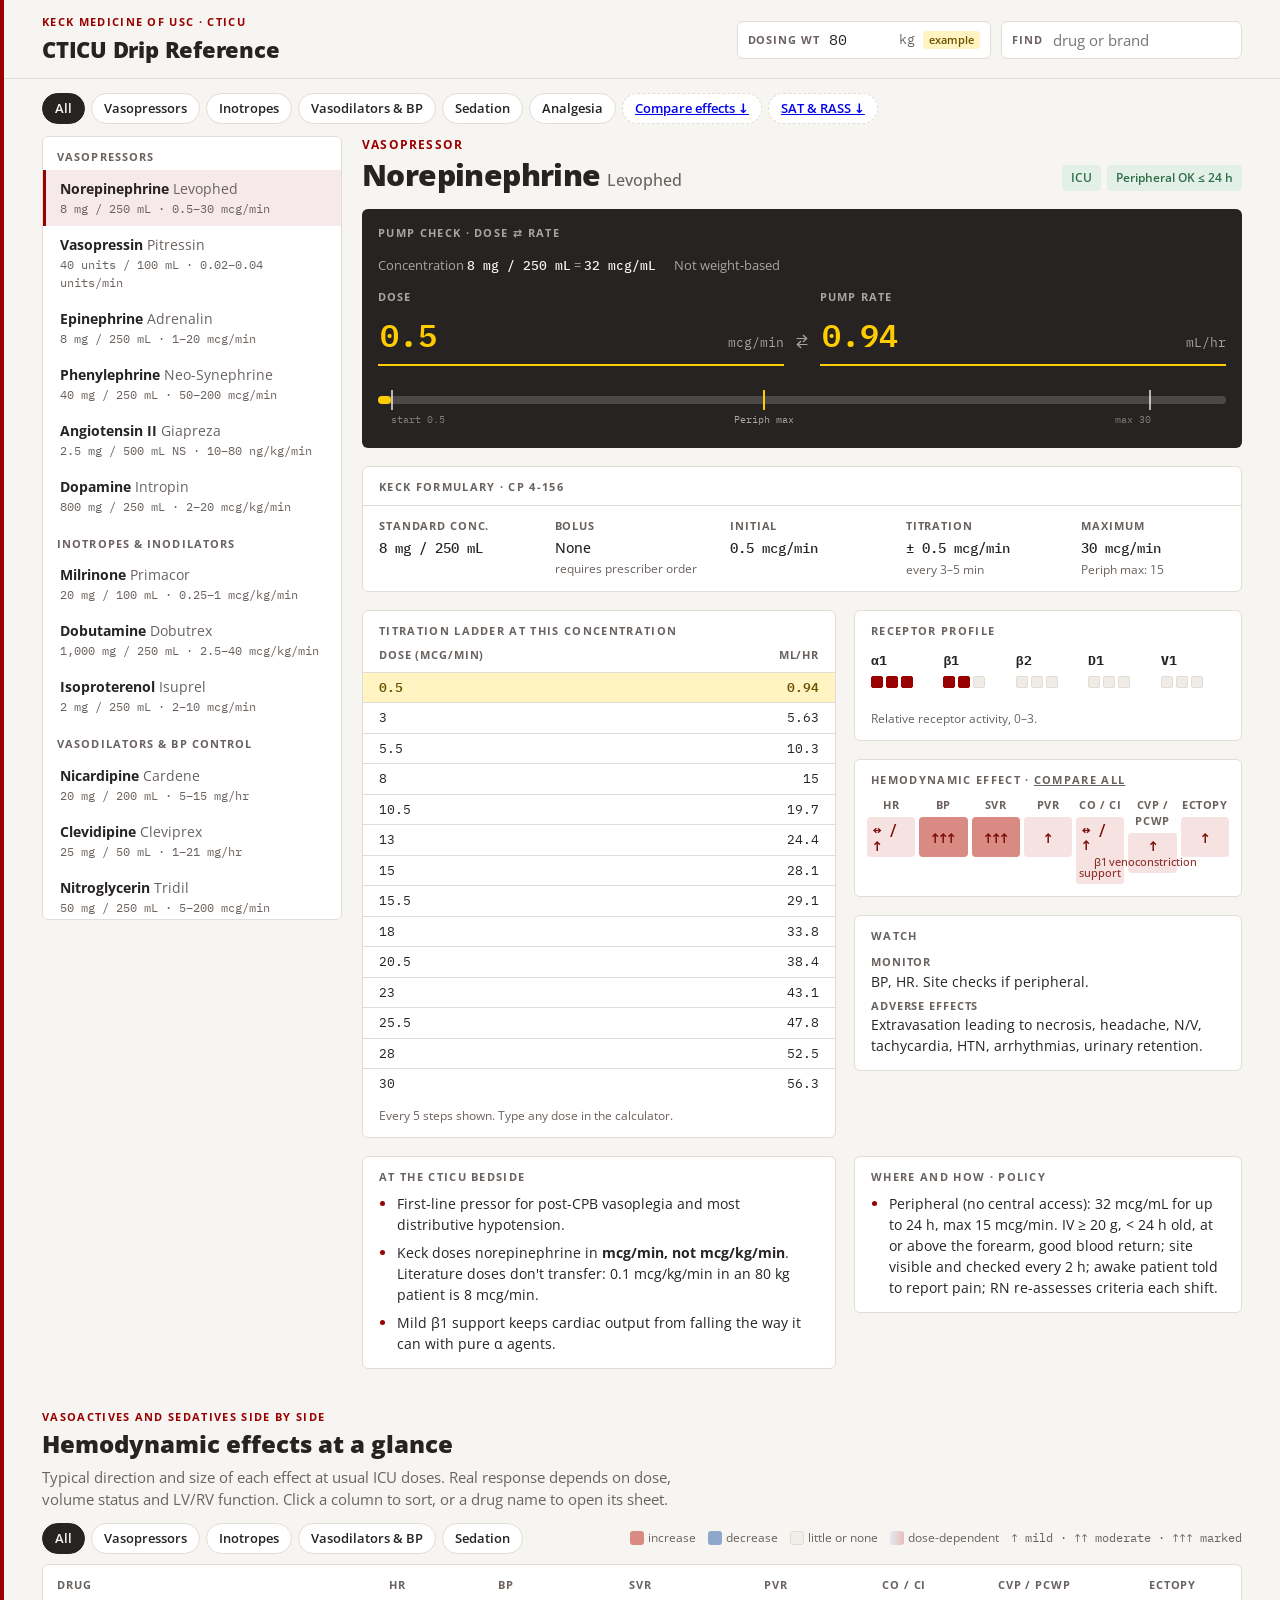
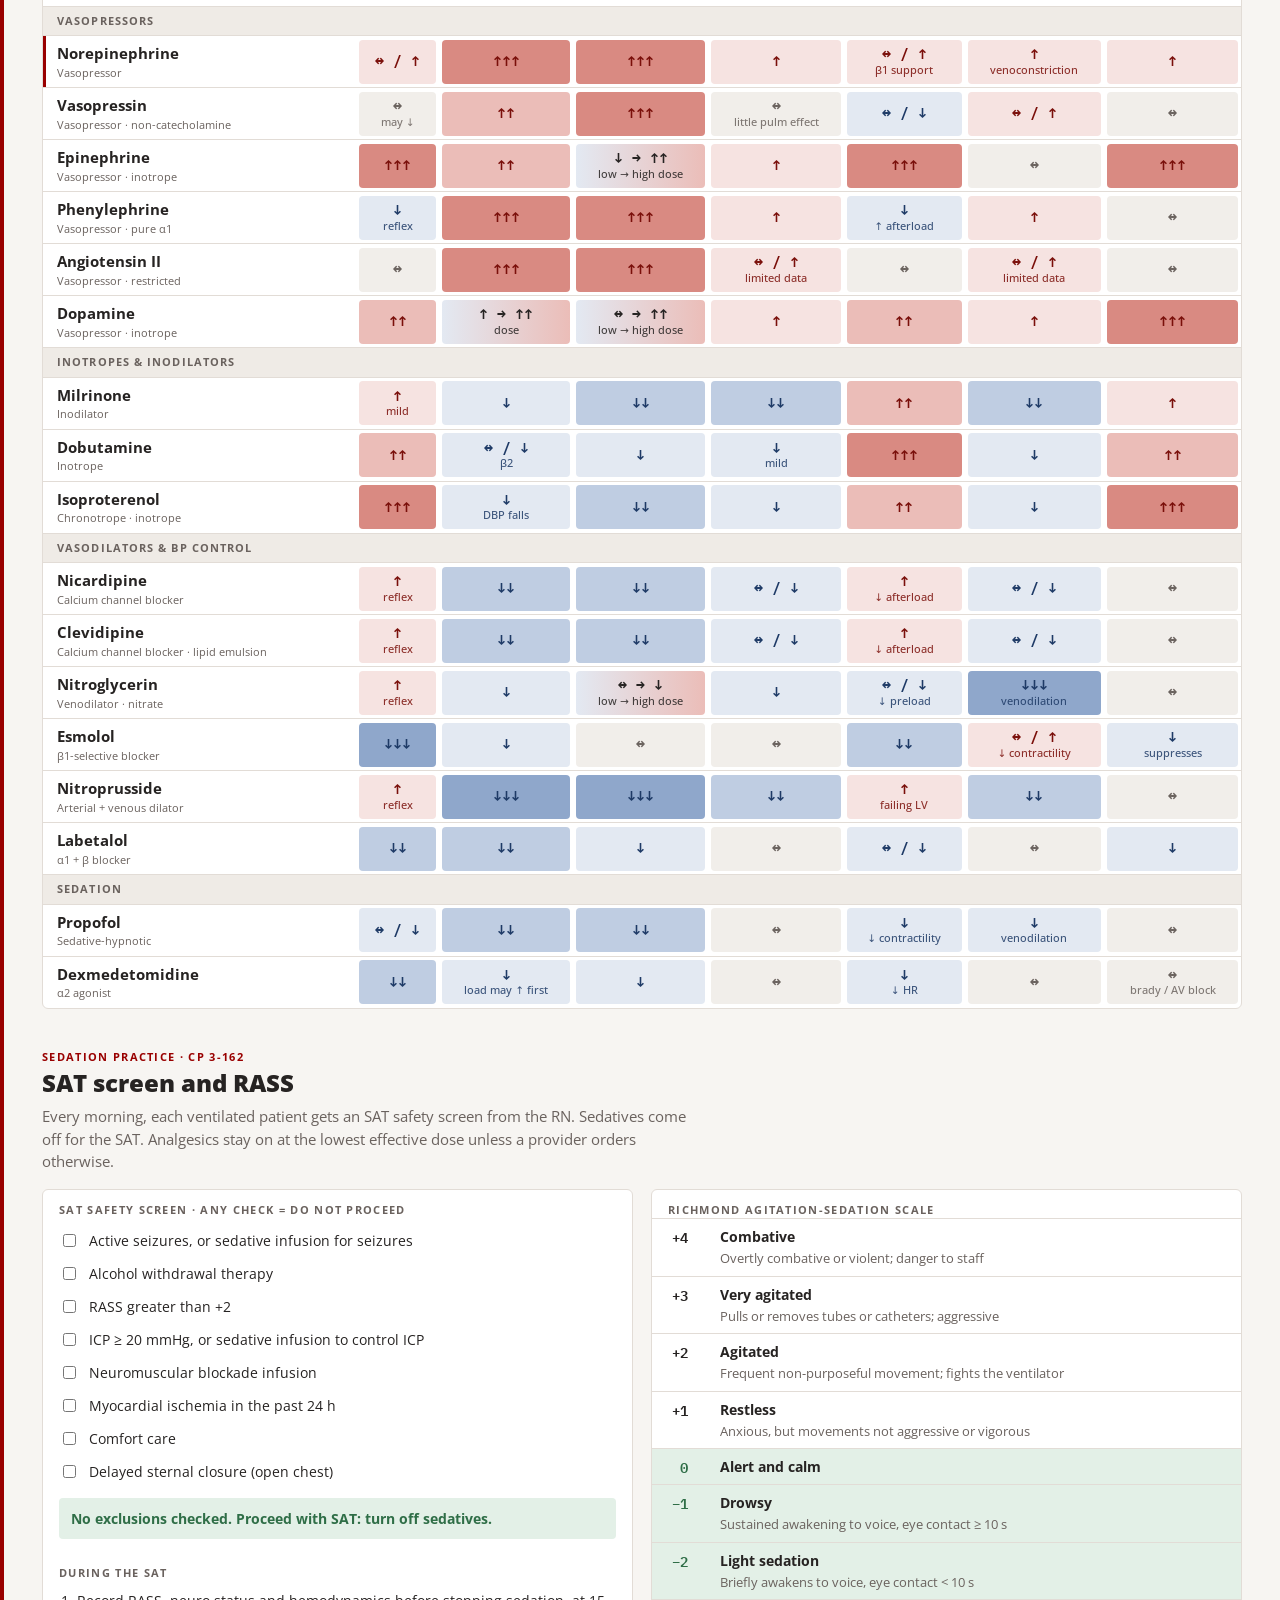
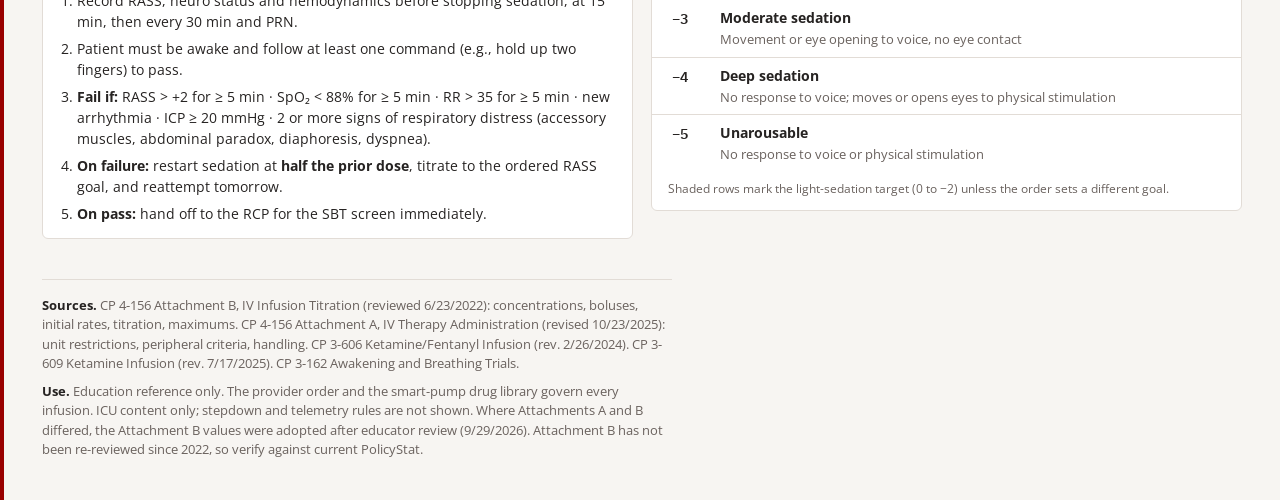
<file: drip-reference/index.html>
<!doctype html>
<html lang="en">
<head>
<meta charset="utf-8">
<meta name="viewport" content="width=device-width, initial-scale=1, viewport-fit=cover">
<meta name="robots" content="noindex, nofollow">
<title>CTICU Drip Reference</title>
<link rel="preconnect" href="https://fonts.googleapis.com">
<link rel="preconnect" href="https://fonts.gstatic.com" crossorigin>
<link rel="stylesheet" href="https://fonts.googleapis.com/css2?family=IBM+Plex+Mono:wght@400;500;600&family=Open+Sans:wght@400;500;600;700;800&display=swap">
<style>
/* Layout: sticky pump-strip header (weight + search) · class filters · drug list | drug sheet with live dose⇄rate calculator · SAT/RASS panel · sources */
:root{
  --paper:#F7F5F2; --surface:#FFFFFF; --sunk:#EFEBE6; --ink:#262322; --muted:#6A625E; --line:#E2DCD6;
  --cardinal:#990000; --cardinal-ink:#990000; --gold:#FFCC00; --gold-soft:#FFF4C2; --gold-ink:#6B5300;
  --ok:#2F6E47; --ok-soft:#E3F0E7; --warn:#8A5A00; --warn-soft:#FBEFD6; --crit:#B3261E; --crit-soft:#FBE3E1;
  --sel:#F6E9E9;
  --display:"Open Sans",system-ui,-apple-system,"Segoe UI",sans-serif;
  --body:"Open Sans",system-ui,-apple-system,"Segoe UI",sans-serif;
  --mono:"IBM Plex Mono",ui-monospace,"SF Mono",Menlo,Consolas,monospace;
  --r:6px; --calc-scheme:dark;
  --up1:#F6E3E1; --up2:#EBBDB8; --up3:#D98A82; --up-ink:#7A0F0A; --dn1:#E3E9F2; --dn2:#BFCDE2; --dn3:#8FA7CB; --dn-ink:#1E3A66; --nil:#F1EEEA;
}
@media (prefers-color-scheme: dark){:root:not([data-theme="light"]){
  --paper:#171413; --surface:#211D1C; --sunk:#2A2524; --ink:#EEE8E3; --muted:#A99F99; --line:#3A3331;
  --cardinal:#B01E1E; --cardinal-ink:#F08A84; --gold:#FFCC00; --gold-soft:#3A3113; --gold-ink:#FFD84D;
  --ok:#7CC79A; --ok-soft:#1F3328; --warn:#F2C064; --warn-soft:#3A2E17; --crit:#FF8A80; --crit-soft:#3D1F1D;
  --sel:#35211F; --calc-scheme:light; color-scheme:dark;
  --up1:#3A2120; --up2:#5A2A27; --up3:#7E302B; --up-ink:#FFD2CD; --dn1:#1F2733; --dn2:#283A55; --dn3:#34507A; --dn-ink:#D4E2FA; --nil:#262120}}
:root[data-theme="dark"]{
  --paper:#171413; --surface:#211D1C; --sunk:#2A2524; --ink:#EEE8E3; --muted:#A99F99; --line:#3A3331;
  --cardinal:#B01E1E; --cardinal-ink:#F08A84; --gold:#FFCC00; --gold-soft:#3A3113; --gold-ink:#FFD84D;
  --ok:#7CC79A; --ok-soft:#1F3328; --warn:#F2C064; --warn-soft:#3A2E17; --crit:#FF8A80; --crit-soft:#3D1F1D;
  --sel:#35211F; --calc-scheme:light; color-scheme:dark;
  --up1:#3A2120; --up2:#5A2A27; --up3:#7E302B; --up-ink:#FFD2CD; --dn1:#1F2733; --dn2:#283A55; --dn3:#34507A; --dn-ink:#D4E2FA; --nil:#262120}

*{box-sizing:border-box}
body{background:var(--paper);color:var(--ink);font-family:var(--body);font-size:15px;line-height:1.5;border-left:4px solid var(--cardinal)}
.wrap{max-width:1240px;margin:0 auto;padding-inline:20px;padding-block:0 40px}
.mono{font-family:var(--mono);font-variant-numeric:tabular-nums}
h1,h2,h3{font-family:var(--display);text-wrap:balance;margin:0}
button,input,select{font:inherit;color:inherit}
:focus-visible{outline:2px solid var(--gold);outline-offset:2px}

/* header */
.top{position:sticky;top:env(safe-area-inset-top,0px);z-index:10;background:var(--paper);border-bottom:1px solid var(--line)}
.top-in{max-width:1240px;margin:0 auto;padding:14px 20px 12px;display:flex;flex-wrap:wrap;gap:12px 20px;align-items:center}
.brand{display:flex;flex-direction:column;gap:2px;min-width:0;margin-right:auto}
.eyebrow{font-size:11px;font-weight:700;letter-spacing:.12em;text-transform:uppercase;color:var(--cardinal-ink)}
.brand h1{font-size:22px;font-weight:800;letter-spacing:-.01em}
.ctrl{display:flex;flex-wrap:wrap;gap:10px;align-items:center}
.field{display:flex;align-items:center;gap:8px;background:var(--surface);border:1px solid var(--line);border-radius:var(--r);padding:6px 10px}
.field label{font-size:11px;font-weight:700;letter-spacing:.08em;text-transform:uppercase;color:var(--muted)}
.field input{border:0;background:transparent;outline:none;width:64px}
.field input.search{width:180px;font-family:var(--body)}
.field .u{font-family:var(--mono);font-size:13px;color:var(--muted)}
.ex{font-size:11px;color:var(--gold-ink);background:var(--gold-soft);border-radius:4px;padding:1px 6px;font-weight:600}

.filters{display:flex;gap:6px;flex-wrap:wrap;padding-block:14px 12px}
.chip{border:1px solid var(--line);background:var(--surface);border-radius:999px;padding:5px 12px;font-size:13px;font-weight:600;cursor:pointer}
.chip[aria-pressed="true"]{background:var(--ink);color:var(--paper);border-color:var(--ink)}
.chip.jump{border-style:dashed}

/* main grid */
.grid{display:grid;grid-template-columns:300px minmax(0,1fr);gap:20px;align-items:start}
.list{position:sticky;top:96px;max-height:calc(100vh - 116px);overflow:auto;border:1px solid var(--line);border-radius:var(--r);background:var(--surface)}
.grp{font-size:11px;font-weight:700;letter-spacing:.1em;text-transform:uppercase;color:var(--muted);padding:12px 14px 4px;background:var(--surface)}
.item{display:grid;grid-template-columns:1fr;gap:1px;width:100%;text-align:left;border:0;background:transparent;padding:8px 14px;cursor:pointer;border-left:3px solid transparent}
.item:hover{background:var(--sunk)}
.item[aria-current="true"]{background:var(--sel);border-left-color:var(--cardinal)}
.item .n{font-weight:700;font-size:14px}
.item .n span{font-weight:400;color:var(--muted)}
.item .m{font-family:var(--mono);font-size:12px;color:var(--muted)}
.empty{padding:16px 14px;color:var(--muted);font-size:14px}

/* sheet */
.sheet{scroll-margin-top:100px;min-width:0;display:flex;flex-direction:column;gap:18px}
.head{display:flex;flex-wrap:wrap;gap:10px 16px;align-items:flex-end;justify-content:space-between}
.head h2{font-size:30px;font-weight:800;letter-spacing:-.02em;line-height:1.1}
.head h2 small{font-size:16px;font-weight:500;color:var(--muted);letter-spacing:0;margin-left:6px}
.cls{font-size:12px;font-weight:700;letter-spacing:.1em;text-transform:uppercase;color:var(--cardinal-ink);margin-bottom:4px}
.pills{display:flex;flex-wrap:wrap;gap:6px}
.pill{font-size:12px;font-weight:600;border-radius:4px;padding:3px 8px;border:1px solid transparent;white-space:nowrap}
.pill.ok{background:var(--ok-soft);color:var(--ok)}
.pill.warn{background:var(--warn-soft);color:var(--warn)}
.pill.crit{background:var(--crit-soft);color:var(--crit)}
.pill.info{background:var(--sunk);color:var(--ink)}

.panel{background:var(--surface);border:1px solid var(--line);border-radius:var(--r)}
.ptitle{font-size:11px;font-weight:700;letter-spacing:.12em;text-transform:uppercase;color:var(--muted);padding:12px 16px 0}

/* formulary table */
.spec{display:grid;grid-template-columns:repeat(auto-fit,minmax(150px,1fr));gap:0}
.spec div{padding:12px 16px;border-top:1px solid var(--line);min-width:0}
.spec dt{font-size:11px;font-weight:700;letter-spacing:.08em;text-transform:uppercase;color:var(--muted);margin-bottom:3px}
.spec dd{margin:0;font-family:var(--mono);font-size:14px;font-weight:500;overflow-wrap:anywhere}
.spec dd .sub{display:block;font-family:var(--body);font-size:12px;color:var(--muted);font-weight:400;margin-top:2px}

/* calculator: pump face */
.calc{color-scheme:var(--calc-scheme);background:var(--ink);color:var(--paper);border-radius:var(--r);padding:16px;display:flex;flex-direction:column;gap:14px}
:root .calc{--c-dim:color-mix(in srgb,var(--paper) 62%,transparent);--c-line:color-mix(in srgb,var(--paper) 18%,transparent)}
.calc .ptitle{padding:0;color:var(--c-dim)}
.crow{display:grid;grid-template-columns:minmax(0,1fr) auto minmax(0,1fr);gap:12px;align-items:end}
.cbox label{display:block;font-size:11px;font-weight:700;letter-spacing:.1em;text-transform:uppercase;color:var(--c-dim);margin-bottom:4px}
.cin{display:flex;align-items:baseline;gap:8px;border-bottom:2px solid var(--gold);padding-bottom:4px}
.cin input{background:transparent;border:0;outline:none;color:var(--gold);font-family:var(--mono);font-size:32px;font-weight:600;width:100%;min-width:0;font-variant-numeric:tabular-nums}
.cin .u{font-family:var(--mono);font-size:13px;color:var(--c-dim);white-space:nowrap}
.swap{font-family:var(--mono);color:var(--c-dim);font-size:20px;padding-bottom:10px}
.cmeta{display:flex;flex-wrap:wrap;gap:8px 18px;font-size:13px;color:var(--c-dim)}
.cmeta select,.cmeta input{background:transparent;border:1px solid var(--c-line);border-radius:4px;padding:3px 6px;color:var(--paper)}
.cmeta select option{color:#262322;background:#fff}
.cmeta b{color:var(--paper);font-family:var(--mono);font-weight:500}
.bar{position:relative;height:34px;margin-top:4px}
.track{position:absolute;left:0;right:0;top:12px;height:8px;border-radius:4px;background:var(--c-line)}
.fill{position:absolute;left:0;top:12px;height:8px;border-radius:4px;background:var(--gold)}
.tick{position:absolute;top:6px;width:2px;height:20px;background:var(--paper);opacity:.7}
.tick.lim{background:var(--gold);opacity:1}
.tick span{position:absolute;top:22px;left:50%;transform:translateX(-50%);font-size:10px;white-space:nowrap;color:var(--c-dim);font-family:var(--mono)}
.tick.end span{left:auto;right:0;transform:none}
.tick.start span{left:0;transform:none}
.alerts{display:flex;flex-direction:column;gap:6px}
.alert{font-size:13px;font-weight:600;border-radius:4px;padding:6px 10px}
.alert.crit{background:#B3261E;color:#fff}
.alert.warn{background:#FFCC00;color:#262322}
.alert.info{background:var(--c-line);color:var(--paper)}
.co{font-size:13px;color:var(--c-dim)}
.co b{color:var(--gold);font-family:var(--mono);font-weight:600}

/* two-col lower */
.cols{display:grid;grid-template-columns:minmax(0,1.1fr) minmax(0,.9fr);gap:18px;align-items:start}
.cols > *{min-width:0}
.ladder{width:100%;border-collapse:collapse;font-family:var(--mono);font-size:13px;font-variant-numeric:tabular-nums}
.ladder th{font-family:var(--body);font-size:11px;letter-spacing:.08em;text-transform:uppercase;color:var(--muted);text-align:right;padding:8px 16px;font-weight:700}
.ladder th:first-child,.ladder td:first-child{text-align:left}
.ladder td{padding:5px 16px;border-top:1px solid var(--line);text-align:right}
.ladder tr.on td{background:var(--gold-soft);color:var(--gold-ink);font-weight:600}
.ladder tr.limrow td:first-child::after{content:attr(data-lim);font-family:var(--body);font-size:11px;color:var(--muted);margin-left:8px}
.lnote{font-size:12px;color:var(--muted);padding:8px 16px 12px}

.rec{display:grid;grid-template-columns:repeat(5,1fr);gap:8px;padding:12px 16px 14px}
.rc{display:flex;flex-direction:column;gap:5px;align-items:flex-start}
.rc b{font-family:var(--mono);font-size:13px}
.dots{display:flex;gap:3px}
.dots i{width:12px;height:12px;border-radius:2px;background:var(--sunk);border:1px solid var(--line)}
.dots i.f{background:var(--cardinal);border-color:var(--cardinal)}
.mech{padding:10px 16px 14px;font-size:14px}
.mech b{font-family:var(--mono)}

ul.notes{margin:0;padding:8px 16px 14px 34px;display:flex;flex-direction:column;gap:7px;font-size:14px;max-width:72ch}
ul.notes li::marker{color:var(--cardinal-ink)}
.flag{border:1px solid var(--gold);background:var(--gold-soft);border-radius:var(--r);padding:12px 16px}
.flag h3{font-size:12px;letter-spacing:.1em;text-transform:uppercase;color:var(--gold-ink);font-weight:800;margin-bottom:6px}
.flag ul{margin:0;padding-left:18px;display:flex;flex-direction:column;gap:5px;font-size:14px}
.monitor{padding:10px 16px 14px;font-size:14px;display:grid;gap:6px}
.monitor b{font-size:11px;letter-spacing:.08em;text-transform:uppercase;color:var(--muted);display:block}

/* hemodynamic matrix */
.hemo{margin-top:40px;scroll-margin-top:100px}
.hemo > h2{font-size:24px;font-weight:800;margin-bottom:4px}
.hemo > p{color:var(--muted);margin:0 0 12px;max-width:72ch}
.hbar{display:flex;flex-wrap:wrap;gap:8px 16px;align-items:center;justify-content:space-between;margin-bottom:10px}
.legend{display:flex;flex-wrap:wrap;gap:6px 12px;font-size:12px;color:var(--muted);align-items:center}
.legend i{display:inline-block;width:14px;height:14px;border-radius:3px;vertical-align:-3px;margin-right:4px}
.mx-wrap{overflow-x:auto;border:1px solid var(--line);border-radius:var(--r);background:var(--surface)}
.mx{width:100%;border-collapse:collapse;min-width:740px}
.mx th{font-size:11px;font-weight:700;letter-spacing:.08em;text-transform:uppercase;color:var(--muted);padding:10px 8px;text-align:center;border-bottom:1px solid var(--line);white-space:nowrap}
.mx th:first-child{text-align:left;padding-left:14px}
.mx th button{border:0;background:transparent;font:inherit;color:inherit;letter-spacing:inherit;text-transform:inherit;cursor:pointer;padding:2px 4px;border-radius:3px}
.mx th button:hover{color:var(--ink)}
.mx th button[aria-sort="descending"],.mx th button[aria-sort="ascending"]{color:var(--cardinal-ink)}
.mx td{padding:3px;text-align:center;border-top:1px solid var(--line)}
.mx td.nm{text-align:left;padding:6px 14px;white-space:nowrap}
.mx td.nm button{border:0;background:transparent;font:inherit;font-weight:700;cursor:pointer;padding:0;text-align:left}
.mx td.nm button:hover{color:var(--cardinal-ink);text-decoration:underline}
.mx td.nm small{display:block;font-size:11px;color:var(--muted);font-weight:400}
.mx tr.grp td{background:var(--sunk);font-size:11px;font-weight:700;letter-spacing:.1em;text-transform:uppercase;color:var(--muted);text-align:left;padding:6px 14px}
.mx tr.cur td.nm{box-shadow:inset 3px 0 0 var(--cardinal)}
.cell{display:flex;flex-direction:column;align-items:center;justify-content:center;min-height:44px;border-radius:4px;padding:4px 6px;font-family:var(--mono);font-size:15px;font-weight:600;line-height:1.1}
.cell small{font-family:var(--body);font-size:10.5px;font-weight:500;opacity:.85;margin-top:2px;white-space:nowrap}
.cell.u1{background:var(--up1);color:var(--up-ink)} .cell.u2{background:var(--up2);color:var(--up-ink)} .cell.u3{background:var(--up3);color:var(--up-ink)}
.cell.d1{background:var(--dn1);color:var(--dn-ink)} .cell.d2{background:var(--dn2);color:var(--dn-ink)} .cell.d3{background:var(--dn3);color:var(--dn-ink)}
.cell.z{background:var(--nil);color:var(--muted)}
.cell.var{background:linear-gradient(90deg,var(--dn1),var(--up2));color:var(--ink)}
.hstrip{display:grid;grid-template-columns:repeat(7,minmax(0,1fr));gap:4px;padding:10px 12px 12px}
.hstrip div{display:flex;flex-direction:column;gap:3px;min-width:0}
.hstrip b{font-size:10.5px;letter-spacing:.06em;text-transform:uppercase;color:var(--muted);text-align:center}
.hstrip .cell{min-height:40px;font-size:14px}
.hstrip .cell small{white-space:normal;text-align:center}

/* SAT / RASS */
.sat{margin-top:40px;scroll-margin-top:100px}
.sat > h2{font-size:24px;font-weight:800;margin-bottom:4px}
.sat > p{color:var(--muted);margin:0 0 16px;max-width:72ch}
.satgrid{display:grid;grid-template-columns:minmax(0,1fr) minmax(0,1fr);gap:18px;align-items:start}
.satgrid > *{min-width:0}
.rass{width:100%;border-collapse:collapse;font-size:14px}
.rass td{padding:7px 16px;border-top:1px solid var(--line);vertical-align:top}
.rass td:first-child{font-family:var(--mono);font-weight:600;width:52px;text-align:right}
.rass td b{display:block}
.rass td span{color:var(--muted);font-size:13px}
.rass tr.tgt td{background:var(--ok-soft)}
.rass tr.tgt td:first-child{color:var(--ok)}
.checks{display:flex;flex-direction:column;padding:6px 8px 10px}
.checks label{display:flex;gap:10px;align-items:flex-start;padding:6px 8px;border-radius:4px;cursor:pointer;font-size:14px}
.checks label:hover{background:var(--sunk)}
.checks input{margin-top:4px;accent-color:var(--cardinal)}
.verdict{margin:0 16px 14px;padding:10px 12px;border-radius:4px;font-weight:700;font-size:14px}
.verdict.go{background:var(--ok-soft);color:var(--ok)}
.verdict.stop{background:var(--crit-soft);color:var(--crit)}
.steps{margin:0;padding:8px 16px 14px 34px;display:flex;flex-direction:column;gap:6px;font-size:14px}

footer{margin-top:40px;padding-top:16px;border-top:1px solid var(--line);font-size:13px;color:var(--muted);display:grid;gap:8px;max-width:90ch}
footer b{color:var(--ink)}

@media (max-width:900px){
  .grid{grid-template-columns:1fr}
  .list{position:static;max-height:280px}
  .cols,.satgrid{grid-template-columns:1fr}
}
@media (max-width:560px){
  .hstrip{grid-template-columns:repeat(4,minmax(0,1fr))}
  .wrap{padding-inline:16px}
  .top-in{padding-inline:16px}
  .brand h1{font-size:19px}
  .field input.search{width:120px}
  .crow{grid-template-columns:1fr}
  .swap{display:none}
  .cin input{font-size:28px}
  .head h2{font-size:25px}
  .rec{grid-template-columns:repeat(3,1fr)}
}
@media (prefers-reduced-motion:no-preference){.fill{transition:width .2s ease}}
</style>
<style>body{margin:0} [hidden]{display:none!important} img{max-width:100%}</style>
</head>
<body>
<header class="top">
  <div class="top-in">
    <div class="brand">
      <span class="eyebrow">Keck Medicine of USC · CTICU</span>
      <h1>CTICU Drip Reference</h1>
    </div>
    <div class="ctrl">
      <div class="field">
        <label for="wt">Dosing wt</label>
        <input id="wt" class="mono" type="number" inputmode="decimal" min="1" max="400" step="0.1" value="80">
        <span class="u">kg</span>
        <span class="ex" id="wtEx">example</span>
      </div>
      <div class="field">
        <label for="q">Find</label>
        <input id="q" class="search" type="search" placeholder="drug or brand">
      </div>
    </div>
  </div>
</header>

<main class="wrap">
  <nav class="filters" id="filters" aria-label="Drug class"></nav>
  <div class="grid">
    <nav class="list" id="list" aria-label="Drugs"></nav>
    <article class="sheet" id="sheet" aria-live="polite"></article>
  </div>

  <section class="hemo" id="hemo">
    <div class="eyebrow">Vasoactives and sedatives side by side</div>
    <h2>Hemodynamic effects at a glance</h2>
    <p>Typical direction and size of each effect at usual ICU doses. Real response depends on dose, volume status and LV/RV function. Click a column to sort, or a drug name to open its sheet.</p>
    <div class="hbar">
      <div class="filters" id="mxFilters" style="padding:0" aria-label="Matrix class"></div>
      <div class="legend"><span><i style="background:var(--up3)"></i>increase</span><span><i style="background:var(--dn3)"></i>decrease</span><span><i style="background:var(--nil);border:1px solid var(--line)"></i>little or none</span><span><i style="background:linear-gradient(90deg,var(--dn1),var(--up2))"></i>dose-dependent</span><span class="mono">↑ mild · ↑↑ moderate · ↑↑↑ marked</span></div>
    </div>
    <div class="mx-wrap"><table class="mx" id="mx"></table></div>
  </section>

  <section class="sat" id="sat">
    <div class="eyebrow">Sedation practice · CP 3-162</div>
    <h2>SAT screen and RASS</h2>
    <p>Every morning, each ventilated patient gets an SAT safety screen from the RN. Sedatives come off for the SAT. Analgesics stay on at the lowest effective dose unless a provider orders otherwise.</p>
    <div class="satgrid">
      <div class="panel">
        <div class="ptitle">SAT safety screen · any check = do not proceed</div>
        <div class="checks" id="satChecks"></div>
        <div class="verdict go" id="satVerdict">No exclusions checked. Proceed with SAT: turn off sedatives.</div>
        <div class="ptitle">During the SAT</div>
        <ol class="steps">
          <li>Record RASS, neuro status and hemodynamics before stopping sedation, at 15 min, then every 30 min and PRN.</li>
          <li>Patient must be awake and follow at least one command (e.g., hold up two fingers) to pass.</li>
          <li><b>Fail if:</b> RASS &gt; +2 for ≥ 5 min · SpO₂ &lt; 88% for ≥ 5 min · RR &gt; 35 for ≥ 5 min · new arrhythmia · ICP ≥ 20 mmHg · 2 or more signs of respiratory distress (accessory muscles, abdominal paradox, diaphoresis, dyspnea).</li>
          <li><b>On failure:</b> restart sedation at <b>half the prior dose</b>, titrate to the ordered RASS goal, and reattempt tomorrow.</li>
          <li><b>On pass:</b> hand off to the RCP for the SBT screen immediately.</li>
        </ol>
      </div>
      <div class="panel">
        <div class="ptitle">Richmond Agitation-Sedation Scale</div>
        <table class="rass" id="rass"></table>
        <div class="lnote">Shaded rows mark the light-sedation target (0 to −2) unless the order sets a different goal.</div>
      </div>
    </div>
  </section>

  <footer>
    <div><b>Sources.</b> CP 4-156 Attachment B, IV Infusion Titration (reviewed 6/23/2022): concentrations, boluses, initial rates, titration, maximums. CP 4-156 Attachment A, IV Therapy Administration (revised 10/23/2025): unit restrictions, peripheral criteria, handling. CP 3-606 Ketamine/Fentanyl Infusion (rev. 2/26/2024). CP 3-609 Ketamine Infusion (rev. 7/17/2025). CP 3-162 Awakening and Breathing Trials.</div>
    <div><b>Use.</b> Education reference only. The provider order and the smart-pump drug library govern every infusion. ICU content only; stepdown and telemetry rules are not shown. Where Attachments A and B differed, the Attachment B values were adopted after educator review (9/29/2026). Attachment B has not been re-reviewed since 2022, so verify against current PolicyStat.</div>
  </footer>
</main>

<script>
const PERIPH = "IV ≥ 20 g, < 24 h old, at or above the forearm, good blood return; site visible and checked every 2 h; awake patient told to report pain; RN re-assesses criteria each shift.";
const D = [
/* ─────────── VASOPRESSORS ─────────── */
{id:"norepi",name:"Norepinephrine",brand:"Levophed",cls:["pressor"],tag:"Vasopressor",unit:"mcg/min",
 conc:[{label:"8 mg / 250 mL",per:32,show:"32 mcg/mL"}],
 bolus:"None",initial:0.5,step:0.5,interval:"every 3–5 min",max:30,
 limits:[{v:15,l:"Periph max"}],
 where:[["ICU","ok"],["Peripheral OK ≤ 24 h","ok"]],
 rec:{a1:3,b1:2,b2:0,d:0,v1:0},
 monitor:"BP, HR. Site checks if peripheral.",adverse:"Extravasation leading to necrosis, headache, N/V, tachycardia, HTN, arrhythmias, urinary retention.",
 pearls:["First-line pressor for post-CPB vasoplegia and most distributive hypotension.","Keck doses norepinephrine in <b>mcg/min, not mcg/kg/min</b>. Literature doses don't transfer: 0.1 mcg/kg/min in an 80 kg patient is 8 mcg/min.","Mild β1 support keeps cardiac output from falling the way it can with pure α agents."],
 policy:["Peripheral (no central access): 32 mcg/mL for up to 24 h, max 15 mcg/min. "+PERIPH],
 flags:[]},
{id:"vaso",name:"Vasopressin",brand:"Pitressin",cls:["pressor"],tag:"Vasopressor · non-catecholamine",unit:"units/min",
 conc:[{label:"40 units / 100 mL",per:0.4,show:"0.4 units/mL"}],
 bolus:"Pulseless VT/VF: 40 units IV",initial:0.02,step:0.01,interval:"interval not specified",max:0.04,
 limits:[{v:0.02,l:"Periph max"}],
 where:[["ICU","ok"],["Peripheral OK ≤ 24 h","ok"],["Vesicant","crit"]],
 rec:{a1:0,b1:0,b2:0,d:0,v1:3},
 monitor:"BP, serum and urine sodium, I&O, urine specific gravity, serum and urine osmolality.",adverse:"Hypertension, ventricular arrhythmias, angina, tremor, diaphoresis.",
 pearls:["Titratable at Keck (0.02 → 0.04 by 0.01), not the fixed 0.04 some references describe.","Works through V1 receptors, so it still constricts when acidosis blunts catecholamine response. Usual second agent in vasoplegia to spare norepinephrine.","No inotropy. Watch digits, gut and sodium as the dose climbs.","Shock dosing shown. GI-hemorrhage dosing (0.2–0.8 units/min) is a separate indication."],
 policy:["Peripheral: 0.4 units/mL for up to 24 h, max 0.02 units/min. "+PERIPH],
 flags:[]},
{id:"epi",name:"Epinephrine",brand:"Adrenalin",cls:["pressor","inotrope"],tag:"Vasopressor · inotrope",unit:"mcg/min",
 conc:[{label:"8 mg / 250 mL",per:32,show:"32 mcg/mL"}],
 bolus:"Arrest: 1 mg every 3–5 min",initial:1,step:1,interval:"interval not specified",max:20,
 limits:[],
 where:[["ICU only","ok"],["Central line","crit"],["Vesicant","crit"]],
 rec:{a1:2,b1:3,b2:2,d:0,v1:0},
 monitor:"HR, BP, extravasation.",adverse:"HTN, tachycardia, arrhythmias, headache, N/V.",
 pearls:["Low doses are mostly β (inotropy, chronotropy). α vasoconstriction takes over as the dose rises.","Lactate often climbs from β2-driven glycolysis. Trend it against perfusion (UOP, mentation, cap refill) before blaming hypoperfusion.","Expect hyperglycemia and tachyarrhythmia, including new post-op AF."],
 policy:["ICU only. Administer via central line."],
 flags:[]},
{id:"phenyl",name:"Phenylephrine",brand:"Neo-Synephrine",cls:["pressor"],tag:"Vasopressor · pure α1",unit:"mcg/min",
 conc:[{label:"40 mg / 250 mL",per:160,show:"160 mcg/mL"}],
 bolus:"50–100 mcg IV push (provider present)",initial:50,step:25,interval:"every 5 min",max:200,
 limits:[{v:100,l:"Periph max"}],
 where:[["ICU only","ok"],["Peripheral OK ≤ 24 h","ok"],["Vesicant","crit"]],
 rec:{a1:3,b1:0,b2:0,d:0,v1:0},
 monitor:"BP.",adverse:"Hypertension, impaired myocardial perfusion, reflex bradycardia.",
 pearls:["Raises afterload with no inotropy, so cardiac output can fall in a weak LV.","The pressor of choice for dynamic LVOT obstruction or SAM after mitral repair or myectomy, with volume and no inotropes.","Reflex bradycardia is expected. Check the pacer settings if the rate drops."],
 policy:["IV push requires provider present.","Peripheral: 0.16 mg/mL for up to 24 h, max 100 mcg/min. "+PERIPH],
 flags:[]},
{id:"angio",name:"Angiotensin II",brand:"Giapreza",cls:["pressor"],tag:"Vasopressor · restricted",unit:"ng/kg/min",
 conc:[{label:"2.5 mg / 500 mL NS",per:5000,show:"5,000 ng/mL"}],
 bolus:"None",initial:10,step:15,interval:"every 5 min",max:80,
 limits:[{v:40,l:"Max after 3 h"}],
 where:[["ICU only","ok"],["Central line","crit"],["NS only","info"],["Restricted: 3rd line","warn"]],
 mech:"<b>AT1</b> receptor agonist. Raises SVR through the renin-angiotensin pathway, separate from catecholamine and vasopressin receptors.",
 monitor:"BP. Confirm VTE prophylaxis.",adverse:"Thrombosis, delirium, thrombocytopenia, fungal infections.",
 pearls:["Reserved for refractory vasoplegia after norepinephrine and a second pressor.","Thrombosis is the headline risk. Confirm DVT prophylaxis is ordered."],
 policy:["Restricted formulary: patient must already be on norepinephrine and another vasopressor at equivalent dose.","Dilute in NS only (5,000–10,000 ng/mL). Central line. Max 80 ng/kg/min in the first 3 h, then 40 ng/kg/min maintenance."],
 flags:[]},
{id:"dopa",name:"Dopamine",brand:"Intropin",cls:["pressor","inotrope"],tag:"Vasopressor · inotrope",unit:"mcg/kg/min",
 conc:[{label:"800 mg / 250 mL",per:3200,show:"3,200 mcg/mL"}],
 bolus:"None",initial:2,step:1,interval:"every 10 min",max:20,
 limits:[{v:5,l:"Periph max"}],
 where:[["ICU","ok"],["Peripheral OK ≤ 24 h","ok"],["Vesicant","crit"]],
 rec:{a1:2,b1:2,b2:1,d:3,v1:0},
 monitor:"EKG, HR, BP, urine output.",adverse:"HTN, arrhythmias, hypotension, angina, N/V, headache.",
 pearls:["Rarely first choice in CTICU. More arrhythmia than norepinephrine for the same pressure.","Effects shift with dose: dopaminergic low, β1 middle, α1 high. The shifts are unpredictable between patients.","Low-dose dopamine does not protect the kidneys."],
 policy:["Peripheral: 3.2 mg/mL for up to 24 h, max 5 mcg/kg/min. "+PERIPH],
 flags:[]},
/* ─────────── INOTROPES ─────────── */
{id:"milri",name:"Milrinone",brand:"Primacor",cls:["inotrope"],tag:"Inodilator",unit:"mcg/kg/min",
 conc:[{label:"20 mg / 100 mL",per:200,show:"200 mcg/mL"}],
 bolus:"50 mcg/kg over 10 min",initial:0.25,step:null,nstep:0.125,interval:"no titration interval listed",max:1,
 ladder:[0.25,0.375,0.5,0.6,0.75,1],
 limits:[],
 where:[["ICU","ok"],["Central preferred","warn"]],
 mech:"<b>PDE-3</b> inhibitor. Raises cAMP without β receptors: inotropy plus systemic and pulmonary vasodilation.",
 monitor:"BP; PCWP, RAP, CI.",adverse:"Ventricular and supraventricular arrhythmias, hypotension, headache.",
 pearls:["Unloads the RV by dropping PVR. Often paired with norepinephrine to hold MAP.","Renally cleared with a half-life of hours. It accumulates in AKI and hypotension can outlast stopping the drip.","The bolus is often skipped because it drops BP. Follow the order.","Works when β receptors are down-regulated or blocked."],
 policy:["Avoid extravasation; central line preferred."],
 flags:[]},
{id:"dobut",name:"Dobutamine",brand:"Dobutrex",cls:["inotrope"],tag:"Inotrope",unit:"mcg/kg/min",
 conc:[{label:"1,000 mg / 250 mL",per:4000,show:"4,000 mcg/mL"}],
 bolus:"None",initial:2.5,step:2.5,interval:"every 3 min",max:40,
 limits:[],
 where:[["ICU","ok"],["Central line","crit"],["Vesicant","crit"]],
 rec:{a1:1,b1:3,b2:1,d:0,v1:0},
 monitor:"BP, EKG, HR.",adverse:"Arrhythmias, HTN, ectopy, angina, N/V, headache, VT.",
 pearls:["β2 effect lowers SVR. If BP falls, add a pressor; more dobutamine won't bring it back.","Avoid in dynamic LVOT obstruction: more contractility worsens the gradient.","Incompatible with sodium bicarbonate in the same line."],
 policy:["Vesicant; infuse via central line."],
 flags:[]},
{id:"iso",name:"Isoproterenol",brand:"Isuprel",cls:["inotrope"],tag:"Chronotrope · inotrope",unit:"mcg/min",
 conc:[{label:"2 mg / 250 mL",per:8,show:"8 mcg/mL"}],
 bolus:"None",initial:2,step:1,interval:"every 15 min",max:10,
 limits:[],
 where:[["ICU only","ok"],["Central line","crit"]],
 rec:{a1:0,b1:3,b2:3,d:0,v1:0},
 monitor:"EKG, HR, RR, BP.",adverse:"Arrhythmia, hypotension, tachycardia, headache, anxiety, angina, dizziness.",
 pearls:["Drives rate when epicardial pacing isn't available or isn't capturing.","β2 vasodilation lowers diastolic pressure, which can cut coronary perfusion.","Also lowers PVR."],
 policy:["ICU only. Avoid extravasation; administer via central line."],
 flags:[]},
/* ─────────── VASODILATORS / BP ─────────── */
{id:"nicard",name:"Nicardipine",brand:"Cardene",cls:["bp"],tag:"Calcium channel blocker",unit:"mg/hr",
 conc:[{label:"20 mg / 200 mL (peripheral)",per:0.1,show:"0.1 mg/mL"},{label:"50 mg / 100 mL (central)",per:0.5,show:"0.5 mg/mL"}],
 bolus:"None",initial:5,step:1,interval:"every 5 min",max:15,
 limits:[],
 where:[["ICU","ok"],["Peripheral: 0.1 mg/mL","ok"]],
 mech:"Dihydropyridine <b>L-type calcium channel</b> blocker. Arterial vasodilation with no negative inotropy.",
 monitor:"BP every 5–15 min after a change, HR, peripheral edema.",adverse:"Flushing, palpitations, tachycardia, peripheral edema, angina, headache, dizziness.",
 pearls:["Common post-op choice to keep SBP under the surgeon's ceiling and protect suture lines.","Offset takes hours after a long infusion, much slower than clevidipine.","Reflex tachycardia can matter in ischemia."],
 policy:["Peripheral concentration is 0.1 mg/mL (20 mg/200 mL). Central is 0.5 mg/mL (50 mg/100 mL).","Monitor BP every 5–15 min after a bolus or rate change."],
 flags:[]},
{id:"clevi",name:"Clevidipine",brand:"Cleviprex",cls:["bp"],tag:"Calcium channel blocker · lipid emulsion",unit:"mg/hr",
 conc:[{label:"25 mg / 50 mL",per:0.5,show:"0.5 mg/mL"}],
 bolus:"None",initial:1,step:1,interval:"every 5 min; every 5–10 min near goal",max:21,
 limits:[],
 where:[["ICU","ok"],["12 h hang time","warn"]],
 mech:"Dihydropyridine <b>L-type calcium channel</b> blocker, cleared by blood esterases. Half-life about 1 minute.",
 monitor:"BP, HR, rhythm. Continuous automatic BP.",adverse:"Hypotension, reflex tachycardia, nausea, AF, fever.",
 pearls:["Fastest on and off of the BP drips. Stopping it reverses the effect within minutes.","Lipid emulsion. Avoid in soy or egg allergy and disordered lipid metabolism; count it with propofol toward the lipid load.","Maximum duration 72 h."],
 policy:["Use within 12 h of puncturing the stopper; discard the rest. Change tubing every 12 h and with every new bottle.","Continuous automatic BP monitoring."],
 flags:[]},
{id:"ntg",name:"Nitroglycerin",brand:"Tridil",cls:["bp"],tag:"Venodilator · nitrate",unit:"mcg/min",
 conc:[{label:"50 mg / 250 mL",per:200,show:"200 mcg/mL"}],
 bolus:"None",initial:5,step:5,interval:"every 3–5 min",max:200,
 limits:[],
 where:[["ICU","ok"],["NTG tubing","info"]],
 mech:"<b>Nitric oxide</b> donor. Venous dilation at low dose (preload), arterial and coronary dilation as the dose rises.",
 monitor:"BP, HR.",adverse:"Hypotension, headache, dizziness, N/V, syncope.",
 pearls:["Usual range 5–20 mcg/min.","After CABG, vasodilator prophylaxis is for <b>arterial conduits</b> (radial above all). Vein grafts don't spasm and get no protection from NTG.","Tolerance develops within a day of continuous infusion."],
 policy:["Dedicated nitroglycerin tubing required."],
 flags:[]},
{id:"esmolol",name:"Esmolol",brand:"Brevibloc",cls:["bp"],tag:"β1-selective blocker",unit:"mcg/kg/min",
 conc:[{label:"2,500 mg / 250 mL (peripheral)",per:10000,show:"10 mg/mL"},{label:"2,000 mg / 100 mL (central)",per:20000,show:"20 mg/mL"},{label:"5 g / 250 mL (central)",per:20000,show:"20 mg/mL"}],
 bolus:"0.5 mg/kg over 1 min",initial:50,step:50,interval:"every 4 min",max:300,
 limits:[],
 where:[["ICU","ok"]],
 rec:{a1:0,b1:-3,b2:0,d:0,v1:0},
 monitor:"BP, HR, MAP, EKG, RR.",adverse:"Hypotension, bradycardia, nausea.",
 pearls:["Impulse control in aortic dissection: β-blockade goes on <b>before</b> any vasodilator to avoid reflex tachycardia.","Half-life about 9 minutes, so it's easy to back off.","Know the pacer settings before titrating in a fresh post-op heart."],
 policy:["Attachment A: load 500 mcg/kg/min over 1 min, start at 50 mcg/kg/min, and re-load with each titration up. (500 mcg/kg/min × 1 min is the same 0.5 mg/kg bolus.)"],
 flags:[]},
{id:"nipride",name:"Nitroprusside",brand:"Nipride",cls:["bp"],tag:"Arterial + venous dilator",unit:"mcg/kg/min",
 conc:[{label:"50 mg / 250 mL",per:200,show:"200 mcg/mL"}],
 bolus:"None",initial:0.5,step:0.5,interval:"every 3–5 min",max:2,
 limits:[],
 where:[["ICU only","ok"],["A-line","info"],["Protect from light","warn"],["Central preferred","warn"]],
 mech:"<b>Nitric oxide</b> donor acting on arterial and venous smooth muscle. Onset and offset in minutes.",
 monitor:"BP, HR, cyanide and thiocyanate toxicity, acid-base.",adverse:"Hypotension, palpitations, headache, psychosis, N/V.",
 pearls:["Rising lactate, metabolic acidosis or sudden tachyphylaxis suggests cyanide toxicity.","Thiocyanate builds up in renal failure.","Can cause coronary steal in ischemia."],
 policy:["Recommended max 2 mcg/kg/min. Up to 10 mcg/kg/min for no more than 10 minutes.","Continuous automatic BP. Light-protective cover. Central line preferred."],
 flags:[]},
{id:"labet",name:"Labetalol",brand:"Trandate",cls:["bp"],tag:"α1 + β blocker",unit:"mg/min",
 conc:[{label:"200 mg / 100 mL",per:2,show:"2 mg/mL"}],
 bolus:"20 mg over 2 min (B); 5–20 mg, then 5–40 mg every 5–10 min, max 80 mg/dose (A)",initial:0.5,step:0.5,interval:"every 10 min",max:3,
 limits:[],
 where:[["ICU","ok"]],
 rec:{a1:-1,b1:-3,b2:-2,d:0,v1:0},
 monitor:"BP, HR, MAP, EKG, RR.",adverse:"Hypotension, bradycardia, nausea, bronchospasm.",
 pearls:["β effect outweighs α (about 7:1 IV).","Duration is hours, so it is much less titratable than esmolol."],
 policy:["IV push: 20 mg or fraction over at least 2 min; may give undiluted.","Monitor BP closely after each push or rate change."],
 flags:[]},
/* ─────────── SEDATION ─────────── */
{id:"propofol",name:"Propofol",brand:"Diprivan",cls:["sedation"],tag:"Sedative-hypnotic",unit:"mcg/kg/min",
 conc:[{label:"1,000 mg / 100 mL",per:10000,show:"10 mg/mL"}],
 bolus:"None (RN)",initial:5,step:5,interval:"every 5–10 min to RASS goal",max:100,
 limits:[{v:67,l:"PRIS risk"}],
 where:[["ICU, ventilated","ok"],["Tubing q12 h","warn"],["No filter < 5 µm","info"]],
 mech:"<b>GABA-A</b> potentiation. Rapid on and off; no analgesia.",
 monitor:"BP, triglycerides, RASS. Baseline lactate, CK and triglycerides, then every 3 days.",adverse:"Hypotension, apnea, injection-site pain.",
 pearls:["Vasodilation plus mild negative inotropy. Often why pressor needs rise right after arrival from the OR.","Clears fast enough to support early extubation.","PRIS risk rises above 67 mcg/kg/min or beyond 48 h. Use the lowest dose and shortest course that works.","Lipid emulsion. Count it with clevidipine and any lipid feeds."],
 policy:["Mechanically ventilated patients only. May continue after extubation for compassionate comfort care. Non-ventilated use requires an anesthesia provider present.","Strict aseptic technique. Change tubing every 12 h and with every new bottle.","Turned off during the SAT."],
 flags:[]},
{id:"dex",name:"Dexmedetomidine",brand:"Precedex",cls:["sedation"],tag:"α2 agonist",unit:"mcg/kg/hr",
 conc:[{label:"200 mcg / 250 mL NS",per:0.8,show:"0.8 mcg/mL"}],
 bolus:"1 mcg/kg over 10 min. May omit if converting from another sedative or hemodynamics are a concern.",initial:0.2,step:0.1,interval:"every 30 min to RASS goal",max:0.7,
 limits:[],
 where:[["ICU only","ok"],["NS only","info"]],
 mech:"Central <b>α2</b> agonist. Cooperative sedation without respiratory depression.",
 monitor:"RASS, HR, RR, rhythm.",adverse:"Hypotension, nausea, bradycardia, AF, hypoxia.",
 pearls:["Can run through extubation because it doesn't depress breathing.","Bradycardia and heart block happen. Know the pacer wire status before starting.","The load can cause transient hypertension before the drop.","Not amnestic. Less delirium than benzodiazepines."],
 policy:["ICU only. Dilute in NS only.","Turned off during the SAT."],
 flags:[]},
{id:"midaz",name:"Midazolam",brand:"Versed",cls:["sedation"],tag:"Benzodiazepine",unit:"mg/hr",
 conc:[{label:"100 mg / 100 mL",per:1,show:"1 mg/mL"}],
 bolus:"0.01–0.05 mg/kg, may repeat every 5–10 min",initial:1,step:1,interval:"every 15 min to RASS goal",max:20,
 limits:[],
 where:[["ICU","ok"]],
 mech:"<b>GABA-A</b> benzodiazepine site. Sedation, amnesia, anxiolysis; no analgesia.",
 monitor:"Respiratory and cardiovascular status, BP, RASS.",adverse:"Hypotension, respiratory depression, oversedation, anterograde amnesia, dependence.",
 pearls:["Accumulates with prolonged infusion, especially with renal or hepatic dysfunction (active metabolite).","Associated with more delirium than propofol or dexmedetomidine.","Turned off during the SAT."],
 policy:["Give IV push slowly over 2 min."],
 flags:[]},
{id:"loraz",name:"Lorazepam",brand:"Ativan",cls:["sedation"],tag:"Benzodiazepine",unit:"mg/hr",
 conc:[{label:"60 mg / 60 mL",per:1,show:"1 mg/mL"}],
 bolus:"Status epilepticus: 0.05–0.15 mg/kg (max 4 mg) over 2 min",initial:1,step:1,interval:"every 30 min to RASS goal",max:4,
 limits:[],
 where:[["ICU","ok"]],
 mech:"<b>GABA-A</b> benzodiazepine site. Longer acting than midazolam.",
 monitor:"Respiratory and cardiovascular status, BP, RASS.",adverse:"Hypotension, respiratory depression, oversedation, anterograde amnesia, dependence.",
 pearls:["Propylene glycol diluent. High or prolonged dosing can cause an osmolar gap and metabolic acidosis.","Rarely the sedation infusion of choice after cardiac surgery."],
 policy:["Dilute IV push with an equal volume; max 2 mg/min."],
 flags:[]},
/* ─────────── ANALGESIA ─────────── */
{id:"fent",name:"Fentanyl",brand:"Sublimaze",cls:["analgesia"],tag:"Opioid",unit:"mcg/hr",
 conc:[{label:"1,000 mcg / 100 mL",per:10,show:"10 mcg/mL"}],
 bolus:"25–100 mcg over 1 min",initial:25,step:10,interval:"every 10 min by pain score",max:150,
 limits:[],
 where:[["ICU","ok"]],
 mech:"<b>μ-opioid</b> agonist. Fast onset, minimal histamine release, hemodynamically quiet.",
 monitor:"Respiratory and cardiovascular status, BP, HR, pain score (CPOT if intubated).",adverse:"Bradycardia, hypotension, sedation, raised ICP, N/V, constipation, respiratory and CNS depression.",
 pearls:["Analgesia first: treat pain before adding sedative.","Stays on during the SAT at the lowest effective dose. Holding it requires a provider order.","Lipophilic. Prolonged infusions build up and wear off slowly.","The 150 mcg/hr max varies with tolerance and is limited by respiratory depression."],
 policy:["Starting rate shown is for ventilated patients."],
 flags:[]},
{id:"hydro",name:"Hydromorphone",brand:"Dilaudid",cls:["analgesia"],tag:"Opioid",unit:"mg/hr",
 conc:[{label:"Enter concentration",custom:true,per:null,show:"—"}],
 bolus:"IV push: each 2 mg or fraction over 2–5 min; don't dilute further",initial:null,step:null,interval:"not listed",max:null,
 limits:[],
 where:[["ICU","ok"],["No standard conc.","warn"]],
 mech:"<b>μ-opioid</b> agonist, roughly 5–7× morphine by IV weight.",
 monitor:"Vital signs, especially respirations. Sedation level.",adverse:"Respiratory depression, sedation, hypotension, pruritus, constipation.",
 pearls:["Continuous infusions are less common in CTICU than fentanyl. More often used as IV-push rescue."],
 policy:["Attachment A allows IV push and continuous infusion."],
 flags:[],note:"No standard concentration, starting rate, titration or maximum is listed in CP 4-156. Enter the concentration from the bag label to use the calculator."},
{id:"ket",name:"Ketamine",brand:"CP 3-609",cls:["analgesia"],tag:"NMDA antagonist · analgesic infusion",unit:"mg/kg/hr",
 conc:[{label:"Enter concentration",custom:true,per:null,show:"—"}],
 bolus:"RN may not bolus. IV push by provider at bedside only.",initial:0.05,step:0.05,interval:"no RN titration; order for each change",max:1,
 limits:[{v:0.2,l:"Top of start"}],
 where:[["ICU","ok"],["No standard conc.","warn"],["No titration","warn"],["2-RN check","info"],["Lockbox","info"]],
 mech:"<b>NMDA</b> receptor antagonist. Blocks central sensitization (\"wind-up\"); opioid-sparing.",
 monitor:"VS, pain, RASS, SpO₂ per policy. Notify for RASS ≥ +2 or ≤ −3.",adverse:"Hallucinations, vivid dreams, hypertension, tachycardia, salivation, nystagmus.",
 pearls:["Acute pain: start 0.05–0.2 mg/kg/hr, usual range 0.05–1. Chronic pain: start 0.02–0.2.","Sympathomimetic, so HR and BP may rise. Useful when the patient is on pressors.","Not for pain control alongside a paralytic. Fine as an adjunct to a running opioid."],
 policy:["Only IPS, chronic pain, anesthesia, critical care attendings and palliative care may start it.","Ketamine-only infusions are not titrated. Every dose change needs a provider order.","BMI ≥ 40: dose on adjusted body weight.","Run with a primary IV of at least 10 mL/hr. Second competency-validated RN verifies order, bag and pump at start, every change and handoff.","Stop infusion, opioids and benzodiazepines for RR < 8 or RASS −4, −5, +3, +4; give O₂ per order and notify."],
 flags:[],note:"No standard concentration is noted for ketamine-only infusions. Enter the concentration from the bag label to use the calculator."},
{id:"ketfent",name:"Ketamine / Fentanyl",brand:"CP 3-606",cls:["analgesia"],tag:"Combination analgesic infusion",unit:"mg/kg/hr",
 conc:[{label:"Ketamine 500 mg + fentanyl 1,250 mcg / 250 mL NS",per:2,show:"2 mg/mL ketamine"}],
 co:{name:"Fentanyl",per:5,unit:"mcg/hr"},
 bolus:"None",initial:0.05,step:0.05,interval:"interval blank in policy; provider order for each change above 10 mL/hr",max:0.4,
 rateLimit:{v:10,t:"Above 10 mL/hr, every dose change needs a provider order (CP 3-606)."},
 limits:[],
 where:[["ICU","ok"],["2-RN check","info"],["Lockbox","info"]],
 mech:"<b>NMDA</b> antagonist plus <b>μ-opioid</b> agonist in one bag. Doses are expressed as ketamine.",
 monitor:"VS, SpO₂, pain and RASS at baseline, every 15 min × 1 h, every 30 min × 2, then hourly.",adverse:"Bradycardia, hypotension, sedation, raised ICP, N/V, constipation, respiratory and CNS depression, hallucinations.",
 pearls:["Policy default start is 2 mL/hr, which is 0.05 mg/kg/hr in an 80 kg patient.","The calculator shows the fentanyl that rides along at each rate.","Patient should stay oriented and easy to rouse the whole time."],
 policy:["Only anesthesia, IPS, chronic pain, palliative, pulmonary CC, surgical CC and anesthesia CC attendings may start it.","Notify for HR > 120 or < 55; SBP > 180 or < 90; DBP > 110; RASS ≥ +2 or ≤ −3; RR < 10; SpO₂ < 92%; pain above goal twice.","Stop infusion, opioids and benzodiazepines for RR < 8 and/or RASS −4, −5, +3, +4; 100% O₂ per order; notify immediately.","Call pharmacy at least 2 h before the bag runs out."],
 flags:[]}
];

const CLS = [["all","All"],["pressor","Vasopressors"],["inotrope","Inotropes"],["bp","Vasodilators & BP"],["sedation","Sedation"],["analgesia","Analgesia"]];
const GRP = {pressor:"Vasopressors",inotrope:"Inotropes & inodilators",bp:"Vasodilators & BP control",sedation:"Sedation",analgesia:"Analgesia"};
const REC = [["a1","α1"],["b1","β1"],["b2","β2"],["d","D1"],["v1","V1"]];

const S = {cls:"all", q:"", id:"norepi", wt:80, conc:{}, custom:{}, dose:null};
const $ = s=>document.querySelector(s);

function fmt(n,dp){ if(n==null||!isFinite(n)) return "—"; const d = dp!=null?dp:(Math.abs(n)>=100?0:Math.abs(n)>=10?1:Math.abs(n)>=1?2:3); return (+n.toFixed(d)).toLocaleString(undefined,{maximumFractionDigits:d}); }
function uparts(u){ return {kg:u.includes("/kg/"), min:u.endsWith("/min"), num:u.split("/")[0]}; }
function drug(){ return D.find(d=>d.id===S.id); }
function concOf(d){ const i = S.conc[d.id]||0; const c = d.conc[i]; if(c.custom){ const v = parseFloat(S.custom[d.id]); return v>0?v:null; } return c.per; }
function toRate(d,dose){ const c=concOf(d), p=uparts(d.unit); if(c==null||dose==null||isNaN(dose)) return null; if(p.kg && !(S.wt>0)) return null; return dose*(p.kg?S.wt:1)*(p.min?60:1)/c; }
function toDose(d,rate){ const c=concOf(d), p=uparts(d.unit); if(c==null||rate==null||isNaN(rate)) return null; if(p.kg && !(S.wt>0)) return null; return rate*c/((p.kg?S.wt:1)*(p.min?60:1)); }
function range(d){ return d.initial!=null && d.max!=null ? `${fmt(d.initial)}–${fmt(d.max)} ${d.unit}` : d.unit; }

const HC = [["hr","HR"],["bp","BP"],["svr","SVR"],["pvr","PVR"],["co","CO / CI"],["pre","CVP / PCWP"],["ect","Ectopy"]];
const H = {
 norepi:{hr:["↔/↑"],bp:["↑↑↑"],svr:["↑↑↑"],pvr:["↑"],co:["↔/↑","β1 support"],pre:["↑","venoconstriction"],ect:["↑"]},
 vaso:{hr:["↔","may ↓"],bp:["↑↑"],svr:["↑↑↑"],pvr:["↔","little pulm effect"],co:["↔/↓"],pre:["↔/↑"],ect:["↔"]},
 epi:{hr:["↑↑↑"],bp:["↑↑"],svr:["↓ → ↑↑","low → high dose"],pvr:["↑"],co:["↑↑↑"],pre:["↔"],ect:["↑↑↑"]},
 phenyl:{hr:["↓","reflex"],bp:["↑↑↑"],svr:["↑↑↑"],pvr:["↑"],co:["↓","↑ afterload"],pre:["↑"],ect:["↔"]},
 angio:{hr:["↔"],bp:["↑↑↑"],svr:["↑↑↑"],pvr:["↔/↑","limited data"],co:["↔"],pre:["↔/↑","limited data"],ect:["↔"]},
 dopa:{hr:["↑↑"],bp:["↑ → ↑↑","dose"],svr:["↔ → ↑↑","low → high dose"],pvr:["↑"],co:["↑↑"],pre:["↑"],ect:["↑↑↑"]},
 milri:{hr:["↑","mild"],bp:["↓"],svr:["↓↓"],pvr:["↓↓"],co:["↑↑"],pre:["↓↓"],ect:["↑"]},
 dobut:{hr:["↑↑"],bp:["↔/↓","β2"],svr:["↓"],pvr:["↓","mild"],co:["↑↑↑"],pre:["↓"],ect:["↑↑"]},
 iso:{hr:["↑↑↑"],bp:["↓","DBP falls"],svr:["↓↓"],pvr:["↓"],co:["↑↑"],pre:["↓"],ect:["↑↑↑"]},
 nicard:{hr:["↑","reflex"],bp:["↓↓"],svr:["↓↓"],pvr:["↔/↓"],co:["↑","↓ afterload"],pre:["↔/↓"],ect:["↔"]},
 clevi:{hr:["↑","reflex"],bp:["↓↓"],svr:["↓↓"],pvr:["↔/↓"],co:["↑","↓ afterload"],pre:["↔/↓"],ect:["↔"]},
 ntg:{hr:["↑","reflex"],bp:["↓"],svr:["↔ → ↓","low → high dose"],pvr:["↓"],co:["↔/↓","↓ preload"],pre:["↓↓↓","venodilation"],ect:["↔"]},
 esmolol:{hr:["↓↓↓"],bp:["↓"],svr:["↔"],pvr:["↔"],co:["↓↓"],pre:["↔/↑","↓ contractility"],ect:["↓","suppresses"]},
 nipride:{hr:["↑","reflex"],bp:["↓↓↓"],svr:["↓↓↓"],pvr:["↓↓"],co:["↑","failing LV"],pre:["↓↓"],ect:["↔"]},
 labet:{hr:["↓↓"],bp:["↓↓"],svr:["↓"],pvr:["↔"],co:["↔/↓"],pre:["↔"],ect:["↓"]},
 propofol:{hr:["↔/↓"],bp:["↓↓"],svr:["↓↓"],pvr:["↔"],co:["↓","↓ contractility"],pre:["↓","venodilation"],ect:["↔"]},
 dex:{hr:["↓↓"],bp:["↓","load may ↑ first"],svr:["↓"],pvr:["↔"],co:["↓","↓ HR"],pre:["↔"],ect:["↔","brady / AV block"]}
};
function mag(t){ if(t.includes("→")) return {k:"var",v:0}; if(t.startsWith("↔/")) return {k:t.endsWith("↑")?"u1":"d1",v:t.endsWith("↑")?.5:-.5}; const u=(t.match(/↑/g)||[]).length, d=(t.match(/↓/g)||[]).length; if(u) return {k:"u"+u,v:u}; if(d) return {k:"d"+d,v:-d}; return {k:"z",v:0}; }
function cellHTML(c){ if(!c) return `<div class="cell z">—</div>`; const m=mag(c[0]); const lbl = c[0].replace("↔/↑","↔ / ↑").replace("↔/↓","↔ / ↓"); return `<div class="cell ${m.k}" title="${c[1]||""}">${lbl}${c[1]?`<small>${c[1]}</small>`:""}</div>`; }
const MX = {cls:"all", sort:null, dir:-1};
function renderMatrix(){
  const F=[["all","All"],["pressor","Vasopressors"],["inotrope","Inotropes"],["bp","Vasodilators & BP"],["sedation","Sedation"]];
  $("#mxFilters").innerHTML = F.map(([k,l])=>`<button class="chip" type="button" data-m="${k}" aria-pressed="${MX.cls===k}">${l}</button>`).join("");
  let rows = D.filter(d=>H[d.id] && (MX.cls==="all"||d.cls.includes(MX.cls)));
  const head = `<thead><tr><th>Drug</th>${HC.map(([k,l])=>`<th><button type="button" data-s="${k}" aria-sort="${MX.sort===k?(MX.dir<0?"descending":"ascending"):"none"}">${l}${MX.sort===k?(MX.dir<0?" ▾":" ▴"):""}</button></th>`).join("")}</tr></thead>`;
  const row = d=>`<tr class="${d.id===S.id?"cur":""}"><td class="nm"><button type="button" data-open="${d.id}">${d.name}</button><small>${d.tag}</small></td>${HC.map(([k])=>`<td>${cellHTML(H[d.id][k])}</td>`).join("")}</tr>`;
  let body = "";
  if(MX.sort){
    rows = rows.slice().sort((a,b)=>(mag(H[b.id][MX.sort][0]).v-mag(H[a.id][MX.sort][0]).v)*(MX.dir<0?1:-1));
    body = rows.map(row).join("");
  } else {
    const groups = MX.cls==="all" ? ["pressor","inotrope","bp","sedation"] : [MX.cls];
    groups.forEach(g=>{ const r = rows.filter(d=> MX.cls==="all" ? d.cls[0]===g : true); if(r.length) body += `<tr class="grp"><td colspan="8">${GRP[g]}</td></tr>` + r.map(row).join(""); });
  }
  $("#mx").innerHTML = head + `<tbody>${body}</tbody>`;
}
function renderFilters(){
  $("#filters").innerHTML = CLS.map(([k,l])=>`<button class="chip" type="button" data-c="${k}" aria-pressed="${S.cls===k}">${l}</button>`).join("") + `<a class="chip jump" href="#hemo">Compare effects ↓</a><a class="chip jump" href="#sat">SAT &amp; RASS ↓</a>`;
}
function visible(){
  const q = S.q.trim().toLowerCase();
  return D.filter(d => (S.cls==="all"||d.cls.includes(S.cls)) && (!q || (d.name+" "+d.brand+" "+d.tag).toLowerCase().includes(q)));
}
function renderList(){
  const v = visible();
  if(!v.length){ $("#list").innerHTML = `<div class="empty">No drug matches “${S.q.replace(/</g,"&lt;")}”. Clear the search or pick another class.</div>`; return; }
  const order = S.cls==="all" ? Object.keys(GRP) : [S.cls];
  let h = "";
  order.forEach(g=>{
    const items = v.filter(d=> S.cls==="all" ? d.cls[0]===g : true);
    if(!items.length) return;
    h += `<div class="grp">${GRP[g]}</div>`;
    h += items.map(d=>`<button type="button" class="item" data-id="${d.id}" aria-current="${d.id===S.id}"><span class="n">${d.name} <span>${d.brand}</span></span><span class="m">${d.conc[0].custom?"conc. not standardized":d.conc[0].label.replace(/ \((peripheral|central)\)/,"")} · ${range(d)}</span></button>`).join("");
  });
  $("#list").innerHTML = h;
}

function ladderVals(d){
  if(d.ladder) return d.ladder;
  if(d.initial==null||d.max==null||!d.step) return [];
  const n = Math.round((d.max-d.initial)/d.step);
  const stride = Math.max(1, Math.ceil((n+1)/14));
  const out=[]; for(let i=0;i<=n;i+=stride) out.push(+(d.initial+i*d.step).toFixed(4));
  if(out[out.length-1]!==d.max) out.push(d.max);
  d.limits.forEach(l=>{ if(l.v>d.initial && l.v<d.max && !out.includes(l.v)) out.push(l.v); });
  return out.sort((a,b)=>a-b);
}

function renderSheet(){
  const d = drug();
  if(!d){ $("#sheet").innerHTML=""; return; }
  const ci = S.conc[d.id]||0, c = d.conc[ci], p = uparts(d.unit);
  const recHTML = d.rec ? `<div class="rec">${REC.map(([k,l])=>{const v=d.rec[k]||0, a=Math.abs(v); return `<div class="rc"><b>${l}${v<0?" ⊘":""}</b><span class="dots" aria-label="${l} ${v<0?"blockade ":""}${a} of 3">${[1,2,3].map(i=>`<i class="${i<=a?"f":""}"></i>`).join("")}</span></div>`}).join("")}</div><div class="lnote">${d.rec && Object.values(d.rec).some(v=>v<0)?"⊘ marks receptor blockade. ":""}Relative receptor activity, 0–3.</div>` : `<div class="mech">${d.mech}</div>`;
  $("#sheet").innerHTML = `
  <div class="head">
    <div><div class="cls">${d.tag}</div><h2>${d.name}<small>${d.brand}</small></h2></div>
    <div class="pills">${d.where.map(([t,k])=>`<span class="pill ${k}">${t}</span>`).join("")}</div>
  </div>

  <section class="calc" aria-label="Dose and rate calculator">
    <div class="ptitle">Pump check · dose ⇄ rate</div>
    <div class="cmeta">
      <span>Concentration ${d.conc.length>1?`<select id="concSel" aria-label="Concentration">${d.conc.map((x,i)=>`<option value="${i}" ${i===ci?"selected":""}>${x.label}</option>`).join("")}</select>`:(c.custom?"":`<b>${c.label}</b>`)}
      ${c.custom?`<input id="customConc" class="mono" type="number" inputmode="decimal" step="any" min="0" style="width:90px" value="${S.custom[d.id]??""}" placeholder="e.g. 0.2" aria-label="Concentration per mL"> ${p.num}/mL`:` = <b>${c.show}</b>`}</span>
      ${p.kg?`<span>Weight <b>${S.wt>0?fmt(S.wt,1)+" kg":"—"}</b></span>`:`<span>Not weight-based</span>`}
    </div>
    <div class="crow">
      <div class="cbox"><label for="doseIn">Dose</label><div class="cin"><input id="doseIn" type="number" inputmode="decimal" step="${d.step||d.nstep||"any"}" ${d.initial!=null?`value="${d.initial}"`:""} ${d.max!=null?`max="${d.max}"`:""}><span class="u">${d.unit}</span></div></div>
      <div class="swap" aria-hidden="true">⇄</div>
      <div class="cbox"><label for="rateIn">Pump rate</label><div class="cin"><input id="rateIn" type="number" inputmode="decimal" step="any" min="0"><span class="u">mL/hr</span></div></div>
    </div>
    ${d.co?`<div class="co" id="coLine"></div>`:""}
    ${d.max!=null?`<div class="bar" id="bar"></div>`:""}
    <div class="alerts" id="alerts"></div>
  </section>

  <section class="panel">
    <div class="ptitle">Keck formulary · CP 4-156</div>
    <dl class="spec" style="margin:10px 0 0">
      <div><dt>Standard conc.</dt><dd>${d.conc.map(x=>x.custom?"Not standardized":x.label).join("<br>")}</dd></div>
      <div><dt>Bolus</dt><dd style="font-family:var(--body);font-size:13.5px">${d.bolus}<span class="sub">requires prescriber order</span></dd></div>
      <div><dt>Initial</dt><dd>${d.initial!=null?fmt(d.initial)+" "+d.unit:"—"}</dd></div>
      <div><dt>Titration</dt><dd>${d.step?"± "+fmt(d.step)+" "+d.unit:"—"}<span class="sub">${d.interval}</span></dd></div>
      <div><dt>Maximum</dt><dd>${d.max!=null?fmt(d.max)+" "+d.unit:"—"}${d.limits.length?`<span class="sub">${d.limits.map(l=>l.l+": "+fmt(l.v)).join(" · ")}</span>`:""}</dd></div>
    </dl>
  </section>

  ${d.note?`<aside class="flag"><h3>Concentration</h3><ul style="list-style:none;padding:0"><li>${d.note}</li></ul></aside>`:""}
  ${d.flags.length?`<aside class="flag"><h3>Check with pharmacy</h3><ul>${d.flags.map(f=>`<li>${f}</li>`).join("")}</ul></aside>`:""}

  <div class="cols">
    <div class="panel">
      <div class="ptitle">Titration ladder at this concentration${p.kg?" and weight":""}</div>
      <div id="ladder"></div>
    </div>
    <div style="display:flex;flex-direction:column;gap:18px">
      <div class="panel"><div class="ptitle">${d.rec?"Receptor profile":"Mechanism"}</div>${recHTML}</div>
      ${H[d.id]?`<div class="panel"><div class="ptitle">Hemodynamic effect · <a href="#hemo" style="color:inherit">compare all</a></div><div class="hstrip">${HC.map(([k,l])=>`<div><b>${l}</b>${cellHTML(H[d.id][k])}</div>`).join("")}</div></div>`:""}
      <div class="panel"><div class="ptitle">Watch</div><div class="monitor"><div><b>Monitor</b>${d.monitor}</div><div><b>Adverse effects</b>${d.adverse}</div></div></div>
    </div>
  </div>

  <div class="cols">
    <div class="panel"><div class="ptitle">At the CTICU bedside</div><ul class="notes">${d.pearls.map(x=>`<li>${x}</li>`).join("")}</ul></div>
    <div class="panel"><div class="ptitle">Where and how · policy</div><ul class="notes">${d.policy.map(x=>`<li>${x}</li>`).join("")}</ul></div>
  </div>`;

  const doseIn=$("#doseIn"), rateIn=$("#rateIn");
  if(S.dose==null) S.dose = d.initial;
  doseIn.value = S.dose!=null ? +(+S.dose).toFixed(4) : "";
  const r = toRate(d,S.dose); rateIn.value = r!=null ? +r.toFixed(2) : "";
  doseIn.addEventListener("wheel",e=>{ if(document.activeElement===doseIn) e.preventDefault(); },{passive:false});
  doseIn.addEventListener("input",()=>{ if(doseIn.value!=="" && parseFloat(doseIn.value)<0) doseIn.value=0; S.dose = doseIn.value===""?null:parseFloat(doseIn.value); const r=toRate(d,S.dose); rateIn.value = r!=null? +r.toFixed(2):""; live(); });
  rateIn.addEventListener("input",()=>{ const v = rateIn.value===""?null:parseFloat(rateIn.value); const x = toDose(d,v); S.dose = x; doseIn.value = x!=null? +x.toFixed(4):""; live(); });
  const cs=$("#concSel"); if(cs) cs.addEventListener("change",()=>{ S.conc[d.id]=+cs.value; renderSheet(); });
  const cc=$("#customConc"); if(cc) cc.addEventListener("input",()=>{ S.custom[d.id]=cc.value; const r=toRate(d,S.dose); rateIn.value=r!=null?+r.toFixed(2):""; live(); });
  live();
}

function live(){
  const d = drug(), p = uparts(d.unit), dose = S.dose, rate = toRate(d,dose);
  const al = [];
  if(p.kg && !(S.wt>0)) al.push(["info","Enter a dosing weight to convert this weight-based drug."]);
  if(concOf(d)==null) al.push(["info","Enter the bag concentration to convert dose and rate."]);
  if(dose!=null && d.max!=null && dose > d.max + 1e-9) al.push(["crit",`Above the CP 4-156 maximum of ${fmt(d.max)} ${d.unit}.`]);
  d.limits.forEach(l=>{ if(dose!=null && dose > l.v + 1e-9 && !(d.max!=null && dose > d.max)) al.push(["warn",`Above ${l.l.toLowerCase().replace("periph","peripheral")} (${fmt(l.v)} ${d.unit}).`]); });
  if(d.rateLimit && rate!=null && rate > d.rateLimit.v) al.push(["warn",d.rateLimit.t]);
  if(dose!=null && d.initial!=null && dose>0 && dose < d.initial - 1e-9) al.push(["info",`Below the usual starting dose of ${fmt(d.initial)} ${d.unit}.`]);
  $("#alerts").innerHTML = al.map(([k,t])=>`<div class="alert ${k}">${t}</div>`).join("");
  const co = $("#coLine"); if(co) co.innerHTML = rate!=null ? `${d.co.name} delivered at this rate: <b>${fmt(rate*d.co.per)} ${d.co.unit}</b>` : "";
  const bar = $("#bar");
  if(bar){
    const top = d.max*1.1, pct = v=>Math.max(0,Math.min(100, v/top*100));
    const ticks = [{v:d.initial,l:"start "+fmt(d.initial),c:"start"}].concat(d.limits.map(l=>({v:l.v,l:l.l,c:"lim"}))).concat([{v:d.max,l:"max "+fmt(d.max),c:"end"}]);
    const w = dose!=null ? pct(dose) : 0;
    bar.innerHTML = `<div class="track"></div><div class="fill" style="width:${w}%;${dose!=null&&dose>d.max?"background:#FF6B5E":""}"></div>` + ticks.map(t=>`<div class="tick ${t.c}" style="left:${pct(t.v)}%"><span>${t.l}</span></div>`).join("");
  }
  // ladder
  const vals = ladderVals(d), lad = $("#ladder");
  if(!vals.length){ lad.innerHTML = `<div class="lnote">No titration schedule in CP 4-156 for this drug. Use the calculator with the ordered dose.</div>`; return; }
  const near = dose==null?null:vals.reduce((a,b)=>Math.abs(b-dose)<Math.abs(a-dose)?b:a, vals[0]);
  const limMap = {}; d.limits.forEach(l=>limMap[l.v]=l.l);
  lad.innerHTML = `<div style="overflow-x:auto"><table class="ladder"><thead><tr><th>Dose (${d.unit})</th><th>mL/hr</th>${d.co?`<th>${d.co.name} ${d.co.unit}</th>`:""}</tr></thead><tbody>${vals.map(v=>{const r=toRate(d,v); const lim = v===d.max?"max":(limMap[v]||(v===d.initial?"start":"")); return `<tr class="${v===near?"on":""} ${lim?"limrow":""}" ${lim?`data-lim="${lim}"`:""}><td>${fmt(v)}</td><td>${r!=null?fmt(r,r<10?2:1):"—"}</td>${d.co?`<td>${r!=null?fmt(r*d.co.per):"—"}</td>`:""}</tr>`}).join("")}</tbody></table></div>${d.ladder?`<div class="lnote">Reference points; CP 4-156 lists no titration increment for this drug.</div>`:""}${vals.length && d.step && Math.round((d.max-d.initial)/d.step)+1>vals.length?`<div class="lnote">Every ${Math.ceil((Math.round((d.max-d.initial)/d.step)+1)/14)} steps shown. Type any dose in the calculator.</div>`:""}`;
}

/* SAT */
const SATX = ["Active seizures, or sedative infusion for seizures","Alcohol withdrawal therapy","RASS greater than +2","ICP ≥ 20 mmHg, or sedative infusion to control ICP","Neuromuscular blockade infusion","Myocardial ischemia in the past 24 h","Comfort care","Delayed sternal closure (open chest)"];
$("#satChecks").innerHTML = SATX.map((t,i)=>`<label for="sx${i}"><input type="checkbox" id="sx${i}"> <span>${t}</span></label>`).join("");
$("#satChecks").addEventListener("change",()=>{
  const n = [...document.querySelectorAll("#satChecks input")].filter(x=>x.checked).length, v=$("#satVerdict");
  v.className = "verdict "+(n?"stop":"go");
  v.textContent = n ? `${n} exclusion${n>1?"s":""} present. Do not start the SAT. Notify the provider and document.` : "No exclusions checked. Proceed with SAT: turn off sedatives.";
});
const RASS = [["+4","Combative","Overtly combative or violent; danger to staff"],["+3","Very agitated","Pulls or removes tubes or catheters; aggressive"],["+2","Agitated","Frequent non-purposeful movement; fights the ventilator"],["+1","Restless","Anxious, but movements not aggressive or vigorous"],["0","Alert and calm",""],["−1","Drowsy","Sustained awakening to voice, eye contact ≥ 10 s"],["−2","Light sedation","Briefly awakens to voice, eye contact < 10 s"],["−3","Moderate sedation","Movement or eye opening to voice, no eye contact"],["−4","Deep sedation","No response to voice; moves or opens eyes to physical stimulation"],["−5","Unarousable","No response to voice or physical stimulation"]];
$("#rass").innerHTML = RASS.map(([s,n,t])=>`<tr class="${["0","−1","−2"].includes(s)?"tgt":""}"><td>${s}</td><td><b>${n}</b>${t?`<span>${t}</span>`:""}</td></tr>`).join("");

/* events */
$("#filters").addEventListener("click",e=>{ const b=e.target.closest("button[data-c]"); if(!b) return; S.cls=b.dataset.c; renderFilters(); const v=visible(); if(v.length && !v.find(d=>d.id===S.id)){ S.id=v[0].id; S.dose=null; renderSheet(); } renderList(); });
$("#list").addEventListener("click",e=>{ const b=e.target.closest(".item"); if(!b) return; S.id=b.dataset.id; S.dose=null; renderList(); renderSheet(); renderMatrix(); if(window.innerWidth<=900) $("#sheet").scrollIntoView({behavior:"smooth",block:"start"}); });
$("#q").addEventListener("input",e=>{ S.q=e.target.value; renderList(); const v=visible(); if(v.length===1 && v[0].id!==S.id){ S.id=v[0].id; S.dose=null; renderSheet(); renderList(); } });
$("#wt").addEventListener("input",e=>{ S.wt=parseFloat(e.target.value); $("#wtEx").hidden=true; const d=drug(); if(uparts(d.unit).kg){ const r=toRate(d,S.dose); $("#rateIn").value = r!=null?+r.toFixed(2):""; const m=$(".cmeta span:nth-child(2) b"); if(m) m.textContent = S.wt>0?fmt(S.wt,1)+" kg":"—"; live(); } });

$("#mxFilters").addEventListener("click",e=>{ const b=e.target.closest("button[data-m]"); if(!b) return; MX.cls=b.dataset.m; renderMatrix(); });
$("#mx").addEventListener("click",e=>{
  const sb=e.target.closest("button[data-s]"); if(sb){ const k=sb.dataset.s; if(MX.sort===k){ if(MX.dir<0) MX.dir=1; else { MX.sort=null; MX.dir=-1; } } else { MX.sort=k; MX.dir=-1; } renderMatrix(); return; }
  const ob=e.target.closest("button[data-open]"); if(ob){ S.id=ob.dataset.open; S.dose=null; if(S.cls!=="all" && !drug().cls.includes(S.cls)){ S.cls="all"; renderFilters(); } S.q=""; $("#q").value=""; renderList(); renderSheet(); renderMatrix(); $("#sheet").scrollIntoView({behavior:"smooth",block:"start"}); }
});
renderFilters(); renderList(); renderSheet(); renderMatrix();
</script>
</body>
</html>
</file>
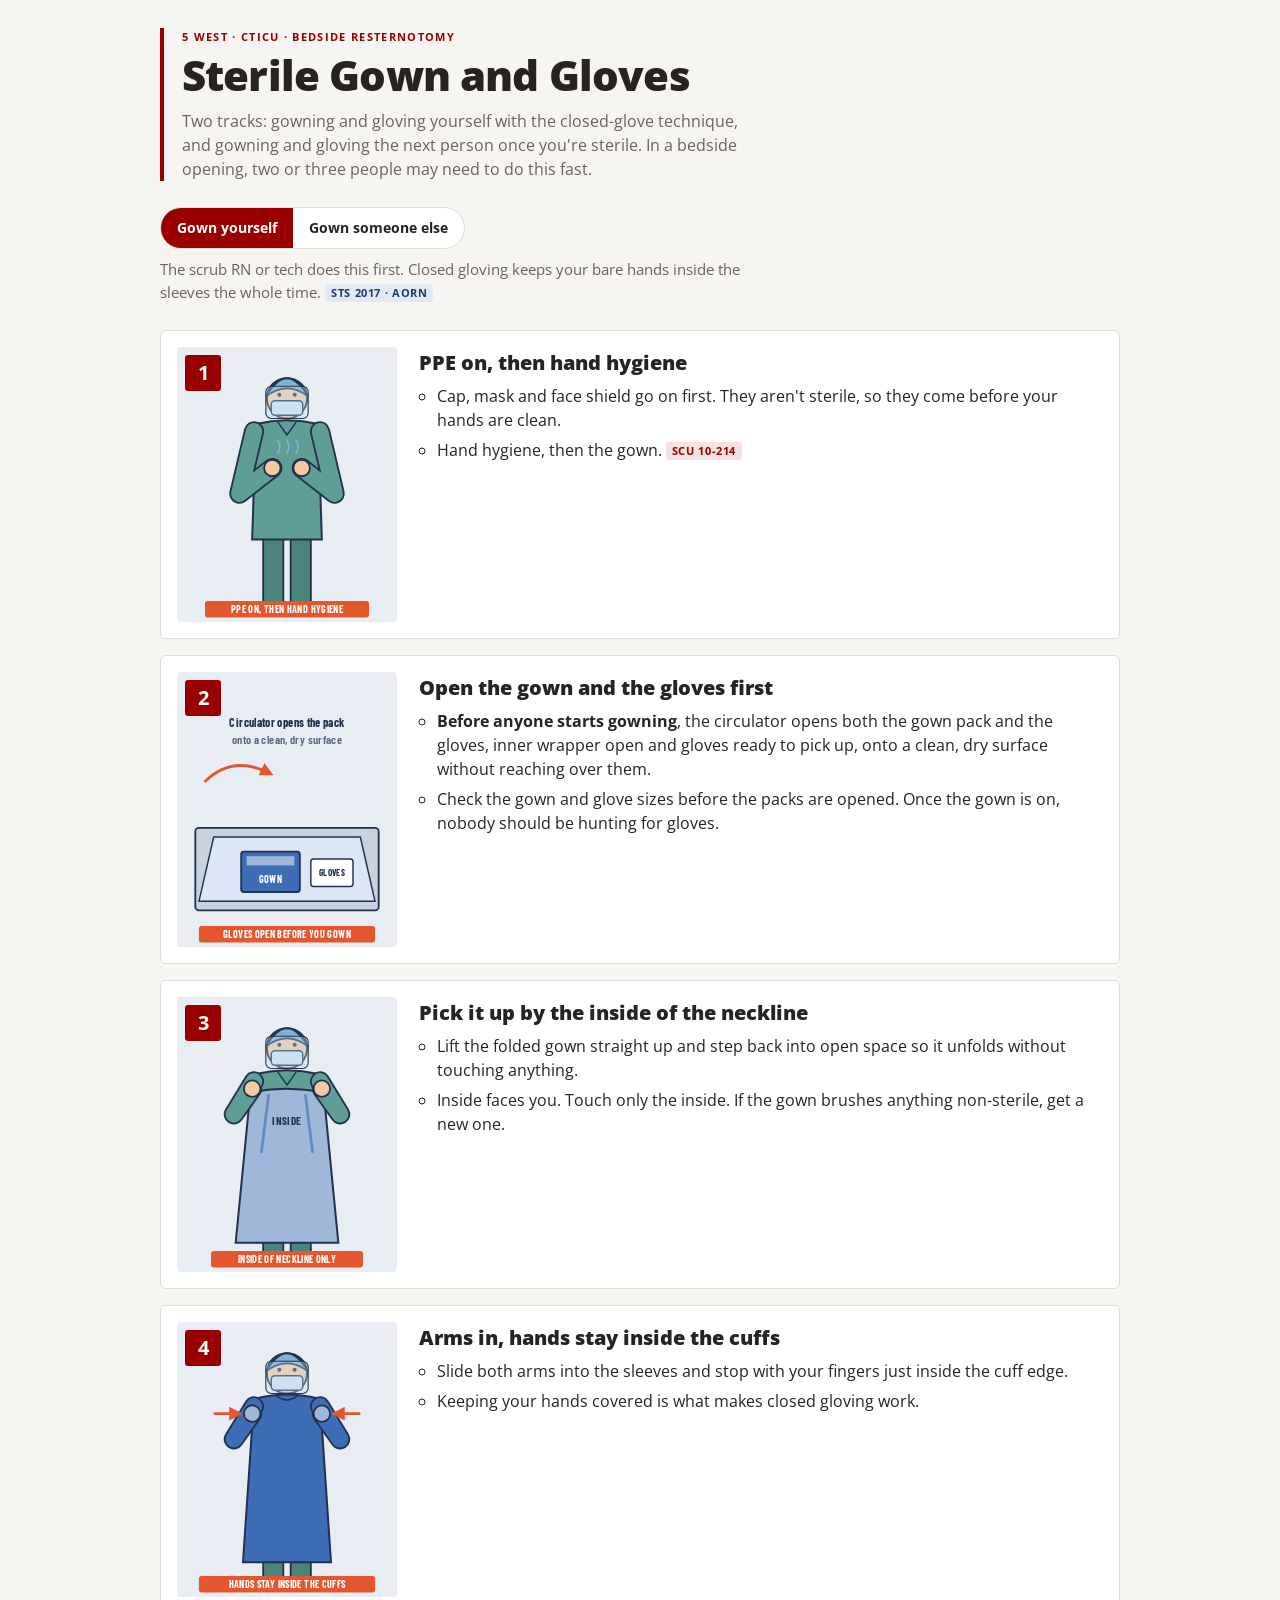
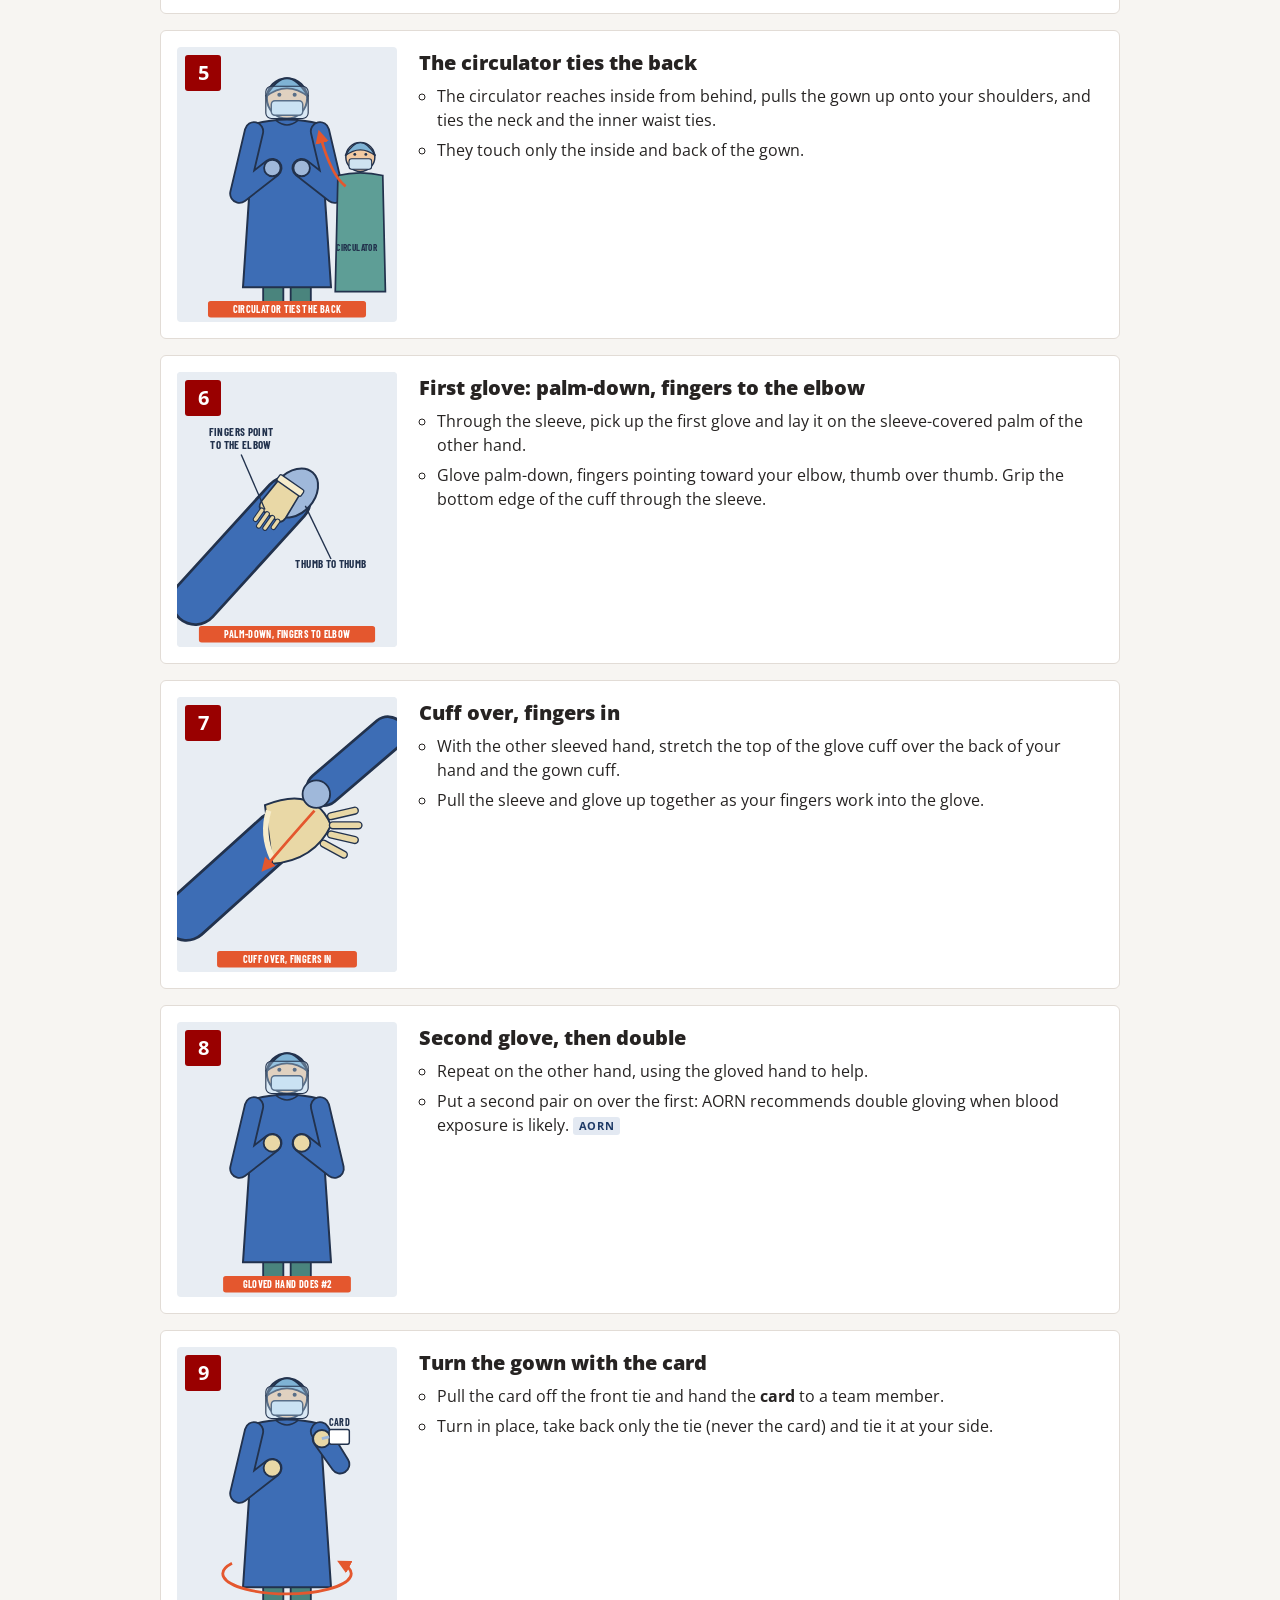
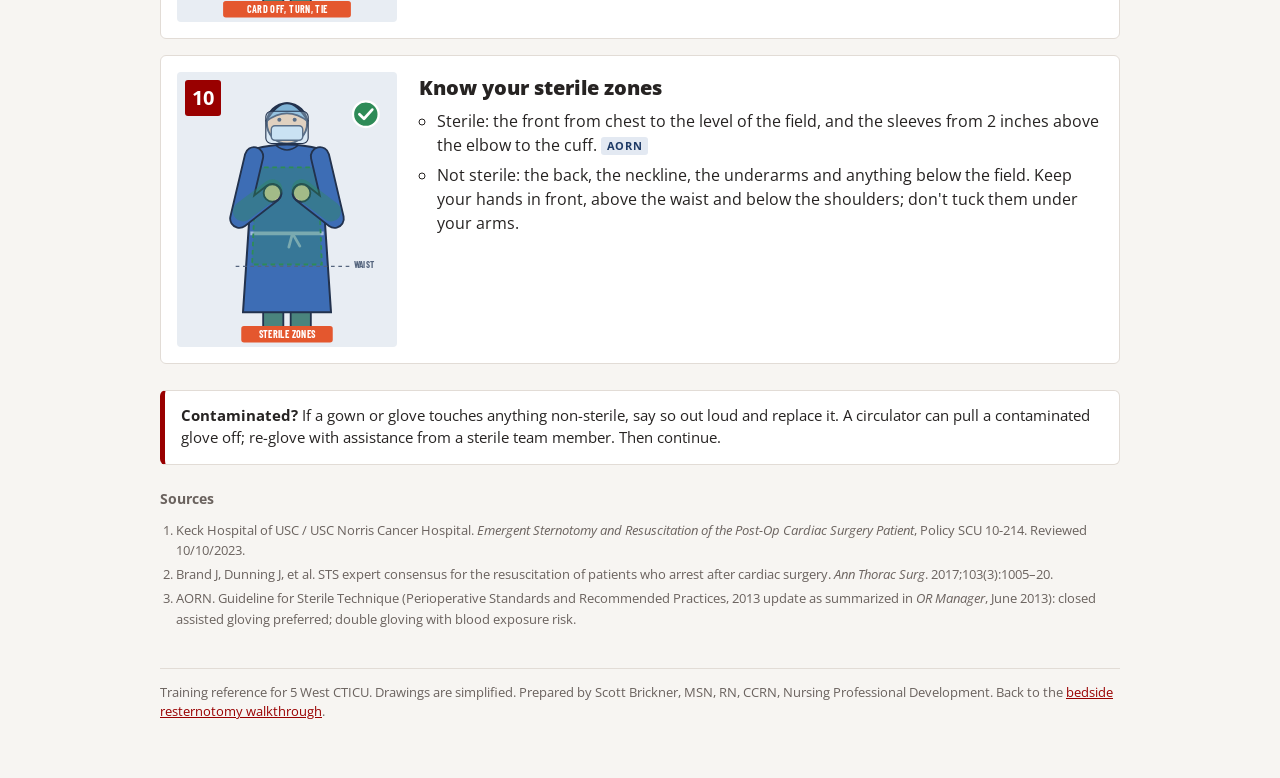
<file: sterile-gowning/index.html>
<!doctype html>
<html lang="en">
<head>
<meta charset="utf-8">
<meta name="viewport" content="width=device-width, initial-scale=1, viewport-fit=cover">
<meta name="robots" content="noindex, nofollow">
<style>*,*::before,*::after{box-sizing:border-box}:root{color-scheme:light;padding-top:env(safe-area-inset-top,0px);padding-bottom:env(safe-area-inset-bottom,0px)}body{margin:0}img{max-width:100%}[hidden]{display:none!important}</style>
<title>Sterile Gown and Gloves</title>
<meta name="claude:viewport-fit-sides" content="cover">
<link rel="preconnect" href="https://fonts.googleapis.com">
<link rel="stylesheet" href="https://fonts.googleapis.com/css2?family=IBM+Plex+Mono:wght@500&family=Open+Sans:wght@400;600;700;800&family=Barlow+Condensed:wght@600;700&display=swap">
<style>
/* Layout: 5 West job-aid family. Header + track toggle, then photo-free numbered step plates (drawing left, text right). */
:root{
  --paper:#F7F5F2; --surface:#FFFFFF; --ink:#262322; --muted:#6A625E; --line:#E2DCD6;
  --cardinal:#990000; --cardinal-ink:#990000; --gold:#FFCC00;
  --src-pol:#990000; --src-pol-soft:#F6E3E1; --src-nat:#1E3A66; --src-nat-soft:#E3E9F2;
  --body:"Open Sans",system-ui,-apple-system,"Segoe UI",sans-serif; --mono:"IBM Plex Mono",ui-monospace,Menlo,monospace; --r:6px;
}
@media (prefers-color-scheme: dark){:root:not([data-theme="light"]){
  --paper:#171413; --surface:#211D1C; --ink:#EEE8E3; --muted:#A99F99; --line:#3A3331; --cardinal:#B01E1E; --cardinal-ink:#F08A84;
  --src-pol:#F08A84; --src-pol-soft:#3A2120; --src-nat:#B9CDEE; --src-nat-soft:#1F2733; color-scheme:dark}}
:root[data-theme="dark"]{
  --paper:#171413; --surface:#211D1C; --ink:#EEE8E3; --muted:#A99F99; --line:#3A3331; --cardinal:#B01E1E; --cardinal-ink:#F08A84;
  --src-pol:#F08A84; --src-pol-soft:#3A2120; --src-nat:#B9CDEE; --src-nat-soft:#1F2733; color-scheme:dark}
*{box-sizing:border-box}
body{background:var(--paper);color:var(--ink);font:400 15.5px/1.55 var(--body);padding-left:max(16px,env(safe-area-inset-left,0px));padding-right:max(16px,env(safe-area-inset-right,0px))}
.wrap{max-width:960px;margin:0 auto;padding-block:28px 56px;display:flex;flex-direction:column;gap:26px}
h1,h2,h3{margin:0;text-wrap:balance;line-height:1.15}
p{margin:0}
:focus-visible{outline:2px solid var(--gold);outline-offset:2px}
a{color:var(--cardinal-ink)}
header{border-left:4px solid var(--cardinal);padding-left:18px}
.eyebrow{font-size:11px;font-weight:700;letter-spacing:.12em;text-transform:uppercase;color:var(--cardinal-ink)}
header h1{font-size:clamp(30px,5vw,42px);font-weight:800;letter-spacing:-.02em;margin-top:6px}
header p{color:var(--muted);max-width:62ch;margin-top:10px}
.src{display:inline-block;font-size:10.5px;font-weight:700;letter-spacing:.06em;text-transform:uppercase;border-radius:3px;padding:1px 6px;white-space:nowrap;vertical-align:1px}
.src.pol{color:var(--src-pol);background:var(--src-pol-soft)} .src.nat{color:var(--src-nat);background:var(--src-nat-soft)}
.seg{display:inline-flex;border:1px solid var(--line);border-radius:999px;overflow:hidden;background:var(--surface)}
.seg button{all:unset;cursor:pointer;padding:9px 16px;font-size:14px;font-weight:700}
.seg button[aria-pressed="true"]{background:var(--cardinal);color:#fff}
.seg button:focus-visible{outline:2px solid var(--gold);outline-offset:-2px}
.intro{font-size:14.5px;color:var(--muted);max-width:70ch;margin-top:10px}
.steps{list-style:none;margin:0;padding:0;display:flex;flex-direction:column;gap:16px}
.steps[hidden]{display:none}
.step{display:grid;grid-template-columns:minmax(0,220px) minmax(0,1fr);gap:22px;background:var(--surface);border:1px solid var(--line);border-radius:var(--r);padding:16px;align-items:start}
.step figure{margin:0;position:relative}
.step svg{display:block;width:100%;height:auto;border-radius:4px}
.num{position:absolute;top:8px;left:8px;background:var(--cardinal);color:#fff;font:700 20px/1 var(--body);width:36px;height:36px;display:grid;place-items:center;border-radius:3px}
.body{display:flex;flex-direction:column;gap:10px;min-width:0;padding-top:4px}
.body h3{font-size:20px;font-weight:800}
.body ul{margin:0;padding-left:1.15em;display:flex;flex-direction:column;gap:6px}
.call{background:var(--surface);border:1px solid var(--line);border-left:5px solid var(--cardinal);border-radius:var(--r);padding:14px 16px;font-size:14.5px}
.refs{font-size:13px;color:var(--muted)} .refs ol{padding-left:1.2em;display:flex;flex-direction:column;gap:4px}
footer{font-size:12.5px;color:var(--muted);border-top:1px solid var(--line);padding-top:14px}
@media (max-width:640px){ .step{grid-template-columns:1fr} .step figure{max-width:300px} }
</style>
</head>
<body>


<div class="wrap">
<header>
  <div class="eyebrow">5 West · CTICU · Bedside resternotomy</div>
  <h1>Sterile Gown and Gloves</h1>
  <p>Two tracks: gowning and gloving yourself with the closed-glove technique, and gowning and gloving the next person once you're sterile. In a bedside opening, two or three people may need to do this fast.</p>
</header>

<div>
  <div class="seg" role="group" aria-label="Choose a track">
    <button type="button" aria-pressed="true" data-t="t1">Gown yourself</button>
    <button type="button" aria-pressed="false" data-t="t2">Gown someone else</button>
  </div>
  <p class="intro" id="intro-t1">The scrub RN or tech does this first. Closed gloving keeps your bare hands inside the sleeves the whole time. <span class="src nat">STS 2017 · AORN</span></p>
  <p class="intro" id="intro-t2" hidden>Once you're gowned and gloved, you can gown and glove the surgeon or the next team member. Your gloves never touch their skin. <span class="src nat">AORN</span></p>
</div>

<ol class="steps" id="t1">
<li class="step"><figure><svg viewBox="0 0 240 300" role="img" aria-label="Team member in scrubs with cap, mask and face shield performing hand hygiene" xmlns="http://www.w3.org/2000/svg"><rect width="240" height="300" fill="#E8EDF3"/><defs><marker id="ah1" viewBox="0 0 10 10" refX="6" refY="5" markerWidth="5" markerHeight="5" orient="auto-start-reverse"><path d="M0,0 L10,5 L0,10 z" fill="#E4572E"/></marker></defs><rect x="94" y="200" width="22" height="88" rx="6" fill="#4A847D" stroke="#22324D" stroke-width="2"/><rect x="124" y="200" width="22" height="88" rx="6" fill="#4A847D" stroke="#22324D" stroke-width="2"/><path d="M86,84 Q120,76 154,84 L158,210 L82,210 Z" fill="#5E9E96" stroke="#22324D" stroke-width="2.2"/><path d="M110,82 L120,96 L130,82" fill="none" stroke="#22324D" stroke-width="1.6"/><circle cx="120" cy="56" r="22.0" fill="#F1C9A2" stroke="#22324D" stroke-width="2.2"/><path d="M97.0,54 Q120,14.200000000000003 143.0,54 Q120,36.2 97.0,54 Z" fill="#7FB3D5" stroke="#22324D" stroke-width="2"/><rect x="102.84" y="58.64" width="34.32" height="15.84" rx="4.0" fill="#CFE3F1" stroke="#22324D" stroke-width="1.6"/><circle cx="111.64" cy="52.04" r="2.2" fill="#22324D"/><circle cx="128.36" cy="52.04" r="2.2" fill="#22324D"/><rect x="96.9" y="42.8" width="46.2" height="35.2" rx="6.0" fill="#BFE0F5" fill-opacity=".35" stroke="#22324D" stroke-width="1.2"/><path d="M84,92 L68,160 L104,132" fill="none" stroke="#22324D" stroke-width="22" stroke-linecap="round" stroke-linejoin="round"/><path d="M84,92 L68,160 L104,132" fill="none" stroke="#5E9E96" stroke-width="18" stroke-linecap="round" stroke-linejoin="round"/><circle cx="104" cy="132" r="9" fill="#F1C9A2" stroke="#22324D" stroke-width="2"/><path d="M156,92 L172,160 L136,132" fill="none" stroke="#22324D" stroke-width="22" stroke-linecap="round" stroke-linejoin="round"/><path d="M156,92 L172,160 L136,132" fill="none" stroke="#5E9E96" stroke-width="18" stroke-linecap="round" stroke-linejoin="round"/><circle cx="136" cy="132" r="9" fill="#F1C9A2" stroke="#22324D" stroke-width="2"/><path d="M110,116 q4,-8 0,-14" fill="none" stroke="#7FB3D5" stroke-width="2" stroke-linecap="round"/><path d="M120,116 q4,-8 0,-14" fill="none" stroke="#7FB3D5" stroke-width="2" stroke-linecap="round"/><path d="M130,116 q4,-8 0,-14" fill="none" stroke="#7FB3D5" stroke-width="2" stroke-linecap="round"/><rect x="30.5" y="277" width="179.0" height="18" rx="3" fill="#E4572E"/><text x="120.0" y="290" text-anchor="middle" font-family="Barlow Condensed,Arial Narrow,sans-serif" font-weight="700" font-size="11" fill="#fff" letter-spacing=".4">PPE ON, THEN HAND HYGIENE</text></svg><span class="num">1</span></figure><div class="body"><h3>PPE on, then hand hygiene</h3><ul><li>Cap, mask and face shield go on first. They aren't sterile, so they come before your hands are clean.</li><li>Hand hygiene, then the gown. <span class="src pol">SCU 10-214</span></li></ul></div></li>
<li class="step"><figure><svg viewBox="0 0 240 300" role="img" aria-label="Gown and glove packs opened onto a separate sterile surface" xmlns="http://www.w3.org/2000/svg"><rect width="240" height="300" fill="#E8EDF3"/><defs><marker id="ah2" viewBox="0 0 10 10" refX="6" refY="5" markerWidth="5" markerHeight="5" orient="auto-start-reverse"><path d="M0,0 L10,5 L0,10 z" fill="#E4572E"/></marker></defs><rect x="20" y="170" width="200" height="90" rx="4" fill="#C9D3DF" stroke="#22324D" stroke-width="2"/><path d="M40,180 L200,180 L216,250 L24,250 Z" fill="#DCE6F4" stroke="#22324D" stroke-width="1.6"/><rect x="70" y="196" width="64" height="44" rx="3" fill="#3D6DB5" stroke="#22324D" stroke-width="2"/><rect x="76" y="201" width="52" height="10" fill="#9FB8DA"/><text x="102" y="230" text-anchor="middle" font-family="Barlow Condensed,Arial Narrow,sans-serif" font-weight="700" font-size="11" fill="#fff" letter-spacing=".4">GOWN</text><rect x="146" y="204" width="46" height="30" rx="3" fill="#fff" stroke="#22324D" stroke-width="1.6"/><text x="169" y="223" text-anchor="middle" font-family="Barlow Condensed,Arial Narrow,sans-serif" font-weight="700" font-size="10" fill="#22324D" letter-spacing=".4">GLOVES</text><path d="M30,120 Q60,90 100,110" fill="none" stroke="#E4572E" stroke-width="3" marker-end="url(#ah2)"/><text x="120" y="60" text-anchor="middle" font-family="Barlow Condensed,Arial Narrow,sans-serif" font-weight="700" font-size="13" fill="#22324D" letter-spacing=".4">Circulator opens the pack</text><text x="120" y="78" text-anchor="middle" font-family="Barlow Condensed,Arial Narrow,sans-serif" font-weight="600" font-size="13" fill="#55657E" letter-spacing=".4">onto a clean, dry surface</text><rect x="23.900000000000006" y="277" width="192.2" height="18" rx="3" fill="#E4572E"/><text x="120.0" y="290" text-anchor="middle" font-family="Barlow Condensed,Arial Narrow,sans-serif" font-weight="700" font-size="11" fill="#fff" letter-spacing=".4">GLOVES OPEN BEFORE YOU GOWN</text></svg><span class="num">2</span></figure><div class="body"><h3>Open the gown and the gloves first</h3><ul><li><b>Before anyone starts gowning</b>, the circulator opens both the gown pack and the gloves, inner wrapper open and gloves ready to pick up, onto a clean, dry surface without reaching over them.</li><li>Check the gown and glove sizes before the packs are opened. Once the gown is on, nobody should be hunting for gloves.</li></ul></div></li>
<li class="step"><figure><svg viewBox="0 0 240 300" role="img" aria-label="Lifting the gown by the inside of the neckline and letting it unfold, inside facing the wearer" xmlns="http://www.w3.org/2000/svg"><rect width="240" height="300" fill="#E8EDF3"/><defs><marker id="ah3" viewBox="0 0 10 10" refX="6" refY="5" markerWidth="5" markerHeight="5" orient="auto-start-reverse"><path d="M0,0 L10,5 L0,10 z" fill="#E4572E"/></marker></defs><rect x="94" y="200" width="22" height="88" rx="6" fill="#4A847D" stroke="#22324D" stroke-width="2"/><rect x="124" y="200" width="22" height="88" rx="6" fill="#4A847D" stroke="#22324D" stroke-width="2"/><path d="M86,84 Q120,76 154,84 L158,210 L82,210 Z" fill="#5E9E96" stroke="#22324D" stroke-width="2.2"/><path d="M110,82 L120,96 L130,82" fill="none" stroke="#22324D" stroke-width="1.6"/><circle cx="120" cy="56" r="22.0" fill="#F1C9A2" stroke="#22324D" stroke-width="2.2"/><path d="M97.0,54 Q120,14.200000000000003 143.0,54 Q120,36.2 97.0,54 Z" fill="#7FB3D5" stroke="#22324D" stroke-width="2"/><rect x="102.84" y="58.64" width="34.32" height="15.84" rx="4.0" fill="#CFE3F1" stroke="#22324D" stroke-width="1.6"/><circle cx="111.64" cy="52.04" r="2.2" fill="#22324D"/><circle cx="128.36" cy="52.04" r="2.2" fill="#22324D"/><rect x="96.9" y="42.8" width="46.2" height="35.2" rx="6.0" fill="#BFE0F5" fill-opacity=".35" stroke="#22324D" stroke-width="1.2"/><path d="M80,104 Q120,96 160,104 L176,268 L64,268 Z" fill="#9FB8DA" stroke="#22324D" stroke-width="2.2"/><path d="M100,106 L92,170 M140,106 L148,170" stroke="#3D6DB5" stroke-width="3" opacity=".6"/><path d="M84,92 L62,128 L82,100" fill="none" stroke="#22324D" stroke-width="22" stroke-linecap="round" stroke-linejoin="round"/><path d="M84,92 L62,128 L82,100" fill="none" stroke="#5E9E96" stroke-width="18" stroke-linecap="round" stroke-linejoin="round"/><circle cx="82" cy="100" r="9" fill="#F1C9A2" stroke="#22324D" stroke-width="2"/><path d="M156,92 L178,128 L158,100" fill="none" stroke="#22324D" stroke-width="22" stroke-linecap="round" stroke-linejoin="round"/><path d="M156,92 L178,128 L158,100" fill="none" stroke="#5E9E96" stroke-width="18" stroke-linecap="round" stroke-linejoin="round"/><circle cx="158" cy="100" r="9" fill="#F1C9A2" stroke="#22324D" stroke-width="2"/><text x="120" y="140" text-anchor="middle" font-family="Barlow Condensed,Arial Narrow,sans-serif" font-weight="700" font-size="12" fill="#22324D" letter-spacing=".4">INSIDE</text><rect x="37.10000000000001" y="277" width="165.79999999999998" height="18" rx="3" fill="#E4572E"/><text x="120.0" y="290" text-anchor="middle" font-family="Barlow Condensed,Arial Narrow,sans-serif" font-weight="700" font-size="11" fill="#fff" letter-spacing=".4">INSIDE OF NECKLINE ONLY</text></svg><span class="num">3</span></figure><div class="body"><h3>Pick it up by the inside of the neckline</h3><ul><li>Lift the folded gown straight up and step back into open space so it unfolds without touching anything.</li><li>Inside faces you. Touch only the inside. If the gown brushes anything non-sterile, get a new one.</li></ul></div></li>
<li class="step"><figure><svg viewBox="0 0 240 300" role="img" aria-label="Arms slid into the sleeves with the hands kept inside the cuffs" xmlns="http://www.w3.org/2000/svg"><rect width="240" height="300" fill="#E8EDF3"/><defs><marker id="ah4" viewBox="0 0 10 10" refX="6" refY="5" markerWidth="5" markerHeight="5" orient="auto-start-reverse"><path d="M0,0 L10,5 L0,10 z" fill="#E4572E"/></marker></defs><rect x="94" y="250" width="22" height="40" rx="6" fill="#4A847D" stroke="#22324D" stroke-width="2"/><rect x="124" y="250" width="22" height="40" rx="6" fill="#4A847D" stroke="#22324D" stroke-width="2"/><path d="M84,84 Q120,74 156,84 L168,262 L72,262 Z" fill="#3D6DB5" stroke="#22324D" stroke-width="2.2"/><path d="M108,80 Q120,90 132,80" fill="none" stroke="#22324D" stroke-width="1.6"/><circle cx="120" cy="56" r="22.0" fill="#F1C9A2" stroke="#22324D" stroke-width="2.2"/><path d="M97.0,54 Q120,14.200000000000003 143.0,54 Q120,36.2 97.0,54 Z" fill="#7FB3D5" stroke="#22324D" stroke-width="2"/><rect x="102.84" y="58.64" width="34.32" height="15.84" rx="4.0" fill="#CFE3F1" stroke="#22324D" stroke-width="1.6"/><circle cx="111.64" cy="52.04" r="2.2" fill="#22324D"/><circle cx="128.36" cy="52.04" r="2.2" fill="#22324D"/><rect x="96.9" y="42.8" width="46.2" height="35.2" rx="6.0" fill="#BFE0F5" fill-opacity=".35" stroke="#22324D" stroke-width="1.2"/><path d="M84,92 L62,128 L82,100" fill="none" stroke="#22324D" stroke-width="22" stroke-linecap="round" stroke-linejoin="round"/><path d="M84,92 L62,128 L82,100" fill="none" stroke="#3D6DB5" stroke-width="18" stroke-linecap="round" stroke-linejoin="round"/><circle cx="82" cy="100" r="9" fill="#9FB8DA" stroke="#22324D" stroke-width="2"/><path d="M156,92 L178,128 L158,100" fill="none" stroke="#22324D" stroke-width="22" stroke-linecap="round" stroke-linejoin="round"/><path d="M156,92 L178,128 L158,100" fill="none" stroke="#3D6DB5" stroke-width="18" stroke-linecap="round" stroke-linejoin="round"/><circle cx="158" cy="100" r="9" fill="#9FB8DA" stroke="#22324D" stroke-width="2"/><path d="M40,100 L66,100" stroke="#E4572E" stroke-width="3" marker-end="url(#ah4)"/><path d="M200,100 L174,100" stroke="#E4572E" stroke-width="3" marker-end="url(#ah4)"/><rect x="23.900000000000006" y="277" width="192.2" height="18" rx="3" fill="#E4572E"/><text x="120.0" y="290" text-anchor="middle" font-family="Barlow Condensed,Arial Narrow,sans-serif" font-weight="700" font-size="11" fill="#fff" letter-spacing=".4">HANDS STAY INSIDE THE CUFFS</text></svg><span class="num">4</span></figure><div class="body"><h3>Arms in, hands stay inside the cuffs</h3><ul><li>Slide both arms into the sleeves and stop with your fingers just inside the cuff edge.</li><li>Keeping your hands covered is what makes closed gloving work.</li></ul></div></li>
<li class="step"><figure><svg viewBox="0 0 240 300" role="img" aria-label="Circulator reaches from behind, pulls the gown onto the shoulders and ties the neck and inner waist ties" xmlns="http://www.w3.org/2000/svg"><rect width="240" height="300" fill="#E8EDF3"/><defs><marker id="ah5" viewBox="0 0 10 10" refX="6" refY="5" markerWidth="5" markerHeight="5" orient="auto-start-reverse"><path d="M0,0 L10,5 L0,10 z" fill="#E4572E"/></marker></defs><rect x="94" y="250" width="22" height="40" rx="6" fill="#4A847D" stroke="#22324D" stroke-width="2"/><rect x="124" y="250" width="22" height="40" rx="6" fill="#4A847D" stroke="#22324D" stroke-width="2"/><path d="M84,84 Q120,74 156,84 L168,262 L72,262 Z" fill="#3D6DB5" stroke="#22324D" stroke-width="2.2"/><path d="M108,80 Q120,90 132,80" fill="none" stroke="#22324D" stroke-width="1.6"/><circle cx="120" cy="56" r="22.0" fill="#F1C9A2" stroke="#22324D" stroke-width="2.2"/><path d="M97.0,54 Q120,14.200000000000003 143.0,54 Q120,36.2 97.0,54 Z" fill="#7FB3D5" stroke="#22324D" stroke-width="2"/><rect x="102.84" y="58.64" width="34.32" height="15.84" rx="4.0" fill="#CFE3F1" stroke="#22324D" stroke-width="1.6"/><circle cx="111.64" cy="52.04" r="2.2" fill="#22324D"/><circle cx="128.36" cy="52.04" r="2.2" fill="#22324D"/><rect x="96.9" y="42.8" width="46.2" height="35.2" rx="6.0" fill="#BFE0F5" fill-opacity=".35" stroke="#22324D" stroke-width="1.2"/><path d="M84,92 L68,160 L104,132" fill="none" stroke="#22324D" stroke-width="22" stroke-linecap="round" stroke-linejoin="round"/><path d="M84,92 L68,160 L104,132" fill="none" stroke="#3D6DB5" stroke-width="18" stroke-linecap="round" stroke-linejoin="round"/><circle cx="104" cy="132" r="9" fill="#9FB8DA" stroke="#22324D" stroke-width="2"/><path d="M156,92 L172,160 L136,132" fill="none" stroke="#22324D" stroke-width="22" stroke-linecap="round" stroke-linejoin="round"/><path d="M156,92 L172,160 L136,132" fill="none" stroke="#3D6DB5" stroke-width="18" stroke-linecap="round" stroke-linejoin="round"/><circle cx="136" cy="132" r="9" fill="#9FB8DA" stroke="#22324D" stroke-width="2"/><g transform="translate(200,120) scale(0.72) translate(-120,-56)"><path d="M86,84 Q120,76 154,84 L158,260 L82,260 Z" fill="#5E9E96" stroke="#22324D" stroke-width="2.6"/><circle cx="120" cy="56" r="22.0" fill="#F1C9A2" stroke="#22324D" stroke-width="2.2"/><path d="M97.0,54 Q120,14.200000000000003 143.0,54 Q120,36.2 97.0,54 Z" fill="#7FB3D5" stroke="#22324D" stroke-width="2"/><rect x="102.84" y="58.64" width="34.32" height="15.84" rx="4.0" fill="#CFE3F1" stroke="#22324D" stroke-width="1.6"/><circle cx="111.64" cy="52.04" r="2.2" fill="#22324D"/><circle cx="128.36" cy="52.04" r="2.2" fill="#22324D"/></g><path d="M184,152 Q168,140 156,96" fill="none" stroke="#E4572E" stroke-width="3" marker-end="url(#ah5)"/><text x="196" y="222" text-anchor="middle" font-family="Barlow Condensed,Arial Narrow,sans-serif" font-weight="700" font-size="10" fill="#22324D" letter-spacing=".4">CIRCULATOR</text><rect x="33.80000000000001" y="277" width="172.39999999999998" height="18" rx="3" fill="#E4572E"/><text x="120.0" y="290" text-anchor="middle" font-family="Barlow Condensed,Arial Narrow,sans-serif" font-weight="700" font-size="11" fill="#fff" letter-spacing=".4">CIRCULATOR TIES THE BACK</text></svg><span class="num">5</span></figure><div class="body"><h3>The circulator ties the back</h3><ul><li>The circulator reaches inside from behind, pulls the gown up onto your shoulders, and ties the neck and the inner waist ties.</li><li>They touch only the inside and back of the gown.</li></ul></div></li>
<li class="step"><figure><svg viewBox="0 0 240 300" role="img" aria-label="Closed gloving: the glove laid palm-down on the sleeve-covered palm, fingers pointing toward the elbow, thumb to thumb" xmlns="http://www.w3.org/2000/svg"><rect width="240" height="300" fill="#E8EDF3"/><defs><marker id="ah6" viewBox="0 0 10 10" refX="6" refY="5" markerWidth="5" markerHeight="5" orient="auto-start-reverse"><path d="M0,0 L10,5 L0,10 z" fill="#E4572E"/></marker></defs><rect width="240" height="300" fill="#E8EDF3"/><path d="M20,250 L120,140" stroke="#22324D" stroke-width="54" stroke-linecap="round"/><path d="M20,250 L120,140" stroke="#3D6DB5" stroke-width="48" stroke-linecap="round"/><ellipse cx="128" cy="132" rx="30" ry="22" transform="rotate(-48 128 132)" fill="#9FB8DA" stroke="#22324D" stroke-width="2.2"/><g transform="translate(118,132) rotate(35)"><path d="M-14,-8 H14 L16,22 Q16,30 10,30 L-10,30 Q-16,30 -16,22 Z" fill="#E9D8A6" stroke="#22324D" stroke-width="1.8"/><path d="M-10,30 V42 M-3,30 V46 M4,30 V44 M11,30 V38" stroke="#22324D" stroke-width="6" stroke-linecap="round"/><path d="M-10,30 V42 M-3,30 V46 M4,30 V44 M11,30 V38" stroke="#E9D8A6" stroke-width="3.6" stroke-linecap="round"/><rect x="-16" y="-14" width="32" height="8" rx="2" fill="#F6ECCB" stroke="#22324D" stroke-width="1.4"/></g><text x="168" y="214" text-anchor="middle" font-family="Barlow Condensed,Arial Narrow,sans-serif" font-weight="700" font-size="12" fill="#22324D" letter-spacing=".4">THUMB TO THUMB</text><path d="M168,204 L140,146" stroke="#22324D" stroke-width="1.5"/><text x="70" y="70" text-anchor="middle" font-family="Barlow Condensed,Arial Narrow,sans-serif" font-weight="700" font-size="12" fill="#22324D" letter-spacing=".4">FINGERS POINT</text><text x="70" y="84" text-anchor="middle" font-family="Barlow Condensed,Arial Narrow,sans-serif" font-weight="700" font-size="12" fill="#22324D" letter-spacing=".4">TO THE ELBOW</text><path d="M70,90 L96,150" stroke="#22324D" stroke-width="1.5"/><rect x="23.900000000000006" y="277" width="192.2" height="18" rx="3" fill="#E4572E"/><text x="120.0" y="290" text-anchor="middle" font-family="Barlow Condensed,Arial Narrow,sans-serif" font-weight="700" font-size="11" fill="#fff" letter-spacing=".4">PALM-DOWN, FINGERS TO ELBOW</text></svg><span class="num">6</span></figure><div class="body"><h3>First glove: palm-down, fingers to the elbow</h3><ul><li>Through the sleeve, pick up the first glove and lay it on the sleeve-covered palm of the other hand.</li><li>Glove palm-down, fingers pointing toward your elbow, thumb over thumb. Grip the bottom edge of the cuff through the sleeve.</li></ul></div></li>
<li class="step"><figure><svg viewBox="0 0 240 300" role="img" aria-label="The other sleeved hand stretches the glove cuff over the gown cuff while the fingers work into the glove" xmlns="http://www.w3.org/2000/svg"><rect width="240" height="300" fill="#E8EDF3"/><defs><marker id="ah7" viewBox="0 0 10 10" refX="6" refY="5" markerWidth="5" markerHeight="5" orient="auto-start-reverse"><path d="M0,0 L10,5 L0,10 z" fill="#E4572E"/></marker></defs><rect width="240" height="300" fill="#E8EDF3"/><path d="M10,240 L110,150" stroke="#22324D" stroke-width="54" stroke-linecap="round"/><path d="M10,240 L110,150" stroke="#3D6DB5" stroke-width="48" stroke-linecap="round"/><path d="M96,118 Q150,96 168,140 Q150,178 104,182 Z" fill="#E9D8A6" stroke="#22324D" stroke-width="2.2"/><path d="M168,130 l26,-6 M170,140 l28,0 M168,150 l26,6 M160,160 l22,12" stroke="#22324D" stroke-width="9" stroke-linecap="round"/><path d="M168,130 l26,-6 M170,140 l28,0 M168,150 l26,6 M160,160 l22,12" stroke="#E9D8A6" stroke-width="6" stroke-linecap="round"/><path d="M230,40 L160,100" stroke="#22324D" stroke-width="40" stroke-linecap="round"/><path d="M230,40 L160,100" stroke="#3D6DB5" stroke-width="34" stroke-linecap="round"/><circle cx="152" cy="106" r="15" fill="#9FB8DA" stroke="#22324D" stroke-width="2"/><path d="M100,124 Q92,150 104,176" fill="none" stroke="#F6ECCB" stroke-width="6"/><path d="M150,124 Q118,160 96,186" fill="none" stroke="#E4572E" stroke-width="3" marker-end="url(#ah7)"/><rect x="43.7" y="277" width="152.6" height="18" rx="3" fill="#E4572E"/><text x="120.0" y="290" text-anchor="middle" font-family="Barlow Condensed,Arial Narrow,sans-serif" font-weight="700" font-size="11" fill="#fff" letter-spacing=".4">CUFF OVER, FINGERS IN</text></svg><span class="num">7</span></figure><div class="body"><h3>Cuff over, fingers in</h3><ul><li>With the other sleeved hand, stretch the top of the glove cuff over the back of your hand and the gown cuff.</li><li>Pull the sleeve and glove up together as your fingers work into the glove.</li></ul></div></li>
<li class="step"><figure><svg viewBox="0 0 240 300" role="img" aria-label="Both hands gloved and held in front at chest level" xmlns="http://www.w3.org/2000/svg"><rect width="240" height="300" fill="#E8EDF3"/><defs><marker id="ah8" viewBox="0 0 10 10" refX="6" refY="5" markerWidth="5" markerHeight="5" orient="auto-start-reverse"><path d="M0,0 L10,5 L0,10 z" fill="#E4572E"/></marker></defs><rect x="94" y="250" width="22" height="40" rx="6" fill="#4A847D" stroke="#22324D" stroke-width="2"/><rect x="124" y="250" width="22" height="40" rx="6" fill="#4A847D" stroke="#22324D" stroke-width="2"/><path d="M84,84 Q120,74 156,84 L168,262 L72,262 Z" fill="#3D6DB5" stroke="#22324D" stroke-width="2.2"/><path d="M108,80 Q120,90 132,80" fill="none" stroke="#22324D" stroke-width="1.6"/><circle cx="120" cy="56" r="22.0" fill="#F1C9A2" stroke="#22324D" stroke-width="2.2"/><path d="M97.0,54 Q120,14.200000000000003 143.0,54 Q120,36.2 97.0,54 Z" fill="#7FB3D5" stroke="#22324D" stroke-width="2"/><rect x="102.84" y="58.64" width="34.32" height="15.84" rx="4.0" fill="#CFE3F1" stroke="#22324D" stroke-width="1.6"/><circle cx="111.64" cy="52.04" r="2.2" fill="#22324D"/><circle cx="128.36" cy="52.04" r="2.2" fill="#22324D"/><rect x="96.9" y="42.8" width="46.2" height="35.2" rx="6.0" fill="#BFE0F5" fill-opacity=".35" stroke="#22324D" stroke-width="1.2"/><path d="M84,92 L68,160 L104,132" fill="none" stroke="#22324D" stroke-width="22" stroke-linecap="round" stroke-linejoin="round"/><path d="M84,92 L68,160 L104,132" fill="none" stroke="#3D6DB5" stroke-width="18" stroke-linecap="round" stroke-linejoin="round"/><circle cx="104" cy="132" r="9.5" fill="#E9D8A6" stroke="#22324D" stroke-width="2"/><path d="M156,92 L172,160 L136,132" fill="none" stroke="#22324D" stroke-width="22" stroke-linecap="round" stroke-linejoin="round"/><path d="M156,92 L172,160 L136,132" fill="none" stroke="#3D6DB5" stroke-width="18" stroke-linecap="round" stroke-linejoin="round"/><circle cx="136" cy="132" r="9.5" fill="#E9D8A6" stroke="#22324D" stroke-width="2"/><rect x="50.30000000000001" y="277" width="139.39999999999998" height="18" rx="3" fill="#E4572E"/><text x="120.0" y="290" text-anchor="middle" font-family="Barlow Condensed,Arial Narrow,sans-serif" font-weight="700" font-size="11" fill="#fff" letter-spacing=".4">GLOVED HAND DOES #2</text></svg><span class="num">8</span></figure><div class="body"><h3>Second glove, then double</h3><ul><li>Repeat on the other hand, using the gloved hand to help.</li><li>Put a second pair on over the first: AORN recommends double gloving when blood exposure is likely. <span class="src nat">AORN</span></li></ul></div></li>
<li class="step"><figure><svg viewBox="0 0 240 300" role="img" aria-label="Handing the tie card to a team member, turning in place, then taking back only the tie" xmlns="http://www.w3.org/2000/svg"><rect width="240" height="300" fill="#E8EDF3"/><defs><marker id="ah9" viewBox="0 0 10 10" refX="6" refY="5" markerWidth="5" markerHeight="5" orient="auto-start-reverse"><path d="M0,0 L10,5 L0,10 z" fill="#E4572E"/></marker></defs><rect x="94" y="250" width="22" height="40" rx="6" fill="#4A847D" stroke="#22324D" stroke-width="2"/><rect x="124" y="250" width="22" height="40" rx="6" fill="#4A847D" stroke="#22324D" stroke-width="2"/><path d="M84,84 Q120,74 156,84 L168,262 L72,262 Z" fill="#3D6DB5" stroke="#22324D" stroke-width="2.2"/><path d="M108,80 Q120,90 132,80" fill="none" stroke="#22324D" stroke-width="1.6"/><circle cx="120" cy="56" r="22.0" fill="#F1C9A2" stroke="#22324D" stroke-width="2.2"/><path d="M97.0,54 Q120,14.200000000000003 143.0,54 Q120,36.2 97.0,54 Z" fill="#7FB3D5" stroke="#22324D" stroke-width="2"/><rect x="102.84" y="58.64" width="34.32" height="15.84" rx="4.0" fill="#CFE3F1" stroke="#22324D" stroke-width="1.6"/><circle cx="111.64" cy="52.04" r="2.2" fill="#22324D"/><circle cx="128.36" cy="52.04" r="2.2" fill="#22324D"/><rect x="96.9" y="42.8" width="46.2" height="35.2" rx="6.0" fill="#BFE0F5" fill-opacity=".35" stroke="#22324D" stroke-width="1.2"/><path d="M84,92 L68,160 L104,132" fill="none" stroke="#22324D" stroke-width="22" stroke-linecap="round" stroke-linejoin="round"/><path d="M84,92 L68,160 L104,132" fill="none" stroke="#3D6DB5" stroke-width="18" stroke-linecap="round" stroke-linejoin="round"/><circle cx="104" cy="132" r="9.5" fill="#E9D8A6" stroke="#22324D" stroke-width="2"/><path d="M156,92 L178,128 L158,100" fill="none" stroke="#22324D" stroke-width="22" stroke-linecap="round" stroke-linejoin="round"/><path d="M156,92 L178,128 L158,100" fill="none" stroke="#3D6DB5" stroke-width="18" stroke-linecap="round" stroke-linejoin="round"/><circle cx="158" cy="100" r="9.5" fill="#E9D8A6" stroke="#22324D" stroke-width="2"/><rect x="166" y="90" width="22" height="16" rx="2" fill="#fff" stroke="#22324D" stroke-width="1.6"/><path d="M158,100 L166,98" stroke="#9FB8DA" stroke-width="3"/><path d="M60,236 A70,22 0 1 0 180,236" fill="none" stroke="#E4572E" stroke-width="3" marker-end="url(#ah9)"/><text x="177" y="86" text-anchor="middle" font-family="Barlow Condensed,Arial Narrow,sans-serif" font-weight="700" font-size="11" fill="#22324D" letter-spacing=".4">CARD</text><rect x="50.30000000000001" y="277" width="139.39999999999998" height="18" rx="3" fill="#E4572E"/><text x="120.0" y="290" text-anchor="middle" font-family="Barlow Condensed,Arial Narrow,sans-serif" font-weight="700" font-size="11" fill="#fff" letter-spacing=".4">CARD OFF, TURN, TIE</text></svg><span class="num">9</span></figure><div class="body"><h3>Turn the gown with the card</h3><ul><li>Pull the card off the front tie and hand the <b>card</b> to a team member.</li><li>Turn in place, take back only the tie (never the card) and tie it at your side.</li></ul></div></li>
<li class="step"><figure><svg viewBox="0 0 240 300" role="img" aria-label="Fully gowned and gloved; sterile zones shaded on the front from chest to field level and on the sleeves from cuff to above the elbow" xmlns="http://www.w3.org/2000/svg"><rect width="240" height="300" fill="#E8EDF3"/><defs><marker id="ah10" viewBox="0 0 10 10" refX="6" refY="5" markerWidth="5" markerHeight="5" orient="auto-start-reverse"><path d="M0,0 L10,5 L0,10 z" fill="#E4572E"/></marker></defs><rect x="94" y="250" width="22" height="40" rx="6" fill="#4A847D" stroke="#22324D" stroke-width="2"/><rect x="124" y="250" width="22" height="40" rx="6" fill="#4A847D" stroke="#22324D" stroke-width="2"/><path d="M84,84 Q120,74 156,84 L168,262 L72,262 Z" fill="#3D6DB5" stroke="#22324D" stroke-width="2.2"/><path d="M108,80 Q120,90 132,80" fill="none" stroke="#22324D" stroke-width="1.6"/><path d="M80,176 H160" stroke="#9FB8DA" stroke-width="4"/><path d="M126,176 l8,14 M126,176 l-4,15" stroke="#9FB8DA" stroke-width="3" stroke-linecap="round"/><circle cx="120" cy="56" r="22.0" fill="#F1C9A2" stroke="#22324D" stroke-width="2.2"/><path d="M97.0,54 Q120,14.200000000000003 143.0,54 Q120,36.2 97.0,54 Z" fill="#7FB3D5" stroke="#22324D" stroke-width="2"/><rect x="102.84" y="58.64" width="34.32" height="15.84" rx="4.0" fill="#CFE3F1" stroke="#22324D" stroke-width="1.6"/><circle cx="111.64" cy="52.04" r="2.2" fill="#22324D"/><circle cx="128.36" cy="52.04" r="2.2" fill="#22324D"/><rect x="96.9" y="42.8" width="46.2" height="35.2" rx="6.0" fill="#BFE0F5" fill-opacity=".35" stroke="#22324D" stroke-width="1.2"/><path d="M86,104 L154,104 L158,210 L82,210 Z" fill="#2E8B57" fill-opacity=".32" stroke="#2E8B57" stroke-width="2" stroke-dasharray="5 4"/><path d="M84,92 L68,160 L104,132" fill="none" stroke="#22324D" stroke-width="22" stroke-linecap="round" stroke-linejoin="round"/><path d="M84,92 L68,160 L104,132" fill="none" stroke="#3D6DB5" stroke-width="18" stroke-linecap="round" stroke-linejoin="round"/><circle cx="104" cy="132" r="9.5" fill="#E9D8A6" stroke="#22324D" stroke-width="2"/><path d="M156,92 L172,160 L136,132" fill="none" stroke="#22324D" stroke-width="22" stroke-linecap="round" stroke-linejoin="round"/><path d="M156,92 L172,160 L136,132" fill="none" stroke="#3D6DB5" stroke-width="18" stroke-linecap="round" stroke-linejoin="round"/><circle cx="136" cy="132" r="9.5" fill="#E9D8A6" stroke="#22324D" stroke-width="2"/><path d="M72,152 L104,128" stroke="#2E8B57" stroke-width="22" stroke-linecap="round" stroke-opacity=".38"/><path d="M168,152 L136,128" stroke="#2E8B57" stroke-width="22" stroke-linecap="round" stroke-opacity=".38"/><text x="204" y="214" text-anchor="middle" font-family="Barlow Condensed,Arial Narrow,sans-serif" font-weight="700" font-size="10" fill="#55657E" letter-spacing=".4">WAIST</text><path d="M64,212 H190" stroke="#55657E" stroke-width="1.5" stroke-dasharray="4 4"/><circle cx="206" cy="46" r="14" fill="#2E8B57" stroke="#fff" stroke-width="2.5"/><path d="M199,46 l5,5 l9,-10" fill="none" stroke="#fff" stroke-width="3" stroke-linecap="round" stroke-linejoin="round"/><rect x="70.1" y="277" width="99.8" height="18" rx="3" fill="#E4572E"/><text x="120.0" y="290" text-anchor="middle" font-family="Barlow Condensed,Arial Narrow,sans-serif" font-weight="700" font-size="11" fill="#fff" letter-spacing=".4">STERILE ZONES</text></svg><span class="num">10</span></figure><div class="body"><h3>Know your sterile zones</h3><ul><li>Sterile: the front from chest to the level of the field, and the sleeves from 2 inches above the elbow to the cuff. <span class="src nat">AORN</span></li><li>Not sterile: the back, the neckline, the underarms and anything below the field. Keep your hands in front, above the waist and below the shoulders; don't tuck them under your arms.</li></ul></div></li>
</ol>
<ol class="steps" id="t2" hidden>
<li class="step"><figure><svg viewBox="0 0 240 300" role="img" aria-label="Scrub holds the next gown open by the shoulders with gloved hands cuffed inside, inside of the gown facing the person" xmlns="http://www.w3.org/2000/svg"><rect width="240" height="300" fill="#E8EDF3"/><defs><marker id="ah11" viewBox="0 0 10 10" refX="6" refY="5" markerWidth="5" markerHeight="5" orient="auto-start-reverse"><path d="M0,0 L10,5 L0,10 z" fill="#E4572E"/></marker></defs><path d="M70,70 Q120,58 170,70 L190,262 L50,262 Z" fill="#9FB8DA" stroke="#22324D" stroke-width="2.2"/><text x="120" y="160" text-anchor="middle" font-family="Barlow Condensed,Arial Narrow,sans-serif" font-weight="700" font-size="13" fill="#22324D" letter-spacing=".4">INSIDE FACES THEM</text><path d="M78,72 q0,18 14,22" fill="none" stroke="#3D6DB5" stroke-width="10" stroke-linecap="round"/><circle cx="92" cy="96" r="9" fill="#E9D8A6" stroke="#22324D" stroke-width="2"/><path d="M162,72 q0,18 -14,22" fill="none" stroke="#3D6DB5" stroke-width="10" stroke-linecap="round"/><circle cx="148" cy="96" r="9" fill="#E9D8A6" stroke="#22324D" stroke-width="2"/><text x="120" y="40" text-anchor="middle" font-family="Barlow Condensed,Arial Narrow,sans-serif" font-weight="700" font-size="13" fill="#22324D" letter-spacing=".4">Your gloved hands cuffed</text><text x="120" y="56" text-anchor="middle" font-family="Barlow Condensed,Arial Narrow,sans-serif" font-weight="600" font-size="13" fill="#55657E" letter-spacing=".4">under the gown's shoulders</text><rect x="47.0" y="277" width="146.0" height="18" rx="3" fill="#E4572E"/><text x="120.0" y="290" text-anchor="middle" font-family="Barlow Condensed,Arial Narrow,sans-serif" font-weight="700" font-size="11" fill="#fff" letter-spacing=".4">GLOVES CUFFED INSIDE</text></svg><span class="num">1</span></figure><div class="body"><h3>Hold the next gown open</h3><ul><li>You're already gowned and gloved. Pick up the next gown by the neckline and let it unfold with the inside facing the person.</li><li>Cuff your gloved hands under the gown's shoulder folds so your gloves stay covered.</li></ul></div></li>
<li class="step"><figure><svg viewBox="0 0 240 300" role="img" aria-label="The person slides their arms into the sleeves and their hands stay inside the cuffs; the circulator ties the back" xmlns="http://www.w3.org/2000/svg"><rect width="240" height="300" fill="#E8EDF3"/><defs><marker id="ah12" viewBox="0 0 10 10" refX="6" refY="5" markerWidth="5" markerHeight="5" orient="auto-start-reverse"><path d="M0,0 L10,5 L0,10 z" fill="#E4572E"/></marker></defs><rect x="94" y="250" width="22" height="40" rx="6" fill="#4A847D" stroke="#22324D" stroke-width="2"/><rect x="124" y="250" width="22" height="40" rx="6" fill="#4A847D" stroke="#22324D" stroke-width="2"/><path d="M84,84 Q120,74 156,84 L168,262 L72,262 Z" fill="#3D6DB5" stroke="#22324D" stroke-width="2.2"/><path d="M108,80 Q120,90 132,80" fill="none" stroke="#22324D" stroke-width="1.6"/><circle cx="120" cy="56" r="22.0" fill="#F1C9A2" stroke="#22324D" stroke-width="2.2"/><path d="M97.0,54 Q120,14.200000000000003 143.0,54 Q120,36.2 97.0,54 Z" fill="#7FB3D5" stroke="#22324D" stroke-width="2"/><rect x="102.84" y="58.64" width="34.32" height="15.84" rx="4.0" fill="#CFE3F1" stroke="#22324D" stroke-width="1.6"/><circle cx="111.64" cy="52.04" r="2.2" fill="#22324D"/><circle cx="128.36" cy="52.04" r="2.2" fill="#22324D"/><rect x="96.9" y="42.8" width="46.2" height="35.2" rx="6.0" fill="#BFE0F5" fill-opacity=".35" stroke="#22324D" stroke-width="1.2"/><path d="M84,92 L62,128 L82,100" fill="none" stroke="#22324D" stroke-width="22" stroke-linecap="round" stroke-linejoin="round"/><path d="M84,92 L62,128 L82,100" fill="none" stroke="#3D6DB5" stroke-width="18" stroke-linecap="round" stroke-linejoin="round"/><circle cx="82" cy="100" r="9" fill="#9FB8DA" stroke="#22324D" stroke-width="2"/><path d="M156,92 L178,128 L158,100" fill="none" stroke="#22324D" stroke-width="22" stroke-linecap="round" stroke-linejoin="round"/><path d="M156,92 L178,128 L158,100" fill="none" stroke="#3D6DB5" stroke-width="18" stroke-linecap="round" stroke-linejoin="round"/><circle cx="158" cy="100" r="9" fill="#9FB8DA" stroke="#22324D" stroke-width="2"/><path d="M30,96 L62,98" stroke="#E4572E" stroke-width="3" marker-end="url(#ah12)"/><path d="M210,96 L178,98" stroke="#E4572E" stroke-width="3" marker-end="url(#ah12)"/><text x="120" y="238" text-anchor="middle" font-family="Barlow Condensed,Arial Narrow,sans-serif" font-weight="700" font-size="12" fill="#fff" letter-spacing=".4">Circulator ties the back</text><rect x="20.60000000000001" y="277" width="198.79999999999998" height="18" rx="3" fill="#E4572E"/><text x="120.0" y="290" text-anchor="middle" font-family="Barlow Condensed,Arial Narrow,sans-serif" font-weight="700" font-size="11" fill="#fff" letter-spacing=".4">ARMS IN, HANDS STAY IN CUFFS</text></svg><span class="num">2</span></figure><div class="body"><h3>Arms in, hands stay in the cuffs</h3><ul><li>They step in and slide their arms into the sleeves, keeping their hands inside the cuffs.</li><li>The circulator ties the back.</li></ul></div></li>
<li class="step"><figure><svg viewBox="0 0 240 300" role="img" aria-label="Scrub stretches the glove cuff wide with fingers under the cuff and thumbs out; the person pushes their hand down into it" xmlns="http://www.w3.org/2000/svg"><rect width="240" height="300" fill="#E8EDF3"/><defs><marker id="ah13" viewBox="0 0 10 10" refX="6" refY="5" markerWidth="5" markerHeight="5" orient="auto-start-reverse"><path d="M0,0 L10,5 L0,10 z" fill="#E4572E"/></marker></defs><path d="M70,60 Q120,48 170,60 L178,150 Q120,170 62,150 Z" fill="#E9D8A6" stroke="#22324D" stroke-width="2.2"/><ellipse cx="120" cy="64" rx="48" ry="14" fill="#F6ECCB" stroke="#22324D" stroke-width="2"/><ellipse cx="120" cy="66" rx="34" ry="8" fill="#B9A97A"/><path d="M64,66 q-12,6 -22,30" fill="none" stroke="#22324D" stroke-width="20" stroke-linecap="round"/><path d="M64,66 q-12,6 -22,30" fill="none" stroke="#E9D8A6" stroke-width="16" stroke-linecap="round"/><path d="M176,66 q12,6 22,30" fill="none" stroke="#22324D" stroke-width="20" stroke-linecap="round"/><path d="M176,66 q12,6 22,30" fill="none" stroke="#E9D8A6" stroke-width="16" stroke-linecap="round"/><path d="M120,14 V44" stroke="#E4572E" stroke-width="3" marker-end="url(#ah13)"/><text x="120" y="200" text-anchor="middle" font-family="Barlow Condensed,Arial Narrow,sans-serif" font-weight="700" font-size="12" fill="#22324D" letter-spacing=".4">Palm faces them</text><text x="120" y="182" text-anchor="middle" font-family="Barlow Condensed,Arial Narrow,sans-serif" font-weight="700" font-size="12" fill="#22324D" letter-spacing=".4">Thumb toward their thumb</text><text x="120" y="218" text-anchor="middle" font-family="Barlow Condensed,Arial Narrow,sans-serif" font-weight="600" font-size="12" fill="#55657E" letter-spacing=".4">Your fingers under the cuff</text><text x="120" y="234" text-anchor="middle" font-family="Barlow Condensed,Arial Narrow,sans-serif" font-weight="600" font-size="12" fill="#55657E" letter-spacing=".4">thumbs out</text><rect x="27.200000000000003" y="277" width="185.6" height="18" rx="3" fill="#E4572E"/><text x="120.0" y="290" text-anchor="middle" font-family="Barlow Condensed,Arial Narrow,sans-serif" font-weight="700" font-size="11" fill="#fff" letter-spacing=".4">STRETCH OPEN, THEY PUSH IN</text></svg><span class="num">3</span></figure><div class="body"><h3>Stretch the glove open</h3><ul><li>Hold the right glove with the palm facing them and the thumb toward their thumb. Your fingers go under the cuff, thumbs out, so your gloves stay covered.</li><li>They push the sleeved hand down into the glove. Let the cuff snap over the gown cuff. This is closed assisted gloving; AORN reserves open assisted gloving for when closed isn't possible. <span class="src nat">AORN</span></li></ul></div></li>
<li class="step"><figure><svg viewBox="0 0 240 300" role="img" aria-label="Both gloves on; the person turns using the tie card to close the gown" xmlns="http://www.w3.org/2000/svg"><rect width="240" height="300" fill="#E8EDF3"/><defs><marker id="ah14" viewBox="0 0 10 10" refX="6" refY="5" markerWidth="5" markerHeight="5" orient="auto-start-reverse"><path d="M0,0 L10,5 L0,10 z" fill="#E4572E"/></marker></defs><rect x="94" y="250" width="22" height="40" rx="6" fill="#4A847D" stroke="#22324D" stroke-width="2"/><rect x="124" y="250" width="22" height="40" rx="6" fill="#4A847D" stroke="#22324D" stroke-width="2"/><path d="M84,84 Q120,74 156,84 L168,262 L72,262 Z" fill="#3D6DB5" stroke="#22324D" stroke-width="2.2"/><path d="M108,80 Q120,90 132,80" fill="none" stroke="#22324D" stroke-width="1.6"/><circle cx="120" cy="56" r="22.0" fill="#F1C9A2" stroke="#22324D" stroke-width="2.2"/><path d="M97.0,54 Q120,14.200000000000003 143.0,54 Q120,36.2 97.0,54 Z" fill="#7FB3D5" stroke="#22324D" stroke-width="2"/><rect x="102.84" y="58.64" width="34.32" height="15.84" rx="4.0" fill="#CFE3F1" stroke="#22324D" stroke-width="1.6"/><circle cx="111.64" cy="52.04" r="2.2" fill="#22324D"/><circle cx="128.36" cy="52.04" r="2.2" fill="#22324D"/><rect x="96.9" y="42.8" width="46.2" height="35.2" rx="6.0" fill="#BFE0F5" fill-opacity=".35" stroke="#22324D" stroke-width="1.2"/><path d="M84,92 L68,160 L104,132" fill="none" stroke="#22324D" stroke-width="22" stroke-linecap="round" stroke-linejoin="round"/><path d="M84,92 L68,160 L104,132" fill="none" stroke="#3D6DB5" stroke-width="18" stroke-linecap="round" stroke-linejoin="round"/><circle cx="104" cy="132" r="9.5" fill="#E9D8A6" stroke="#22324D" stroke-width="2"/><path d="M156,92 L172,160 L136,132" fill="none" stroke="#22324D" stroke-width="22" stroke-linecap="round" stroke-linejoin="round"/><path d="M156,92 L172,160 L136,132" fill="none" stroke="#3D6DB5" stroke-width="18" stroke-linecap="round" stroke-linejoin="round"/><circle cx="136" cy="132" r="9.5" fill="#E9D8A6" stroke="#22324D" stroke-width="2"/><path d="M60,236 A70,22 0 1 0 180,236" fill="none" stroke="#E4572E" stroke-width="3" marker-end="url(#ah14)"/><circle cx="206" cy="46" r="14" fill="#2E8B57" stroke="#fff" stroke-width="2.5"/><path d="M199,46 l5,5 l9,-10" fill="none" stroke="#fff" stroke-width="3" stroke-linecap="round" stroke-linejoin="round"/><rect x="37.10000000000001" y="277" width="165.79999999999998" height="18" rx="3" fill="#E4572E"/><text x="120.0" y="290" text-anchor="middle" font-family="Barlow Condensed,Arial Narrow,sans-serif" font-weight="700" font-size="11" fill="#fff" letter-spacing=".4">SECOND GLOVE, THEN TURN</text></svg><span class="num">4</span></figure><div class="body"><h3>Second glove, then turn</h3><ul><li>Repeat for the left hand; their gloved right hand can help pull the cuff.</li><li>They turn the gown with the card, the same way as in the first track.</li></ul></div></li>
</ol>

<div class="call"><b>Contaminated?</b> If a gown or glove touches anything non-sterile, say so out loud and replace it. A circulator can pull a contaminated glove off; re-glove with assistance from a sterile team member. Then continue.</div>

<section class="refs">
  <h3 style="font-size:14px;margin-bottom:6px">Sources</h3>
  <ol>
    <li>Keck Hospital of USC / USC Norris Cancer Hospital. <i>Emergent Sternotomy and Resuscitation of the Post-Op Cardiac Surgery Patient</i>, Policy SCU 10-214. Reviewed 10/10/2023.</li>
    <li>Brand J, Dunning J, et al. STS expert consensus for the resuscitation of patients who arrest after cardiac surgery. <i>Ann Thorac Surg</i>. 2017;103(3):1005–20.</li>
    <li>AORN. Guideline for Sterile Technique (Perioperative Standards and Recommended Practices, 2013 update as summarized in <i>OR Manager</i>, June 2013): closed assisted gloving preferred; double gloving with blood exposure risk.</li>
  </ol>
</section>
<footer>Training reference for 5 West CTICU. Drawings are simplified. Prepared by Scott Brickner, MSN, RN, CCRN, Nursing Professional Development. Back to the <a href="https://scottbrickner.github.io/5west-knowledge-hub/bedside-resternotomy/" target="_blank" rel="noopener">bedside resternotomy walkthrough</a>.</footer>
</div>
<script>
document.querySelectorAll('.seg button').forEach(b=>b.addEventListener('click',()=>{
  document.querySelectorAll('.seg button').forEach(x=>x.setAttribute('aria-pressed',x===b));
  ['t1','t2'].forEach(t=>{document.getElementById(t).hidden=t!==b.dataset.t; document.getElementById('intro-'+t).hidden=t!==b.dataset.t;});
}));
</script>

</body>
</html>
</file>
<file: css/style.css>
/* ==========================================================================
   5 West Knowledge Hub — static site
   Tokens: Swiss Grid Brand System, BRAND MODE: KECK
   (~/swiss-grid-brand-system/STYLE-GUIDE.md — applied as a token/type system
   for a data application, not the slide-furniture patterns, which don't fit
   a searchable library + detail-page shape.)
   ========================================================================== */

:root {
  --primary: #990000;
  --primary-ink-on-fill: #FFFFFF;
  --secondary: #FFCC00;
  --secondary-soft: #FFF6D6;
  --ink: #000000;
  --body: #333333;
  --dim: #757575;
  --faint: #A6A6A6;
  --hairline: #E7E7E7;
  --rule: #CCCCCC;
  --danger: #990000;
  --danger-strong: #D32E2E;
  --bg: #FAF9F7;
  --surface: #FFFFFF;

  /* semantic state tints (KECK) */
  --tint-danger-bg: #F7E4E4;
  --tint-danger-ink: #990000;
  --tint-caution-bg: #FFF4CC;
  --tint-caution-ink: #9A7B00;
  --tint-info-bg: #E4EEF3;
  --tint-info-ink: #2E6B85;
  --tint-good-bg: #DFF1F1;
  --tint-good-ink: #00695C;

  --font-primary: "Source Sans 3", "Source Sans Pro", -apple-system, BlinkMacSystemFont, "Segoe UI", sans-serif;
  --font-accent: "Montserrat", "Source Sans 3", sans-serif;

  --radius: 6px;
  --radius-lg: 10px;
  --shadow-card: 0 1px 2px rgba(0,0,0,0.04), 0 1px 1px rgba(0,0,0,0.03);
  --shadow-hover: 0 4px 14px rgba(0,0,0,0.09);
  --topbar-h: 64px;
}

* { box-sizing: border-box; }
html, body { height: 100%; }
body {
  margin: 0;
  background: var(--bg);
  color: var(--body);
  font-family: var(--font-primary);
  font-size: 15px;
  line-height: 1.5;
  -webkit-font-smoothing: antialiased;
}
a { color: var(--primary); text-decoration: none; }
a:hover { text-decoration: underline; }
button { font-family: inherit; cursor: pointer; }
::selection { background: var(--secondary-soft); }

/* ---------------- top bar ---------------- */

.topbar {
  position: sticky;
  top: 0;
  z-index: 50;
  height: var(--topbar-h);
  background: var(--surface);
  border-bottom: 1px solid var(--hairline);
}
.topbar-inner {
  max-width: 1240px;
  height: 100%;
  margin: 0 auto;
  padding: 0 20px;
  display: flex;
  align-items: center;
  gap: 28px;
}
.wordmark {
  display: flex;
  align-items: center;
  gap: 10px;
  flex-shrink: 0;
  color: var(--ink);
}
.wordmark:hover { text-decoration: none; }
.wordmark-mark {
  display: grid;
  place-items: center;
  width: 32px;
  height: 32px;
  border-radius: 8px;
  background: var(--primary);
  color: #fff;
  font-family: var(--font-accent);
  font-weight: 800;
  font-size: 13px;
  letter-spacing: 0.01em;
}
.wordmark-text {
  font-family: var(--font-accent);
  font-weight: 700;
  font-size: 15px;
  color: var(--ink);
  white-space: nowrap;
}
.wordmark-text strong { color: var(--primary); font-weight: 800; }

.search-shell {
  position: relative;
  flex: 1;
  max-width: 620px;
  display: flex;
  align-items: center;
}
.search-icon {
  position: absolute;
  left: 13px;
  color: var(--faint);
  pointer-events: none;
}
#global-search {
  width: 100%;
  height: 38px;
  padding: 0 36px 0 36px;
  border: 1px solid var(--rule);
  border-radius: 20px;
  background: var(--bg);
  font-family: inherit;
  font-size: 14px;
  color: var(--ink);
  outline: none;
  transition: border-color .12s, box-shadow .12s;
}
#global-search:focus {
  border-color: var(--primary);
  box-shadow: 0 0 0 3px rgba(153,0,0,0.10);
  background: var(--surface);
}
#global-search::placeholder { color: var(--faint); }
.search-clear {
  position: absolute;
  right: 8px;
  width: 24px; height: 24px;
  border: none;
  background: transparent;
  color: var(--faint);
  border-radius: 50%;
  font-size: 13px;
  display: grid;
  place-items: center;
}
.search-clear:hover { background: var(--hairline); color: var(--body); }

/* ---------------- shared layout ---------------- */

#app {
  max-width: 1240px;
  margin: 0 auto;
  padding: 28px 20px 64px;
  min-height: calc(100vh - var(--topbar-h) - 48px);
}

.site-footer {
  text-align: center;
  padding: 18px 20px 26px;
  color: var(--faint);
  font-size: 12px;
}

/* ---------------- library view ---------------- */

.library-layout {
  display: grid;
  grid-template-columns: 220px 1fr;
  gap: 28px;
  align-items: start;
}
@media (max-width: 860px) {
  .library-layout { grid-template-columns: 1fr; }
}

.facets {
  position: sticky;
  top: calc(var(--topbar-h) + 20px);
  display: flex;
  flex-direction: column;
  gap: 22px;
}
.facet-group h3 {
  margin: 0 0 8px;
  font-family: var(--font-primary);
  font-weight: 700;
  font-size: 11px;
  letter-spacing: 0.06em;
  text-transform: uppercase;
  color: var(--dim);
}
.facet-list { display: flex; flex-direction: column; gap: 2px; }
.facet-row {
  display: flex;
  align-items: center;
  gap: 8px;
  padding: 5px 6px;
  border-radius: var(--radius);
  cursor: pointer;
  font-size: 13.5px;
  color: var(--body);
  user-select: none;
}
.facet-row:hover { background: var(--hairline); }
.facet-row.active { background: #F3E3E1; color: var(--primary); font-weight: 600; }
.facet-dot { width: 9px; height: 9px; border-radius: 50%; flex-shrink: 0; }
.facet-name { flex: 1; }
.facet-count {
  font-variant-numeric: tabular-nums;
  font-size: 12px;
  color: var(--faint);
}
.facet-row.active .facet-count { color: var(--primary); opacity: .75; }
.facet-row[data-zero="true"] { opacity: .38; pointer-events: none; }

.clear-filters-btn {
  align-self: flex-start;
  border: 1px solid var(--rule);
  background: var(--surface);
  color: var(--body);
  border-radius: 20px;
  padding: 5px 12px;
  font-size: 12.5px;
  font-weight: 600;
}
.clear-filters-btn:hover { border-color: var(--primary); color: var(--primary); }

.results-head {
  display: flex;
  align-items: baseline;
  justify-content: space-between;
  margin-bottom: 14px;
}
.results-count {
  font-size: 13px;
  color: var(--dim);
}
.results-count strong { color: var(--ink); }

.card-grid {
  display: grid;
  grid-template-columns: repeat(auto-fill, minmax(260px, 1fr));
  gap: 16px;
}

.card-tile {
  display: flex;
  flex-direction: column;
  background: var(--surface);
  border: 1px solid var(--hairline);
  border-radius: var(--radius-lg);
  padding: 16px;
  box-shadow: var(--shadow-card);
  transition: box-shadow .14s, transform .14s, border-color .14s;
  color: var(--body);
  min-height: 178px;
}
.card-tile:hover {
  box-shadow: var(--shadow-hover);
  transform: translateY(-1px);
  border-color: var(--rule);
  text-decoration: none;
}
.card-tile-top {
  display: flex;
  align-items: center;
  justify-content: space-between;
  gap: 8px;
  margin-bottom: 10px;
}
.type-pill {
  display: inline-flex;
  align-items: center;
  padding: 2px 9px;
  border-radius: 20px;
  font-size: 10.5px;
  font-weight: 700;
  letter-spacing: 0.03em;
  text-transform: uppercase;
  color: #fff;
  white-space: nowrap;
}
.card-title {
  margin: 0 0 6px;
  font-family: var(--font-accent);
  font-weight: 700;
  font-size: 15.5px;
  line-height: 1.28;
  color: var(--ink);
}
.card-system-label {
  font-size: 11px;
  font-weight: 700;
  letter-spacing: 0.04em;
  text-transform: uppercase;
  color: var(--faint);
  margin-bottom: 6px;
}
.card-quick-answer {
  font-size: 12.5px;
  color: var(--dim);
  line-height: 1.45;
  flex: 1;
  display: -webkit-box;
  -webkit-line-clamp: 3;
  -webkit-box-orient: vertical;
  overflow: hidden;
}
.card-tile-bottom {
  margin-top: 10px;
  padding-top: 10px;
  border-top: 1px solid var(--hairline);
  display: flex;
  align-items: center;
  justify-content: space-between;
  font-size: 11px;
  color: var(--faint);
}

/* acuity indicator: hollow ring (routine) / filled clock (urgent) / filled triangle (emergent) */
.acuity-mark { display: inline-flex; align-items: center; gap: 5px; font-size: 11px; font-weight: 700; }
.acuity-mark.routine { color: var(--dim); }
.acuity-mark.urgent { color: var(--tint-caution-ink); }
.acuity-mark.emergent { color: var(--danger-strong); }
.acuity-icon { width: 13px; height: 13px; flex-shrink: 0; }

.empty-state {
  grid-column: 1 / -1;
  text-align: center;
  padding: 70px 20px;
  color: var(--dim);
}
.empty-state p { margin: 0 0 14px; font-size: 14.5px; }

/* ---------------- recently viewed ---------------- */

.recent-strip {
  margin-bottom: 26px;
}
.recent-strip h3 {
  margin: 0 0 10px;
  font-size: 11px;
  font-weight: 700;
  letter-spacing: 0.06em;
  text-transform: uppercase;
  color: var(--dim);
}
.recent-chips { display: flex; flex-wrap: wrap; gap: 8px; }
.recent-chip {
  display: inline-flex;
  align-items: center;
  gap: 6px;
  padding: 5px 12px 5px 8px;
  border: 1px solid var(--hairline);
  background: var(--surface);
  border-radius: 20px;
  font-size: 12.5px;
  color: var(--body);
}
.recent-chip:hover { border-color: var(--primary); color: var(--primary); text-decoration: none; }
.recent-chip .dot { width: 7px; height: 7px; border-radius: 50%; }

/* ---------------- card detail view ---------------- */

.crumb-bar {
  display: flex;
  align-items: center;
  gap: 8px;
  flex-wrap: wrap;
  font-size: 12.5px;
  color: var(--dim);
  margin-bottom: 18px;
}
.crumb-bar a { color: var(--dim); font-weight: 600; }
.crumb-bar a:hover { color: var(--primary); }
.crumb-sep { color: var(--faint); }
.crumb-current { color: var(--ink); font-weight: 600; }

.detail-layout {
  display: grid;
  grid-template-columns: 1fr 280px;
  gap: 32px;
  align-items: start;
}
@media (max-width: 900px) {
  .detail-layout { grid-template-columns: 1fr; }
}

.detail-head { margin-bottom: 20px; }
.detail-head-top {
  display: flex;
  align-items: center;
  gap: 10px;
  margin-bottom: 10px;
  flex-wrap: wrap;
}
.detail-title {
  font-family: var(--font-accent);
  font-weight: 800;
  font-size: 27px;
  line-height: 1.18;
  color: var(--ink);
  margin: 0 0 8px;
}
.detail-meta {
  display: flex;
  flex-wrap: wrap;
  gap: 6px 14px;
  font-size: 12.5px;
  color: var(--dim);
}
.detail-meta span { display: inline-flex; align-items: center; gap: 5px; }
.detail-meta strong { color: var(--body); font-weight: 600; }

.qa-callout {
  margin-top: 16px;
  background: var(--secondary-soft);
  border-left: 5px solid var(--secondary);
  border-radius: 0 var(--radius) var(--radius) 0;
  padding: 14px 18px;
}
.qa-callout .qa-label {
  display: block;
  font-size: 10.5px;
  font-weight: 800;
  letter-spacing: 0.07em;
  text-transform: uppercase;
  color: #7A6000;
  margin-bottom: 6px;
}
.qa-callout-body { font-size: 14px; color: var(--body); line-height: 1.55; }
.qa-callout-body p { margin: 0 0 8px; }
.qa-callout-body p:last-child { margin-bottom: 0; }
.qa-callout-body strong { color: var(--primary); font-weight: 700; }

.section-block {
  background: var(--surface);
  border: 1px solid var(--hairline);
  border-radius: var(--radius-lg);
  margin-bottom: 12px;
  overflow: hidden;
  scroll-margin-top: calc(var(--topbar-h) + 16px);
}
.section-block[data-level="3"] { margin-left: 20px; }
.section-block[data-level="4"] { margin-left: 40px; }

.section-toggle {
  width: 100%;
  display: flex;
  align-items: center;
  gap: 10px;
  padding: 13px 16px;
  background: none;
  border: none;
  text-align: left;
  font-family: var(--font-primary);
}
.section-block[data-level="2"] .section-toggle { font-size: 15.5px; font-weight: 700; color: var(--ink); }
.section-block[data-level="3"] .section-toggle { font-size: 14px; font-weight: 700; color: var(--body); }
.section-block[data-level="4"] .section-toggle { font-size: 13px; font-weight: 600; color: var(--dim); }

.section-chevron {
  flex-shrink: 0;
  color: var(--faint);
  transition: transform .15s;
  width: 12px; height: 12px;
}
.section-block.open .section-chevron { transform: rotate(90deg); }
.section-body {
  padding: 0 18px 18px;
  font-size: 14px;
  line-height: 1.62;
  color: var(--body);
}
.section-block:not(.open) .section-body { display: none; }
.section-body p { margin: 0 0 12px; }
.section-body p:last-child { margin-bottom: 0; }
.section-body ul, .section-body ol { margin: 0 0 12px; padding-left: 22px; }
.section-body li { margin-bottom: 6px; }
.section-body strong { color: var(--primary); font-weight: 700; }
.section-body em { color: var(--dim); }
.section-body hr { border: none; border-top: 1px solid var(--hairline); margin: 16px 0; }
.section-body table {
  width: 100%;
  border-collapse: collapse;
  font-size: 12.5px;
  margin: 4px 0 14px;
  display: block;
  overflow-x: auto;
}
.section-body th {
  background: #F1EFE8;
  border: 1px solid var(--hairline);
  padding: 6px 8px;
  text-align: left;
  font-weight: 700;
}
.section-body td {
  border: 1px solid var(--hairline);
  padding: 6px 8px;
  vertical-align: top;
}
.section-body details { margin: 10px 0; }
.section-body summary { cursor: pointer; font-weight: 700; color: var(--body); }
.section-body code {
  background: var(--hairline);
  border-radius: 3px;
  padding: 1px 5px;
  font-size: 12px;
}

/* ---------------- rail ---------------- */

.rail { display: flex; flex-direction: column; gap: 18px; }
.rail-box {
  background: var(--surface);
  border: 1px solid var(--hairline);
  border-radius: var(--radius-lg);
  overflow: hidden;
}
.rail-toggle {
  width: 100%;
  display: flex;
  align-items: center;
  justify-content: space-between;
  padding: 12px 14px;
  background: none;
  border: none;
  font-family: var(--font-primary);
  font-weight: 700;
  font-size: 11.5px;
  letter-spacing: 0.05em;
  text-transform: uppercase;
  color: var(--dim);
}
.rail-box .section-chevron { color: var(--faint); }
.rail-box.open .section-chevron { transform: rotate(90deg); }
.rail-list {
  padding: 0 14px 14px;
  display: flex;
  flex-direction: column;
  gap: 2px;
}
.rail-box:not(.open) .rail-list { display: none; }
.rail-item {
  display: block;
  padding: 6px 4px;
  border-radius: 4px;
  font-size: 13px;
  color: var(--body);
  line-height: 1.35;
}
.rail-item:hover { background: var(--hairline); color: var(--primary); text-decoration: none; }
.rail-item.sub { padding-left: 16px; font-size: 12.5px; color: var(--dim); }
.rail-ref { font-size: 12.5px; color: var(--body); line-height: 1.5; padding: 7px 4px; border-bottom: 1px solid var(--hairline); }
.rail-ref:last-child { border-bottom: none; }
.rail-ref .ref-type {
  display: inline-block;
  font-size: 9.5px;
  font-weight: 700;
  letter-spacing: 0.04em;
  text-transform: uppercase;
  color: var(--faint);
  margin-bottom: 2px;
}
.rail-related-item {
  display: flex;
  align-items: center;
  gap: 8px;
  padding: 8px 4px;
  border-radius: 4px;
  font-size: 13px;
  color: var(--body);
}
.rail-related-item:hover { background: var(--hairline); color: var(--primary); text-decoration: none; }
.rail-empty { padding: 4px; font-size: 12.5px; color: var(--faint); font-style: italic; }

.back-to-library {
  display: inline-flex;
  align-items: center;
  gap: 6px;
  font-size: 13px;
  font-weight: 600;
  color: var(--dim);
  margin-bottom: 14px;
}
.back-to-library:hover { color: var(--primary); }

@media (max-width: 640px) {
  .topbar-inner { gap: 14px; }
  .wordmark-text { display: none; }
  .detail-title { font-size: 22px; }
  .card-grid { grid-template-columns: 1fr; }
}

/* Placed at the end of the file deliberately: this must come after the base
   .facets rule (position: sticky) to actually win the cascade -- an earlier
   attempt at this same override, placed near .library-layout higher up in
   the file, was silently losing to the later unconditional rule despite
   matching the media query, since source order (not media-query presence)
   decides ties at equal specificity. Caught by checking computed style
   directly rather than trusting a screenshot. */
@media (max-width: 860px) {
  .facets { position: static; top: auto; }
}
</file>
